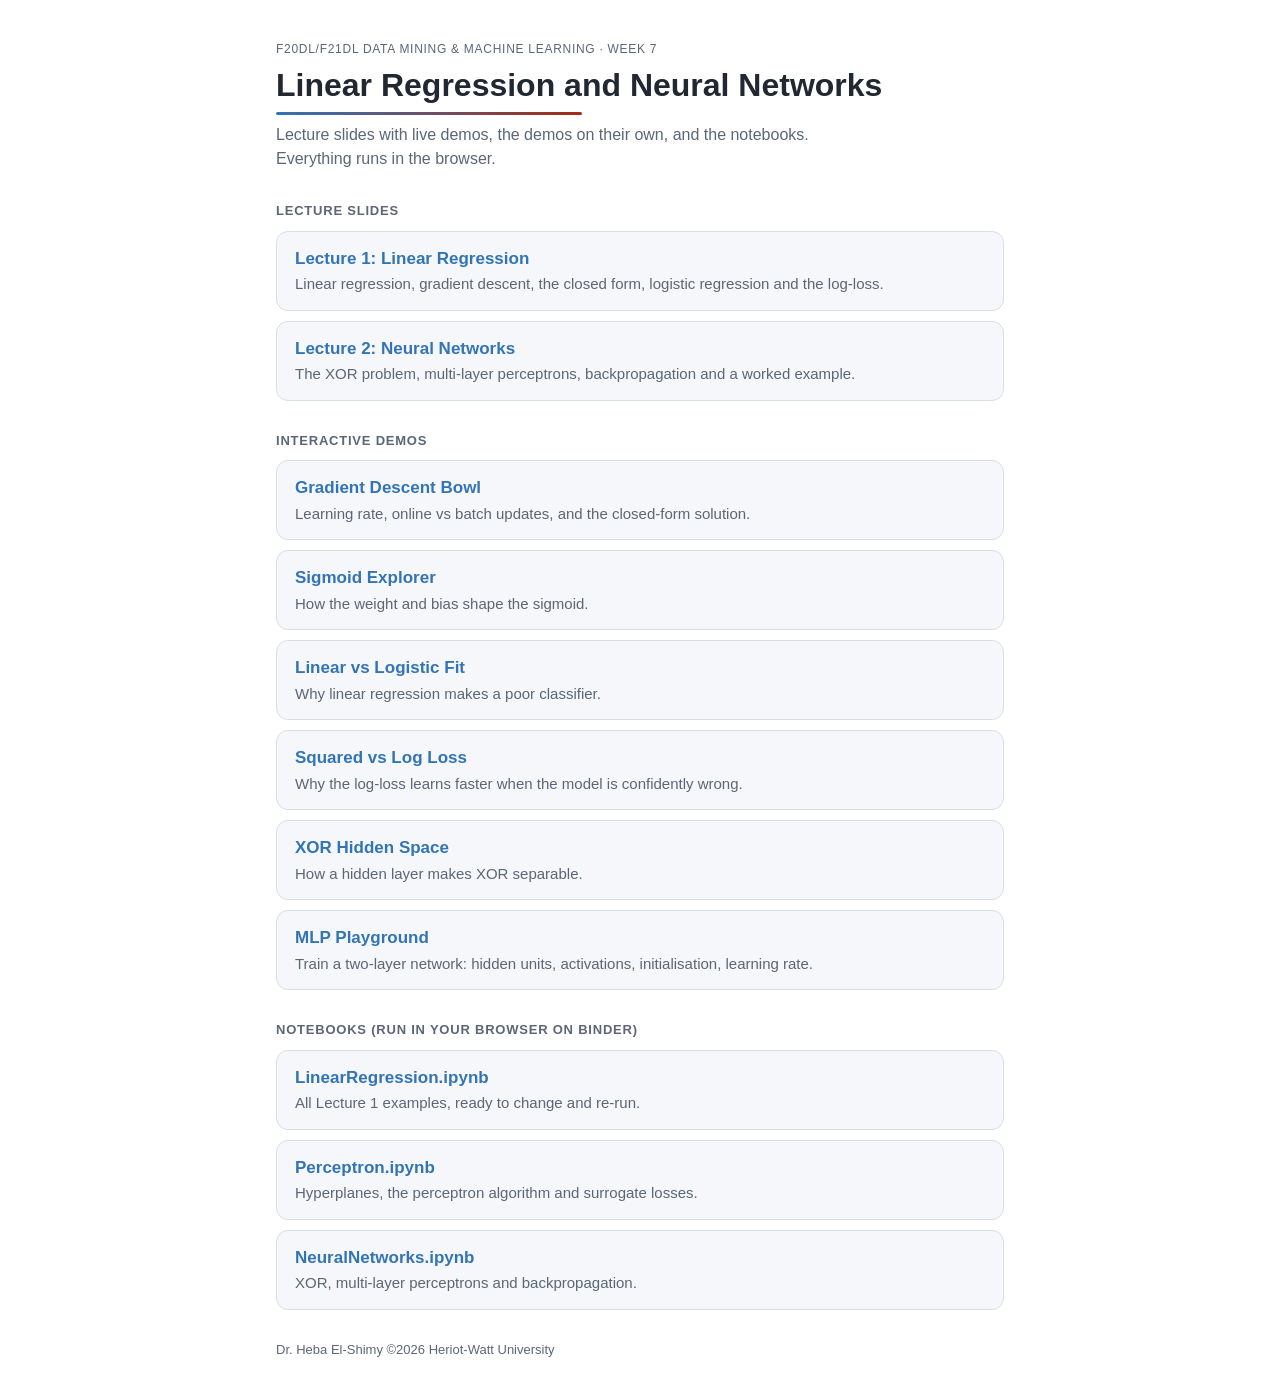
<file: index.html>
<!doctype html>
<html lang="en">
<head>
<meta charset="utf-8">
<meta name="viewport" content="width=device-width, initial-scale=1, viewport-fit=cover">
<title>Week 7 Materials</title>
<style>
  /* One narrow column: lectures first, then demos, then notebooks. Same palette as the slides. */
  :root {
    --bg: #ffffff; --panel: #f5f7fa; --fg: #222831; --muted: #5b6676; --line: #d9dee6;
    --blue: #3274B5; --red: #A62B17;
    --font-ui: -apple-system, BlinkMacSystemFont, "Segoe UI", Roboto, "Helvetica Neue", Arial, sans-serif;
  }
  @media (prefers-color-scheme: dark) { :root:not([data-theme="light"]) {
    --bg: #12161c; --panel: #1a2029; --fg: #e6eaf0; --muted: #9aa5b4; --line: #2c3440; --blue: #6fa8e0; --red: #e07a62; color-scheme: dark } }
  :root[data-theme="dark"] {
    --bg: #12161c; --panel: #1a2029; --fg: #e6eaf0; --muted: #9aa5b4; --line: #2c3440; --blue: #6fa8e0; --red: #e07a62; color-scheme: dark }
  * { box-sizing: border-box; }
  body { margin: 0; background: var(--bg); color: var(--fg); font-family: var(--font-ui); font-size: 16px; line-height: 1.5; }
  .wrap {
    max-width: 760px; margin: 0 auto; display: grid; gap: 30px;
    padding-block: 40px 32px;
    padding-left: max(16px, env(safe-area-inset-left, 0px));
    padding-right: max(16px, env(safe-area-inset-right, 0px));
  }
  header { display: grid; gap: 8px; }
  .eyebrow { font-size: 12px; letter-spacing: .06em; text-transform: uppercase; color: var(--muted); }
  h1 { margin: 0; font-size: 32px; line-height: 1.2; text-wrap: balance; }
  .rule { height: 3px; width: 42%; border-radius: 2px; background: linear-gradient(to right, var(--blue), var(--red)); }
  header p { margin: 0; color: var(--muted); max-width: 62ch; }
  h2 { margin: 0 0 10px; font-size: 13px; letter-spacing: .06em; text-transform: uppercase; color: var(--muted); }
  ul { list-style: none; margin: 0; padding: 0; display: grid; gap: 10px; }
  a.item {
    display: grid; gap: 2px; padding: 14px 18px; border: 1px solid var(--line); border-radius: 12px; background: var(--panel);
    color: inherit; text-decoration: none;
  }
  a.item:hover { border-color: var(--blue); }
  a.item:focus-visible { outline: 2px solid var(--blue); outline-offset: 2px; }
  .name { font-weight: 650; color: var(--blue); font-size: 17px; }
  .what { color: var(--muted); font-size: 15px; }
  footer { font-size: 13px; color: var(--muted); }
</style>
</head>
<body>
<div class="wrap">
  <header>
    <span class="eyebrow">F20DL/F21DL Data Mining &amp; Machine Learning · Week 7</span>
    <h1>Linear Regression and Neural Networks</h1>
    <div class="rule" aria-hidden="true"></div>
    <p>Lecture slides with live demos, the demos on their own, and the notebooks. Everything runs in the browser.</p>
  </header>

  <section>
    <h2>Lecture slides</h2>
    <ul>
      <li><a class="item" href="slides/linear-regression.html"><span class="name">Lecture 1: Linear Regression</span><span class="what">Linear regression, gradient descent, the closed form, logistic regression and the log-loss.</span></a></li>
      <li><a class="item" href="slides/neural-networks.html"><span class="name">Lecture 2: Neural Networks</span><span class="what">The XOR problem, multi-layer perceptrons, backpropagation and a worked example.</span></a></li>
    </ul>
  </section>

  <section>
    <h2>Interactive demos</h2>
    <ul>
      <li><a class="item" href="demos/gd-loss-bowl.html"><span class="name">Gradient Descent Bowl</span><span class="what">Learning rate, online vs batch updates, and the closed-form solution.</span></a></li>
      <li><a class="item" href="demos/sigmoid-explorer.html"><span class="name">Sigmoid Explorer</span><span class="what">How the weight and bias shape the sigmoid.</span></a></li>
      <li><a class="item" href="demos/linear-vs-logistic.html"><span class="name">Linear vs Logistic Fit</span><span class="what">Why linear regression makes a poor classifier.</span></a></li>
      <li><a class="item" href="demos/sigmoid-losses.html"><span class="name">Squared vs Log Loss</span><span class="what">Why the log-loss learns faster when the model is confidently wrong.</span></a></li>
      <li><a class="item" href="demos/xor-hidden-layer.html"><span class="name">XOR Hidden Space</span><span class="what">How a hidden layer makes XOR separable.</span></a></li>
      <li><a class="item" href="demos/mlp-playground.html"><span class="name">MLP Playground</span><span class="what">Train a two-layer network: hidden units, activations, initialisation, learning rate.</span></a></li>
    </ul>
  </section>

  <section>
    <h2>Notebooks (run in your browser on Binder)</h2>
    <ul>
      <li><a class="item" href="https://mybinder.org/v2/gh/HebaNAS/D2xDL-Week7/HEAD?urlpath=%2Fdoc%2Ftree%2FLinearRegression.ipynb"><span class="name">LinearRegression.ipynb</span><span class="what">All Lecture 1 examples, ready to change and re-run.</span></a></li>
      <li><a class="item" href="https://mybinder.org/v2/gh/HebaNAS/D2xDL-Week7/HEAD?urlpath=%2Fdoc%2Ftree%2FPerceptron.ipynb"><span class="name">Perceptron.ipynb</span><span class="what">Hyperplanes, the perceptron algorithm and surrogate losses.</span></a></li>
      <li><a class="item" href="https://mybinder.org/v2/gh/HebaNAS/D2xDL-Week7/HEAD?urlpath=%2Fdoc%2Ftree%2FNeuralNetworks.ipynb"><span class="name">NeuralNetworks.ipynb</span><span class="what">XOR, multi-layer perceptrons and backpropagation.</span></a></li>
    </ul>
  </section>

  <footer>Dr. Heba El-Shimy ©2026 Heriot-Watt University</footer>
</div>
</body>
</html>
</file>
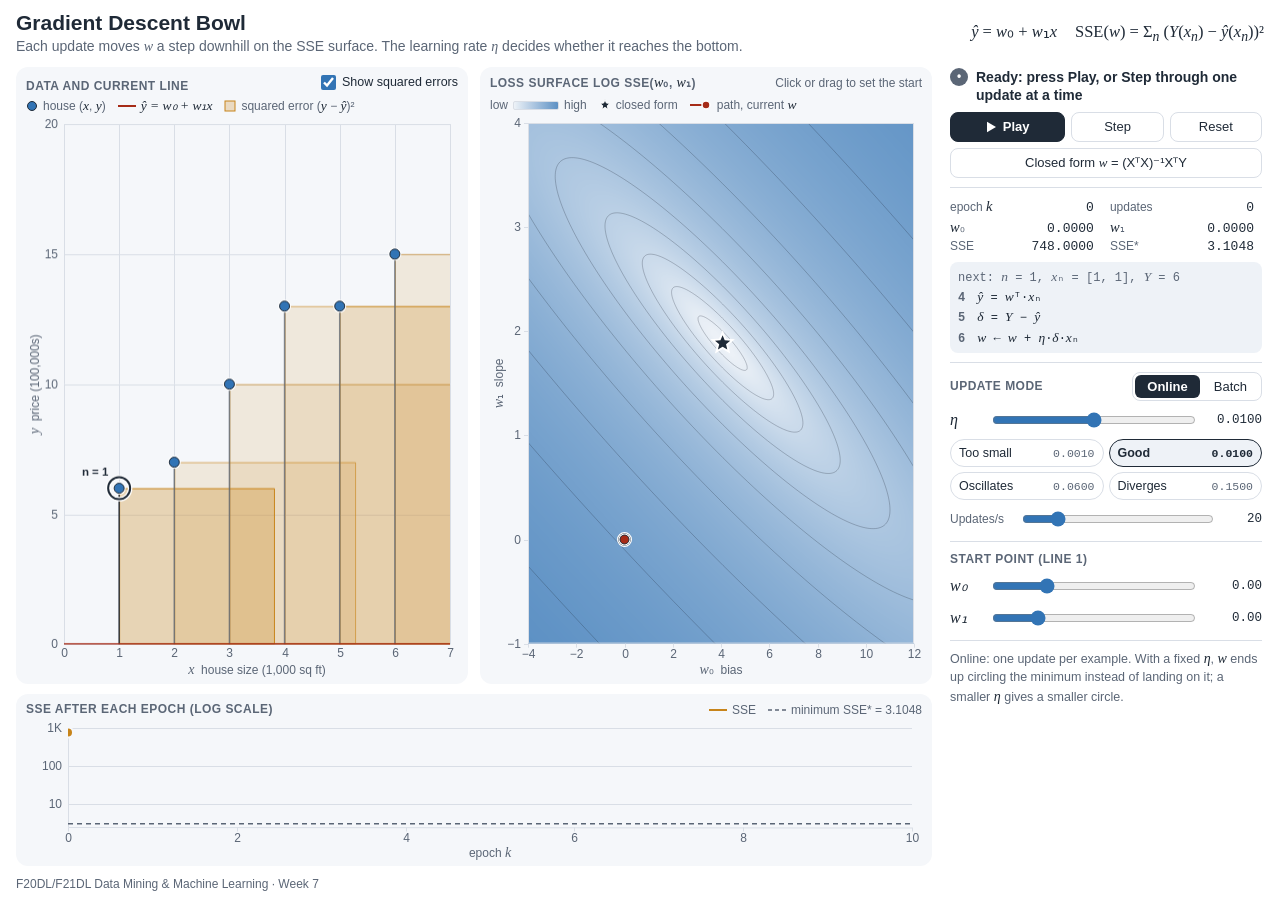
<file: demos/gd-loss-bowl.html>
<!doctype html>
<html lang="en">
<head>
<meta charset="utf-8">
<meta name="viewport" content="width=device-width, initial-scale=1, viewport-fit=cover">
<title>Gradient Descent Bowl</title>
<script>
  // Theme before first paint: ?theme=light|dark wins. Otherwise, inside a notebook or slide
  // (an iframe), use light to match the white page; opened on its own, follow the system theme.
  (function () {
    try {
      var t = new URLSearchParams(location.search).get('theme');
      if (t !== 'light' && t !== 'dark') {
        var framed = true;
        try { framed = window.self !== window.top; } catch (e) { /* cross-origin: treat as framed */ }
        t = framed ? 'light' : null;
      }
      if (t) document.documentElement.dataset.theme = t;
    } catch (e) { /* ignore */ }
  })();
</script>
<script>if (location.hash === '#deck') document.documentElement.classList.add('in-deck');</script>
<style>
:root {
  --bg: #ffffff; --panel: #f5f7fa; --fg: #1f2a37; --muted: #5b6676; --line: #d9dee6;
  --pos: #3274b5;   /* positive class (+1) and positive weights: HWU blue used on the slides */
  --neg: #a62b17;   /* negative class (-1) and negative weights: the slides' red */
  --unit1: #1b8a7a; --unit2: #c7841a;  /* hidden unit 1 / 2 lines (XOR demo) */
  --ink-btn: #1f2a37; --ink-btn-fg: #ffffff; --focus: #3274b5;
  --note-bg: #eef2f7;
  --font-ui: -apple-system, BlinkMacSystemFont, "Segoe UI", Roboto, "Helvetica Neue", Arial, sans-serif;
  --font-num: ui-monospace, "SF Mono", Menlo, Consolas, "Liberation Mono", monospace;
  --font-math: "Cambria Math", "STIX Two Math", "Times New Roman", Times, serif;
}
@media (prefers-color-scheme: dark) { :root:not([data-theme="light"]) {
  --bg: #12161c; --panel: #1a2029; --fg: #e6eaf0; --muted: #9aa5b4; --line: #2c3440;
  --pos: #6fa8e0; --neg: #e07a62; --unit1: #3fc1ae; --unit2: #e3a845;
  --ink-btn: #e6eaf0; --ink-btn-fg: #12161c; --focus: #6fa8e0; --note-bg: #1f2631; color-scheme: dark } }
:root[data-theme="dark"] {
  --bg: #12161c; --panel: #1a2029; --fg: #e6eaf0; --muted: #9aa5b4; --line: #2c3440;
  --pos: #6fa8e0; --neg: #e07a62; --unit1: #3fc1ae; --unit2: #e3a845;
  --ink-btn: #e6eaf0; --ink-btn-fg: #12161c; --focus: #6fa8e0; --note-bg: #1f2631; color-scheme: dark }

*, *::before, *::after { box-sizing: border-box; }
[hidden] { display: none !important; }
html, body { margin: 0; }
body { background: var(--bg); color: var(--fg); font-family: var(--font-ui); font-size: 14px; line-height: 1.35;
  -webkit-text-size-adjust: 100%; }
:focus-visible { outline: 2px solid var(--focus); outline-offset: 2px; }
.m { font-family: var(--font-math); font-style: italic; }

.app {
  display: grid; grid-template-rows: auto minmax(0, 1fr) auto; gap: 10px;
  height: 100vh; height: 100dvh;
  padding-block: 10px 8px;
  padding-left: max(16px, env(safe-area-inset-left, 0px));
  padding-right: max(16px, env(safe-area-inset-right, 0px));
}

/* Header */
.hdr { display: flex; align-items: center; justify-content: space-between; gap: 6px 20px; flex-wrap: wrap; }
h1 { font-size: 21px; font-weight: 650; margin: 0; line-height: 1.2; }
.sub { margin: 2px 0 0; color: var(--muted); font-size: 14px; }
.formula { display: flex; flex-wrap: wrap; gap: 2px 18px; font-family: var(--font-math); font-size: 16.5px; line-height: 1.3; }
.formula span { white-space: nowrap; }

/* Main grid */
.main { display: grid; grid-template-columns: minmax(0, 1fr) 316px; gap: 16px; min-height: 0; }
.plots { display: grid; grid-template-rows: minmax(0, 1fr) 172px; gap: 10px; min-height: 0; min-width: 0; }
.plot-pair { display: grid; grid-template-columns: minmax(0, 1fr) minmax(0, 1fr); gap: 12px; min-height: 0; }
.card { display: flex; flex-direction: column; gap: 3px; margin: 0; background: var(--panel); border-radius: 12px;
  padding: 7px 10px 6px; min-height: 0; min-width: 0; }
.card-head { display: flex; align-items: baseline; justify-content: space-between; gap: 2px 10px; flex-wrap: wrap; }
.lbl { font-size: 12px; text-transform: uppercase; letter-spacing: .04em; color: var(--muted); font-weight: 600; }
.lbl .m { text-transform: none; letter-spacing: 0; font-size: 14px; font-weight: 400; color: var(--fg); }
.hint { font-size: 12px; color: var(--muted); }
.legend { display: flex; flex-wrap: wrap; gap: 2px 12px; font-size: 12px; color: var(--muted); align-items: center; min-height: 17px; }
.legend > span { display: inline-flex; align-items: center; gap: 5px; white-space: nowrap; }
.legend svg { display: block; overflow: visible; flex: none; }
.legend .m { font-size: 13.5px; color: var(--fg); }
.grad { width: 46px; height: 9px; border-radius: 2px; border: 1px solid var(--line); }
.cv-wrap { position: relative; flex: 1 1 auto; min-height: 0; }
.cv-wrap canvas { position: absolute; inset: 0; width: 100%; height: 100%; display: block; }
#cvSurf { cursor: crosshair; touch-action: pan-y; }
.tip { position: absolute; z-index: 2; pointer-events: none; background: var(--bg); color: var(--fg); border: 1px solid var(--line);
  border-radius: 6px; padding: 3px 7px; font-family: var(--font-num); font-variant-numeric: tabular-nums; font-size: 12px;
  white-space: nowrap; box-shadow: 0 2px 8px rgba(0,0,0,.12); }

/* Controls */
.controls { display: flex; flex-direction: column; gap: 9px; min-height: 0; overflow-y: auto; overflow-x: hidden; padding: 1px 2px 2px; }
.sec { display: flex; flex-direction: column; gap: 6px; }
.sec + .sec { border-top: 1px solid var(--line); padding-top: 9px; }
.status { display: flex; align-items: flex-start; gap: 8px; font-size: 14px; line-height: 1.3; min-height: 38px; font-weight: 550; }
.status .badge { flex: none; width: 18px; height: 18px; border-radius: 50%; display: inline-flex; align-items: center; justify-content: center;
  font-size: 12px; font-weight: 700; color: var(--bg); background: var(--pos); margin-top: 0; font-family: var(--font-ui); }
.status[data-kind="bad"] .badge { background: var(--neg); }
.status[data-kind="done"] .badge, .status[data-kind="cf"] .badge { background: var(--unit1); }
.status[data-kind="hover"] .badge { background: var(--unit1); }
.status[data-kind="osc"] .badge, .status[data-kind="bounce"] .badge { background: var(--unit2); }
.status[data-kind="idle"] .badge { background: var(--muted); }
.btn-grid { display: grid; grid-template-columns: 1.25fr 1fr 1fr; gap: 6px; }
.btn-grid .wide { grid-column: 1 / -1; }
button { font: inherit; font-size: 13px; height: 30px; padding: 0 10px; border-radius: 8px; cursor: pointer;
  border: 1px solid var(--line); background: transparent; color: var(--fg); white-space: nowrap; }
button:hover { border-color: var(--muted); }
button.primary { background: var(--ink-btn); color: var(--ink-btn-fg); border-color: var(--ink-btn); font-weight: 600;
  display: inline-flex; align-items: center; justify-content: center; gap: 6px; }
button.primary svg { fill: currentColor; }
.readouts { display: grid; grid-template-columns: auto 1fr auto 1fr; column-gap: 8px; row-gap: 1px; align-items: baseline; font-size: 13px; }
.readouts .k { color: var(--muted); font-size: 12px; }
.readouts .k .m { color: var(--fg); font-size: 14.5px; }
.readouts .v { font-family: var(--font-num); font-variant-numeric: tabular-nums; text-align: right; padding-right: 8px; white-space: nowrap; }
.algo { background: var(--note-bg); border-radius: 8px; padding: 5px 8px; font-family: var(--font-num); font-variant-numeric: tabular-nums;
  font-size: 12px; line-height: 1.5; min-height: 84px; }
.algo div { white-space: nowrap; overflow: hidden; text-overflow: ellipsis; }
.algo .hd { color: var(--muted); }
.algo .ln { color: var(--muted); font-weight: 700; display: inline-block; width: 1.6em; }
.algo .sym { font-family: var(--font-math); font-style: italic; font-size: 13.5px; }
.row { display: flex; align-items: center; justify-content: space-between; gap: 8px; min-height: 28px; }
.seg { display: inline-flex; border: 1px solid var(--line); border-radius: 8px; padding: 2px; gap: 2px; }
.seg input { position: absolute; opacity: 0; width: 1px; height: 1px; margin: 0; pointer-events: none; }
.seg label { font-size: 13px; padding: 3px 12px; border-radius: 6px; cursor: pointer; user-select: none; }
.seg input:checked + label { background: var(--ink-btn); color: var(--ink-btn-fg); font-weight: 600; }
.seg input:focus-visible + label { outline: 2px solid var(--focus); outline-offset: 1px; }
.check { display: inline-flex; align-items: center; gap: 6px; font-size: 12.5px; cursor: pointer; color: var(--fg); text-transform: none; letter-spacing: 0; }
.check input { accent-color: var(--pos); width: 15px; height: 15px; margin: 0; }
.srow { display: grid; grid-template-columns: 34px minmax(0, 1fr) 58px; align-items: center; column-gap: 8px; height: 26px; }
.srow > label { font-family: var(--font-math); font-style: italic; font-size: 16px; line-height: 1; }
.srow > label.word { font-family: var(--font-ui); font-style: normal; font-size: 12px; color: var(--muted); }
.srow.wide { grid-template-columns: 64px minmax(0, 1fr) 40px; }
.srow output { font-family: var(--font-num); font-variant-numeric: tabular-nums; font-size: 12.5px; text-align: right; }
input[type=range] { width: 100%; margin: 0; accent-color: var(--pos); height: 18px; cursor: pointer; }
.chips { display: grid; grid-template-columns: 1fr 1fr; gap: 5px; }
.chip { height: 28px; padding: 0 8px; font-size: 12.5px; display: flex; align-items: center; justify-content: space-between; gap: 6px; border-radius: 14px; }
.chip .cv { font-family: var(--font-num); font-variant-numeric: tabular-nums; font-size: 11.5px; color: var(--muted); }
.chip[aria-pressed="true"] { border-color: var(--fg); background: var(--note-bg); font-weight: 600; }
.chip[aria-pressed="true"] .cv { color: var(--fg); }
.small-note { font-size: 12.5px; color: var(--muted); margin: 0; line-height: 1.4; border-top: 1px solid var(--line); padding-top: 8px; }
.small-note .m { color: var(--fg); font-size: 14px; }
.small-note .nw { white-space: nowrap; }
.small-note sub { line-height: 0; }

footer { font-size: 12px; color: var(--muted); }
html.in-deck footer { display: none; } /* the slides already carry a footer */

/* Short screens (e.g. inside a 724px-tall slide): drop the explanatory note so the controls fit */
@media (min-width: 900px) and (max-height: 745px) {
  #modeNote { display: none; }
  .controls { gap: 7px; }
  .sec + .sec { padding-top: 7px; }
}

/* Phone / narrow */
@media (max-width: 899px) {
  .app { display: flex; flex-direction: column; height: auto; min-height: 100vh; gap: 14px; padding-block: 12px 14px; }
  .main { display: flex; flex-direction: column; gap: 16px; }
  .plots { display: flex; flex-direction: column; gap: 14px; }
  .plot-pair { grid-template-columns: minmax(0, 1fr); gap: 14px; }
  #cardData .cv-wrap { flex: none; aspect-ratio: 5 / 4; width: 100%; }
  #cardSurf .cv-wrap { flex: none; aspect-ratio: 1 / 1; width: 100%; }
  #cardLoss .cv-wrap { flex: none; aspect-ratio: 2 / 1; width: 100%; }
  .controls { overflow: visible; }
}
</style>
</head>
<body>
<div class="app">
  <header class="hdr">
    <div>
      <h1>Gradient Descent Bowl</h1>
      <p class="sub">Each update moves <span class="m">w</span> a step downhill on the SSE surface. The learning rate <span class="m">η</span> decides whether it reaches the bottom.</p>
    </div>
    <div class="formula" aria-label="Model and loss">
      <span><span class="m">ŷ</span> = <span class="m">w</span>₀ + <span class="m">w</span>₁<span class="m">x</span></span>
      <span>SSE(<span class="m">w</span>) = Σ<sub class="m">n</sub> (<span class="m">Y</span>(<span class="m">x</span><sub class="m">n</sub>) − <span class="m">ŷ</span>(<span class="m">x</span><sub class="m">n</sub>))²</span>
    </div>
  </header>

  <main class="main">
    <section class="plots" aria-label="Plots">
      <div class="plot-pair">
        <figure class="card" id="cardData">
          <figcaption class="card-head">
            <span class="lbl">Data and current line</span>
            <label class="check" for="showSq"><input type="checkbox" id="showSq" checked> Show squared errors</label>
          </figcaption>
          <div class="legend" aria-hidden="true">
            <span><svg width="12" height="12" viewBox="0 0 12 12"><circle cx="6" cy="6" r="4.5" style="fill:var(--pos);stroke:var(--fg)" stroke-width="1"/></svg><span>house (<span class="m">x</span>, <span class="m">y</span>)</span></span>
            <span><svg width="18" height="6" viewBox="0 0 18 6"><line x1="0" y1="3" x2="18" y2="3" style="stroke:var(--neg)" stroke-width="2"/></svg><span class="m">ŷ = w₀ + w₁x</span></span>
            <span id="legSq"><svg width="12" height="12" viewBox="0 0 12 12"><rect x="1" y="1" width="10" height="10" style="fill:var(--unit2);fill-opacity:.25;stroke:var(--unit2)" stroke-width="1"/></svg><span>squared error (<span class="m">y</span> − <span class="m">ŷ</span>)²</span></span>
          </div>
          <div class="cv-wrap"><canvas id="cvData" role="img" aria-label="House price data with the current regression line and its residuals"></canvas><div class="tip" id="tipData" hidden></div></div>
        </figure>
        <figure class="card" id="cardSurf">
          <figcaption class="card-head">
            <span class="lbl">Loss surface log SSE(<span class="m">w</span>₀, <span class="m">w</span>₁)</span>
            <span class="hint">Click or drag to set the start</span>
          </figcaption>
          <div class="legend" aria-hidden="true">
            <span><span>low</span><span class="grad" id="gradSw"></span><span>high</span></span>
            <span><svg width="12" height="12" viewBox="-6 -6 12 12"><path id="starIcon" style="fill:var(--fg);stroke:var(--bg)" stroke-width="1"/></svg><span>closed form</span></span>
            <span><svg width="22" height="10" viewBox="0 0 22 10"><line x1="0" y1="5" x2="16" y2="5" style="stroke:var(--neg)" stroke-width="2"/><circle cx="16" cy="5" r="4" style="fill:var(--neg);stroke:var(--bg)" stroke-width="1.5"/></svg><span>path, current <span class="m">w</span></span></span>
          </div>
          <div class="cv-wrap"><canvas id="cvSurf" role="img" aria-label="Contour map of log SSE over w0 and w1 with the gradient descent path"></canvas><div class="tip" id="tipSurf" hidden></div></div>
        </figure>
      </div>
      <figure class="card" id="cardLoss">
        <figcaption class="card-head">
          <span class="lbl">SSE after each epoch (log scale)</span>
          <span class="legend" aria-hidden="true">
            <span><svg width="18" height="6" viewBox="0 0 18 6"><line x1="0" y1="3" x2="18" y2="3" style="stroke:var(--unit2)" stroke-width="2"/></svg><span>SSE</span></span>
            <span><svg width="18" height="6" viewBox="0 0 18 6"><line x1="0" y1="3" x2="18" y2="3" style="stroke:var(--muted)" stroke-width="1.5" stroke-dasharray="4 3"/></svg><span>minimum SSE* = <span id="sseStarLeg">3.1048</span></span></span>
          </span>
        </figcaption>
        <div class="cv-wrap"><canvas id="cvLoss" role="img" aria-label="SSE after each epoch on a log scale"></canvas><div class="tip" id="tipLoss" hidden></div></div>
      </figure>
    </section>

    <aside class="controls" aria-label="Controls">
      <div class="sec">
        <div class="status" id="status" data-kind="idle" aria-live="polite"><span class="badge" id="statusBadge" aria-hidden="true">•</span><span id="statusTxt">Ready</span></div>
        <div class="btn-grid">
          <button type="button" class="primary" id="btnPlay" aria-pressed="false"></button>
          <button type="button" id="btnStep">Step</button>
          <button type="button" id="btnReset">Reset</button>
          <button type="button" class="wide" id="btnClosed">Closed form <span class="m">w</span> = (XᵀX)⁻¹XᵀY</button>
        </div>
      </div>

      <div class="sec">
        <div class="readouts" aria-label="Current values">
          <span class="k">epoch <span class="m">k</span></span><span class="v" id="rEpoch">0</span>
          <span class="k">updates</span><span class="v" id="rUpd">0</span>
          <span class="k"><span class="m">w</span>₀</span><span class="v" id="rW0">0.0000</span>
          <span class="k"><span class="m">w</span>₁</span><span class="v" id="rW1">0.0000</span>
          <span class="k">SSE</span><span class="v" id="rSse">0</span>
          <span class="k">SSE*</span><span class="v" id="rSseStar">0</span>
        </div>
        <div class="algo" id="algo" aria-label="Current step of the algorithm"></div>
      </div>

      <div class="sec">
        <div class="row">
          <span class="lbl" id="modeLbl">Update mode</span>
          <div class="seg" role="radiogroup" aria-labelledby="modeLbl">
            <input type="radio" name="mode" id="modeOnline" value="online" checked><label for="modeOnline">Online</label>
            <input type="radio" name="mode" id="modeBatch" value="batch"><label for="modeBatch">Batch</label>
          </div>
        </div>
        <div class="srow">
          <label for="eta">η</label>
          <input type="range" id="eta" min="0" max="1000" step="1" value="500" aria-describedby="etaVal">
          <output id="etaVal" for="eta">0.0100</output>
        </div>
        <div class="chips" role="group" aria-label="Learning-rate presets">
          <button type="button" class="chip" id="presetTooSmall" data-preset="tooSmall" aria-pressed="false"><span>Too small</span><span class="cv"></span></button>
          <button type="button" class="chip" id="presetGood" data-preset="good" aria-pressed="false"><span>Good</span><span class="cv"></span></button>
          <button type="button" class="chip" id="presetOsc" data-preset="oscillates" aria-pressed="false"><span>Oscillates</span><span class="cv"></span></button>
          <button type="button" class="chip" id="presetDiv" data-preset="diverges" aria-pressed="false"><span>Diverges</span><span class="cv"></span></button>
        </div>
        <div class="srow wide">
          <label for="speed" class="word">Updates/s</label>
          <input type="range" id="speed" min="1" max="120" step="1" value="20" aria-describedby="speedVal">
          <output id="speedVal" for="speed">20</output>
        </div>
      </div>

      <div class="sec">
        <span class="lbl">Start point (line 1)</span>
        <div class="srow">
          <label for="w0Start"><span>w</span>₀</label>
          <input type="range" id="w0Start" min="-4" max="12" step="0.01" value="0" aria-describedby="w0StartVal">
          <output id="w0StartVal" for="w0Start">0.00</output>
        </div>
        <div class="srow">
          <label for="w1Start"><span>w</span>₁</label>
          <input type="range" id="w1Start" min="-1" max="4" step="0.01" value="0" aria-describedby="w1StartVal">
          <output id="w1StartVal" for="w1Start">0.00</output>
        </div>
      </div>

      <p class="small-note" id="modeNote"></p>
    </aside>
  </main>

  <footer>F20DL/F21DL Data Mining &amp; Machine Learning · Week 7</footer>
</div>

<script>
(() => {
'use strict';

/* ================= Model (pure functions) ================= */
// Lecture notebook data: x = house size (1,000 sq ft), y = price (100,000s). x_n = [1, x] so w0 is the bias.
const XS = [1, 2, 3, 4, 5, 6];
const YS = [6, 7, 10, 13, 13, 15];
const N = XS.length;
const W0R = [-4, 12], W1R = [-1, 4];          // loss-surface window
const ETA_MIN = 0.0005, ETA_MAX = 0.2;        // log slider range (0.2 so online mode can show divergence)
const DIVERGE_SSE = 1e6;
const PATH_MAX = 400;

function sse(w0, w1) {
  let s = 0;
  for (let i = 0; i < N; i++) { const r = YS[i] - (w0 + w1 * XS[i]); s += r * r; }
  return s;
}
// XᵀX and XᵀY with rows x_n = [1, x_n]
const XtX = [[N, 0], [0, 0]], XtY = [0, 0];
for (let i = 0; i < N; i++) { XtX[0][1] += XS[i]; XtX[1][1] += XS[i] * XS[i]; XtY[0] += YS[i]; XtY[1] += XS[i] * YS[i]; }
XtX[1][0] = XtX[0][1];
function closedForm() {
  const a = XtX[0][0], b = XtX[0][1], c = XtX[1][0], d = XtX[1][1];
  const det = a * d - b * c;
  return [(d * XtY[0] - b * XtY[1]) / det, (-c * XtY[0] + a * XtY[1]) / det];
}
const WSTAR = closedForm();
const SSE_STAR = sse(WSTAR[0], WSTAR[1]);
// Eigen-directions of XᵀX: steep (λmax) and shallow (λmin) directions of the bowl.
const TR = XtX[0][0] + XtX[1][1], DET = XtX[0][0] * XtX[1][1] - XtX[0][1] * XtX[1][0];
const DISC = Math.sqrt(TR * TR / 4 - DET);
const LMAX = TR / 2 + DISC, LMIN = TR / 2 - DISC;
const vS = (() => { const v = [XtX[0][1], LMAX - XtX[0][0]]; const n = Math.hypot(v[0], v[1]); return [v[0] / n, v[1] / n]; })();
const vF = [-vS[1], vS[0]];
const XMAX = Math.max(...XS);

// Slide lines 4-6 for one example: ŷ = wᵀx_n, δ = Y − ŷ, w ← w + η δ x_n
function onlineUpdate(w, i, eta) {
  const x = XS[i], yhat = w[0] + w[1] * x, d = YS[i] - yhat;
  return { yhat, d, w: [w[0] + eta * d, w[1] + eta * d * x] };
}
// Batch: w ← w + η Σ_n δ_n x_n
function batchUpdate(w, eta) {
  let g0 = 0, g1 = 0;
  for (let i = 0; i < N; i++) { const d = YS[i] - (w[0] + w[1] * XS[i]); g0 += d; g1 += d * XS[i]; }
  return { g: [g0, g1], w: [w[0] + eta * g0, w[1] + eta * g1] };
}
const isBad = s => !Number.isFinite(s) || s > DIVERGE_SSE;
function runEpochs(mode, eta, nEpochs, start = [0, 0]) {
  let w = [+start[0], +start[1]], diverged = false, k = 0;
  outer: for (k = 0; k < nEpochs; k++) {
    if (mode === 'batch') {
      w = batchUpdate(w, eta).w;
      if (isBad(sse(w[0], w[1]))) { diverged = true; k++; break; }
    } else {
      for (let i = 0; i < N; i++) {
        w = onlineUpdate(w, i, eta).w;
        if (isBad(sse(w[0], w[1]))) { diverged = true; k++; break outer; }
      }
    }
  }
  return { w, sse: sse(w[0], w[1]), diverged, epochs: k };
}
// Online GD with fixed η is a linear map per epoch: w → M w + b. Find where it settles (a small loop of 6 points).
function onlineCycle(eta) {
  let M = [[1, 0], [0, 1]], b = [0, 0];
  for (let i = 0; i < N; i++) {
    const x = XS[i];
    const P = [[1 - eta, -eta * x], [-eta * x, 1 - eta * x * x]];
    M = [[P[0][0] * M[0][0] + P[0][1] * M[1][0], P[0][0] * M[0][1] + P[0][1] * M[1][1]],
         [P[1][0] * M[0][0] + P[1][1] * M[1][0], P[1][0] * M[0][1] + P[1][1] * M[1][1]]];
    b = [P[0][0] * b[0] + P[0][1] * b[1] + eta * YS[i], P[1][0] * b[0] + P[1][1] * b[1] + eta * YS[i] * x];
  }
  const tr = M[0][0] + M[1][1], det = M[0][0] * M[1][1] - M[0][1] * M[1][0];
  const disc = tr * tr / 4 - det;
  const rho = disc >= 0 ? Math.max(Math.abs(tr / 2 + Math.sqrt(disc)), Math.abs(tr / 2 - Math.sqrt(disc))) : Math.sqrt(det);
  if (!(rho < 1)) return { rho, stable: false };
  const A = [[1 - M[0][0], -M[0][1]], [-M[1][0], 1 - M[1][1]]];
  const dA = A[0][0] * A[1][1] - A[0][1] * A[1][0];
  const wfp = [(A[1][1] * b[0] - A[0][1] * b[1]) / dA, (-A[1][0] * b[0] + A[0][0] * b[1]) / dA];
  const pts = []; let w = wfp, R = 0, maxS = 0, minS = Infinity;
  for (let i = 0; i < N; i++) {
    w = onlineUpdate(w, i, eta).w; pts.push(w);
    R = Math.max(R, Math.hypot(w[0] - wfp[0], w[1] - wfp[1]));
    const s = sse(w[0], w[1]); maxS = Math.max(maxS, s); minS = Math.min(minS, s);
  }
  return { rho, stable: true, wfp, pts, R, maxS, minS };
}

// Learning-rate presets, verified by simulation (see the self-tests in the report):
//   batch is stable for η < 2/λmax ≈ 0.0209 and zig-zags across the valley for η > 1/λmax ≈ 0.0104;
//   online (one example at a time) only blows up for η above ≈ 0.133 on this data, but for η > 2/(1 + 6²) ≈ 0.054
//   each update on x = 6 overshoots by more than it corrects, so w keeps bouncing far from the minimum.
const PRESETS = {
  online: { tooSmall: 0.001, good: 0.01, oscillates: 0.06, diverges: 0.15 },
  batch:  { tooSmall: 0.001, good: 0.01, oscillates: 0.02, diverges: 0.022 }
};

/* ================= State ================= */
const S = {
  mode: 'online', eta: 0.01, speed: 20, start: [0, 0], showSq: true,
  w: [0, 0], updates: 0, n: 0, epochs: 0,
  path: [], trail: [], loss: [],
  playing: false, diverged: false, converged: false,
  last: null, cfAt: -1, jump: null, anim: null,
  cyc: onlineCycle(0.01), hover: { data: null, surf: null, loss: null }
};
const curSse = () => sse(S.w[0], S.w[1]);
// Batch GD counts as converged once w equals the closed form to the 4 decimals shown in the readouts.
const atMin = () => Math.abs(S.w[0] - WSTAR[0]) < 5e-5 && Math.abs(S.w[1] - WSTAR[1]) < 5e-5;

function resetRun() {
  S.anim = null;
  S.w = [S.start[0], S.start[1]];
  S.updates = 0; S.n = 0; S.epochs = 0;
  S.path = [S.w.slice()]; S.trail = [S.w.slice()];
  S.loss = [[0, curSse()]];
  S.diverged = false; S.converged = false; S.last = null; S.cfAt = -1; S.jump = null;
  markDirty();
}
function pushCapped(arr, p, cap) { arr.push(p); if (arr.length > cap) arr.splice(0, arr.length - cap); }
function decimate(arr, cap) {
  if (arr.length <= cap) return;
  const out = [arr[0]];
  for (let i = 1; i < arr.length - 1; i += 2) out.push(arr[i]);
  out.push(arr[arr.length - 1]);
  arr.length = 0; Array.prototype.push.apply(arr, out);
}
function endEpoch() {
  S.epochs++;
  S.loss.push([S.epochs, curSse()]); decimate(S.loss, 6000);
  S.trail.push(S.w.slice()); decimate(S.trail, 4000);
}
function doStep() {
  if (S.diverged) return false;
  if (S.mode === 'online') {
    const i = S.n, wOld = S.w;
    const u = onlineUpdate(wOld, i, S.eta);
    S.w = u.w; S.last = { mode: 'online', i, yhat: u.yhat, d: u.d, w: u.w };
    S.n = (i + 1) % N; S.updates++;
    if (S.n === 0) endEpoch();
  } else {
    const u = batchUpdate(S.w, S.eta);
    S.w = u.w; S.last = { mode: 'batch', g: u.g, w: u.w };
    S.updates++; endEpoch();
  }
  pushCapped(S.path, S.w.slice(), PATH_MAX);
  const s = curSse();
  if (isBad(s)) { S.diverged = true; setPlaying(false); }
  markDirty();
  return true;
}

/* ================= Status line ================= */
function classify() {
  if (S.anim) return ['cf', 'Solving w = (XᵀX)⁻¹XᵀY directly…'];
  if (S.cfAt >= 0 && S.updates === S.cfAt) return ['cf', 'Closed form: one matrix solve lands exactly on the minimum'];
  if (S.diverged) return ['bad', 'Diverging: η is too large for this data. Paused once SSE passed 10⁶'];
  if (S.updates === 0) return ['idle', 'Ready: press Play, or Step through one update at a time'];
  const s = curSse(), eta = S.eta;
  if (S.mode === 'batch') {
    const rs = 1 - eta * LMAX;
    if (Math.abs(rs) >= 1) return ['bad', 'Diverging: η is too large for this data'];
    if (atMin()) return ['done', 'Converged: w matches the closed-form solution to 4 decimals'];
    const e = [S.w[0] - WSTAR[0], S.w[1] - WSTAR[1]];
    const cs = e[0] * vS[0] + e[1] * vS[1], cf = e[0] * vF[0] + e[1] * vF[1];
    if (rs < 0 && Math.abs(cs) > 0.03) return ['osc', 'Oscillating across the valley: each step overshoots the steep direction'];
    if (eta <= 0.002) return ['slow', 'Converging very slowly: η is small, so every step is tiny'];
    if (LMAX * cs * cs > LMIN * cf * cf) return ['go', 'Converging: w heads down the steep side of the bowl'];
    return ['valley', 'Converging slowly along the flat valley floor'];
  }
  const cyc = S.cyc;
  if (!cyc.stable) return ['bad', 'Diverging: η is too large for this data'];
  const p = cyc.pts[(S.n + N - 1) % N];
  const e = [S.w[0] - p[0], S.w[1] - p[1]];
  if (Math.hypot(e[0], e[1]) < Math.max(2 * cyc.R, 1e-4)) {
    return cyc.maxS <= 2 * SSE_STAR
      ? ['hover', 'Hovering near the minimum: each example pulls w slightly differently']
      : ['bounce', 'Stuck bouncing in the valley: η is too large, so w never settles on the minimum'];
  }
  if (eta > 2 / (1 + XMAX * XMAX)) return ['osc', 'Oscillating: each update overshoots its own example, so w zig-zags'];
  if (eta <= 0.002) return ['slow', 'Converging very slowly: η is small, so every step is tiny'];
  const cs = e[0] * vS[0] + e[1] * vS[1], cf = e[0] * vF[0] + e[1] * vF[1];
  if (LMAX * cs * cs > LMIN * cf * cf) return ['go', 'Converging: w heads down the steep side of the bowl'];
  return ['valley', 'Converging slowly along the flat valley floor'];
}
const BADGE = { bad: '!', done: '✓', cf: '✓', hover: '≈', osc: '~', bounce: '~', idle: '•', slow: '•', go: '•', valley: '•' };

/* ================= Formatting ================= */
const minus = s => s.replace(/-/g, '−');
function f4(v) {
  if (!Number.isFinite(v)) return v > 0 ? '∞' : (v < 0 ? '−∞' : 'NaN');
  const a = Math.abs(v);
  if (a >= 1e5) return minus(v.toExponential(2).replace('e+', 'e'));
  return minus(v.toFixed(4));
}
function fS(v) {
  if (!Number.isFinite(v)) return '∞';
  if (v >= 1e5) return v.toExponential(2).replace('e+', 'e');
  return v.toFixed(4);
}
const f2 = v => minus(v.toFixed(2));
function tickNum(v) { return minus(String(Math.round(v * 1000) / 1000)); }
function compact(v) {
  if (v >= 1e6) return (v / 1e6) + 'M';
  if (v >= 1e3) return (v / 1e3) + 'K';
  return String(+v.toPrecision(3));
}

/* ================= Theme ================= */
let C = {};
function parseColor(str) {
  str = (str || '').trim();
  if (str[0] === '#') {
    let h = str.slice(1);
    if (h.length === 3) h = h.split('').map(c => c + c).join('');
    const n = parseInt(h.slice(0, 6), 16);
    return [(n >> 16) & 255, (n >> 8) & 255, n & 255];
  }
  const m = str.match(/[\d.]+/g);
  return m ? m.slice(0, 3).map(Number) : [128, 128, 128];
}
const rgba = (c, a) => `rgba(${c[0]},${c[1]},${c[2]},${a})`;
function readTheme() {
  const cs = getComputedStyle(document.documentElement);
  const g = n => cs.getPropertyValue(n);
  C = {
    bg: parseColor(g('--bg')), panel: parseColor(g('--panel')), fg: parseColor(g('--fg')), muted: parseColor(g('--muted')),
    line: parseColor(g('--line')), pos: parseColor(g('--pos')), neg: parseColor(g('--neg')), unit1: parseColor(g('--unit1')),
    unit2: parseColor(g('--unit2')),
    fontUi: g('--font-ui').trim() || 'sans-serif', fontNum: g('--font-num').trim() || 'monospace', fontMath: g('--font-math').trim() || 'serif'
  };
  C.dark = (C.bg[0] + C.bg[1] + C.bg[2]) < 300;
  const lo = heatColor(0), hi = heatColor(1);
  document.getElementById('gradSw').style.background = `linear-gradient(90deg, rgb(${lo}), rgb(${heatColor(0.5)}), rgb(${hi}))`;
}
// One-hue sequential ramp: panel → blue. Low SSE stays close to the panel, high SSE is the strongest blue.
function heatColor(t) {
  const a = C.dark ? 0.04 + 0.62 * t : 0.04 + 0.74 * t;
  return [0, 1, 2].map(k => Math.round(C.panel[k] + (C.pos[k] - C.panel[k]) * a));
}

/* ================= Canvas helpers ================= */
function makePlot(id, margins) {
  const cv = document.getElementById(id);
  return { cv, ctx: cv.getContext('2d'), m: margins, w: 1, h: 1, dpr: 1, pr: { x: 0, y: 0, w: 1, h: 1 }, base: null };
}
const plots = {
  data: makePlot('cvData', { l: 38, r: 8, t: 6, b: 34 }),
  surf: makePlot('cvSurf', { l: 38, r: 8, t: 6, b: 34 }),
  loss: makePlot('cvLoss', { l: 42, r: 10, t: 6, b: 32 })
};
function sizePlot(P) {
  const r = P.cv.getBoundingClientRect();
  const dpr = Math.min(window.devicePixelRatio || 1, 3);
  P.w = Math.max(1, r.width); P.h = Math.max(1, r.height); P.dpr = dpr;
  const W = Math.max(1, Math.round(P.w * dpr)), H = Math.max(1, Math.round(P.h * dpr));
  if (P.cv.width !== W) P.cv.width = W;
  if (P.cv.height !== H) P.cv.height = H;
  P.pr = { x: P.m.l, y: P.m.t, w: Math.max(10, P.w - P.m.l - P.m.r), h: Math.max(10, P.h - P.m.t - P.m.b) };
}
const CL = 1e4;
const clampPx = v => (Number.isFinite(v) ? Math.max(-CL, Math.min(CL, v)) : (v > 0 ? CL : -CL));
function font(px, kind = 'ui', style = '') { return `${style} ${px}px ${kind === 'num' ? C.fontNum : kind === 'math' ? C.fontMath : C.fontUi}`.trim(); }
// Draw a label made of plain and maths (italic serif) pieces.
function richText(ctx, parts, x, y, align = 'center') {
  let total = 0;
  const widths = parts.map(p => { ctx.font = p.math ? font(14, 'math', 'italic') : font(12); const w = ctx.measureText(p.t).width; total += w; return w; });
  let cx = align === 'center' ? x - total / 2 : align === 'right' ? x - total : x;
  ctx.textAlign = 'left';
  parts.forEach((p, i) => { ctx.font = p.math ? font(14, 'math', 'italic') : font(12); ctx.fillText(p.t, cx, y); cx += widths[i]; });
}
function starPath(ctx, x, y, R) {
  const r = R * 0.45;
  ctx.beginPath();
  for (let k = 0; k < 10; k++) {
    const a = -Math.PI / 2 + k * Math.PI / 5, rr = k % 2 ? r : R;
    const px = x + rr * Math.cos(a), py = y + rr * Math.sin(a);
    k ? ctx.lineTo(px, py) : ctx.moveTo(px, py);
  }
  ctx.closePath();
}
(function legendStar() {
  const pts = [];
  for (let k = 0; k < 10; k++) { const a = -Math.PI / 2 + k * Math.PI / 5, rr = k % 2 ? 2.4 : 5.4; pts.push(`${(rr * Math.cos(a)).toFixed(2)},${(rr * Math.sin(a)).toFixed(2)}`); }
  document.getElementById('starIcon').setAttribute('d', 'M' + pts.join('L') + 'Z');
})();

/* ---------- (A) data plot ---------- */
const DX = [0, 7], DY = [0, 20];
function drawData() {
  const P = plots.data, ctx = P.ctx, pr = P.pr;
  ctx.setTransform(P.dpr, 0, 0, P.dpr, 0, 0);
  ctx.clearRect(0, 0, P.w, P.h);
  const X = x => pr.x + (x - DX[0]) / (DX[1] - DX[0]) * pr.w;
  const Y = y => pr.y + (DY[1] - y) / (DY[1] - DY[0]) * pr.h;
  // grid
  ctx.lineWidth = 1; ctx.strokeStyle = rgba(C.line, 1);
  ctx.fillStyle = rgba(C.muted, 1); ctx.font = font(12); ctx.textBaseline = 'middle';
  for (let x = 0; x <= 7; x++) {
    const px = Math.round(X(x)) + 0.5;
    ctx.beginPath(); ctx.moveTo(px, pr.y); ctx.lineTo(px, pr.y + pr.h); ctx.stroke();
    ctx.textAlign = 'center'; ctx.fillText(String(x), px, pr.y + pr.h + 9);
  }
  for (let y = 0; y <= 20; y += 5) {
    const py = Math.round(Y(y)) + 0.5;
    ctx.beginPath(); ctx.moveTo(pr.x, py); ctx.lineTo(pr.x + pr.w, py); ctx.stroke();
    ctx.textAlign = 'right'; ctx.fillText(String(y), pr.x - 6, py);
  }
  ctx.textBaseline = 'alphabetic'; ctx.fillStyle = rgba(C.muted, 1);
  richText(ctx, [{ t: 'x', math: true }, { t: '  house size (1,000 sq ft)' }], pr.x + pr.w / 2, P.h - 4);
  ctx.save(); ctx.translate(11, pr.y + pr.h / 2); ctx.rotate(-Math.PI / 2);
  richText(ctx, [{ t: 'y', math: true }, { t: '  price (100,000s)' }], 0, 2); ctx.restore();

  const w = S.w;
  const act = S.mode === 'online' ? (S.last && S.last.mode === 'online' ? S.last.i : S.n) : -1;
  ctx.save();
  ctx.beginPath(); ctx.rect(pr.x, pr.y, pr.w, pr.h); ctx.clip();
  // squared errors: a square on each residual, side = residual's on-screen length
  if (S.showSq) {
    for (let i = 0; i < N; i++) {
      const px = X(XS[i]), py = Y(YS[i]), ph = clampPx(Y(w[0] + w[1] * XS[i]));
      const side = Math.min(Math.abs(ph - py), 4 * CL);
      const top = Math.min(py, ph);
      ctx.fillStyle = rgba(C.unit2, i === act ? 0.3 : 0.13);
      ctx.fillRect(px, top, side, side);
      ctx.strokeStyle = rgba(C.unit2, i === act ? 0.95 : 0.6); ctx.lineWidth = 1;
      ctx.strokeRect(px + 0.5, top + 0.5, Math.max(0, side - 1), Math.max(0, side - 1));
    }
  }
  // residuals
  ctx.lineWidth = 1.5;
  for (let i = 0; i < N; i++) {
    const px = X(XS[i]), py = Y(YS[i]), ph = clampPx(Y(w[0] + w[1] * XS[i]));
    ctx.strokeStyle = rgba(i === act ? C.fg : C.muted, i === act ? 0.9 : 0.75);
    ctx.beginPath(); ctx.moveTo(px, py); ctx.lineTo(px, ph); ctx.stroke();
  }
  // current line, clipped in data space so huge weights stay drawable
  const seg = clipLine(w[0], w[1], DX, [DY[0] - 5, DY[1] + 5]);
  if (seg) {
    ctx.strokeStyle = rgba(C.neg, 1); ctx.lineWidth = 2.25; ctx.lineCap = 'round';
    ctx.beginPath(); ctx.moveTo(X(seg[0]), Y(seg[1])); ctx.lineTo(X(seg[2]), Y(seg[3])); ctx.stroke();
  }
  ctx.restore();
  // points
  for (let i = 0; i < N; i++) {
    const px = X(XS[i]), py = Y(YS[i]);
    ctx.beginPath(); ctx.arc(px, py, 6.5, 0, 2 * Math.PI); ctx.fillStyle = rgba(C.bg, 1); ctx.fill();
    ctx.beginPath(); ctx.arc(px, py, 5, 0, 2 * Math.PI); ctx.fillStyle = rgba(C.pos, 1); ctx.fill();
    ctx.strokeStyle = rgba(C.fg, 1); ctx.lineWidth = 1; ctx.stroke();
  }
  if (act >= 0) {
    const px = X(XS[act]), py = Y(YS[act]);
    ctx.beginPath(); ctx.arc(px, py, 11, 0, 2 * Math.PI); ctx.strokeStyle = rgba(C.bg, 1); ctx.lineWidth = 4.5; ctx.stroke();
    ctx.beginPath(); ctx.arc(px, py, 11, 0, 2 * Math.PI); ctx.strokeStyle = rgba(C.fg, 1); ctx.lineWidth = 2; ctx.stroke();
    ctx.font = font(11.5, 'ui', '600'); ctx.textAlign = 'center';
    const lx = px - 22 < pr.x ? px + 24 : px - 24, ly = py - 13 < pr.y + 10 ? py + 26 : py - 13;
    ctx.lineWidth = 4; ctx.lineJoin = 'round'; ctx.strokeStyle = rgba(C.panel, 0.95); ctx.strokeText('n = ' + (act + 1), lx, ly);
    ctx.fillStyle = rgba(C.fg, 1); ctx.fillText('n = ' + (act + 1), lx, ly);
  }
  // hover
  const h = S.hover.data, tip = document.getElementById('tipData');
  if (h != null) {
    const i = h, yh = w[0] + w[1] * XS[i], d = YS[i] - yh;
    tip.innerHTML = `x = ${XS[i]}, y = ${YS[i]}<br>ŷ = ${f4(yh)}<br>δ = ${f4(d)}, δ² = ${fS(d * d)}`;
    placeTip(tip, X(XS[i]), Y(YS[i]), P);
  } else tip.hidden = true;
}
// Clip y = a + b x to the box xr × yr; returns [x1, y1, x2, y2] or null.
function clipLine(a, b, xr, yr) {
  if (!Number.isFinite(a) || !Number.isFinite(b)) return null;
  let x1 = xr[0], x2 = xr[1];
  if (Math.abs(b) > 1e-12) {
    const xa = (yr[0] - a) / b, xb = (yr[1] - a) / b;
    x1 = Math.max(x1, Math.min(xa, xb)); x2 = Math.min(x2, Math.max(xa, xb));
    if (x1 > x2) return null;
  } else if (a < yr[0] || a > yr[1]) return null;
  return [x1, a + b * x1, x2, a + b * x2];
}
function placeTip(tip, x, y, P) {
  tip.hidden = false;
  const tw = tip.offsetWidth, th = tip.offsetHeight;
  let left = x + 12, top = y - th - 10;
  if (left + tw > P.w - 2) left = x - tw - 12;
  if (top < 2) top = y + 12;
  tip.style.left = Math.max(2, left) + 'px'; tip.style.top = Math.max(2, Math.min(P.h - th - 2, top)) + 'px';
}

/* ---------- (B) loss surface ---------- */
const sX = (P, w0) => P.pr.x + (w0 - W0R[0]) / (W0R[1] - W0R[0]) * P.pr.w;
const sY = (P, w1) => P.pr.y + (W1R[1] - w1) / (W1R[1] - W1R[0]) * P.pr.h;
const SSE_MAX = Math.max(sse(W0R[0], W1R[0]), sse(W0R[0], W1R[1]), sse(W0R[1], W1R[0]), sse(W0R[1], W1R[1]));
function buildSurface() {
  const P = plots.surf, pr = P.pr, dpr = P.dpr;
  const off = P.base || (P.base = document.createElement('canvas'));
  off.width = P.cv.width; off.height = P.cv.height;
  const ctx = off.getContext('2d');
  const x0 = Math.round(pr.x * dpr), y0 = Math.round(pr.y * dpr);
  const W = Math.max(1, Math.round(pr.w * dpr)), H = Math.max(1, Math.round(pr.h * dpr));
  const img = ctx.createImageData(W, H), d = img.data;
  const lo = Math.log(SSE_STAR), hi = Math.log(SSE_MAX);
  const lut = []; for (let k = 0; k <= 255; k++) lut.push(heatColor(k / 255));
  for (let j = 0; j < H; j++) {
    const w1 = W1R[1] - (j + 0.5) / H * (W1R[1] - W1R[0]);
    for (let i = 0; i < W; i++) {
      const w0 = W0R[0] + (i + 0.5) / W * (W0R[1] - W0R[0]);
      let t = (Math.log(sse(w0, w1)) - lo) / (hi - lo); t = t < 0 ? 0 : t > 1 ? 1 : t;
      const c = lut[Math.round(t * 255)], o = (j * W + i) * 4;
      d[o] = c[0]; d[o + 1] = c[1]; d[o + 2] = c[2]; d[o + 3] = 255;
    }
  }
  ctx.putImageData(img, x0, y0);
  ctx.setTransform(dpr, 0, 0, dpr, 0, 0);
  // contours: SSE(w) = SSE* + (w − w*)ᵀ XᵀX (w − w*) is an exact ellipse for each level; 10 log-spaced levels
  ctx.save(); ctx.beginPath(); ctx.rect(pr.x, pr.y, pr.w, pr.h); ctx.clip();
  ctx.lineWidth = 1; ctx.strokeStyle = rgba(C.fg, C.dark ? 0.28 : 0.26);
  for (let k = 0; k < 10; k++) {
    const L = Math.exp(lo + (hi - lo) * (k + 0.5) / 10), r = Math.sqrt(L - SSE_STAR);
    ctx.beginPath();
    for (let a = 0; a <= 240; a++) {
      const th = a / 240 * 2 * Math.PI, cf = r * Math.cos(th) / Math.sqrt(LMIN), cs = r * Math.sin(th) / Math.sqrt(LMAX);
      const w0 = WSTAR[0] + cf * vF[0] + cs * vS[0], w1 = WSTAR[1] + cf * vF[1] + cs * vS[1];
      const px = clampPx(sX(P, w0)), py = clampPx(sY(P, w1));
      a ? ctx.lineTo(px, py) : ctx.moveTo(px, py);
    }
    ctx.stroke();
  }
  ctx.restore();
  // axes
  ctx.fillStyle = rgba(C.muted, 1); ctx.font = font(12); ctx.textBaseline = 'middle';
  ctx.strokeStyle = rgba(C.line, 1);
  for (let v = -4; v <= 12; v += 2) {
    const px = Math.round(sX(P, v)) + 0.5;
    ctx.beginPath(); ctx.moveTo(px, pr.y + pr.h); ctx.lineTo(px, pr.y + pr.h + 4); ctx.stroke();
    ctx.textAlign = 'center'; ctx.fillText(tickNum(v), px, pr.y + pr.h + 11);
  }
  for (let v = -1; v <= 4; v++) {
    const py = Math.round(sY(P, v)) + 0.5;
    ctx.beginPath(); ctx.moveTo(pr.x - 4, py); ctx.lineTo(pr.x, py); ctx.stroke();
    ctx.textAlign = 'right'; ctx.fillText(tickNum(v), pr.x - 7, py);
  }
  ctx.textBaseline = 'alphabetic';
  richText(ctx, [{ t: 'w', math: true }, { t: '₀  bias' }], pr.x + pr.w / 2, P.h - 4);
  ctx.save(); ctx.translate(11, pr.y + pr.h / 2); ctx.rotate(-Math.PI / 2);
  richText(ctx, [{ t: 'w', math: true }, { t: '₁  slope' }], 0, 2); ctx.restore();
  ctx.strokeStyle = rgba(C.line, 1); ctx.strokeRect(pr.x + 0.5, pr.y + 0.5, pr.w - 1, pr.h - 1);
  // closed-form minimum
  const sx = sX(P, WSTAR[0]), sy = sY(P, WSTAR[1]);
  starPath(ctx, sx, sy, 9); ctx.fillStyle = rgba(C.bg, 1); ctx.fill(); ctx.lineWidth = 3; ctx.strokeStyle = rgba(C.bg, 1); ctx.stroke();
  starPath(ctx, sx, sy, 8); ctx.fillStyle = rgba(C.fg, 1); ctx.fill();
}
function strokePoly(ctx, P, pts) {
  ctx.beginPath(); let pen = false;
  for (const p of pts) {
    if (!p) { pen = false; continue; }
    const px = clampPx(sX(P, p[0])), py = clampPx(sY(P, p[1]));
    pen ? ctx.lineTo(px, py) : ctx.moveTo(px, py); pen = true;
  }
  ctx.stroke();
}
// Older segments fade so the newest steps stand out (and a long zig-zag does not become a solid block).
function strokePolyFade(ctx, P, pts, color, width) {
  const n = pts.length;
  ctx.lineWidth = width;
  for (let i = 1; i < n; i++) {
    const a = pts[i - 1], b = pts[i];
    if (!a || !b) continue;
    const age = n - 1 - i;   // updates since this segment was drawn
    ctx.strokeStyle = rgba(color, Math.max(0.16, 1 - age / 160));
    ctx.beginPath();
    ctx.moveTo(clampPx(sX(P, a[0])), clampPx(sY(P, a[1])));
    ctx.lineTo(clampPx(sX(P, b[0])), clampPx(sY(P, b[1])));
    ctx.stroke();
  }
}
function drawSurf() {
  const P = plots.surf, ctx = P.ctx, pr = P.pr;
  ctx.setTransform(1, 0, 0, 1, 0, 0);
  ctx.clearRect(0, 0, P.cv.width, P.cv.height);
  if (P.base) ctx.drawImage(P.base, 0, 0);
  ctx.setTransform(P.dpr, 0, 0, P.dpr, 0, 0);
  ctx.save(); ctx.beginPath(); ctx.rect(pr.x, pr.y, pr.w, pr.h); ctx.clip();
  ctx.lineJoin = 'round'; ctx.lineCap = 'round';
  // long-run trail (one point per epoch) once the detailed path (last 400 updates) has dropped its oldest points
  if (S.updates >= PATH_MAX && S.trail.length > 1) {
    ctx.strokeStyle = rgba(C.neg, 0.35); ctx.lineWidth = 1.25; strokePoly(ctx, P, S.trail);
  }
  if (S.path.length > 1) strokePolyFade(ctx, P, S.path, C.neg, 1.75);
  if (S.jump) {
    ctx.setLineDash([5, 4]); ctx.strokeStyle = rgba(C.fg, 0.85); ctx.lineWidth = 1.5;
    strokePoly(ctx, P, [S.jump.from, S.jump.to]); ctx.setLineDash([]);
  }
  ctx.restore();
  // start marker
  const st = S.start, spx = sX(P, st[0]), spy = sY(P, st[1]);
  ctx.beginPath(); ctx.arc(spx, spy, 5.5, 0, 2 * Math.PI); ctx.strokeStyle = rgba(C.bg, 1); ctx.lineWidth = 4; ctx.stroke();
  ctx.beginPath(); ctx.arc(spx, spy, 5.5, 0, 2 * Math.PI); ctx.strokeStyle = rgba(C.fg, 1); ctx.lineWidth = 1.5; ctx.stroke();
  // current w (clamped to the edge if it has left the window)
  const w = S.w;
  if (Number.isFinite(w[0]) && Number.isFinite(w[1])) {
    let px = sX(P, w[0]), py = sY(P, w[1]);
    const out = px < pr.x || px > pr.x + pr.w || py < pr.y || py > pr.y + pr.h;
    px = Math.max(pr.x + 6, Math.min(pr.x + pr.w - 6, px)); py = Math.max(pr.y + 6, Math.min(pr.y + pr.h - 6, py));
    ctx.beginPath(); ctx.arc(px, py, 6, 0, 2 * Math.PI); ctx.fillStyle = rgba(C.bg, 1); ctx.fill();
    ctx.beginPath(); ctx.arc(px, py, 4.5, 0, 2 * Math.PI);
    if (out) { ctx.strokeStyle = rgba(C.neg, 1); ctx.lineWidth = 2; ctx.stroke(); }
    else { ctx.fillStyle = rgba(C.neg, 1); ctx.fill(); ctx.strokeStyle = rgba(C.fg, 1); ctx.lineWidth = 1; ctx.stroke(); }
  }
  const h = S.hover.surf, tip = document.getElementById('tipSurf');
  if (h) {
    ctx.strokeStyle = rgba(C.fg, 0.35); ctx.lineWidth = 1;
    ctx.beginPath(); ctx.moveTo(h.px + 0.5, pr.y); ctx.lineTo(h.px + 0.5, pr.y + pr.h); ctx.moveTo(pr.x, h.py + 0.5); ctx.lineTo(pr.x + pr.w, h.py + 0.5); ctx.stroke();
    tip.innerHTML = `w₀ = ${f2(h.w0)}, w₁ = ${f2(h.w1)}<br>SSE = ${fS(sse(h.w0, h.w1))}`;
    placeTip(tip, h.px, h.py, P);
  } else tip.hidden = true;
}

/* ---------- (C) loss vs epoch ---------- */
function niceStep(raw) {
  const p = Math.pow(10, Math.floor(Math.log10(raw))), f = raw / p;
  return (f <= 1 ? 1 : f <= 2 ? 2 : f <= 5 ? 5 : 10) * p;
}
function drawLoss() {
  const P = plots.loss, ctx = P.ctx, pr = P.pr;
  ctx.setTransform(P.dpr, 0, 0, P.dpr, 0, 0);
  ctx.clearRect(0, 0, P.w, P.h);
  const L = S.loss.filter(p => Number.isFinite(p[1]) && p[1] > 0);
  const kMax = Math.max(10, L.length ? L[L.length - 1][0] : 0);
  let sMax = SSE_STAR * 10, sMin = SSE_STAR;
  for (const p of L) { if (p[1] > sMax) sMax = p[1]; if (p[1] < sMin) sMin = p[1]; }
  const yLo = Math.log10(sMin * 0.8), yHi = Math.log10(sMax * 1.4);
  const X = k => pr.x + k / kMax * pr.w;
  const Y = s => pr.y + (yHi - Math.log10(s)) / (yHi - yLo) * pr.h;
  ctx.lineWidth = 1; ctx.strokeStyle = rgba(C.line, 1); ctx.fillStyle = rgba(C.muted, 1); ctx.font = font(12); ctx.textBaseline = 'middle';
  const dec = yHi - yLo;
  for (let e = Math.floor(yLo); e <= Math.ceil(yHi); e++) {
    for (const m of [1, 2, 5]) {
      const v = m * Math.pow(10, e), lv = Math.log10(v);
      if (lv < yLo || lv > yHi) continue;
      if (m !== 1 && dec > 2.6) continue;
      const py = Math.round(Y(v)) + 0.5;
      ctx.beginPath(); ctx.moveTo(pr.x, py); ctx.lineTo(pr.x + pr.w, py); ctx.stroke();
      ctx.textAlign = 'right'; ctx.fillText(compact(v), pr.x - 6, py);
    }
  }
  const st = niceStep(kMax / 7);
  for (let k = 0; k <= kMax + 1e-9; k += st) {
    const px = Math.round(X(k)) + 0.5;
    ctx.beginPath(); ctx.moveTo(px, pr.y + pr.h); ctx.lineTo(px, pr.y + pr.h + 4); ctx.stroke();
    ctx.textAlign = 'center'; ctx.fillText(compact(k), px, pr.y + pr.h + 11);
  }
  ctx.textBaseline = 'alphabetic';
  richText(ctx, [{ t: 'epoch ' }, { t: 'k', math: true }], pr.x + pr.w / 2, P.h - 3);
  ctx.strokeStyle = rgba(C.line, 1); ctx.beginPath(); ctx.moveTo(pr.x + 0.5, pr.y); ctx.lineTo(pr.x + 0.5, pr.y + pr.h); ctx.lineTo(pr.x + pr.w, pr.y + pr.h + 0.5); ctx.stroke();
  // SSE* reference
  const ys = Y(SSE_STAR);
  ctx.setLineDash([5, 4]); ctx.strokeStyle = rgba(C.muted, 1); ctx.lineWidth = 1.5;
  ctx.beginPath(); ctx.moveTo(pr.x, ys); ctx.lineTo(pr.x + pr.w, ys); ctx.stroke(); ctx.setLineDash([]);
  // curve
  ctx.save(); ctx.beginPath(); ctx.rect(pr.x, pr.y - 2, pr.w + 2, pr.h + 4); ctx.clip();
  if (L.length > 1) {
    ctx.strokeStyle = rgba(C.unit2, 1); ctx.lineWidth = 2; ctx.lineJoin = 'round'; ctx.lineCap = 'round';
    ctx.beginPath(); L.forEach((p, i) => { const px = X(p[0]), py = Y(p[1]); i ? ctx.lineTo(px, py) : ctx.moveTo(px, py); }); ctx.stroke();
  }
  if (L.length) {
    const p = L[L.length - 1], px = X(p[0]), py = Y(p[1]);
    ctx.beginPath(); ctx.arc(px, py, 6, 0, 2 * Math.PI); ctx.fillStyle = rgba(C.panel, 1); ctx.fill();
    ctx.beginPath(); ctx.arc(px, py, 4, 0, 2 * Math.PI); ctx.fillStyle = rgba(C.unit2, 1); ctx.fill();
  }
  ctx.restore();
  const h = S.hover.loss, tip = document.getElementById('tipLoss');
  if (h != null && L.length) {
    const kq = (h - pr.x) / pr.w * kMax;
    let best = L[0];
    for (const p of L) if (Math.abs(p[0] - kq) < Math.abs(best[0] - kq)) best = p;
    const px = X(best[0]), py = Y(best[1]);
    ctx.strokeStyle = rgba(C.fg, 0.35); ctx.lineWidth = 1;
    ctx.beginPath(); ctx.moveTo(px + 0.5, pr.y); ctx.lineTo(px + 0.5, pr.y + pr.h); ctx.stroke();
    ctx.beginPath(); ctx.arc(px, py, 4.5, 0, 2 * Math.PI); ctx.fillStyle = rgba(C.fg, 1); ctx.fill();
    tip.textContent = `epoch ${best[0]}: SSE = ${fS(best[1])}`;
    placeTip(tip, px, py, P);
  } else tip.hidden = true;
}

/* ================= Controls & readouts ================= */
const $ = id => document.getElementById(id);
const els = {
  play: $('btnPlay'), step: $('btnStep'), reset: $('btnReset'), closed: $('btnClosed'),
  eta: $('eta'), etaVal: $('etaVal'), speed: $('speed'), speedVal: $('speedVal'),
  w0: $('w0Start'), w0Val: $('w0StartVal'), w1: $('w1Start'), w1Val: $('w1StartVal'),
  showSq: $('showSq'), legSq: $('legSq'), algo: $('algo'),
  rEpoch: $('rEpoch'), rUpd: $('rUpd'), rW0: $('rW0'), rW1: $('rW1'), rSse: $('rSse'), rSseStar: $('rSseStar'),
  status: $('status'), statusTxt: $('statusTxt'), badge: $('statusBadge'),
  chips: Array.from(document.querySelectorAll('.chip'))
};
const ICON_PLAY = '<svg width="11" height="12" viewBox="0 0 11 12" aria-hidden="true"><path d="M1 0.8 L10 6 L1 11.2 Z"/></svg>';
const ICON_PAUSE = '<svg width="11" height="12" viewBox="0 0 11 12" aria-hidden="true"><rect x="1" y="1" width="3.2" height="10"/><rect x="6.8" y="1" width="3.2" height="10"/></svg>';
function setPlaying(on) {
  S.playing = on;
  els.play.innerHTML = on ? ICON_PAUSE + 'Pause' : ICON_PLAY + 'Play';
  els.play.setAttribute('aria-pressed', on ? 'true' : 'false');
  lastT = null; acc = 0;
}
const LOG_MIN = Math.log10(ETA_MIN), LOG_MAX = Math.log10(ETA_MAX);
const sliderToEta = v => Math.max(ETA_MIN, Math.round(Math.pow(10, LOG_MIN + v / 1000 * (LOG_MAX - LOG_MIN)) * 1e4) / 1e4);
const etaToSlider = e => Math.round((Math.log10(e) - LOG_MIN) / (LOG_MAX - LOG_MIN) * 1000);
function setEta(e, fromSlider) {
  S.eta = e; S.cyc = onlineCycle(e);
  if (!fromSlider) els.eta.value = etaToSlider(e);
  els.etaVal.textContent = e.toFixed(4);
  syncChips(); markDirty();
}
function syncChips() {
  const pr = PRESETS[S.mode];
  for (const c of els.chips) {
    const v = pr[c.dataset.preset];
    c.querySelector('.cv').textContent = v.toFixed(4);
    c.setAttribute('aria-pressed', Math.abs(v - S.eta) < 1e-9 ? 'true' : 'false');
  }
}
function setStart(w0, w1, fromSlider) {
  w0 = Math.max(W0R[0], Math.min(W0R[1], Math.round(w0 * 100) / 100));
  w1 = Math.max(W1R[0], Math.min(W1R[1], Math.round(w1 * 100) / 100));
  S.start = [w0, w1];
  if (!fromSlider) { els.w0.value = w0; els.w1.value = w1; }
  els.w0Val.textContent = f2(w0); els.w1Val.textContent = f2(w1);
  resetRun();
}
function setMode(m) {
  S.mode = m;
  $(m === 'online' ? 'modeOnline' : 'modeBatch').checked = true;
  els.step.textContent = m === 'online' ? 'Step' : 'Step epoch';
  els.step.title = m === 'online' ? 'Process one example (lines 4 to 6)' : 'One batch update over all six examples';
  $('modeNote').innerHTML = m === 'online'
    ? 'Online: one update per example. With a fixed <span class="m">η</span>, <span class="m">w</span> ends up circling the minimum instead of landing on it; a smaller <span class="m">η</span> gives a smaller circle.'
    : `Batch: zig-zags across the valley once <span class="m">η</span> &gt; <span class="nw">1/λ<sub>max</sub> = ${(1 / LMAX).toFixed(4)}</span> and blows up once <span class="m">η</span> &gt; <span class="nw">2/λ<sub>max</sub> = ${(2 / LMAX).toFixed(4)}</span> (λ<sub>max</sub> ≈ ${LMAX.toFixed(1)}, the largest eigenvalue of XᵀX).`;
  syncChips(); resetRun();
}

const sym = t => `<span class="sym">${t}</span>`;
function algoHTML() {
  if (S.anim || (S.cfAt >= 0 && S.updates === S.cfAt)) {
    return `<div class="hd">Closed form (no iterations)</div>
      <div>XᵀX = [[${XtX[0][0]}, ${XtX[0][1]}], [${XtX[1][0]}, ${XtX[1][1]}]]</div>
      <div>XᵀY = [${XtY[0]}, ${XtY[1]}]</div>
      <div>${sym('w')} = (XᵀX)⁻¹XᵀY = [${f4(WSTAR[0])}, ${f4(WSTAR[1])}]</div>`;
  }
  const L = S.last;
  if (S.mode === 'online') {
    if (!L || L.mode !== 'online') {
      const i = S.n;
      return `<div class="hd">next: ${sym('n')} = ${i + 1}, ${sym('x')}ₙ = [1, ${XS[i]}], ${sym('Y')} = ${YS[i]}</div>
        <div><span class="ln">4</span>${sym('ŷ')} = ${sym('w')}ᵀ·${sym('x')}ₙ</div>
        <div><span class="ln">5</span>${sym('δ')} = ${sym('Y')} − ${sym('ŷ')}</div>
        <div><span class="ln">6</span>${sym('w')} ← ${sym('w')} + ${sym('η')}·${sym('δ')}·${sym('x')}ₙ</div>`;
    }
    const i = L.i;
    return `<div class="hd">${sym('n')} = ${i + 1}, ${sym('x')}ₙ = [1, ${XS[i]}], ${sym('Y')}(${sym('x')}ₙ) = ${YS[i]}</div>
      <div><span class="ln">4</span>${sym('ŷ')} = ${sym('w')}ᵀ·${sym('x')}ₙ = ${f4(L.yhat)}</div>
      <div><span class="ln">5</span>${sym('δ')} = ${YS[i]} − ${f4(L.yhat)} = ${f4(L.d)}</div>
      <div><span class="ln">6</span>${sym('w')} ← ${sym('w')} + ${sym('η')}·${sym('δ')}·${sym('x')}ₙ = [${f4(L.w[0])}, ${f4(L.w[1])}]</div>`;
  }
  const g = L && L.mode === 'batch' ? L.g : null;
  return `<div class="hd">batch: all six examples, then one update</div>
    <div><span class="ln">4</span>${sym('ŷ')}ₙ = ${sym('w')}ᵀ·${sym('x')}ₙ for every ${sym('n')}</div>
    <div><span class="ln">5</span>Σ ${sym('δ')}ₙ${sym('x')}ₙ = ${g ? `[${f4(g[0])}, ${f4(g[1])}]` : '…'}</div>
    <div><span class="ln">6</span>${sym('w')} ← ${sym('w')} + ${sym('η')}·Σ${sym('δ')}ₙ${sym('x')}ₙ${g ? ` = [${f4(L.w[0])}, ${f4(L.w[1])}]` : ''}</div>`;
}
let lastAlgo = '', lastStatus = '';
function updateReadouts() {
  const k = S.mode === 'online' ? Math.ceil(S.updates / N) : S.updates;
  els.rEpoch.textContent = String(k);
  els.rUpd.textContent = String(S.updates);
  els.rW0.textContent = f4(S.w[0]); els.rW1.textContent = f4(S.w[1]);
  els.rSse.textContent = fS(curSse());
  const a = algoHTML(); if (a !== lastAlgo) { els.algo.innerHTML = a; lastAlgo = a; }
  const [kind, txt] = classify();
  if (txt !== lastStatus) {
    els.statusTxt.textContent = txt; els.status.dataset.kind = kind; els.badge.textContent = BADGE[kind] || '•';
    lastStatus = txt;
  }
  if (kind === 'done' && S.playing) { S.converged = true; setPlaying(false); }
}

/* ================= Loop ================= */
let dirty = true, lastT = null, acc = 0;
function markDirty() { dirty = true; }
const reduceMotion = window.matchMedia ? window.matchMedia('(prefers-reduced-motion: reduce)') : { matches: false };
function tick(t) {
  if (S.anim) {
    const a = S.anim, u = reduceMotion.matches ? 1 : Math.min(1, (t - a.t0) / 600);
    const e = u < 0.5 ? 2 * u * u : 1 - Math.pow(-2 * u + 2, 2) / 2;
    S.w = [a.from[0] + (WSTAR[0] - a.from[0]) * e, a.from[1] + (WSTAR[1] - a.from[1]) * e];
    if (u >= 1) {
      S.w = WSTAR.slice(); S.jump = { from: a.from, to: WSTAR.slice() };
      S.path.push(null); S.path.push(WSTAR.slice()); S.trail.push(null); S.trail.push(WSTAR.slice());
      S.cfAt = S.updates; S.anim = null;
    }
    dirty = true;
  } else if (S.playing) {
    if (lastT == null) lastT = t;
    const dt = Math.min(250, t - lastT); lastT = t;
    acc += dt * S.speed / 1000;
    let n = Math.floor(acc); acc -= n;
    if (n > 12) n = 12;
    for (let i = 0; i < n && S.playing; i++) {
      doStep();
      if (S.mode === 'batch' && atMin()) { S.converged = true; setPlaying(false); }
    }
  }
  if (dirty) { render(); dirty = false; }
  requestAnimationFrame(tick);
}
function render() {
  if (!plots.surf.base) buildSurface();
  drawData(); drawSurf(); drawLoss(); updateReadouts();
}

/* ================= Events ================= */
els.play.addEventListener('click', () => {
  if (S.anim) return;
  if (!S.playing && (S.diverged || S.converged)) resetRun();
  setPlaying(!S.playing); markDirty();
});
els.step.addEventListener('click', () => {
  if (S.anim) return;
  setPlaying(false);
  if (S.diverged || S.converged) resetRun();
  doStep();
  if (S.mode === 'batch' && atMin()) S.converged = true;
});
els.reset.addEventListener('click', () => { setPlaying(false); resetRun(); });
els.closed.addEventListener('click', () => {
  setPlaying(false);
  const from = Number.isFinite(S.w[0]) && Number.isFinite(S.w[1]) && !S.diverged ? S.w.slice() : S.start.slice();
  if (S.diverged) resetRun();
  S.anim = { from, t0: performance.now() }; markDirty();
});
els.eta.addEventListener('input', () => setEta(sliderToEta(+els.eta.value), true));
els.speed.addEventListener('input', () => { S.speed = +els.speed.value; els.speedVal.textContent = String(S.speed); });
els.w0.addEventListener('input', () => setStart(+els.w0.value, S.start[1], true));
els.w1.addEventListener('input', () => setStart(S.start[0], +els.w1.value, true));
els.showSq.addEventListener('change', () => { S.showSq = els.showSq.checked; els.legSq.style.visibility = S.showSq ? '' : 'hidden'; markDirty(); });
document.querySelectorAll('input[name="mode"]').forEach(r => r.addEventListener('change', () => { if (r.checked) setMode(r.value); }));
for (const c of els.chips) c.addEventListener('click', () => {
  const was = S.playing;
  setEta(PRESETS[S.mode][c.dataset.preset]);
  resetRun(); if (was) setPlaying(true);
});

// (B): click or drag to set the start point
function surfW(ev) {
  const P = plots.surf, r = P.cv.getBoundingClientRect();
  const x = ev.clientX - r.left, y = ev.clientY - r.top, pr = P.pr;
  const w0 = W0R[0] + (x - pr.x) / pr.w * (W0R[1] - W0R[0]);
  const w1 = W1R[1] - (y - pr.y) / pr.h * (W1R[1] - W1R[0]);
  const inside = x >= pr.x && x <= pr.x + pr.w && y >= pr.y && y <= pr.y + pr.h;
  return { x, y, w0, w1, inside };
}
let dragging = false;
const cvS = plots.surf.cv;
cvS.addEventListener('pointerdown', ev => {
  const p = surfW(ev); if (!p.inside) return;
  dragging = true; try { cvS.setPointerCapture(ev.pointerId); } catch (e) { /* ignore */ }
  setPlaying(false); setStart(p.w0, p.w1, false);
});
cvS.addEventListener('pointermove', ev => {
  const p = surfW(ev);
  if (dragging) setStart(p.w0, p.w1, false);
  S.hover.surf = p.inside && ev.pointerType !== 'touch' ? { px: p.x, py: p.y, w0: p.w0, w1: p.w1 } : null;
  markDirty();
});
const endDrag = () => { dragging = false; };
cvS.addEventListener('pointerup', endDrag);
cvS.addEventListener('pointercancel', endDrag);
cvS.addEventListener('pointerleave', () => { S.hover.surf = null; markDirty(); });

plots.data.cv.addEventListener('pointermove', ev => {
  const P = plots.data, r = P.cv.getBoundingClientRect(), x = ev.clientX - r.left, y = ev.clientY - r.top, pr = P.pr;
  let best = null, bd = 16;
  for (let i = 0; i < N; i++) {
    const px = pr.x + XS[i] / 7 * pr.w, py = pr.y + (20 - YS[i]) / 20 * pr.h, d = Math.hypot(px - x, py - y);
    if (d < bd) { bd = d; best = i; }
  }
  if (best !== S.hover.data) { S.hover.data = best; markDirty(); }
});
plots.data.cv.addEventListener('pointerleave', () => { S.hover.data = null; markDirty(); });
plots.loss.cv.addEventListener('pointermove', ev => {
  const P = plots.loss, r = P.cv.getBoundingClientRect(), x = ev.clientX - r.left;
  S.hover.loss = x >= P.pr.x && x <= P.pr.x + P.pr.w ? x : null; markDirty();
});
plots.loss.cv.addEventListener('pointerleave', () => { S.hover.loss = null; markDirty(); });

// Resize & theme
const ro = new ResizeObserver(() => {
  for (const k in plots) sizePlot(plots[k]);
  plots.surf.base = null; markDirty();
});
for (const k in plots) ro.observe(plots[k].cv.parentElement);
function onTheme() { readTheme(); plots.surf.base = null; markDirty(); }
if (window.matchMedia) {
  const mq = window.matchMedia('(prefers-color-scheme: dark)');
  if (mq.addEventListener) mq.addEventListener('change', onTheme); else if (mq.addListener) mq.addListener(onTheme);
}
new MutationObserver(onTheme).observe(document.documentElement, { attributes: true, attributeFilter: ['data-theme'] });

/* ================= Init ================= */
readTheme();
els.rSseStar.textContent = SSE_STAR.toFixed(4);
$('sseStarLeg').textContent = SSE_STAR.toFixed(4);
setPlaying(false);
setEta(0.01);
setMode('online');
for (const k in plots) sizePlot(plots[k]);
requestAnimationFrame(tick);

/* ================= Test hooks ================= */
window.__demo = {
  closedForm: () => WSTAR.slice(),
  sse: (w0, w1) => sse(w0, w1),
  runEpochs: (mode, eta, nEpochs, start = [0, 0]) => runEpochs(mode, eta, nEpochs, start),
  presets: JSON.parse(JSON.stringify(PRESETS)),
  onlineCycle: eta => onlineCycle(eta),
  eig: { lmax: LMAX, lmin: LMIN, vSteep: vS.slice(), vShallow: vF.slice() },
  state: () => ({ mode: S.mode, eta: S.eta, w: S.w.slice(), updates: S.updates, epochs: S.epochs, playing: S.playing,
    diverged: S.diverged, status: els.statusTxt.textContent, sse: curSse() }),
  status: () => classify()
};
})();
</script>
<script>
  // Inside a slide deck: send presenter-remote keys (PageDown/PageUp) and arrow keys to the deck,
  // except while a slider, menu or text box has focus (arrows adjust those).
  (function () {
    if (window.parent === window) return;
    window.addEventListener('keydown', function (e) {
      if (e.altKey || e.ctrlKey || e.metaKey) return;
      var t = e.target, tag = t && t.tagName ? t.tagName.toUpperCase() : '';
      var inControl = tag === 'INPUT' || tag === 'SELECT' || tag === 'TEXTAREA' || (t && t.isContentEditable);
      var dir = null;
      if (e.key === 'PageDown') dir = 'next';
      else if (e.key === 'PageUp') dir = 'prev';
      else if (!inControl && (e.key === 'ArrowRight' || e.key === 'ArrowDown')) dir = 'next';
      else if (!inControl && (e.key === 'ArrowLeft' || e.key === 'ArrowUp')) dir = 'prev';
      if (!dir) return;
      e.preventDefault();
      try { window.parent.postMessage({ type: 'deck-nav', dir: dir }, '*'); } catch (err) { /* ignore */ }
    }, true);
  })();
</script>
</body>
</html>
</file>
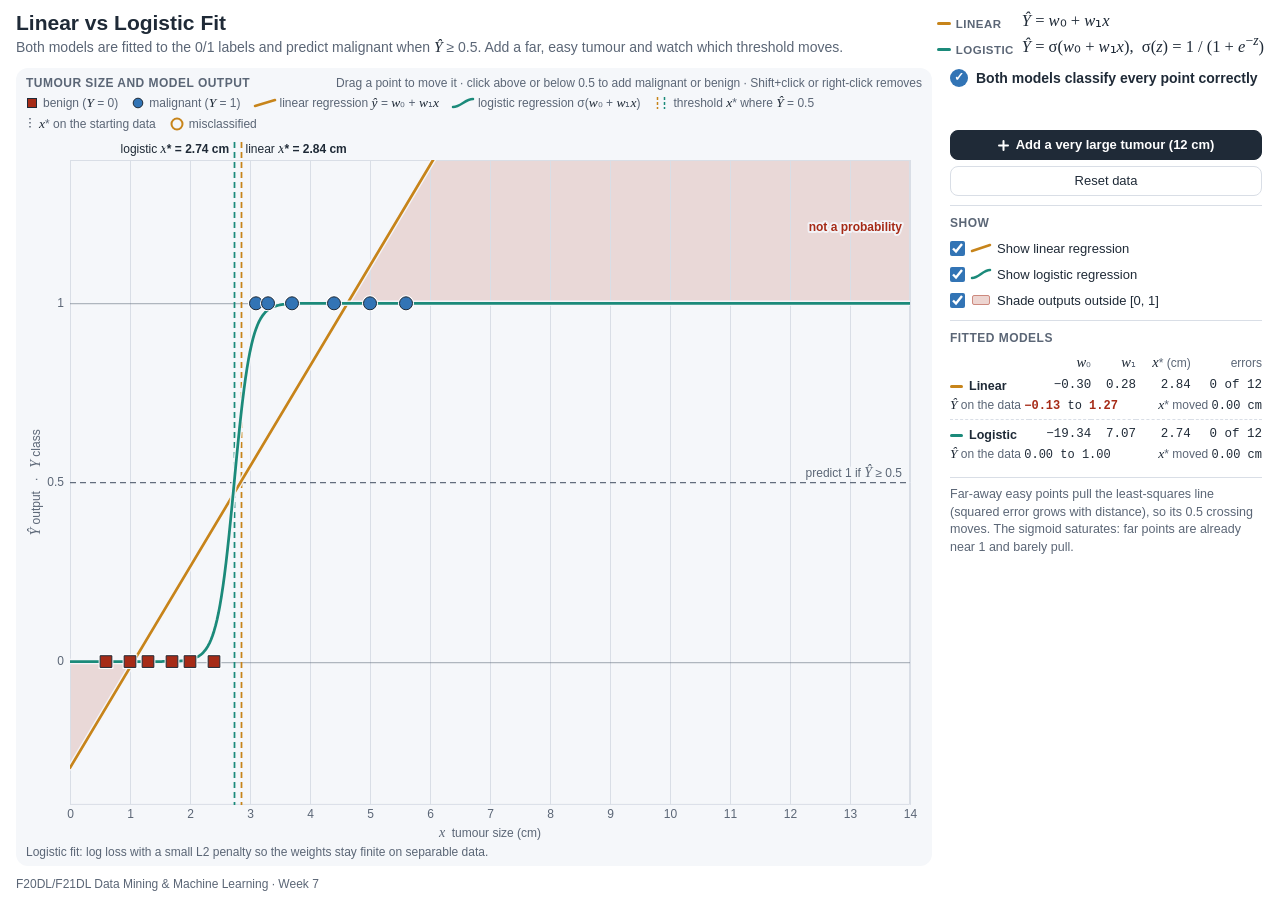
<file: demos/linear-vs-logistic.html>
<!doctype html>
<html lang="en">
<head>
<meta charset="utf-8">
<meta name="viewport" content="width=device-width, initial-scale=1, viewport-fit=cover">
<title>Linear vs Logistic Fit</title>
<script>
  // Theme before first paint: ?theme=light|dark wins. Otherwise, inside a notebook or slide
  // (an iframe), use light to match the white page; opened on its own, follow the system theme.
  (function () {
    try {
      var t = new URLSearchParams(location.search).get('theme');
      if (t !== 'light' && t !== 'dark') {
        var framed = true;
        try { framed = window.self !== window.top; } catch (e) { /* cross-origin: treat as framed */ }
        t = framed ? 'light' : null;
      }
      if (t) document.documentElement.dataset.theme = t;
    } catch (e) { /* ignore */ }
  })();
</script>
<script>if (location.hash === '#deck') document.documentElement.classList.add('in-deck');</script>
<style>
:root {
  --bg: #ffffff; --panel: #f5f7fa; --fg: #1f2a37; --muted: #5b6676; --line: #d9dee6;
  --pos: #3274b5;   /* class 1 (malignant): HWU blue used on the slides */
  --neg: #a62b17;   /* class 0 (benign) and "not a probability" shading: the slides' red */
  --unit1: #1b8a7a; --unit2: #c7841a;  /* logistic regression (teal) / linear regression (amber) */
  --ink-btn: #1f2a37; --ink-btn-fg: #ffffff; --focus: #3274b5;
  --note-bg: #eef2f7;
  --font-ui: -apple-system, BlinkMacSystemFont, "Segoe UI", Roboto, "Helvetica Neue", Arial, sans-serif;
  --font-num: ui-monospace, "SF Mono", Menlo, Consolas, "Liberation Mono", monospace;
  --font-math: "Cambria Math", "STIX Two Math", "Times New Roman", Times, serif;
}
@media (prefers-color-scheme: dark) { :root:not([data-theme="light"]) {
  --bg: #12161c; --panel: #1a2029; --fg: #e6eaf0; --muted: #9aa5b4; --line: #2c3440;
  --pos: #6fa8e0; --neg: #e07a62; --unit1: #3fc1ae; --unit2: #e3a845;
  --ink-btn: #e6eaf0; --ink-btn-fg: #12161c; --focus: #6fa8e0; --note-bg: #1f2631; color-scheme: dark } }
:root[data-theme="dark"] {
  --bg: #12161c; --panel: #1a2029; --fg: #e6eaf0; --muted: #9aa5b4; --line: #2c3440;
  --pos: #6fa8e0; --neg: #e07a62; --unit1: #3fc1ae; --unit2: #e3a845;
  --ink-btn: #e6eaf0; --ink-btn-fg: #12161c; --focus: #6fa8e0; --note-bg: #1f2631; color-scheme: dark }

*, *::before, *::after { box-sizing: border-box; }
[hidden] { display: none !important; }
.sr { position: absolute; width: 1px; height: 1px; overflow: hidden; clip: rect(0 0 0 0); white-space: nowrap; }
html, body { margin: 0; }
body { background: var(--bg); color: var(--fg); font-family: var(--font-ui); font-size: 14px; line-height: 1.35;
  -webkit-text-size-adjust: 100%; }
:focus-visible { outline: 2px solid var(--focus); outline-offset: 2px; }
.m { font-family: var(--font-math); font-style: italic; }

.app {
  display: grid; grid-template-rows: auto minmax(0, 1fr) auto; gap: 10px;
  height: 100vh; height: 100dvh;
  padding-block: 10px 8px;
  padding-left: max(16px, env(safe-area-inset-left, 0px));
  padding-right: max(16px, env(safe-area-inset-right, 0px));
}

/* Header */
.hdr { display: flex; align-items: center; justify-content: space-between; gap: 6px 20px; flex-wrap: wrap; }
h1 { font-size: 21px; font-weight: 650; margin: 0; line-height: 1.2; }
.sub { margin: 2px 0 0; color: var(--muted); font-size: 14px; }
.sub .m { color: var(--fg); font-size: 15.5px; }
.formula { display: grid; grid-template-columns: auto auto; column-gap: 8px; row-gap: 0; font-family: var(--font-math); font-size: 16.5px; line-height: 1.3; align-items: baseline; }
.formula > span { white-space: nowrap; }
.fk { font-family: var(--font-ui); font-style: normal; font-size: 11.5px; text-transform: uppercase; letter-spacing: .04em; color: var(--muted);
  display: inline-flex; align-items: center; gap: 5px; font-weight: 600; }
.fk::before { content: ""; width: 14px; height: 3px; border-radius: 2px; background: var(--unit2); transform: translateY(-1px); }
.fk.log::before { background: var(--unit1); }

/* Main grid */
.main { display: grid; grid-template-columns: minmax(0, 1fr) 316px; gap: 16px; min-height: 0; }
.plots { display: grid; grid-template-rows: minmax(0, 1fr); min-height: 0; min-width: 0; }
.card { display: flex; flex-direction: column; gap: 3px; margin: 0; background: var(--panel); border-radius: 12px;
  padding: 7px 10px 6px; min-height: 0; min-width: 0; }
.card-head { display: flex; align-items: baseline; justify-content: space-between; gap: 2px 10px; flex-wrap: wrap; }
.lbl { font-size: 12px; text-transform: uppercase; letter-spacing: .04em; color: var(--muted); font-weight: 600; }
.lbl .m { text-transform: none; letter-spacing: 0; font-size: 14px; font-weight: 400; color: var(--fg); }
.hint { font-size: 12px; color: var(--muted); }
.legend { display: flex; flex-wrap: wrap; gap: 2px 14px; font-size: 12px; color: var(--muted); align-items: center; min-height: 17px; }
.legend > span { display: inline-flex; align-items: center; gap: 5px; white-space: nowrap; }
.legend svg { display: block; overflow: visible; flex: none; }
.legend .m { font-size: 13.5px; color: var(--fg); }
.cv-wrap { position: relative; flex: 1 1 auto; min-height: 0; }
.cv-wrap canvas { position: absolute; inset: 0; width: 100%; height: 100%; display: block; }
#cvPlot { cursor: crosshair; touch-action: pan-y; -webkit-user-select: none; user-select: none; -webkit-touch-callout: none; }
#cvPlot.grab { cursor: grab; }
#cvPlot.grabbing { cursor: grabbing; }
.tip { position: absolute; z-index: 2; pointer-events: none; background: var(--bg); color: var(--fg); border: 1px solid var(--line);
  border-radius: 6px; padding: 3px 7px; font-family: var(--font-num); font-variant-numeric: tabular-nums; font-size: 12px;
  white-space: nowrap; box-shadow: 0 2px 8px rgba(0,0,0,.12); line-height: 1.45; }
.tip .wrong { color: var(--neg); font-weight: 700; }
.foot-note { margin: 0; font-size: 12px; color: var(--muted); }

/* Controls */
.controls { display: flex; flex-direction: column; gap: 9px; min-height: 0; overflow-y: auto; overflow-x: hidden; padding: 1px 2px 2px; }
.sec { display: flex; flex-direction: column; gap: 6px; }
.sec + .sec { border-top: 1px solid var(--line); padding-top: 9px; }
.status { display: flex; align-items: flex-start; gap: 8px; font-size: 14px; line-height: 1.3; min-height: 55px; font-weight: 550; }
.status .badge { flex: none; width: 18px; height: 18px; border-radius: 50%; display: inline-flex; align-items: center; justify-content: center;
  font-size: 12px; font-weight: 700; color: var(--bg); background: var(--pos); margin-top: 0; font-family: var(--font-ui); }
.status[data-kind="bad"] .badge { background: var(--neg); }
.status[data-kind="idle"] .badge { background: var(--muted); }
.btn-col { display: grid; grid-template-columns: minmax(0, 1fr); gap: 6px; }
button { font: inherit; font-size: 13px; height: 30px; padding: 0 10px; border-radius: 8px; cursor: pointer;
  border: 1px solid var(--line); background: transparent; color: var(--fg); white-space: nowrap; }
button:hover { border-color: var(--muted); }
button.primary { background: var(--ink-btn); color: var(--ink-btn-fg); border-color: var(--ink-btn); font-weight: 600;
  display: inline-flex; align-items: center; justify-content: center; gap: 7px; }
button.primary svg { stroke: currentColor; }
button:disabled { opacity: .45; cursor: default; }
button:disabled:hover { border-color: var(--ink-btn); }
.checks { display: flex; flex-direction: column; gap: 4px; }
.check { display: inline-flex; align-items: center; gap: 7px; font-size: 13px; cursor: pointer; color: var(--fg); min-height: 22px; width: fit-content; }
.check input { accent-color: var(--pos); width: 15px; height: 15px; margin: 0; flex: none; }
.check svg { display: block; flex: none; overflow: visible; }

/* Readouts table */
.rt { border-collapse: collapse; width: 100%; font-size: 13px; }
.rt th, .rt td { padding: 1px 0 1px 8px; text-align: right; white-space: nowrap; }
.rt th:first-child, .rt td:first-child { padding-left: 0; text-align: left; }
.rt thead th { font-weight: 400; font-size: 12px; color: var(--muted); padding-bottom: 2px; }
.rt thead th .m { color: var(--fg); font-size: 14.5px; }
.rt tbody th { font-weight: 600; font-size: 12.5px; }
.rt tbody th span { display: inline-flex; align-items: center; gap: 6px; }
.rt .sw { width: 13px; height: 3px; border-radius: 2px; background: var(--unit2); display: inline-block; }
.rt .sw.log { background: var(--unit1); }
.rt td.v { font-family: var(--font-num); font-variant-numeric: tabular-nums; font-size: 12.5px; }
.rt td.v.bad { color: var(--neg); font-weight: 700; }
.rt tr.sub td { padding: 0 0 5px; text-align: left; }
.rt tr.sub + tr th, .rt tr.sub + tr td { border-top: 1px dashed var(--line); padding-top: 5px; }
.subline { display: flex; justify-content: space-between; gap: 8px; font-size: 12px; color: var(--muted); }
.subline .m { color: var(--fg); font-size: 13.5px; }
.subline .n { font-family: var(--font-num); font-variant-numeric: tabular-nums; color: var(--fg); font-size: 12px; }
.subline .n.out { color: var(--neg); font-weight: 700; }

.small-note { font-size: 12.5px; color: var(--muted); margin: 0; line-height: 1.4; border-top: 1px solid var(--line); padding-top: 8px; }
.small-note .m { color: var(--fg); font-size: 14px; }

footer { font-size: 12px; color: var(--muted); }
html.in-deck footer { display: none; } /* the slides already carry a footer */

/* Phone / narrow */
@media (max-width: 899px) {
  .app { display: flex; flex-direction: column; height: auto; min-height: 100vh; gap: 14px; padding-block: 12px 14px; }
  .main { display: flex; flex-direction: column; gap: 16px; }
  .plots { display: flex; flex-direction: column; gap: 14px; }
  #cardPlot .cv-wrap { flex: none; aspect-ratio: 1 / 1; width: 100%; }
  .controls { overflow: visible; }
  .status { min-height: 0; }
}
</style>
</head>
<body>
<div class="app">
  <header class="hdr">
    <div>
      <h1>Linear vs Logistic Fit</h1>
      <p class="sub">Both models are fitted to the 0/1 labels and predict malignant when <span class="m">Ŷ</span> ≥ 0.5. Add a far, easy tumour and watch which threshold moves.</p>
    </div>
    <div class="formula" aria-label="The two models">
      <span class="fk">linear</span><span><span class="m">Ŷ</span> = <span class="m">w</span>₀ + <span class="m">w</span>₁<span class="m">x</span></span>
      <span class="fk log">logistic</span><span><span class="m">Ŷ</span> = σ(<span class="m">w</span>₀ + <span class="m">w</span>₁<span class="m">x</span>),&nbsp; σ(<span class="m">z</span>) = 1 / (1 + <span class="m">e</span><sup>−<span class="m">z</span></sup>)</span>
    </div>
  </header>

  <main class="main">
    <section class="plots" aria-label="Plot">
      <figure class="card" id="cardPlot">
        <figcaption class="card-head">
          <span class="lbl">Tumour size and model output</span>
          <span class="hint" id="editHint">Drag a point to move it · click above or below 0.5 to add malignant or benign · Shift+click or right-click removes</span>
        </figcaption>
        <div class="legend" aria-hidden="true">
          <span><svg width="12" height="12" viewBox="0 0 12 12"><rect x="1.5" y="1.5" width="9" height="9" style="fill:var(--neg);stroke:var(--fg)" stroke-width="1"/></svg><span>benign (<span class="m">Y</span> = 0)</span></span>
          <span><svg width="12" height="12" viewBox="0 0 12 12"><circle cx="6" cy="6" r="4.8" style="fill:var(--pos);stroke:var(--fg)" stroke-width="1"/></svg><span>malignant (<span class="m">Y</span> = 1)</span></span>
          <span id="legLin"><svg width="20" height="8" viewBox="0 0 20 8"><line x1="0" y1="7" x2="20" y2="1" style="stroke:var(--unit2)" stroke-width="2.5" stroke-linecap="round"/></svg><span>linear regression <span class="m">ŷ</span> = <span class="m">w</span>₀ + <span class="m">w</span>₁<span class="m">x</span></span></span>
          <span id="legLog"><svg width="20" height="10" viewBox="0 0 20 10"><path d="M0 9 C 8 9, 12 1, 20 1" style="fill:none;stroke:var(--unit1)" stroke-width="2.5" stroke-linecap="round"/></svg><span>logistic regression σ(<span class="m">w</span>₀ + <span class="m">w</span>₁<span class="m">x</span>)</span></span>
          <span><svg width="14" height="12" viewBox="0 0 14 12"><line x1="3.5" y1="0" x2="3.5" y2="12" style="stroke:var(--unit2)" stroke-width="1.5" stroke-dasharray="3 2"/><line x1="10.5" y1="0" x2="10.5" y2="12" style="stroke:var(--unit1)" stroke-width="1.5" stroke-dasharray="3 2"/></svg><span>threshold <span class="m">x</span>* where <span class="m">Ŷ</span> = 0.5</span></span>
          <span><svg width="8" height="12" viewBox="0 0 8 12"><line x1="4" y1="0" x2="4" y2="12" style="stroke:var(--muted)" stroke-width="1.5" stroke-dasharray="1.5 2.5"/></svg><span><span class="m">x</span>* on the starting data</span></span>
          <span><svg width="14" height="14" viewBox="0 0 14 14"><circle cx="7" cy="7" r="5.5" style="fill:none;stroke:var(--unit2)" stroke-width="2"/></svg><span>misclassified</span></span>
        </div>
        <div class="cv-wrap"><canvas id="cvPlot" role="img" aria-label="Tumour size against class, with the linear regression line, the logistic regression S-curve, and each model's 0.5 threshold"></canvas><div class="tip" id="tip" hidden></div></div>
        <p class="foot-note">Logistic fit: log loss with a small L2 penalty so the weights stay finite on separable data.</p>
      </figure>
    </section>

    <aside class="controls" aria-label="Controls">
      <div class="sec">
        <div class="status" id="status" data-kind="ok" aria-live="polite"><span class="badge" id="statusBadge" aria-hidden="true">✓</span><span id="statusTxt">Both models classify every point correctly</span></div>
        <div class="btn-col">
          <button type="button" class="primary" id="btnFar"><svg width="11" height="11" viewBox="0 0 11 11" aria-hidden="true"><path d="M5.5 1 V10 M1 5.5 H10" stroke-width="2" stroke-linecap="round"/></svg><span id="btnFarTxt">Add a very large tumour (12 cm)</span></button>
          <button type="button" id="btnReset">Reset data</button>
        </div>
      </div>

      <div class="sec">
        <span class="lbl">Show</span>
        <div class="checks">
          <label class="check" for="showLin"><input type="checkbox" id="showLin" checked><svg width="18" height="8" viewBox="0 0 18 8" aria-hidden="true"><line x1="0" y1="7" x2="18" y2="1" style="stroke:var(--unit2)" stroke-width="2.5" stroke-linecap="round"/></svg>Show linear regression</label>
          <label class="check" for="showLog"><input type="checkbox" id="showLog" checked><svg width="18" height="10" viewBox="0 0 18 10" aria-hidden="true"><path d="M0 9 C 7 9, 11 1, 18 1" style="fill:none;stroke:var(--unit1)" stroke-width="2.5" stroke-linecap="round"/></svg>Show logistic regression</label>
          <label class="check" for="shadeOut"><input type="checkbox" id="shadeOut" checked><svg width="18" height="10" viewBox="0 0 18 10" aria-hidden="true"><rect x="0.5" y="0.5" width="17" height="9" rx="1.5" style="fill:var(--neg);fill-opacity:.2;stroke:var(--neg);stroke-opacity:.5"/></svg>Shade outputs outside [0, 1]</label>
        </div>
      </div>

      <div class="sec">
        <span class="lbl">Fitted models</span>
        <table class="rt" aria-label="Fitted weights, thresholds and errors">
          <thead>
            <tr><th scope="col"><span class="sr">model</span></th><th scope="col"><span class="m">w</span>₀</th><th scope="col"><span class="m">w</span>₁</th><th scope="col"><span class="m">x</span>* (cm)</th><th scope="col">errors</th></tr>
          </thead>
          <tbody>
            <tr>
              <th scope="row"><span><i class="sw" aria-hidden="true"></i>Linear</span></th>
              <td class="v" id="rLinW0">0.00</td><td class="v" id="rLinW1">0.00</td><td class="v" id="rLinT">0.00</td><td class="v" id="rLinE">0 of 0</td>
            </tr>
            <tr class="sub"><td colspan="5"><div class="subline"><span><span class="m">Ŷ</span> on the data <span class="n" id="rLinRange">0 to 1</span></span><span><span class="m">x</span>* moved <span class="n" id="rLinMoved">0.00</span></span></div></td></tr>
            <tr>
              <th scope="row"><span><i class="sw log" aria-hidden="true"></i>Logistic</span></th>
              <td class="v" id="rLogW0">0.00</td><td class="v" id="rLogW1">0.00</td><td class="v" id="rLogT">0.00</td><td class="v" id="rLogE">0 of 0</td>
            </tr>
            <tr class="sub"><td colspan="5"><div class="subline"><span><span class="m">Ŷ</span> on the data <span class="n" id="rLogRange">0 to 1</span></span><span><span class="m">x</span>* moved <span class="n" id="rLogMoved">0.00</span></span></div></td></tr>
          </tbody>
        </table>
      </div>

      <p class="small-note">Far-away easy points pull the least-squares line (squared error grows with distance), so its 0.5 crossing moves. The sigmoid saturates: far points are already near 1 and barely pull.</p>
    </aside>
  </main>

  <footer>F20DL/F21DL Data Mining &amp; Machine Learning · Week 7</footer>
</div>

<script>
(() => {
'use strict';

/* ================= Data and models (pure functions) ================= */
// x = tumour size in cm; Y = 1 malignant, Y = 0 benign.
// Two malignant points sit at 3.3 and 3.7 cm (not 3.5 and 3.9) so that each "very large tumour"
// costs linear regression one more malignant point: 0 errors, then 1 (at 12 cm), then 2 (at 13.5 cm).
const DEFAULT_BENIGN = [0.6, 1.0, 1.3, 1.7, 2.0, 2.4];
const DEFAULT_MALIGNANT = [3.1, 3.3, 3.7, 4.4, 5.0, 5.6];
const FAR = [12, 13.5];               // "Add a very large tumour": first press 12 cm, second press 13.5 cm
const XMAX = 14, YLO = -0.4, YHI = 1.4;
const LAMBDA = 0.01;                  // L2 penalty (λ/2)·w₁² on the slope only
const MIN_PER_CLASS = 2, MAX_POINTS = 40, SNAP = 0.05;

// Closed-form least squares on the 0/1 labels: ŷ = w₀ + w₁x.
function fitLinear(xs, ys) {
  const n = xs.length;
  let mx = 0, my = 0;
  for (let i = 0; i < n; i++) { mx += xs[i]; my += ys[i]; }
  mx /= n; my /= n;
  let sxx = 0, sxy = 0;
  for (let i = 0; i < n; i++) { const dx = xs[i] - mx; sxx += dx * dx; sxy += dx * (ys[i] - my); }
  const w1 = sxx > 1e-12 ? sxy / sxx : 0;
  const w0 = my - w1 * mx;
  const threshold = Math.abs(w1) > 1e-12 ? (0.5 - w0) / w1 : null;
  return { kind: 'linear', w0, w1, threshold };
}

const sigma = z => (z >= 0 ? 1 / (1 + Math.exp(-z)) : Math.exp(z) / (1 + Math.exp(z)));
const softplus = z => Math.max(z, 0) + Math.log1p(Math.exp(-Math.abs(z)));
// Penalised log loss: Σₙ l^(log)(Yₙ, σ(w₀ + w₁xₙ)) + (λ/2)·w₁², with l^(log) = −[Y log Ŷ + (1 − Y) log(1 − Ŷ)].
function logObjective(w0, w1, xs, ys, lam) {
  let f = 0;
  for (let i = 0; i < xs.length; i++) { const z = w0 + w1 * xs[i]; f += softplus(z) - ys[i] * z; }
  return f + 0.5 * lam * w1 * w1;
}
// Newton's method (IRLS) with backtracking, run to convergence. Two parameters, so each step is a 2 × 2 solve.
function fitLogistic(xs, ys, opts) {
  const lam = opts && opts.lambda != null ? opts.lambda : LAMBDA;
  const n = xs.length;
  let pbar = 0; for (let i = 0; i < n; i++) pbar += ys[i]; pbar = Math.min(0.99, Math.max(0.01, pbar / n));
  let w0 = Math.log(pbar / (1 - pbar)), w1 = 0, iters = 0;
  if (opts && opts.start && Number.isFinite(opts.start[0]) && Number.isFinite(opts.start[1])) { w0 = opts.start[0]; w1 = opts.start[1]; }
  let f = logObjective(w0, w1, xs, ys, lam);
  for (iters = 0; iters < 100; iters++) {
    let g0 = 0, g1 = lam * w1, h00 = 0, h01 = 0, h11 = lam;
    for (let i = 0; i < n; i++) {
      const x = xs[i], p = sigma(w0 + w1 * x), r = p - ys[i], s = p * (1 - p);
      g0 += r; g1 += r * x; h00 += s; h01 += s * x; h11 += s * x * x;
    }
    h00 += 1e-12;
    const det = h00 * h11 - h01 * h01;
    if (!(Math.abs(det) > 1e-300)) break;
    const d0 = (h11 * g0 - h01 * g1) / det, d1 = (-h01 * g0 + h00 * g1) / det;
    let t = 1, nw0 = w0 - d0, nw1 = w1 - d1, nf = logObjective(nw0, nw1, xs, ys, lam);
    while (!(nf <= f + 1e-12) && t > 1e-6) { t *= 0.5; nw0 = w0 - t * d0; nw1 = w1 - t * d1; nf = logObjective(nw0, nw1, xs, ys, lam); }
    const step = Math.max(Math.abs(t * d0), Math.abs(t * d1));
    w0 = nw0; w1 = nw1; f = nf;
    if (step < 1e-10) { iters++; break; }
  }
  const threshold = Math.abs(w1) > 1e-12 ? -w0 / w1 : null;
  return { kind: 'logistic', w0, w1, threshold, iters, loss: f };
}

function output(model, x) { const z = model.w0 + model.w1 * x; return model.kind === 'logistic' ? sigma(z) : z; }
// Both models predict class 1 when Ŷ ≥ 0.5 (for logistic regression that is w₀ + w₁x ≥ 0).
function predictClass(model, x) {
  const z = model.w0 + model.w1 * x;
  return (model.kind === 'logistic' ? z >= 0 : z >= 0.5) ? 1 : 0;
}
function errorsDetail(model, xs, ys) {
  let fn = 0, fp = 0; const wrong = [];
  for (let i = 0; i < xs.length; i++) {
    const c = predictClass(model, xs[i]), bad = c !== ys[i];
    wrong.push(bad);
    if (bad) { if (ys[i] === 1) fn++; else fp++; }
  }
  return { total: fn + fp, fn, fp, wrong };
}
function errors(model, xs, ys) {
  if (typeof model === 'string') model = model === 'logistic' ? fitLogistic(xs, ys) : fitLinear(xs, ys);
  return errorsDetail(model, xs, ys).total;
}
function outRange(model, xs) {
  let lo = Infinity, hi = -Infinity;
  for (const x of xs) { const v = output(model, x); if (v < lo) lo = v; if (v > hi) hi = v; }
  return [lo, hi];
}
function separable(xs, ys) {
  let max0 = -Infinity, min0 = Infinity, max1 = -Infinity, min1 = Infinity;
  for (let i = 0; i < xs.length; i++) {
    if (ys[i] === 1) { max1 = Math.max(max1, xs[i]); min1 = Math.min(min1, xs[i]); }
    else { max0 = Math.max(max0, xs[i]); min0 = Math.min(min0, xs[i]); }
  }
  return max0 < min1 || max1 < min0;
}

const DEF_XS = DEFAULT_BENIGN.concat(DEFAULT_MALIGNANT);
const DEF_YS = DEFAULT_BENIGN.map(() => 0).concat(DEFAULT_MALIGNANT.map(() => 1));
const START = { lin: fitLinear(DEF_XS, DEF_YS), log: fitLogistic(DEF_XS, DEF_YS) };

/* ================= State ================= */
let nextId = 1;
const S = {
  pts: [],
  showLin: true, showLog: true, shade: true,
  fit: { lin: null, log: null },
  disp: null, tween: null,
  hover: null, drag: null, pending: null, flash: null
};
const xsOf = () => S.pts.map(p => p.x);
const ysOf = () => S.pts.map(p => p.y);

const reduceMotion = window.matchMedia ? window.matchMedia('(prefers-reduced-motion: reduce)') : { matches: false };
function refit(animate) {
  const xs = xsOf(), ys = ysOf();
  const lin = fitLinear(xs, ys);
  const log = fitLogistic(xs, ys);
  S.fit = { lin, log };
  const target = { lin: { kind: 'linear', w0: lin.w0, w1: lin.w1 }, log: { kind: 'logistic', w0: log.w0, w1: log.w1 } };
  if (animate && S.disp && !reduceMotion.matches) {
    S.tween = { t0: performance.now(), from: { lin: Object.assign({}, S.disp.lin), log: Object.assign({}, S.disp.log) }, to: target };
  } else {
    S.tween = null; S.disp = target;
  }
  updatePanel(); markDirty();
}
function setData(xs, ys) {
  S.pts = xs.map((x, i) => ({ id: nextId++, x, y: ys[i] }));
}
function resetData(animate) {
  setData(DEF_XS, DEF_YS);
  S.hover = null; S.drag = null; S.pending = null; S.flash = null;
  refit(animate); syncFarBtn();
}
function flash(text) { S.flash = { text, until: performance.now() + 2600 }; updatePanel(); }
function addPoint(x, y, animate) {
  if (S.pts.length >= MAX_POINTS) { flash(`That is ${MAX_POINTS} points already; remove some or reset the data`); return false; }
  x = Math.max(0, Math.min(XMAX, +x)); y = +y === 1 ? 1 : 0;
  S.pts.push({ id: nextId++, x, y });
  refit(animate); syncFarBtn();
  return true;
}
function removePoint(id) {
  const pt = S.pts.find(p => p.id === id);
  if (!pt) return false;
  if (S.pts.filter(p => p.y === pt.y).length <= MIN_PER_CLASS) {
    flash(`Keep at least ${MIN_PER_CLASS} ${pt.y === 1 ? 'malignant' : 'benign'} points`);
    return false;
  }
  S.pts = S.pts.filter(p => p !== pt);
  if (S.hover && S.hover.id === id) S.hover = null;
  refit(true); syncFarBtn();
  return true;
}
const nextFar = () => FAR.find(f => !S.pts.some(p => p.y === 1 && Math.abs(p.x - f) < 1e-9));

/* ================= Formatting ================= */
const minus = s => s.replace(/-/g, '−');
const f2 = v => (Number.isFinite(v) ? minus((Math.abs(v) < 0.005 ? 0 : v).toFixed(2)) : '–');
const signed = v => (Math.abs(v) < 0.005 ? '0.00' : (v > 0 ? '+' : '−') + Math.abs(v).toFixed(2));
const cm = v => String(+v.toFixed(2));
function describe(E) {
  const parts = [];
  if (E.fn) parts.push(`${E.fn} malignant tumour${E.fn > 1 ? 's' : ''}`);
  if (E.fp) parts.push(`${E.fp} benign tumour${E.fp > 1 ? 's' : ''}`);
  return parts.join(' and ');
}

/* ================= Status line ================= */
function statusInfo() {
  if (S.flash && performance.now() < S.flash.until) return ['idle', S.flash.text];
  const xs = xsOf(), ys = ysOf();
  const L = errorsDetail(S.fit.lin, xs, ys), G = errorsDetail(S.fit.log, xs, ys);
  if (!L.total && !G.total) return ['ok', 'Both models classify every point correctly'];
  if (L.total && !G.total) return ['bad', `Linear regression now misclassifies ${describe(L)}; logistic regression still gets ${L.total === 1 ? 'it' : 'them'} right`];
  if (!L.total && G.total) return ['bad', `Logistic regression misclassifies ${describe(G)}; linear regression gets every point right`];
  if (!separable(xs, ys)) return ['bad', `The classes overlap, so no single threshold gets every point right: linear misclassifies ${L.total}, logistic ${G.total}`];
  return ['bad', `Both models misclassify points: linear ${L.total}, logistic ${G.total}`];
}
const BADGE = { ok: '✓', bad: '!', idle: '•' };

/* ================= Theme ================= */
let C = {};
function parseColor(str) {
  str = (str || '').trim();
  if (str[0] === '#') {
    let h = str.slice(1);
    if (h.length === 3) h = h.split('').map(c => c + c).join('');
    const n = parseInt(h.slice(0, 6), 16);
    return [(n >> 16) & 255, (n >> 8) & 255, n & 255];
  }
  const m = str.match(/[\d.]+/g);
  return m ? m.slice(0, 3).map(Number) : [128, 128, 128];
}
const rgba = (c, a) => `rgba(${c[0]},${c[1]},${c[2]},${a})`;
function readTheme() {
  const cs = getComputedStyle(document.documentElement);
  const g = n => cs.getPropertyValue(n);
  C = {
    bg: parseColor(g('--bg')), panel: parseColor(g('--panel')), fg: parseColor(g('--fg')), muted: parseColor(g('--muted')),
    line: parseColor(g('--line')), pos: parseColor(g('--pos')), neg: parseColor(g('--neg')),
    lin: parseColor(g('--unit2')), log: parseColor(g('--unit1')),
    fontUi: g('--font-ui').trim() || 'sans-serif', fontNum: g('--font-num').trim() || 'monospace', fontMath: g('--font-math').trim() || 'serif'
  };
  C.dark = (C.bg[0] + C.bg[1] + C.bg[2]) < 300;
}

/* ================= Canvas ================= */
const cv = document.getElementById('cvPlot');
const P = { cv, ctx: cv.getContext('2d'), m: { l: 44, r: 12, t: 24, b: 36 }, w: 1, h: 1, dpr: 1, pr: { x: 0, y: 0, w: 1, h: 1 } };
function sizePlot() {
  const r = cv.getBoundingClientRect();
  const dpr = Math.min(window.devicePixelRatio || 1, 3);
  P.w = Math.max(1, r.width); P.h = Math.max(1, r.height); P.dpr = dpr;
  const W = Math.max(1, Math.round(P.w * dpr)), H = Math.max(1, Math.round(P.h * dpr));
  if (cv.width !== W) cv.width = W;
  if (cv.height !== H) cv.height = H;
  P.m.t = P.w < 600 ? 40 : 24;   // narrow plots: room for the two threshold labels on separate rows
  P.pr = { x: P.m.l, y: P.m.t, w: Math.max(10, P.w - P.m.l - P.m.r), h: Math.max(10, P.h - P.m.t - P.m.b) };
}
const X = x => P.pr.x + x / XMAX * P.pr.w;
const Y = y => P.pr.y + (YHI - y) / (YHI - YLO) * P.pr.h;
const invX = px => (px - P.pr.x) / P.pr.w * XMAX;
const invY = py => YHI - (py - P.pr.y) / P.pr.h * (YHI - YLO);
const ptR = () => Math.max(4, Math.min(6.5, P.pr.w / XMAX * 0.16));
function font(px, kind = 'ui', style = '') { return `${style} ${px}px ${kind === 'num' ? C.fontNum : kind === 'math' ? C.fontMath : C.fontUi}`.trim(); }
// Draw a label made of plain and maths (italic serif) pieces; returns its width.
function richWidth(ctx, parts, size = 12) {
  let total = 0;
  for (const p of parts) { ctx.font = p.math ? font(size + 2, 'math', 'italic') : font(size, 'ui', p.bold ? '600' : ''); total += ctx.measureText(p.t).width; }
  return total;
}
function richText(ctx, parts, x, y, align = 'center', size = 12, halo = null) {
  const total = richWidth(ctx, parts, size);
  let cx = align === 'center' ? x - total / 2 : align === 'right' ? x - total : x;
  ctx.textAlign = 'left';
  for (const p of parts) {
    ctx.font = p.math ? font(size + 2, 'math', 'italic') : font(size, 'ui', p.bold ? '600' : '');
    if (halo) { ctx.lineWidth = 4; ctx.lineJoin = 'round'; ctx.strokeStyle = halo; ctx.strokeText(p.t, cx, y); }
    ctx.fillText(p.t, cx, y);
    cx += ctx.measureText(p.t).width;
  }
  return total;
}
// Clip y = a + b x to the box xr × yr; returns [x1, y1, x2, y2] or null.
function clipLine(a, b, xr, yr) {
  if (!Number.isFinite(a) || !Number.isFinite(b)) return null;
  let x1 = xr[0], x2 = xr[1];
  if (Math.abs(b) > 1e-12) {
    const xa = (yr[0] - a) / b, xb = (yr[1] - a) / b;
    x1 = Math.max(x1, Math.min(xa, xb)); x2 = Math.min(x2, Math.max(xa, xb));
    if (x1 > x2) return null;
  } else if (a < yr[0] || a > yr[1]) return null;
  return [x1, a + b * x1, x2, a + b * x2];
}
const clamp = (v, lo, hi) => Math.max(lo, Math.min(hi, v));

// Polygons between the linear output and the [0, 1] band, exact (breakpoints where ŷ hits 0, 1 and the plot edges).
function shadePolys(m) {
  const f = x => m.w0 + m.w1 * x;
  const xs = [0, XMAX];
  if (Math.abs(m.w1) > 1e-12) for (const v of [YLO, 0, 1, YHI]) { const x = (v - m.w0) / m.w1; if (x > 0 && x < XMAX) xs.push(x); }
  xs.sort((a, b) => a - b);
  const up = xs.map(x => [x, clamp(f(x), 1, YHI)]), lo = xs.map(x => [x, clamp(f(x), YLO, 0)]);
  return { up, lo };
}

function draw() {
  const ctx = P.ctx, pr = P.pr, d = S.disp;
  ctx.setTransform(P.dpr, 0, 0, P.dpr, 0, 0);
  ctx.clearRect(0, 0, P.w, P.h);
  const R = ptR();
  const lin = d.lin, log = d.log;

  // (1) shading where the linear output leaves [0, 1]
  let shadeLabel = null;
  if (S.showLin && S.shade) {
    const sp = shadePolys(lin);
    ctx.save(); ctx.beginPath(); ctx.rect(pr.x, pr.y, pr.w, pr.h); ctx.clip();
    ctx.fillStyle = rgba(C.neg, C.dark ? 0.2 : 0.15);
    for (const [poly, base] of [[sp.up, 1], [sp.lo, 0]]) {
      ctx.beginPath();
      poly.forEach((p, i) => (i ? ctx.lineTo(X(p[0]), Y(p[1])) : ctx.moveTo(X(p[0]), Y(p[1]))));
      for (let i = poly.length - 1; i >= 0; i--) ctx.lineTo(X(poly[i][0]), Y(base));
      ctx.closePath(); ctx.fill();
    }
    ctx.restore();
    // place the one label in the deepest part of the shading (always at a plot edge, since ŷ is a straight line)
    let best = null;
    for (const xe of [0, XMAX]) {
      const v = lin.w0 + lin.w1 * xe;
      const hu = clamp(v, 1, YHI) - 1, hl = -clamp(v, YLO, 0);
      if (hu > 0 && (!best || hu > best.h)) best = { xe, h: hu, up: true, v };
      if (hl > 0 && (!best || hl > best.h)) best = { xe, h: hl, up: false, v };
    }
    if (best && Y(0) - Y(best.h) > 3) shadeLabel = best;
  }

  // (2) grid and axes
  const pxcm = pr.w / XMAX, step = pxcm < 34 ? 2 : 1;
  ctx.lineWidth = 1; ctx.font = font(12); ctx.textBaseline = 'middle';
  for (let x = 0; x <= XMAX; x++) {
    const px = Math.round(X(x)) + 0.5;
    ctx.strokeStyle = rgba(C.line, x % step === 0 ? 1 : 0.55);
    ctx.beginPath(); ctx.moveTo(px, pr.y); ctx.lineTo(px, pr.y + pr.h); ctx.stroke();
    if (x % step === 0) { ctx.fillStyle = rgba(C.muted, 1); ctx.textAlign = 'center'; ctx.fillText(String(x), px, pr.y + pr.h + 10); }
  }
  ctx.strokeStyle = rgba(C.line, 1); ctx.strokeRect(pr.x + 0.5, pr.y + 0.5, pr.w - 1, pr.h - 1);
  for (const v of [0, 1]) {
    const py = Math.round(Y(v)) + 0.5;
    ctx.strokeStyle = rgba(C.muted, C.dark ? 0.55 : 0.45); ctx.lineWidth = 1.25;
    ctx.beginPath(); ctx.moveTo(pr.x, py); ctx.lineTo(pr.x + pr.w, py); ctx.stroke();
  }
  const y5 = Math.round(Y(0.5)) + 0.5;
  ctx.setLineDash([6, 4]); ctx.strokeStyle = rgba(C.muted, 0.95); ctx.lineWidth = 1.25;
  ctx.beginPath(); ctx.moveTo(pr.x, y5); ctx.lineTo(pr.x + pr.w, y5); ctx.stroke(); ctx.setLineDash([]);
  ctx.fillStyle = rgba(C.muted, 1); ctx.textAlign = 'right'; ctx.font = font(12);
  for (const v of [0, 0.5, 1]) ctx.fillText(String(v), pr.x - 6, Y(v));
  ctx.textBaseline = 'alphabetic';
  richText(ctx, [{ t: 'x', math: true }, { t: '  tumour size (cm)' }], pr.x + pr.w / 2, P.h - 4);
  ctx.save(); ctx.translate(12, pr.y + pr.h / 2); ctx.rotate(-Math.PI / 2);
  richText(ctx, [{ t: 'Ŷ', math: true }, { t: ' output   ·   ' }, { t: 'Y', math: true }, { t: ' class' }], 0, 2);
  ctx.restore();
  ctx.fillStyle = rgba(C.muted, 1);
  richText(ctx, [{ t: 'predict 1 if ' }, { t: 'Ŷ', math: true }, { t: ' ≥ 0.5' }], pr.x + pr.w - 8, y5 - 6, 'right', 12, rgba(C.panel, 0.9));

  // (3) thresholds: where each model was on the starting data (dotted), and now (dashed)
  const models = [];
  if (S.showLin) models.push({ key: 'lin', name: 'linear', col: C.lin, t: thresholdOf(lin), t0: START.lin.threshold });
  if (S.showLog) models.push({ key: 'log', name: 'logistic', col: C.log, t: thresholdOf(log), t0: START.log.threshold });
  const labels = layoutThresholdLabels(ctx, models);
  for (const mo of models) {
    if (mo.t0 != null && (mo.t == null || Math.abs(mo.t - mo.t0) > 0.01)) {
      const px = Math.round(X(mo.t0)) + 0.5;
      ctx.setLineDash([1.5, 3]); ctx.strokeStyle = rgba(mo.col, 0.95); ctx.lineWidth = 1.75;
      ctx.beginPath(); ctx.moveTo(px, pr.y); ctx.lineTo(px, pr.y + pr.h); ctx.stroke(); ctx.setLineDash([]);
    }
    if (mo.t != null && mo.t >= 0 && mo.t <= XMAX) {
      const px = Math.round(X(mo.t)) + 0.5, lab = labels.find(it => it.m === mo);
      const top = lab ? Math.min(pr.y, lab.y - 11) : pr.y;
      ctx.setLineDash([6, 4]); ctx.strokeStyle = rgba(mo.col, 1); ctx.lineWidth = 1.75;
      ctx.beginPath(); ctx.moveTo(px, top); ctx.lineTo(px, pr.y + pr.h); ctx.stroke(); ctx.setLineDash([]);
    }
  }
  for (const it of labels) { ctx.fillStyle = rgba(C.fg, 1); richText(ctx, it.parts, it.x0, it.y, 'left', 12, rgba(C.panel, 0.9)); }

  // (4) the two fits
  ctx.save(); ctx.beginPath(); ctx.rect(pr.x, pr.y, pr.w, pr.h); ctx.clip();
  ctx.lineCap = 'round'; ctx.lineJoin = 'round';
  if (S.showLin) {
    const seg = clipLine(lin.w0, lin.w1, [0, XMAX], [YLO - 0.2, YHI + 0.2]);
    if (seg) {
      ctx.strokeStyle = rgba(C.panel, 0.9); ctx.lineWidth = 5.5;
      ctx.beginPath(); ctx.moveTo(X(seg[0]), Y(seg[1])); ctx.lineTo(X(seg[2]), Y(seg[3])); ctx.stroke();
      ctx.strokeStyle = rgba(C.lin, 1); ctx.lineWidth = 2.75;
      ctx.beginPath(); ctx.moveTo(X(seg[0]), Y(seg[1])); ctx.lineTo(X(seg[2]), Y(seg[3])); ctx.stroke();
    }
  }
  if (S.showLog) {
    const n = Math.max(80, Math.ceil(pr.w / 1.5));
    ctx.beginPath();
    for (let i = 0; i <= n; i++) {
      const x = i / n * XMAX, px = X(x), py = Y(sigma(log.w0 + log.w1 * x));
      i ? ctx.lineTo(px, py) : ctx.moveTo(px, py);
    }
    ctx.strokeStyle = rgba(C.panel, 0.9); ctx.lineWidth = 5.5; ctx.stroke();
    ctx.strokeStyle = rgba(C.log, 1); ctx.lineWidth = 2.75; ctx.stroke();
  }
  ctx.restore();

  // (5) points, with a ring in each model's colour when that model gets the point wrong
  const hoverId = S.drag ? S.drag.id : (S.hover && S.hover.kind === 'pt' ? S.hover.id : null);
  for (const p of S.pts) {
    const px = X(p.x), py = Y(p.y);
    const wl = S.showLin && predictClass(lin, p.x) !== p.y, wg = S.showLog && predictClass(log, p.x) !== p.y;
    const rings = [];
    if (wl) rings.push(C.lin);
    if (wg) rings.push(C.log);
    rings.forEach((col, k) => {
      const rr = R + 5 + k * 4.5;
      ctx.beginPath(); ctx.arc(px, py, rr, 0, 2 * Math.PI); ctx.strokeStyle = rgba(C.panel, 1); ctx.lineWidth = 4.5; ctx.stroke();
    });
    rings.forEach((col, k) => {
      const rr = R + 5 + k * 4.5;
      ctx.beginPath(); ctx.arc(px, py, rr, 0, 2 * Math.PI); ctx.strokeStyle = rgba(col, 1); ctx.lineWidth = 2.25; ctx.stroke();
    });
  }
  for (const p of S.pts) drawPoint(ctx, X(p.x), Y(p.y), p.y, R, p.id === hoverId, 1);

  // (6) the one "not a probability" label
  if (shadeLabel) {
    // Centre the text in the gap between the points on the 0/1 line and the fitted line, measured where the
    // wedge is thinnest under the text (its inner end), so it stays inside the shading and clear of the points.
    const b = shadeLabel, right = b.xe === XMAX, parts = [{ t: 'not a probability', bold: true }];
    const tw = richWidth(ctx, parts, 12), ax = right ? pr.x + pr.w - 8 : pr.x + 8;
    const xin = invX(right ? ax - tw : ax + tw), vin = lin.w0 + lin.w1 * clamp(xin, 0, XMAX), clear = R + 6;
    let ty;
    if (b.up) {
      const top = Y(clamp(vin, 1, YHI)) + 3, bot = Y(1) - clear;
      ty = bot - top >= 14 ? (top + bot) / 2 + 4.5 : bot;
      ty = clamp(ty, pr.y + 14, Y(1) - 4);
    } else {
      const top = Y(0) + clear, bot = Y(clamp(vin, YLO, 0)) - 3;
      ty = bot - top >= 14 ? (top + bot) / 2 + 4.5 : top + 11;
      ty = clamp(ty, Y(0) + 14, pr.y + pr.h - 5);
    }
    ctx.fillStyle = rgba(C.neg, 1);
    richText(ctx, parts, ax, ty, right ? 'right' : 'left', 12, rgba(C.panel, 0.85));
  }

  // (7) hover: preview of a new point, or the point's values
  const tip = document.getElementById('tip');
  if (S.hover && S.hover.kind === 'add' && !S.drag) {
    const h = S.hover;
    drawPoint(ctx, X(h.x), Y(h.cls), h.cls, R, false, 0.45);
    tip.innerHTML = `click to add a ${h.cls ? 'malignant' : 'benign'} tumour at ${cm(h.x)} cm`;
    placeTip(tip, X(h.x), Y(h.cls));
  } else if (hoverId != null) {
    const p = S.pts.find(q => q.id === hoverId);
    if (p) {
      const rows = [`${p.y ? 'malignant' : 'benign'} (Y = ${p.y}), x = ${p.x.toFixed(2)} cm`];
      const mk = (name, sym, m) => {
        const v = output(m, p.x), c = predictClass(m, p.x), bad = c !== p.y;
        return `${name} ${sym} = ${f2(v)} → ${c}${bad ? ' <span class="wrong">wrong</span>' : ''}`;
      };
      if (S.showLin) rows.push(mk('linear  ', 'ŷ', lin));
      if (S.showLog) rows.push(mk('logistic', 'Ŷ', log));
      tip.innerHTML = rows.join('<br>');
      placeTip(tip, X(p.x), Y(p.y));
    } else tip.hidden = true;
  } else tip.hidden = true;
}
function thresholdOf(m) { return Math.abs(m.w1) > 1e-12 ? (m.kind === 'logistic' ? -m.w0 / m.w1 : (0.5 - m.w0) / m.w1) : null; }
function drawPoint(ctx, px, py, cls, R, hot, alpha) {
  ctx.save(); ctx.globalAlpha = alpha;
  const col = cls ? C.pos : C.neg, rr = hot ? R + 1.5 : R;
  if (cls) {
    ctx.beginPath(); ctx.arc(px, py, rr + 1.5, 0, 2 * Math.PI); ctx.fillStyle = rgba(C.bg, 1); ctx.fill();
    ctx.beginPath(); ctx.arc(px, py, rr, 0, 2 * Math.PI); ctx.fillStyle = rgba(col, 1); ctx.fill();
  } else {
    const s = rr * 0.9;
    ctx.fillStyle = rgba(C.bg, 1); ctx.fillRect(px - s - 1.5, py - s - 1.5, 2 * s + 3, 2 * s + 3);
    ctx.beginPath(); ctx.rect(px - s, py - s, 2 * s, 2 * s); ctx.fillStyle = rgba(col, 1); ctx.fill();
  }
  ctx.strokeStyle = rgba(C.fg, 1); ctx.lineWidth = hot ? 2 : 1; ctx.stroke();
  ctx.restore();
}
// "linear x* = 3.21 cm" beside each dashed line, in the strip above the plot; the left-most threshold's label sits to its left.
// When the two labels would overlap they go on two rows (above the plot on narrow screens, which get a taller strip).
function layoutThresholdLabels(ctx, models) {
  const pr = P.pr, y = pr.y - 7;
  const items = models.filter(m => m.t != null).map(m => {
    const parts = [{ t: m.name + ' ' }, { t: 'x', math: true }, { t: '* = ' + f2(m.t) + ' cm', bold: true }];
    if (m.t < 0) parts.unshift({ t: '← ' });
    if (m.t > XMAX) parts.push({ t: ' →' });
    return { m, parts, w: richWidth(ctx, parts, 12), px: X(clamp(m.t, 0, XMAX)), y };
  }).sort((a, b) => a.px - b.px);
  const place = (it, side) => {
    let x0 = side === 'right' ? it.px + 5 : it.px - 5 - it.w;
    if (x0 + it.w > P.w - 2) x0 = it.px - 5 - it.w;
    if (x0 < 2) x0 = it.px + 5;
    it.x0 = clamp(x0, 2, P.w - it.w - 2);
  };
  items.forEach((it, i) => place(it, items.length === 2 && i === 0 ? 'left' : 'right'));
  if (items.length === 2 && items[0].x0 + items[0].w + 6 > items[1].x0) {
    items.forEach(it => place(it, 'right'));
    if (P.m.t >= 40) { items[0].y = pr.y - 22; items[1].y = pr.y - 6; }
    else { items[1].y = pr.y + 14; }
  }
  return items;
}
function placeTip(tip, x, y) {
  tip.hidden = false;
  const tw = tip.offsetWidth, th = tip.offsetHeight;
  let left = x + 14, top = y - th - 12;
  if (left + tw > P.w - 2) left = x - tw - 14;
  if (top < 2) top = y + 14;
  tip.style.left = Math.max(2, left) + 'px'; tip.style.top = Math.max(2, Math.min(P.h - th - 2, top)) + 'px';
}

/* ================= Controls & readouts ================= */
const $ = id => document.getElementById(id);
const els = {
  far: $('btnFar'), farTxt: $('btnFarTxt'), reset: $('btnReset'),
  showLin: $('showLin'), showLog: $('showLog'), shade: $('shadeOut'),
  status: $('status'), statusTxt: $('statusTxt'), badge: $('statusBadge')
};
function syncFarBtn() {
  const f = nextFar();
  els.far.disabled = f == null;
  els.farTxt.textContent = f != null ? `Add a very large tumour (${cm(f)} cm)` : 'Very large tumours added';
  els.far.title = f != null ? `Adds a malignant tumour at ${cm(f)} cm` : 'Both far tumours are in the data. Reset the data to start again.';
}
function rangeHTML(lo, hi) {
  const n = v => `<span class="n${v < -0.005 || v > 1.005 ? ' out' : ''}">${f2(v)}</span>`;
  return `${n(lo)} to ${n(hi)}`;
}
let lastStatus = '';
function updatePanel() {
  if (!S.fit.lin) return;
  const xs = xsOf(), ys = ysOf(), N = xs.length;
  for (const [key, m, st] of [['Lin', S.fit.lin, START.lin], ['Log', S.fit.log, START.log]]) {
    const E = errorsDetail(m, xs, ys), rg = outRange(m, xs);
    $(`r${key}W0`).textContent = f2(m.w0);
    $(`r${key}W1`).textContent = f2(m.w1);
    $(`r${key}T`).textContent = m.threshold == null ? 'none' : f2(m.threshold);
    const e = $(`r${key}E`); e.textContent = `${E.total} of ${N}`; e.classList.toggle('bad', E.total > 0);
    $(`r${key}Range`).innerHTML = rangeHTML(rg[0], rg[1]);
    $(`r${key}Moved`).textContent = m.threshold == null || st.threshold == null ? '–' : signed(m.threshold - st.threshold) + ' cm';
  }
  const [kind, txt] = statusInfo();
  if (txt !== lastStatus) {
    els.statusTxt.textContent = txt; els.status.dataset.kind = kind; els.badge.textContent = BADGE[kind] || '•';
    lastStatus = txt;
  }
}

/* ================= Loop ================= */
let dirty = true;
function markDirty() { dirty = true; }
function tick(t) {
  if (S.tween) {
    const tw = S.tween, u = Math.min(1, (t - tw.t0) / 550);
    const e = u < 0.5 ? 2 * u * u : 1 - Math.pow(-2 * u + 2, 2) / 2;
    const lerp = (a, b) => ({ kind: a.kind, w0: a.w0 + (b.w0 - a.w0) * e, w1: a.w1 + (b.w1 - a.w1) * e });
    S.disp = { lin: lerp(tw.from.lin, tw.to.lin), log: lerp(tw.from.log, tw.to.log) };
    if (u >= 1) { S.disp = tw.to; S.tween = null; }
    dirty = true;
  }
  if (S.flash && t > S.flash.until) { S.flash = null; updatePanel(); }
  if (dirty) { draw(); dirty = false; }
  requestAnimationFrame(tick);
}

/* ================= Events ================= */
els.far.addEventListener('click', () => { const f = nextFar(); if (f != null) addPoint(f, 1, true); });
els.reset.addEventListener('click', () => resetData(true));
els.showLin.addEventListener('change', () => { S.showLin = els.showLin.checked; $('legLin').style.opacity = S.showLin ? '' : '.4'; markDirty(); });
els.showLog.addEventListener('change', () => { S.showLog = els.showLog.checked; $('legLog').style.opacity = S.showLog ? '' : '.4'; markDirty(); });
els.shade.addEventListener('change', () => { S.shade = els.shade.checked; markDirty(); });

// Plot: drag a point left/right, click empty space to add, Shift+click / right-click / long-press to remove.
function evPos(ev) {
  const r = cv.getBoundingClientRect(), pr = P.pr;
  const px = ev.clientX - r.left, py = ev.clientY - r.top;
  return { px, py, x: invX(px), y: invY(py),
    inside: px >= pr.x - 2 && px <= pr.x + pr.w + 2 && py >= pr.y - 2 && py <= pr.y + pr.h + 2 };
}
function hitPoint(px, py) {
  const lim = Math.max(12, ptR() + 6);
  let best = null, bd = lim;
  for (const p of S.pts) { const d = Math.hypot(X(p.x) - px, Y(p.y) - py); if (d <= bd) { bd = d; best = p; } }
  return best;
}
const snapX = x => clamp(Math.round(x / SNAP) * SNAP, 0, XMAX);
function setCursor(c) { cv.classList.toggle('grab', c === 'grab'); cv.classList.toggle('grabbing', c === 'grabbing'); }
function endDrag() {
  if (S.drag && S.drag.lp) clearTimeout(S.drag.lp);
  S.drag = null; setCursor(''); markDirty();
}
cv.addEventListener('pointerdown', ev => {
  if (ev.button !== 0) return;
  const p = evPos(ev), hit = hitPoint(p.px, p.py);
  if (hit) {
    ev.preventDefault();
    if (ev.shiftKey) { removePoint(hit.id); return; }
    S.drag = { id: hit.id, pointerId: ev.pointerId, moved: false, sx: p.px, sy: p.py };
    try { cv.setPointerCapture(ev.pointerId); } catch (e) { /* ignore */ }
    if (ev.pointerType === 'touch') {
      const id = hit.id;
      S.drag.lp = setTimeout(() => { if (S.drag && S.drag.id === id && !S.drag.moved) { endDrag(); removePoint(id); } }, 650);
    }
    S.hover = { kind: 'pt', id: hit.id }; setCursor('grabbing'); markDirty();
    return;
  }
  if (p.inside && !ev.shiftKey) S.pending = { pointerId: ev.pointerId, px: p.px, py: p.py, x: p.x, y: p.y };
});
cv.addEventListener('pointermove', ev => {
  const p = evPos(ev);
  if (S.drag && ev.pointerId === S.drag.pointerId) {
    if (!S.drag.moved && Math.hypot(p.px - S.drag.sx, p.py - S.drag.sy) < 3) return;
    if (!S.drag.moved) { S.drag.moved = true; if (S.drag.lp) clearTimeout(S.drag.lp); }
    const pt = S.pts.find(q => q.id === S.drag.id), nx = snapX(p.x);
    if (pt && nx !== pt.x) { pt.x = nx; refit(false); syncFarBtn(); }
    markDirty();
    return;
  }
  if (S.pending && ev.pointerId === S.pending.pointerId && Math.hypot(p.px - S.pending.px, p.py - S.pending.py) > 6) S.pending = null;
  if (ev.pointerType === 'touch') return;
  const hit = hitPoint(p.px, p.py);
  let h = null;
  if (hit) h = { kind: 'pt', id: hit.id };
  else if (p.inside) h = { kind: 'add', x: snapX(p.x), cls: p.y >= 0.5 ? 1 : 0 };
  setCursor(hit ? 'grab' : '');
  const same = (a, b) => (a === b) || (a && b && a.kind === b.kind && a.id === b.id && a.x === b.x && a.cls === b.cls);
  if (!same(h, S.hover)) { S.hover = h; markDirty(); }
});
cv.addEventListener('pointerup', ev => {
  if (S.drag && ev.pointerId === S.drag.pointerId) { endDrag(); return; }
  if (S.pending && ev.pointerId === S.pending.pointerId) {
    const q = S.pending; S.pending = null;
    const p = evPos(ev);
    if (Math.hypot(p.px - q.px, p.py - q.py) <= 6 && !hitPoint(q.px, q.py)) {
      addPoint(snapX(q.x), q.y >= 0.5 ? 1 : 0, true);
      if (ev.pointerType !== 'touch') { const hit = hitPoint(p.px, p.py); S.hover = hit ? { kind: 'pt', id: hit.id } : null; setCursor(hit ? 'grab' : ''); }
    }
  }
});
cv.addEventListener('pointercancel', () => { S.pending = null; if (S.drag) endDrag(); });
cv.addEventListener('pointerleave', () => { if (!S.drag) { S.hover = null; setCursor(''); markDirty(); } });
cv.addEventListener('contextmenu', ev => {
  const p = evPos(ev), hit = hitPoint(p.px, p.py);
  if (!hit) return;
  ev.preventDefault();
  if (S.drag) endDrag();
  removePoint(hit.id);
});

// Resize & theme
const ro = new ResizeObserver(() => { sizePlot(); markDirty(); });
ro.observe(cv.parentElement);
function onTheme() { readTheme(); markDirty(); }
if (window.matchMedia) {
  const mq = window.matchMedia('(prefers-color-scheme: dark)');
  if (mq.addEventListener) mq.addEventListener('change', onTheme); else if (mq.addListener) mq.addListener(onTheme);
}
new MutationObserver(onTheme).observe(document.documentElement, { attributes: true, attributeFilter: ['data-theme'] });
if (window.matchMedia && !window.matchMedia('(hover: hover)').matches) {
  $('editHint').textContent = 'Drag a point to move it · tap above or below 0.5 to add malignant or benign · long-press removes';
}

/* ================= Init ================= */
readTheme();
resetData(false);
sizePlot();
requestAnimationFrame(tick);

/* ================= Test hooks ================= */
const pick = m => ({ w0: m.w0, w1: m.w1, threshold: m.threshold });
window.__demo = {
  fitLinear: (xs, ys) => pick(fitLinear(xs, ys)),
  fitLogistic: (xs, ys) => { const m = fitLogistic(xs, ys); return Object.assign(pick(m), { iters: m.iters }); },
  // model: 'linear' | 'logistic' (fitted to xs, ys), or { kind, w0, w1 }
  errors: (model, xs, ys) => {
    if (model && typeof model === 'object' && !model.kind) model = Object.assign({ kind: 'linear' }, model);
    return errors(model, xs, ys);
  },
  data: () => ({ xs: xsOf(), ys: ysOf() }),
  addPoint: (x, y) => addPoint(x, y, false),
  reset: () => resetData(false),
  start: { linear: pick(START.lin), logistic: pick(START.log) },
  state: () => {
    const xs = xsOf(), ys = ysOf();
    const one = m => { const E = errorsDetail(m, xs, ys); return Object.assign(pick(m), { errors: E.total, fn: E.fn, fp: E.fp, range: outRange(m, xs) }); };
    return { n: xs.length, linear: one(S.fit.lin), logistic: one(S.fit.log), status: els.statusTxt.textContent,
      farNext: nextFar() == null ? null : nextFar(), tweening: !!S.tween };
  }
};
})();
</script>
<script>
  // Inside a slide deck: send presenter-remote keys (PageDown/PageUp) and arrow keys to the deck,
  // except while a slider, menu or text box has focus (arrows adjust those).
  (function () {
    if (window.parent === window) return;
    window.addEventListener('keydown', function (e) {
      if (e.altKey || e.ctrlKey || e.metaKey) return;
      var t = e.target, tag = t && t.tagName ? t.tagName.toUpperCase() : '';
      var inControl = tag === 'INPUT' || tag === 'SELECT' || tag === 'TEXTAREA' || (t && t.isContentEditable);
      var dir = null;
      if (e.key === 'PageDown') dir = 'next';
      else if (e.key === 'PageUp') dir = 'prev';
      else if (!inControl && (e.key === 'ArrowRight' || e.key === 'ArrowDown')) dir = 'next';
      else if (!inControl && (e.key === 'ArrowLeft' || e.key === 'ArrowUp')) dir = 'prev';
      if (!dir) return;
      e.preventDefault();
      try { window.parent.postMessage({ type: 'deck-nav', dir: dir }, '*'); } catch (err) { /* ignore */ }
    }, true);
  })();
</script>
</body>
</html>
</file>
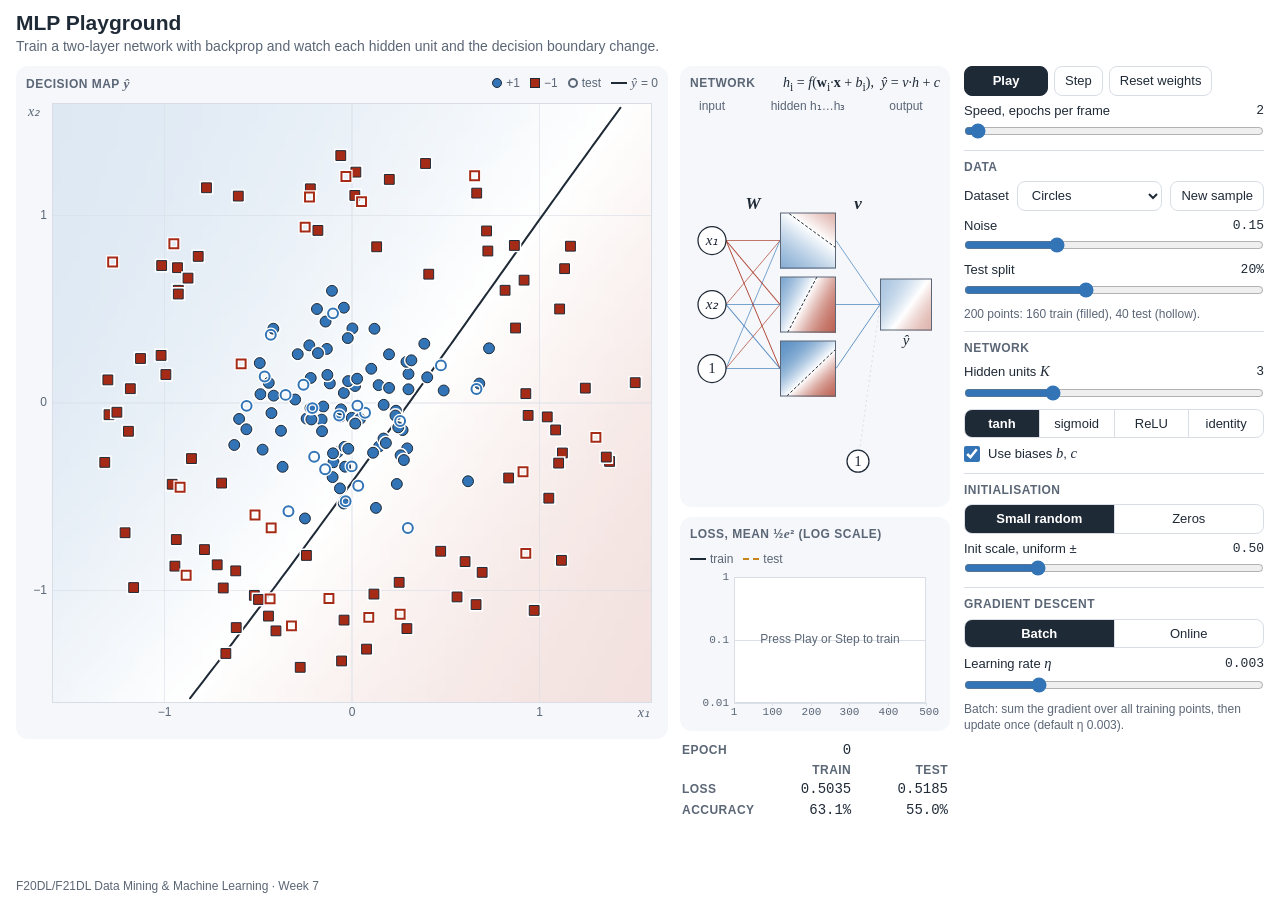
<file: demos/mlp-playground.html>
<!doctype html>
<html lang="en">
<head>
<meta charset="utf-8">
<meta name="viewport" content="width=device-width, initial-scale=1, viewport-fit=cover">
<title>MLP Playground</title>
<script>if (location.hash === '#deck') document.documentElement.classList.add('in-deck');</script>
<style>
:root {
  --bg: #ffffff; --panel: #f5f7fa; --fg: #1f2a37; --muted: #5b6676; --line: #d9dee6;
  --pos: #3274b5;   /* positive class (+1) and positive weights */
  --neg: #a62b17;   /* negative class (-1) and negative weights */
  --unit1: #1b8a7a; --unit2: #c7841a;
  --ink-btn: #1f2a37; --ink-btn-fg: #ffffff; --focus: #3274b5;
  --warn: #a62b17; --shade: 0.34;
  --font-ui: -apple-system, BlinkMacSystemFont, "Segoe UI", Roboto, "Helvetica Neue", Arial, sans-serif;
  --font-num: ui-monospace, "SF Mono", Menlo, Consolas, "Liberation Mono", monospace;
  --font-math: "Cambria Math", "STIX Two Math", "Times New Roman", Times, serif;
}
@media (prefers-color-scheme: dark) { :root:not([data-theme="light"]) {
  --bg: #12161c; --panel: #1a2029; --fg: #e6eaf0; --muted: #9aa5b4; --line: #2c3440;
  --pos: #6fa8e0; --neg: #e07a62; --unit1: #3fc1ae; --unit2: #e3a845;
  --ink-btn: #e6eaf0; --ink-btn-fg: #12161c; --focus: #6fa8e0; --warn: #e07a62; --shade: 0.28; color-scheme: dark } }
:root[data-theme="dark"] {
  --bg: #12161c; --panel: #1a2029; --fg: #e6eaf0; --muted: #9aa5b4; --line: #2c3440;
  --pos: #6fa8e0; --neg: #e07a62; --unit1: #3fc1ae; --unit2: #e3a845;
  --ink-btn: #e6eaf0; --ink-btn-fg: #12161c; --focus: #6fa8e0; --warn: #e07a62; --shade: 0.28; color-scheme: dark }

* { box-sizing: border-box; }
html, body { margin: 0; }
body { background: var(--bg); color: var(--fg); font-family: var(--font-ui); font-size: 14px; line-height: 1.35; }
.m { font-family: var(--font-math); font-style: italic; font-size: 1.12em; }
.num { font-family: var(--font-num); font-variant-numeric: tabular-nums; }

.wrap {
  display: flex; flex-direction: column; gap: 10px;
  padding-block: 10px 6px;
  padding-left: max(16px, env(safe-area-inset-left, 0px));
  padding-right: max(16px, env(safe-area-inset-right, 0px));
}
header h1 { font-size: 21px; font-weight: 650; margin: 0; line-height: 1.2; }
header p { margin: 2px 0 0; color: var(--muted); font-size: 14px; }
footer { font-size: 12px; color: var(--muted); }
html.in-deck footer { display: none; } /* the slides already carry a footer */

.app { display: grid; grid-template-columns: minmax(0, 1fr); gap: 14px; }
.viz { display: grid; grid-template-columns: minmax(0, 1fr); gap: 12px; min-width: 0; }
.panel { background: var(--panel); border-radius: 12px; padding: 8px 10px 10px; min-width: 0; }
.ph { display: flex; align-items: baseline; justify-content: space-between; gap: 8px; min-height: 18px; margin-bottom: 4px; flex-wrap: wrap; }
.lab { font-size: 12px; text-transform: uppercase; letter-spacing: .04em; color: var(--muted); font-weight: 600; }
.legend { font-size: 12px; color: var(--muted); display: flex; gap: 10px; align-items: center; flex-wrap: wrap; }
.legend span { display: inline-flex; align-items: center; gap: 4px; }
.sw { display: inline-block; width: 10px; height: 10px; border: 1px solid var(--fg); }
.sw.pos { background: var(--pos); border-radius: 50%; }
.sw.neg { background: var(--neg); }
.sw.hollow { background: transparent; border: 2px solid var(--muted); border-radius: 50%; }
.ln { display: inline-block; width: 16px; height: 0; border-top: 2px solid var(--fg); }
.ln.test { border-top: 2px dashed var(--unit2); }
canvas { display: block; }
#map { touch-action: manipulation; }
.side { display: flex; flex-direction: column; gap: 10px; min-width: 0; min-height: 0; }
.net-panel { display: flex; flex-direction: column; }
.net-box { position: relative; height: 270px; }
.net-box canvas { position: absolute; inset: 0; width: 100%; height: 100%; }
.formula { font-family: var(--font-math); font-size: 14px; color: var(--fg); white-space: nowrap; }
.loss-box { position: relative; height: 150px; }
.loss-box canvas { position: absolute; inset: 0; width: 100%; height: 100%; }

.readouts { display: grid; grid-template-columns: auto 1fr 1fr; gap: 2px 14px; align-items: baseline; padding: 0 2px; }
.readouts .lab { font-weight: 600; }
.readouts .v { font-family: var(--font-num); font-variant-numeric: tabular-nums; font-size: 14px; text-align: right; }
.readouts .h { text-align: right; }
.hint { margin: 0; min-height: 2.7em; font-size: 14px; color: var(--fg); border-left: 3px solid var(--line); padding: 2px 0 2px 10px; }
.hint.on { border-left-color: var(--unit2); }
.hint:empty { border-left-color: transparent; }
.hint.bad { border-left-color: var(--warn); color: var(--warn); font-weight: 600; }

/* controls */
.controls { display: flex; flex-direction: column; gap: 9px; min-width: 0; }
.group { display: flex; flex-direction: column; gap: 6px; padding-top: 8px; border-top: 1px solid var(--line); }
.group:first-child { border-top: 0; padding-top: 0; }
.row { display: flex; align-items: center; justify-content: space-between; gap: 8px; }
.row label, .row .rl { font-size: 13px; color: var(--fg); }
.row output { font-family: var(--font-num); font-variant-numeric: tabular-nums; font-size: 13px; text-align: right; min-width: 4.5em; }
.slider { display: flex; flex-direction: column; gap: 1px; }
input[type=range] { width: 100%; margin: 0; accent-color: var(--pos); height: 20px; }
.btns { display: flex; gap: 6px; }
button, select {
  font: inherit; font-size: 13px; color: var(--fg); background: transparent; border: 1px solid var(--line);
  border-radius: 8px; padding: 5px 10px; min-height: 30px; cursor: pointer;
}
select { background: var(--bg); padding-right: 6px; flex: 1 1 auto; min-width: 0; }
button.primary { background: var(--ink-btn); color: var(--ink-btn-fg); border-color: var(--ink-btn); font-weight: 600; min-width: 84px; }
button:hover:not(:disabled) { border-color: var(--muted); }
button:disabled, input:disabled, select:disabled { opacity: .45; cursor: default; }
:focus-visible { outline: 2px solid var(--focus); outline-offset: 2px; }
.seg { display: flex; border: 1px solid var(--line); border-radius: 8px; overflow: hidden; }
.seg input { position: absolute; opacity: 0; width: 1px; height: 1px; margin: 0; pointer-events: none; }
.seg label { flex: 1 1 0; text-align: center; font-size: 13px; padding: 5px 4px; cursor: pointer; border-left: 1px solid var(--line); user-select: none; white-space: nowrap; }
.seg label:first-of-type { border-left: 0; }
.seg input:checked + label { background: var(--ink-btn); color: var(--ink-btn-fg); font-weight: 600; }
.seg input:focus-visible + label { outline: 2px solid var(--focus); outline-offset: -2px; }
.seg input:disabled + label { opacity: .45; cursor: default; }
.chk { display: flex; align-items: center; gap: 8px; font-size: 13px; }
.chk input { accent-color: var(--pos); width: 16px; height: 16px; margin: 0; }
.note { margin: 0; font-size: 12px; color: var(--muted); }
.sub { font-size: 12px; color: var(--muted); }

/* desktop: everything in one 1280 x 760 screen */
@media (min-width: 900px) {
  .wrap { height: 100vh; min-height: 680px; }
  .app { flex: 1 1 auto; min-height: 0; grid-template-columns: minmax(0, 1fr) 300px; }
  .viz { grid-template-columns: auto minmax(260px, 1fr); min-height: 0; }
  .map-panel { align-self: start; }
  .side { min-height: 0; }
  .net-panel { flex: 1 1 auto; min-height: 0; }
  .net-box { flex: 1 1 auto; height: auto; min-height: 150px; }
}
/* short screens, such as a slide (1366 x 724): tighten the controls so the last note fits */
@media (min-width: 900px) and (max-height: 745px) {
  .controls { gap: 5px; }
}
</style>
</head>
<body>
<div class="wrap">
  <header>
    <h1>MLP Playground</h1>
    <p>Train a two-layer network with backprop and watch each hidden unit and the decision boundary change.</p>
  </header>

  <main class="app">
    <section class="viz" aria-label="Plots">
      <div class="panel map-panel" id="mapPanel">
        <div class="ph">
          <span class="lab">Decision map <span class="m" style="text-transform:none">ŷ</span></span>
          <span class="legend">
            <span><i class="sw pos"></i>+1</span>
            <span><i class="sw neg"></i>−1</span>
            <span><i class="sw hollow"></i>test</span>
            <span><span class="ln"></span><span class="m">ŷ</span> = 0</span>
          </span>
        </div>
        <canvas id="map" role="img" aria-label="Decision map: shading shows the network output over the input square, the line is the decision boundary, filled points are training data and hollow points are test data."></canvas>
      </div>

      <div class="side">
        <div class="panel net-panel">
          <div class="ph">
            <span class="lab">Network</span>
            <span class="formula" id="formula"><i>h</i><sub>i</sub> = <i>f</i>(<b>w</b><sub>i</sub>·<b>x</b> + <i>b</i><sub>i</sub>), &nbsp;<i>ŷ</i> = <i>v</i>·<i>h</i> + <i>c</i></span>
          </div>
          <div class="net-box"><canvas id="net" role="img" aria-label="Network diagram: inputs, hidden units shown as small maps of their activation, and the output. Edge thickness shows weight size, blue positive, red negative."></canvas></div>
        </div>
        <div class="panel">
          <div class="ph">
            <span class="lab">Loss, mean ½<span class="m" style="text-transform:none">e</span>² (log scale)</span>
            <span class="legend"><span><span class="ln"></span>train</span><span id="testLegend"><span class="ln test"></span>test</span></span>
          </div>
          <div class="loss-box"><canvas id="loss" role="img" aria-label="Training and test loss per epoch on a log scale, last 500 epochs."></canvas></div>
        </div>
        <div class="readouts" aria-live="off">
          <span class="lab">Epoch</span><span class="v" id="roEpoch">0</span><span></span>
          <span></span><span class="lab h">Train</span><span class="lab h">Test</span>
          <span class="lab">Loss</span><span class="v" id="roTrainLoss">–</span><span class="v" id="roTestLoss">–</span>
          <span class="lab">Accuracy</span><span class="v" id="roTrainAcc">–</span><span class="v" id="roTestAcc">–</span>
        </div>
        <p class="hint" id="hint" role="status" aria-live="polite"></p>
      </div>
    </section>

    <aside class="controls" aria-label="Controls">
      <div class="group">
        <div class="btns">
          <button type="button" class="primary" id="playBtn" aria-pressed="false">Play</button>
          <button type="button" id="stepBtn" title="Train for one epoch">Step</button>
          <button type="button" id="resetBtn" title="Draw new random starting weights">Reset weights</button>
        </div>
        <div class="slider">
          <div class="row"><label for="speed">Speed, epochs per frame</label><output id="speedVal" for="speed">2</output></div>
          <input type="range" id="speed" min="1" max="50" step="1" value="2">
        </div>
      </div>

      <div class="group">
        <span class="lab">Data</span>
        <div class="row">
          <label for="dataset">Dataset</label>
          <select id="dataset">
            <option value="xorCorners">XOR corners</option>
            <option value="xorClusters">XOR clusters</option>
            <option value="circles" selected>Circles</option>
            <option value="moons">Moons</option>
            <option value="spiral">Spiral</option>
            <option value="linear">Linear</option>
          </select>
          <button type="button" id="newSample">New sample</button>
        </div>
        <div class="slider">
          <div class="row"><label for="noise">Noise</label><output id="noiseVal" for="noise">0.15</output></div>
          <input type="range" id="noise" min="0" max="0.5" step="0.01" value="0.15">
        </div>
        <div class="slider">
          <div class="row"><label for="testSplit">Test split</label><output id="testSplitVal" for="testSplit">20%</output></div>
          <input type="range" id="testSplit" min="0" max="50" step="5" value="20">
        </div>
        <p class="note" id="dataNote"></p>
      </div>

      <div class="group">
        <span class="lab">Network</span>
        <div class="slider">
          <div class="row"><label for="hidden">Hidden units <span class="m">K</span></label><output id="hiddenVal" for="hidden">3</output></div>
          <input type="range" id="hidden" min="1" max="8" step="1" value="3">
        </div>
        <div class="seg" role="radiogroup" aria-label="Activation function f">
          <input type="radio" name="act" id="act-tanh" value="tanh" checked><label for="act-tanh">tanh</label>
          <input type="radio" name="act" id="act-sigmoid" value="sigmoid"><label for="act-sigmoid">sigmoid</label>
          <input type="radio" name="act" id="act-relu" value="relu"><label for="act-relu">ReLU</label>
          <input type="radio" name="act" id="act-identity" value="identity"><label for="act-identity">identity</label>
        </div>
        <label class="chk" for="useBias"><input type="checkbox" id="useBias" checked><span>Use biases <span class="m">b</span>, <span class="m">c</span></span></label>
      </div>

      <div class="group">
        <span class="lab">Initialisation</span>
        <div class="seg" role="radiogroup" aria-label="Initialisation">
          <input type="radio" name="init" id="init-random" value="random" checked><label for="init-random">Small random</label>
          <input type="radio" name="init" id="init-zeros" value="zeros"><label for="init-zeros">Zeros</label>
        </div>
        <div class="slider">
          <div class="row"><label for="initScale">Init scale, uniform ±</label><output id="initScaleVal" for="initScale">0.50</output></div>
          <input type="range" id="initScale" min="0.05" max="2" step="0.05" value="0.5">
        </div>
      </div>

      <div class="group">
        <span class="lab">Gradient descent</span>
        <div class="seg" role="radiogroup" aria-label="Update mode">
          <input type="radio" name="mode" id="mode-batch" value="batch" checked><label for="mode-batch">Batch</label>
          <input type="radio" name="mode" id="mode-online" value="online"><label for="mode-online">Online</label>
        </div>
        <div class="slider">
          <div class="row"><label for="eta">Learning rate <span class="m">η</span></label><output id="etaVal" for="eta">0.003</output></div>
          <input type="range" id="eta" min="-3.30103" max="0" step="0.01" value="-2.52288">
        </div>
        <p class="note" id="etaNote"></p>
      </div>
    </aside>
  </main>

  <footer>F20DL/F21DL Data Mining &amp; Machine Learning · Week 7</footer>
</div>

<script>
"use strict";
// ======================= CORE (pure maths, no DOM) =======================
const Core = (() => {
  const LIM = 1.6;      // the plotted input square is [-LIM, LIM]^2
  const KEEP = 1.55;    // samples outside this are redrawn

  function mulberry32(a) {
    a = a >>> 0;
    return function () {
      a = (a + 0x6D2B79F5) >>> 0;
      let t = a;
      t = Math.imul(t ^ (t >>> 15), t | 1);
      t ^= t + Math.imul(t ^ (t >>> 7), t | 61);
      return ((t ^ (t >>> 14)) >>> 0) / 4294967296;
    };
  }
  function gauss(rng) { let u = 0; while (u === 0) u = rng(); return Math.sqrt(-2 * Math.log(u)) * Math.cos(2 * Math.PI * rng()); }

  const DATASETS = {
    xorCorners: { label: "XOR corners", n: 4 }, xorClusters: { label: "XOR clusters", n: 200 },
    circles: { label: "Circles", n: 200 }, moons: { label: "Moons", n: 200 },
    spiral: { label: "Spiral", n: 300 }, linear: { label: "Linear", n: 200 }
  };
  function canonName(name) {
    if (DATASETS[name]) return name;
    const key = String(name).toLowerCase().replace(/[^a-z]/g, "");
    for (const k in DATASETS) if (k.toLowerCase() === key) return k;
    throw new Error("Unknown dataset " + name);
  }

  // One clean sample and its label (before Gaussian jitter).
  function rawSample(name, rng, idx) {
    switch (name) {
      case "xorClusters": {
        const q = idx % 4, cx = q & 1 ? 1 : -1, cy = q & 2 ? 1 : -1;
        return { x: [cx + 0.2 * gauss(rng), cy + 0.2 * gauss(rng)], y: cx * cy > 0 ? -1 : 1 };
      }
      case "circles": {
        const inner = idx % 2 === 0, t = 2 * Math.PI * rng();
        const r = inner ? 0.5 * Math.sqrt(rng()) : 1.0 + 0.35 * rng();
        return { x: [r * Math.cos(t), r * Math.sin(t)], y: inner ? 1 : -1 };
      }
      case "moons": {
        const first = idx % 2 === 0, t = Math.PI * rng();
        const px = first ? Math.cos(t) : 1 - Math.cos(t), py = first ? Math.sin(t) : 0.5 - Math.sin(t);
        return { x: [(px - 0.5) * 1.05, (py - 0.25) * 1.05], y: first ? 1 : -1 };
      }
      case "spiral": {
        const arm = idx % 2, t = rng(), r = 0.12 + 1.3 * t, th = 1.75 * Math.PI * t + arm * Math.PI;
        return { x: [r * Math.cos(th), r * Math.sin(th)], y: arm === 0 ? 1 : -1 };
      }
      case "linear": {
        for (;;) {   // line 0.8 x1 - 0.6 x2 + 0.15 = 0, empty margin 0.12 either side
          const x = [(2 * rng() - 1) * 1.5, (2 * rng() - 1) * 1.5], s = 0.8 * x[0] - 0.6 * x[1] + 0.15;
          if (Math.abs(s) >= 0.12) return { x, y: s > 0 ? 1 : -1 };
        }
      }
    }
    throw new Error("bad dataset " + name);
  }

  // noise = std of the Gaussian jitter added to each point (half of it for the spiral, whose arms are closer).
  function makeDataset(name, n, noise, seed) {
    name = canonName(name);
    if (name === "xorCorners") return { X: [[1, 1], [-1, -1], [1, -1], [-1, 1]], Y: [-1, -1, 1, 1], name };
    if (n == null) n = DATASETS[name].n;
    if (noise == null) noise = 0.15;
    if (seed == null) seed = 1;
    const rng = mulberry32((seed >>> 0) * 2654435761 + 12345);
    const jit = name === "spiral" ? 0.5 * noise : noise;
    const X = [], Y = [];
    for (let i = 0; i < n; i++) {
      let p, tries = 0;
      do {
        const s = rawSample(name, rng, i);
        p = { x: [s.x[0] + jit * gauss(rng), s.x[1] + jit * gauss(rng)], y: s.y };
      } while ((Math.abs(p.x[0]) > KEEP || Math.abs(p.x[1]) > KEEP) && ++tries < 50);
      p.x[0] = Math.max(-KEEP, Math.min(KEEP, p.x[0])); p.x[1] = Math.max(-KEEP, Math.min(KEEP, p.x[1]));
      X.push(p.x); Y.push(p.y);
    }
    return { X, Y, name };
  }

  // Seeded shuffle; the first round(testFrac * n) points become the test set. XOR corners has no test set.
  function split(data, testFrac, seed) {
    if (data.name === "xorCorners" || !(testFrac > 0)) return { Xtr: data.X.slice(), Ytr: data.Y.slice(), Xte: [], Yte: [] };
    const n = data.X.length, rng = mulberry32((seed >>> 0) * 7919 + 99), idx = Array.from({ length: n }, (_, i) => i);
    for (let i = n - 1; i > 0; i--) { const j = Math.floor(rng() * (i + 1)); const t = idx[i]; idx[i] = idx[j]; idx[j] = t; }
    const nTe = Math.round(testFrac * n), out = { Xtr: [], Ytr: [], Xte: [], Yte: [] };
    idx.forEach((k, r) => { if (r < nTe) { out.Xte.push(data.X[k]); out.Yte.push(data.Y[k]); } else { out.Xtr.push(data.X[k]); out.Ytr.push(data.Y[k]); } });
    return out;
  }

  // f and f'. d(a, h) receives both the pre-activation a and h = f(a).
  const ACT = {
    tanh: { f: (a) => Math.tanh(a), d: (a, h) => 1 - h * h },
    sigmoid: { f: (a) => 1 / (1 + Math.exp(-a)), d: (a, h) => h * (1 - h) },
    relu: { f: (a) => (a > 0 ? a : 0), d: (a) => (a > 0 ? 1 : 0) },
    identity: { f: (a) => a, d: () => 1 }
  };

  // Parameters: W is D x K (W[d][i] = weight from input d into hidden unit i), b (K), v (K), c (scalar).
  function init(opts) {
    const o = Object.assign({ K: 3, init: "random", scale: 0.5, seed: 1, useBias: true }, opts || {});
    const K = o.K, rng = mulberry32((o.seed >>> 0) * 40503 + 7);
    const r = () => (o.init === "zeros" ? 0 : o.scale * (2 * rng() - 1));
    const W = [[], []], b = [], v = [];
    for (let i = 0; i < K; i++) { W[0].push(r()); W[1].push(r()); }
    for (let i = 0; i < K; i++) b.push(o.useBias ? r() : 0);
    for (let i = 0; i < K; i++) v.push(r());
    return { K, W, b, v, c: 0 };
  }
  function clone(p) { return { K: p.K, W: [p.W[0].slice(), p.W[1].slice()], b: p.b.slice(), v: p.v.slice(), c: p.c }; }

  function forward(p, x, act) {
    const A = ACT[act || "tanh"], a = [], h = [];
    let yhat = p.c;
    for (let i = 0; i < p.K; i++) { a[i] = p.W[0][i] * x[0] + p.W[1][i] * x[1] + p.b[i]; h[i] = A.f(a[i]); yhat += p.v[i] * h[i]; }
    return { a, h, yhat };
  }
  function predict(p, x0, x1, A) {
    let y = p.c;
    for (let i = 0; i < p.K; i++) y += p.v[i] * A.f(p.W[0][i] * x0 + p.W[1][i] * x1 + p.b[i]);
    return y;
  }

  // L = 1/2 sum_n e_n^2 with e = y - yhat. Gradients as on the slides, plus the biases:
  // dL/dv = -sum e h, dL/dc = -sum e, dL/dw_i = -sum e v_i f'(a_i) x, dL/db_i = -sum e v_i f'(a_i).
  function lossAndGrad(p, X, Y, act, useBias) {
    if (useBias == null) useBias = true;
    const A = ACT[act || "tanh"], K = p.K;
    const gW = [new Array(K).fill(0), new Array(K).fill(0)], gb = new Array(K).fill(0), gv = new Array(K).fill(0);
    const a = new Array(K), h = new Array(K);
    let gc = 0, loss = 0;
    for (let n = 0; n < X.length; n++) {
      const x = X[n];
      let yhat = p.c;
      for (let i = 0; i < K; i++) { a[i] = p.W[0][i] * x[0] + p.W[1][i] * x[1] + p.b[i]; h[i] = A.f(a[i]); yhat += p.v[i] * h[i]; }
      const e = Y[n] - yhat;
      loss += 0.5 * e * e;
      gc -= e;
      for (let i = 0; i < K; i++) {
        gv[i] -= e * h[i];
        const d = -e * p.v[i] * A.d(a[i], h[i]);
        gW[0][i] += d * x[0]; gW[1][i] += d * x[1]; gb[i] += d;
      }
    }
    if (!useBias) { gb.fill(0); gc = 0; }
    return { loss, grads: { W: gW, b: gb, v: gv, c: gc } };
  }

  // One epoch. Batch = Algorithm 25: sum the gradient over the whole training set, then one update.
  // Online: shuffle, then update after every example (same maths with a single example, no allocation).
  function epoch(p, Xtr, Ytr, cfg, rng) {
    const K = p.K, eta = cfg.eta, ub = cfg.useBias;
    if (cfg.mode === "online") {
      const A = ACT[cfg.act], n = Xtr.length, order = new Int32Array(n);
      for (let i = 0; i < n; i++) order[i] = i;
      for (let i = n - 1; i > 0; i--) { const j = Math.floor(rng() * (i + 1)); const t = order[i]; order[i] = order[j]; order[j] = t; }
      const a = new Float64Array(K), h = new Float64Array(K), W0 = p.W[0], W1 = p.W[1], b = p.b, v = p.v;
      for (let s = 0; s < n; s++) {
        const k = order[s], x0 = Xtr[k][0], x1 = Xtr[k][1];
        let yhat = p.c;
        for (let i = 0; i < K; i++) { a[i] = W0[i] * x0 + W1[i] * x1 + b[i]; h[i] = A.f(a[i]); yhat += v[i] * h[i]; }
        const e = Ytr[k] - yhat;
        for (let i = 0; i < K; i++) {
          const d = -e * v[i] * A.d(a[i], h[i]);   // uses v before its update
          W0[i] -= eta * d * x0; W1[i] -= eta * d * x1;
          if (ub) b[i] -= eta * d;
          v[i] -= eta * (-e * h[i]);
        }
        if (ub) p.c -= eta * (-e);
      }
    } else {
      const g = lossAndGrad(p, Xtr, Ytr, cfg.act, ub).grads;
      for (let i = 0; i < K; i++) {
        p.W[0][i] -= eta * g.W[0][i]; p.W[1][i] -= eta * g.W[1][i]; p.v[i] -= eta * g.v[i];
        if (ub) p.b[i] -= eta * g.b[i];
      }
      if (ub) p.c -= eta * g.c;
    }
  }

  function evaluate(p, X, Y, act) {
    if (!X.length) return { loss: NaN, acc: NaN };
    const A = ACT[act];
    let L = 0, ok = 0;
    for (let n = 0; n < X.length; n++) {
      const yh = predict(p, X[n][0], X[n][1], A), e = Y[n] - yh;
      L += 0.5 * e * e;
      if ((yh >= 0 ? 1 : -1) === Y[n]) ok++;
    }
    return { loss: L / X.length, acc: ok / X.length };
  }

  // Default eta. Batch sums the gradient over ~160 points, so it needs a much smaller eta than online.
  function defaultEta(mode, name) {
    if (canonName(name) === "xorCorners") return 0.05;
    return mode === "online" ? 0.02 : 0.003;
  }
  const DEFAULTS = { K: 3, act: "tanh", useBias: true, init: "random", scale: 0.5, mode: "batch", noise: 0.15, testFrac: 0.2, dataSeed: 1, initSeed: 1 };
  const isBad = (L) => !isFinite(L) || L > 1e6;

  function train(datasetName, opts, epochs) {
    const name = canonName(datasetName), o = Object.assign({}, DEFAULTS, opts || {});
    if (o.eta == null) o.eta = defaultEta(o.mode, name);
    if (epochs == null) epochs = 500;
    const data = makeDataset(name, o.n, o.noise, o.dataSeed), s = split(data, o.testFrac, o.dataSeed);
    const p = init({ K: o.K, init: o.init, scale: o.scale, seed: o.initSeed, useBias: o.useBias });
    const rng = mulberry32((o.initSeed >>> 0) * 31 + 5);
    let ep = 0, diverged = false, firstEpoch95 = null;
    while (ep < epochs) {
      epoch(p, s.Xtr, s.Ytr, o, rng); ep++;
      const tr = evaluate(p, s.Xtr, s.Ytr, o.act);
      if (isBad(tr.loss)) { diverged = true; break; }
      if (firstEpoch95 == null && tr.acc > 0.95) firstEpoch95 = ep;
    }
    const tr = evaluate(p, s.Xtr, s.Ytr, o.act), te = evaluate(p, s.Xte, s.Yte, o.act);
    return { trainAcc: tr.acc, testAcc: te.acc, trainLoss: tr.loss, testLoss: te.loss, epochs: ep, diverged, firstEpoch95, eta: o.eta, params: clone(p) };
  }

  // Central differences on a small random problem; returns the max relative error over all parameters.
  function gradCheck(act) {
    act = act || "tanh";
    const rng = mulberry32(2024), K = 4, X = [], Y = [];
    for (let n = 0; n < 12; n++) { X.push([3 * rng() - 1.5, 3 * rng() - 1.5]); Y.push(rng() < 0.5 ? -1 : 1); }
    let p;
    for (let t = 0; t < 500; t++) {   // for ReLU, pick weights that keep every a_i away from the kink at 0
      p = init({ K, init: "random", scale: 1, seed: 100 + t, useBias: true }); p.c = 0.3;
      let minAbs = Infinity;
      for (const x of X) for (const a of forward(p, x, act).a) minAbs = Math.min(minAbs, Math.abs(a));
      if (act !== "relu" || minAbs > 0.05) break;
    }
    const g = lossAndGrad(p, X, Y, act, true).grads, L = (q) => lossAndGrad(q, X, Y, act, true).loss, h = 1e-5;
    let worst = 0;
    const check = (get, set, an) => {
      const q1 = clone(p), q2 = clone(p);
      set(q1, get(p) + h); set(q2, get(p) - h);
      const num = (L(q1) - L(q2)) / (2 * h);
      worst = Math.max(worst, Math.abs(an - num) / Math.max(1e-8, Math.abs(an) + Math.abs(num)));
    };
    for (let i = 0; i < K; i++) {
      for (let d = 0; d < 2; d++) check((q) => q.W[d][i], (q, val) => { q.W[d][i] = val; }, g.W[d][i]);
      check((q) => q.b[i], (q, val) => { q.b[i] = val; }, g.b[i]);
      check((q) => q.v[i], (q, val) => { q.v[i] = val; }, g.v[i]);
    }
    check((q) => q.c, (q, val) => { q.c = val; }, g.c);
    return worst;
  }

  return { LIM, DATASETS, canonName, mulberry32, makeDataset, split, ACT, init, clone, forward, predict, lossAndGrad, epoch, evaluate, train, gradCheck, defaultEta, DEFAULTS, isBad };
})();

// ======================= APP (DOM + drawing) =======================
(() => {
  const $ = (id) => document.getElementById(id);
  // ?theme=light|dark wins. Otherwise, inside a notebook or slide (an iframe), use light to match
  // the white page; opened on its own, follow the system theme.
  let qp = new URLSearchParams(location.search).get("theme");
  if (qp !== "light" && qp !== "dark") {
    let framed = true;
    try { framed = window.self !== window.top; } catch (e) { /* cross-origin: treat as framed */ }
    qp = framed ? "light" : null;
  }
  if (qp) document.documentElement.dataset.theme = qp;

  const G = 64;                 // decision map grid resolution
  const LIM = Core.LIM;
  const HIST_KEEP = 500;        // epochs shown in the loss chart

  const S = {
    dataset: "circles", noise: 0.15, testFrac: 0.2, dataSeed: 1,
    K: 3, act: "tanh", useBias: true, init: "random", scale: 0.5, initSeed: 1,
    mode: "batch", eta: Core.defaultEta("batch", "circles"), speed: 2,
    playing: false, diverged: false,
    data: null, sp: null, p: null, rng: null, epoch: 0,
    hist: { tr: [], te: [], start: 1 },       // losses for epochs start .. start+len-1
    cur: { trL: NaN, teL: NaN, trA: NaN, teA: NaN },
    gridY: new Float64Array(G * G), gridH: [], hint: ""
  };

  // ---------- colours ----------
  let C = {};
  function hexToRgb(s) {
    s = s.trim();
    if (/^#[0-9a-f]{3}$/i.test(s)) s = "#" + s[1] + s[1] + s[2] + s[2] + s[3] + s[3];
    const m = /^#([0-9a-f]{2})([0-9a-f]{2})([0-9a-f]{2})$/i.exec(s);
    return m ? [parseInt(m[1], 16), parseInt(m[2], 16), parseInt(m[3], 16)] : [128, 128, 128];
  }
  function readColours() {
    const cs = getComputedStyle(document.documentElement);
    for (const k of ["bg", "panel", "fg", "muted", "line", "pos", "neg", "unit2"]) C[k] = cs.getPropertyValue("--" + k).trim();
    C.shade = parseFloat(cs.getPropertyValue("--shade")) || 0.3;
    C.posRgb = hexToRgb(C.pos); C.negRgb = hexToRgb(C.neg);
    C.fontNum = cs.getPropertyValue("--font-num").trim();
    C.fontUi = cs.getPropertyValue("--font-ui").trim();
    C.fontMath = cs.getPropertyValue("--font-math").trim();
  }

  // ---------- canvases ----------
  function fitCanvas(cv, w, h) {
    const dpr = Math.max(1, window.devicePixelRatio || 1);
    cv.style.width = w + "px"; cv.style.height = h + "px";
    const W = Math.round(w * dpr), H = Math.round(h * dpr);
    if (cv.width !== W || cv.height !== H) { cv.width = W; cv.height = H; }
    const ctx = cv.getContext("2d");
    ctx.setTransform(dpr, 0, 0, dpr, 0, 0);
    return ctx;
  }
  const mapCv = $("map"), netCv = $("net"), lossCv = $("loss");
  const offMap = document.createElement("canvas"); offMap.width = G; offMap.height = G;
  const offCtx = offMap.getContext("2d");
  const offImg = offCtx.createImageData(G, G);
  let mapSide = 400, netW = 300, netH = 260, lossW = 300, lossH = 150;

  function layout() {
    const desktop = window.matchMedia("(min-width: 900px)").matches;
    const panel = $("mapPanel");
    if (desktop) {
      const viz = panel.parentElement;
      const vr = viz.getBoundingClientRect();
      const head = panel.querySelector(".ph").getBoundingClientRect().height + 4;
      const padV = 18, padH = 20;
      const byH = vr.height - head - padV;
      const byW = vr.width - 12 - 270 - padH;
      mapSide = Math.max(220, Math.floor(Math.min(byH, byW)));
    } else {
      mapSide = Math.max(200, Math.floor(panel.parentElement.getBoundingClientRect().width - 20));
    }
    fitCanvas(mapCv, mapSide, mapSide);
    const nb = netCv.parentElement.getBoundingClientRect();
    netW = Math.max(200, Math.floor(nb.width)); netH = Math.max(140, Math.floor(nb.height));
    const lb = lossCv.parentElement.getBoundingClientRect();
    lossW = Math.max(200, Math.floor(lb.width)); lossH = Math.max(100, Math.floor(lb.height));
    drawAll();
  }

  // ---------- model state ----------
  function rebuildData() {
    S.data = Core.makeDataset(S.dataset, null, S.noise, S.dataSeed);
    S.sp = Core.split(S.data, S.testFrac, S.dataSeed);
  }
  function resetWeights() {
    S.p = Core.init({ K: S.K, init: S.init, scale: S.scale, seed: S.initSeed, useBias: S.useBias });
    S.rng = Core.mulberry32((S.initSeed >>> 0) * 31 + 5);
    S.epoch = 0; S.diverged = false;
    S.hist = { tr: [], te: [], start: 1 };
    measure();
    computeGrid();
    drawAll();
  }
  function measure() {
    const tr = Core.evaluate(S.p, S.sp.Xtr, S.sp.Ytr, S.act), te = Core.evaluate(S.p, S.sp.Xte, S.sp.Yte, S.act);
    S.cur = { trL: tr.loss, teL: te.loss, trA: tr.acc, teA: te.acc };
  }
  function cfg() { return { mode: S.mode, eta: S.eta, act: S.act, useBias: S.useBias }; }

  function runEpochs(n) {
    const c = cfg();
    for (let k = 0; k < n; k++) {
      const backup = Core.clone(S.p);
      Core.epoch(S.p, S.sp.Xtr, S.sp.Ytr, c, S.rng);
      const tr = Core.evaluate(S.p, S.sp.Xtr, S.sp.Ytr, S.act);
      if (Core.isBad(tr.loss)) {      // keep the last finite weights on screen and stop
        S.p = backup; S.diverged = true; setPlaying(false);
        break;
      }
      const te = Core.evaluate(S.p, S.sp.Xte, S.sp.Yte, S.act);
      S.epoch++;
      S.cur = { trL: tr.loss, teL: te.loss, trA: tr.acc, teA: te.acc };
      S.hist.tr.push(tr.loss); S.hist.te.push(te.loss);
      if (S.hist.tr.length > 4000) { const cut = S.hist.tr.length - 1000; S.hist.tr.splice(0, cut); S.hist.te.splice(0, cut); S.hist.start += cut; }
    }
  }

  function computeGrid() {
    const p = S.p, K = p.K, A = Core.ACT[S.act], step = (2 * LIM) / G;
    if (S.gridH.length !== K) S.gridH = Array.from({ length: K }, () => new Float64Array(G * G));
    for (let gy = 0; gy < G; gy++) {
      const x1 = LIM - (gy + 0.5) * step;
      for (let gx = 0; gx < G; gx++) {
        const x0 = -LIM + (gx + 0.5) * step, idx = gy * G + gx;
        let y = p.c;
        for (let i = 0; i < K; i++) {
          const h = A.f(p.W[0][i] * x0 + p.W[1][i] * x1 + p.b[i]);
          S.gridH[i][idx] = h; y += p.v[i] * h;
        }
        S.gridY[idx] = y;
      }
    }
  }

  // ---------- hint ----------
  const HINTS = {
    diverged: "Training diverged: lower η.",
    frozen: "Starting from all zeros, the hidden layer never moves.",
    same: "All hidden units get the same gradient when they start equal, so they stay identical.",
    identity: "With identity activation the network is a linear model, however many hidden units you add.",
    overfit: "Test loss is rising while training loss falls: the network is overfitting."
  };
  function unitsIdentical(p) {
    if (p.K < 2) return false;
    for (let i = 1; i < p.K; i++) {
      if (p.W[0][i] !== p.W[0][0] || p.W[1][i] !== p.W[1][0] || p.b[i] !== p.b[0] || p.v[i] !== p.v[0]) return false;
    }
    return true;
  }
  function hiddenFrozenAtZero(p) {
    for (let i = 0; i < p.K; i++) if (p.W[0][i] !== 0 || p.W[1][i] !== 0 || p.b[i] !== 0 || p.v[i] !== 0) return false;
    return true;
  }
  function overfitting() {
    if (S.K < 5 || !S.sp.Xte.length) return false;
    const tr = S.hist.tr, te = S.hist.te, n = tr.length, w = 20, lag = 150;
    if (n < lag + w) return false;
    const mean = (a, i0, i1) => { let s = 0; for (let i = i0; i < i1; i++) s += a[i]; return s / (i1 - i0); };
    const teNow = mean(te, n - w, n), teThen = mean(te, n - lag - w, n - lag);
    const trNow = mean(tr, n - w, n), trThen = mean(tr, n - lag - w, n - lag);
    return teNow > teThen * 1.02 && trNow < trThen * 0.99;
  }
  function updateHint() {
    let key = "";
    if (S.diverged) key = "diverged";
    else if (S.epoch > 0 && hiddenFrozenAtZero(S.p)) key = "frozen";
    else if (S.epoch > 0 && unitsIdentical(S.p)) key = "same";
    else if (S.act === "identity") key = "identity";
    else if (overfitting()) key = "overfit";
    if (key !== S.hint) {
      S.hint = key;
      const el = $("hint");
      el.textContent = key ? HINTS[key] : "";
      el.className = "hint" + (key === "diverged" ? " bad" : key ? " on" : "");
    }
  }

  // ---------- drawing: decision map ----------
  function shadeInto(img, vals, alphaMax) {
    const d = img.data, pr = C.posRgb, nr = C.negRgb;
    for (let k = 0; k < G * G; k++) {
      const v = vals[k], c = v >= 0 ? pr : nr, m = Math.min(Math.abs(v), 1);
      d[4 * k] = c[0]; d[4 * k + 1] = c[1]; d[4 * k + 2] = c[2];
      d[4 * k + 3] = isFinite(m) ? Math.round(255 * alphaMax * m) : 0;
    }
  }
  // Marching squares on cell-centre samples: segments of the zero level set, in grid coordinates.
  function zeroContour(vals) {
    const segs = [];
    const P = (ax, ay, bx, by, va, vb) => { const t = va / (va - vb); return [ax + t * (bx - ax), ay + t * (by - ay)]; };
    for (let gy = 0; gy < G - 1; gy++) for (let gx = 0; gx < G - 1; gx++) {
      const a = vals[gy * G + gx], b = vals[gy * G + gx + 1], c = vals[(gy + 1) * G + gx + 1], d = vals[(gy + 1) * G + gx];
      const code = (a > 0 ? 8 : 0) | (b > 0 ? 4 : 0) | (c > 0 ? 2 : 0) | (d > 0 ? 1 : 0);
      if (code === 0 || code === 15) continue;
      const top = () => P(gx, gy, gx + 1, gy, a, b), right = () => P(gx + 1, gy, gx + 1, gy + 1, b, c);
      const bottom = () => P(gx, gy + 1, gx + 1, gy + 1, d, c), left = () => P(gx, gy, gx, gy + 1, a, d);
      switch (code) {
        case 1: case 14: segs.push([left(), bottom()]); break;
        case 2: case 13: segs.push([bottom(), right()]); break;
        case 3: case 12: segs.push([left(), right()]); break;
        case 4: case 11: segs.push([top(), right()]); break;
        case 6: case 9: segs.push([top(), bottom()]); break;
        case 7: case 8: segs.push([left(), top()]); break;
        case 5: case 10: {
          const mid = (a + b + c + d) / 4;
          if ((mid > 0) === (code === 5)) { segs.push([left(), top()]); segs.push([bottom(), right()]); }
          else { segs.push([left(), bottom()]); segs.push([top(), right()]); }
        }
      }
    }
    return segs;
  }
  function pointPath(ctx, x, y, r, pos) {
    ctx.beginPath();
    if (pos) ctx.arc(x, y, r, 0, 2 * Math.PI);
    else { const s = r * 0.9; ctx.rect(x - s, y - s, 2 * s, 2 * s); }
  }
  function drawMap() {
    const ctx = fitCanvas(mapCv, mapSide, mapSide);
    const mL = 26, mB = 24, mT = 6, mR = 6;
    const pw = mapSide - mL - mR, ph = mapSide - mT - mB, side = Math.min(pw, ph);
    const ox = mL + (pw - side) / 2, oy = mT;
    const sx = (x) => ox + ((x + LIM) / (2 * LIM)) * side, sy = (y) => oy + ((LIM - y) / (2 * LIM)) * side;
    ctx.clearRect(0, 0, mapSide, mapSide);
    ctx.fillStyle = C.bg; ctx.fillRect(ox, oy, side, side);
    shadeInto(offImg, S.gridY, C.shade);
    offCtx.putImageData(offImg, 0, 0);
    ctx.imageSmoothingEnabled = true; ctx.imageSmoothingQuality = "high";
    ctx.drawImage(offMap, ox, oy, side, side);
    // grid and ticks
    ctx.strokeStyle = C.line; ctx.lineWidth = 1;
    ctx.fillStyle = C.muted; ctx.font = "12px " + C.fontUi; ctx.textAlign = "center"; ctx.textBaseline = "top";
    for (const t of [-1, 0, 1]) {
      ctx.globalAlpha = t === 0 ? 0.9 : 0.6;
      ctx.beginPath(); ctx.moveTo(sx(t), oy); ctx.lineTo(sx(t), oy + side); ctx.moveTo(ox, sy(t)); ctx.lineTo(ox + side, sy(t)); ctx.stroke();
      ctx.globalAlpha = 1;
      ctx.fillText(String(t).replace("-", "−"), sx(t), oy + side + 4);
    }
    ctx.textAlign = "right"; ctx.textBaseline = "middle";
    for (const t of [-1, 0, 1]) ctx.fillText(String(t).replace("-", "−"), ox - 5, sy(t));
    ctx.font = "italic 14px " + C.fontMath; ctx.textAlign = "right"; ctx.textBaseline = "top";
    ctx.fillText("x₁", ox + side - 2, oy + side + 3);
    ctx.save(); ctx.translate(ox - 18, oy + 2); ctx.textAlign = "left"; ctx.textBaseline = "top"; ctx.fillText("x₂", -6, 0); ctx.restore();
    ctx.strokeStyle = C.line; ctx.strokeRect(ox + 0.5, oy + 0.5, side - 1, side - 1);
    // boundary yhat = 0
    const segs = zeroContour(S.gridY), cell = side / G;
    ctx.save(); ctx.beginPath(); ctx.rect(ox, oy, side, side); ctx.clip();
    ctx.strokeStyle = C.fg; ctx.lineWidth = 2; ctx.lineCap = "round"; ctx.beginPath();
    for (const [p, q] of segs) { ctx.moveTo(ox + (p[0] + 0.5) * cell, oy + (p[1] + 0.5) * cell); ctx.lineTo(ox + (q[0] + 0.5) * cell, oy + (q[1] + 0.5) * cell); }
    ctx.stroke(); ctx.restore();
    // points: training filled, test hollow
    const r = S.dataset === "xorCorners" ? Math.max(7, side / 50) : Math.max(3.5, Math.min(5.5, side / 110));
    const sp = S.sp;
    for (let n = 0; n < sp.Xtr.length; n++) {
      const x = sx(sp.Xtr[n][0]), y = sy(sp.Xtr[n][1]), pos = sp.Ytr[n] > 0;
      pointPath(ctx, x, y, r, pos);
      ctx.lineWidth = 4; ctx.strokeStyle = C.bg; ctx.stroke();
      ctx.fillStyle = pos ? C.pos : C.neg; ctx.fill();
      ctx.lineWidth = 1; ctx.strokeStyle = C.fg; ctx.stroke();
    }
    for (let n = 0; n < sp.Xte.length; n++) {
      const x = sx(sp.Xte[n][0]), y = sy(sp.Xte[n][1]), pos = sp.Yte[n] > 0;
      pointPath(ctx, x, y, r - 0.5, pos);
      ctx.lineWidth = 4.5; ctx.strokeStyle = C.bg; ctx.stroke();
      ctx.lineWidth = 2; ctx.strokeStyle = pos ? C.pos : C.neg; ctx.stroke();
    }
  }

  // ---------- drawing: network ----------
  const thumbCv = document.createElement("canvas"); thumbCv.width = G; thumbCv.height = G;
  const thumbCtx = thumbCv.getContext("2d"), thumbImg = thumbCtx.createImageData(G, G);
  function drawThumb(ctx, vals, x, y, s, line) {
    ctx.fillStyle = C.bg; ctx.fillRect(x, y, s, s);
    shadeInto(thumbImg, vals, 0.85);
    thumbCtx.putImageData(thumbImg, 0, 0);
    ctx.imageSmoothingEnabled = true; ctx.imageSmoothingQuality = "high";
    ctx.drawImage(thumbCv, x, y, s, s);
    if (line) {   // where a_i = w_i . x + b_i = 0 inside the square
      const [w0, w1, b] = line, pts = [];
      const toPx = (u, w) => [x + ((u + LIM) / (2 * LIM)) * s, y + ((LIM - w) / (2 * LIM)) * s];
      if (Math.abs(w1) > 1e-9) for (const u of [-LIM, LIM]) { const w = -(w0 * u + b) / w1; if (Math.abs(w) <= LIM) pts.push(toPx(u, w)); }
      if (Math.abs(w0) > 1e-9) for (const w of [-LIM, LIM]) { const u = -(w1 * w + b) / w0; if (Math.abs(u) <= LIM) pts.push(toPx(u, w)); }
      if (pts.length >= 2) {
        ctx.save(); ctx.beginPath(); ctx.rect(x, y, s, s); ctx.clip();
        ctx.setLineDash([3, 2]); ctx.strokeStyle = C.fg; ctx.lineWidth = 1;
        ctx.beginPath(); ctx.moveTo(pts[0][0], pts[0][1]); ctx.lineTo(pts[1][0], pts[1][1]); ctx.stroke();
        ctx.restore();
      }
    }
    ctx.strokeStyle = C.muted; ctx.lineWidth = 1; ctx.strokeRect(x + 0.5, y + 0.5, s - 1, s - 1);
  }
  function edge(ctx, x0, y0, x1, y1, w) {
    const aw = Math.abs(w);
    ctx.beginPath(); ctx.moveTo(x0, y0); ctx.lineTo(x1, y1);
    if (!isFinite(aw) || aw < 0.02) { ctx.strokeStyle = C.line; ctx.lineWidth = 1; ctx.setLineDash([2, 3]); ctx.stroke(); ctx.setLineDash([]); return; }
    ctx.strokeStyle = w > 0 ? C.pos : C.neg;
    ctx.lineWidth = Math.min(9, Math.max(0.75, 2.2 * aw));
    ctx.globalAlpha = 0.85; ctx.stroke(); ctx.globalAlpha = 1;
  }
  function node(ctx, x, y, r, label, italic) {
    ctx.beginPath(); ctx.arc(x, y, r, 0, 2 * Math.PI);
    ctx.fillStyle = C.bg; ctx.fill(); ctx.strokeStyle = C.fg; ctx.lineWidth = 1.25; ctx.stroke();
    ctx.fillStyle = C.fg; ctx.textAlign = "center"; ctx.textBaseline = "middle";
    ctx.font = (italic ? "italic " : "") + "15px " + C.fontMath;
    ctx.fillText(label, x, y + 1);
  }
  function drawNet() {
    const ctx = fitCanvas(netCv, netW, netH), p = S.p, K = p.K, W = netW, H = netH;
    ctx.clearRect(0, 0, W, H);
    const top = 18, bot = 6, avail = H - top - bot;
    const gap = K > 5 ? 5 : 8;
    const s = Math.max(16, Math.min(56, Math.floor((avail - (K - 1) * gap) / K)));
    const colH = K * s + (K - 1) * gap, y0 = top + (avail - colH) / 2;
    const xIn = 22, xH = Math.round(W * 0.47 - s / 2), xOutC = W - 34, so = Math.min(52, Math.max(36, s));
    const rIn = 14;
    // input nodes
    const inputs = [{ y: 0, lab: "x₁", it: true }, { y: 0, lab: "x₂", it: true }];
    if (S.useBias) inputs.push({ y: 0, lab: "1", it: false });
    const inGap = Math.min(64, (avail - 2 * rIn) / Math.max(1, inputs.length - 1));
    const inTop = top + avail / 2 - ((inputs.length - 1) * inGap) / 2;
    inputs.forEach((n, j) => { n.y = inTop + j * inGap; });
    // output position
    const yOut = top + avail / 2, xOut = xOutC - so / 2;
    // edges first (under nodes)
    for (let i = 0; i < K; i++) {
      const hy = y0 + i * (s + gap) + s / 2;
      edge(ctx, xIn + rIn, inputs[0].y, xH, hy, p.W[0][i]);
      edge(ctx, xIn + rIn, inputs[1].y, xH, hy, p.W[1][i]);
      if (S.useBias) edge(ctx, xIn + rIn, inputs[2].y, xH, hy, p.b[i]);
      edge(ctx, xH + s, hy, xOut, yOut, p.v[i]);
    }
    let cNode = null;
    if (S.useBias) {
      cNode = { x: Math.round((xH + s + xOut) / 2), y: Math.min(H - bot - 12, Math.max(y0 + colH + 4, yOut + 0.42 * avail)) };
      if (cNode.y > H - 14) cNode.y = H - 14;
      edge(ctx, cNode.x, cNode.y, xOut, yOut, p.c);
    }
    // nodes
    inputs.forEach((n) => node(ctx, xIn, n.y, rIn, n.lab, n.it));
    if (cNode) node(ctx, cNode.x, cNode.y, 11, "1", false);
    for (let i = 0; i < K; i++) {
      const hy = y0 + i * (s + gap);
      drawThumb(ctx, S.gridH[i], xH, hy, s, [p.W[0][i], p.W[1][i], p.b[i]]);
    }
    drawThumb(ctx, S.gridY, xOut, yOut - so / 2, so, null);
    // labels
    ctx.fillStyle = C.muted; ctx.font = "12px " + C.fontUi; ctx.textBaseline = "top"; ctx.textAlign = "center";
    ctx.fillText("input", xIn, 1);
    const sub = "₀₁₂₃₄₅₆₇₈₉";
    ctx.fillText("hidden " + (K === 1 ? "h₁" : K === 2 ? "h₁, h₂" : "h₁…h" + sub[K]), xH + s / 2, 1);
    ctx.fillText("output", xOut + so / 2, 1);
    ctx.font = "italic 15px " + C.fontMath; ctx.fillStyle = C.fg; ctx.textBaseline = "middle";
    ctx.fillText("ŷ", xOut + so / 2, yOut + so / 2 + 11);
    // layer labels W and v, placed on a clear spot above the edge bundles
    ctx.font = "italic bold 17px " + C.fontMath; ctx.fillStyle = C.fg;
    const lx1 = (xIn + rIn + xH) / 2, lx2 = (xH + s + xOut) / 2;
    const labelY = Math.max(top + 8, Math.min(y0, inputs[0].y) - 8);
    ctx.fillText("W", lx1, labelY);
    ctx.fillText("v", lx2, labelY);
  }

  // ---------- drawing: loss chart ----------
  function fmtTick(e) {
    if (e >= 0) return String(Math.pow(10, e));
    if (e >= -3) return Math.pow(10, e).toFixed(-e);
    return "1e" + e;
  }
  function drawLoss() {
    const ctx = fitCanvas(lossCv, lossW, lossH), W = lossW, H = lossH;
    ctx.clearRect(0, 0, W, H);
    const mL = 44, mR = 14, mT = 6, mB = 18, pw = W - mL - mR, ph = H - mT - mB;
    const tr = S.hist.tr, te = S.hist.te, n = tr.length;
    const lastEp = S.hist.start + n - 1;
    const x0 = Math.max(1, lastEp - HIST_KEEP + 1), x1 = Math.max(x0 + HIST_KEEP - 1, lastEp);
    const i0 = Math.max(0, x0 - S.hist.start);
    let lo = Infinity, hi = -Infinity;
    for (let i = i0; i < n; i++) for (const v of [tr[i], te[i]]) if (v > 0 && isFinite(v)) { lo = Math.min(lo, v); hi = Math.max(hi, v); }
    if (!isFinite(lo)) { lo = 0.01; hi = 1; }
    let eLo = Math.floor(Math.log10(lo)), eHi = Math.ceil(Math.log10(hi));
    if (eHi - eLo < 1) eHi = eLo + 1;
    const ly = (v) => mT + ph - ((Math.log10(v) - eLo) / (eHi - eLo)) * ph;
    const lx = (ep) => mL + ((ep - x0) / Math.max(1, x1 - x0)) * pw;
    ctx.fillStyle = C.bg; ctx.fillRect(mL, mT, pw, ph);
    ctx.strokeStyle = C.line; ctx.lineWidth = 1;
    ctx.font = "11px " + C.fontNum; ctx.fillStyle = C.muted; ctx.textAlign = "right"; ctx.textBaseline = "middle";
    const stepE = Math.max(1, Math.ceil((eHi - eLo) / 5));
    for (let e = eLo; e <= eHi; e++) {
      const y = Math.round(ly(Math.pow(10, e))) + 0.5;
      ctx.globalAlpha = 0.9; ctx.beginPath(); ctx.moveTo(mL, y); ctx.lineTo(mL + pw, y); ctx.stroke(); ctx.globalAlpha = 1;
      if ((e - eLo) % stepE === 0) ctx.fillText(fmtTick(e), mL - 5, y);
    }
    // x ticks
    ctx.textAlign = "center"; ctx.textBaseline = "top";
    const span = x1 - x0 + 1, tickStep = span <= 500 ? 100 : 200;
    for (let t = Math.ceil(x0 / tickStep) * tickStep; t <= x1; t += tickStep) {
      const x = Math.round(lx(t)) + 0.5;
      ctx.beginPath(); ctx.moveTo(x, mT + ph); ctx.lineTo(x, mT + ph + 3); ctx.stroke();
      ctx.textAlign = x > mL + pw - 12 ? "right" : "center";
      ctx.fillText(String(t), x > mL + pw - 12 ? mL + pw + mR - 1 : x, mT + ph + 4);
    }
    ctx.textAlign = "center";
    if (x0 === 1) ctx.fillText("1", mL, mT + ph + 4);
    ctx.strokeRect(mL + 0.5, mT + 0.5, pw - 1, ph - 1);
    // curves
    ctx.save(); ctx.beginPath(); ctx.rect(mL, mT, pw, ph); ctx.clip();
    const curve = (arr, colour, dash) => {
      ctx.beginPath(); let started = false;
      for (let i = i0; i < n; i++) {
        const v = arr[i]; if (!(v > 0 && isFinite(v))) { started = false; continue; }
        const x = lx(S.hist.start + i), y = ly(v);
        if (!started) { ctx.moveTo(x, y); started = true; } else ctx.lineTo(x, y);
      }
      ctx.setLineDash(dash); ctx.strokeStyle = colour; ctx.lineWidth = 2; ctx.lineJoin = "round"; ctx.stroke(); ctx.setLineDash([]);
    };
    if (S.sp.Xte.length) curve(te, C.unit2, [6, 4]);
    curve(tr, C.fg, []);
    ctx.restore();
    if (!n) {
      ctx.fillStyle = C.muted; ctx.font = "12px " + C.fontUi; ctx.textAlign = "center"; ctx.textBaseline = "middle";
      ctx.fillText("Press Play or Step to train", mL + pw / 2, mT + ph / 2);
    }
  }

  // ---------- readouts ----------
  const fmtL = (v) => (isFinite(v) ? (v >= 100 || (v > 0 && v < 1e-3) ? v.toExponential(2).replace("-", "−") : v.toFixed(4)) : "–");
  const fmtA = (v) => (isFinite(v) ? (100 * v).toFixed(1) + "%" : "–");
  function drawReadouts() {
    $("roEpoch").textContent = String(S.epoch);
    $("roTrainLoss").textContent = fmtL(S.cur.trL);
    $("roTestLoss").textContent = fmtL(S.cur.teL);
    $("roTrainAcc").textContent = fmtA(S.cur.trA);
    $("roTestAcc").textContent = fmtA(S.cur.teA);
  }

  function drawAll() {
    if (!S.p) return;
    drawMap(); drawNet(); drawLoss(); drawReadouts(); updateHint();
  }

  // ---------- animation ----------
  let raf = 0;
  function frame() {
    raf = 0;
    if (!S.playing) return;
    runEpochs(S.speed);
    computeGrid(); drawAll();
    if (S.playing) raf = requestAnimationFrame(frame);
  }
  function setPlaying(on) {
    S.playing = on;
    const b = $("playBtn");
    b.textContent = on ? "Pause" : "Play";
    b.setAttribute("aria-pressed", on ? "true" : "false");
    if (on && !raf) raf = requestAnimationFrame(frame);
    if (!on && raf) { cancelAnimationFrame(raf); raf = 0; }
  }

  // ---------- controls ----------
  const fmtEta = (e) => String(Number(e.toPrecision(2)));
  const niceEta = (v) => { const e = Math.pow(10, v); return Number(e.toPrecision(2)); };
  function syncEta() {
    $("eta").value = String(Math.log10(S.eta));
    $("etaVal").textContent = fmtEta(S.eta);
    const d = Core.defaultEta(S.mode, S.dataset);
    $("etaNote").textContent = S.mode === "batch"
      ? "Batch: sum the gradient over all training points, then update once (default η " + fmtEta(d) + ")."
      : "Online: update after every training point, in a new random order each epoch (default η " + fmtEta(d) + ").";
  }
  function syncData() {
    const corners = S.dataset === "xorCorners";
    $("noise").disabled = corners; $("testSplit").disabled = corners; $("newSample").disabled = corners;
    $("noiseVal").textContent = corners ? "–" : S.noise.toFixed(2);
    $("testSplitVal").textContent = corners ? "–" : Math.round(S.testFrac * 100) + "%";
    const n = S.data.X.length, nTe = S.sp.Xte.length;
    $("testLegend").style.visibility = nTe ? "visible" : "hidden";
    $("dataNote").textContent = corners
      ? "Just the 4 XOR points, all used for training (no test split)."
      : n + " points: " + (n - nTe) + " train (filled), " + nTe + " test (hollow).";
  }
  function setEtaDefaultIfChanged(oldMode, oldSet) {
    const before = Core.defaultEta(oldMode, oldSet), after = Core.defaultEta(S.mode, S.dataset);
    if (before !== after) S.eta = after;
    syncEta();
  }
  function syncFormula() {
    $("formula").innerHTML = S.useBias
      ? "<i>h</i><sub>i</sub> = <i>f</i>(<b>w</b><sub>i</sub>·<b>x</b> + <i>b</i><sub>i</sub>), &nbsp;<i>ŷ</i> = <i>v</i>·<i>h</i> + <i>c</i>"
      : "<i>h</i><sub>i</sub> = <i>f</i>(<b>w</b><sub>i</sub>·<b>x</b>), &nbsp;<i>ŷ</i> = <i>v</i>·<i>h</i>";
  }
  function fullReset() { setPlaying(false); rebuildData(); syncData(); resetWeights(); }

  $("playBtn").addEventListener("click", () => {
    if (S.diverged) { S.diverged = false; updateHint(); }
    setPlaying(!S.playing);
  });
  $("stepBtn").addEventListener("click", () => { setPlaying(false); S.diverged = false; runEpochs(1); computeGrid(); drawAll(); });
  $("resetBtn").addEventListener("click", () => { setPlaying(false); S.initSeed++; resetWeights(); });
  $("speed").addEventListener("input", (e) => { S.speed = +e.target.value; $("speedVal").textContent = String(S.speed); });
  $("dataset").addEventListener("change", (e) => {
    const old = S.dataset; S.dataset = e.target.value;
    setEtaDefaultIfChanged(S.mode, old); fullReset();
  });
  $("newSample").addEventListener("click", () => { S.dataSeed++; fullReset(); });
  $("noise").addEventListener("input", (e) => { S.noise = +e.target.value; fullReset(); });
  $("testSplit").addEventListener("input", (e) => { S.testFrac = +e.target.value / 100; fullReset(); });
  $("hidden").addEventListener("input", (e) => { S.K = +e.target.value; $("hiddenVal").textContent = String(S.K); setPlaying(false); resetWeights(); });
  document.querySelectorAll('input[name="act"]').forEach((r) => r.addEventListener("change", (e) => { S.act = e.target.value; setPlaying(false); resetWeights(); }));
  $("useBias").addEventListener("change", (e) => { S.useBias = e.target.checked; syncFormula(); setPlaying(false); resetWeights(); });
  document.querySelectorAll('input[name="init"]').forEach((r) => r.addEventListener("change", (e) => {
    S.init = e.target.value; $("initScale").disabled = S.init === "zeros"; setPlaying(false); resetWeights();
  }));
  $("initScale").addEventListener("input", (e) => { S.scale = +e.target.value; $("initScaleVal").textContent = S.scale.toFixed(2); setPlaying(false); resetWeights(); });
  document.querySelectorAll('input[name="mode"]').forEach((r) => r.addEventListener("change", (e) => {
    const old = S.mode; S.mode = e.target.value; setEtaDefaultIfChanged(old, S.dataset); S.diverged = false; updateHint();
  }));
  $("eta").addEventListener("input", (e) => { S.eta = niceEta(+e.target.value); $("etaVal").textContent = fmtEta(S.eta); S.diverged = false; updateHint(); });

  // ---------- theme + resize ----------
  readColours();
  const mq = window.matchMedia("(prefers-color-scheme: dark)");
  const onScheme = () => { readColours(); drawAll(); };
  if (mq.addEventListener) mq.addEventListener("change", onScheme); else if (mq.addListener) mq.addListener(onScheme);
  let pendingLayout = 0;
  const ro = new ResizeObserver(() => { if (!pendingLayout) pendingLayout = requestAnimationFrame(() => { pendingLayout = 0; layout(); }); });
  ro.observe(document.querySelector(".viz"));
  ro.observe(netCv.parentElement);

  // ---------- start ----------
  rebuildData(); syncData(); syncEta(); syncFormula();
  S.p = Core.init({ K: S.K, init: S.init, scale: S.scale, seed: S.initSeed, useBias: S.useBias });
  S.rng = Core.mulberry32((S.initSeed >>> 0) * 31 + 5);
  measure(); computeGrid();
  layout();

  // ---------- test hooks ----------
  window.__demo = {
    makeDataset: Core.makeDataset, init: Core.init, forward: Core.forward, lossAndGrad: Core.lossAndGrad,
    gradCheck: Core.gradCheck, train: Core.train, evaluate: Core.evaluate, split: Core.split, defaultEta: Core.defaultEta,
    epoch: Core.epoch, core: Core,
    state: () => ({
      dataset: S.dataset, K: S.K, act: S.act, useBias: S.useBias, init: S.init, scale: S.scale, mode: S.mode, eta: S.eta,
      speed: S.speed, epoch: S.epoch, playing: S.playing, diverged: S.diverged, hint: S.hint, hintText: $("hint").textContent,
      trainLoss: S.cur.trL, testLoss: S.cur.teL, trainAcc: S.cur.trA, testAcc: S.cur.teA,
      nTrain: S.sp.Xtr.length, nTest: S.sp.Xte.length, params: Core.clone(S.p), dataSeed: S.dataSeed, initSeed: S.initSeed
    }),
    step: (n) => { runEpochs(n == null ? 1 : n); computeGrid(); drawAll(); return S.epoch; },
    play: () => setPlaying(true), pause: () => setPlaying(false)
  };
})();
</script>
<script>
  // Inside a slide deck: send presenter-remote keys (PageDown/PageUp) and arrow keys to the deck,
  // except while a slider, menu or text box has focus (arrows adjust those).
  (function () {
    if (window.parent === window) return;
    window.addEventListener('keydown', function (e) {
      if (e.altKey || e.ctrlKey || e.metaKey) return;
      var t = e.target, tag = t && t.tagName ? t.tagName.toUpperCase() : '';
      var inControl = tag === 'INPUT' || tag === 'SELECT' || tag === 'TEXTAREA' || (t && t.isContentEditable);
      var dir = null;
      if (e.key === 'PageDown') dir = 'next';
      else if (e.key === 'PageUp') dir = 'prev';
      else if (!inControl && (e.key === 'ArrowRight' || e.key === 'ArrowDown')) dir = 'next';
      else if (!inControl && (e.key === 'ArrowLeft' || e.key === 'ArrowUp')) dir = 'prev';
      if (!dir) return;
      e.preventDefault();
      try { window.parent.postMessage({ type: 'deck-nav', dir: dir }, '*'); } catch (err) { /* ignore */ }
    }, true);
  })();
</script>
</body>
</html>
</file>
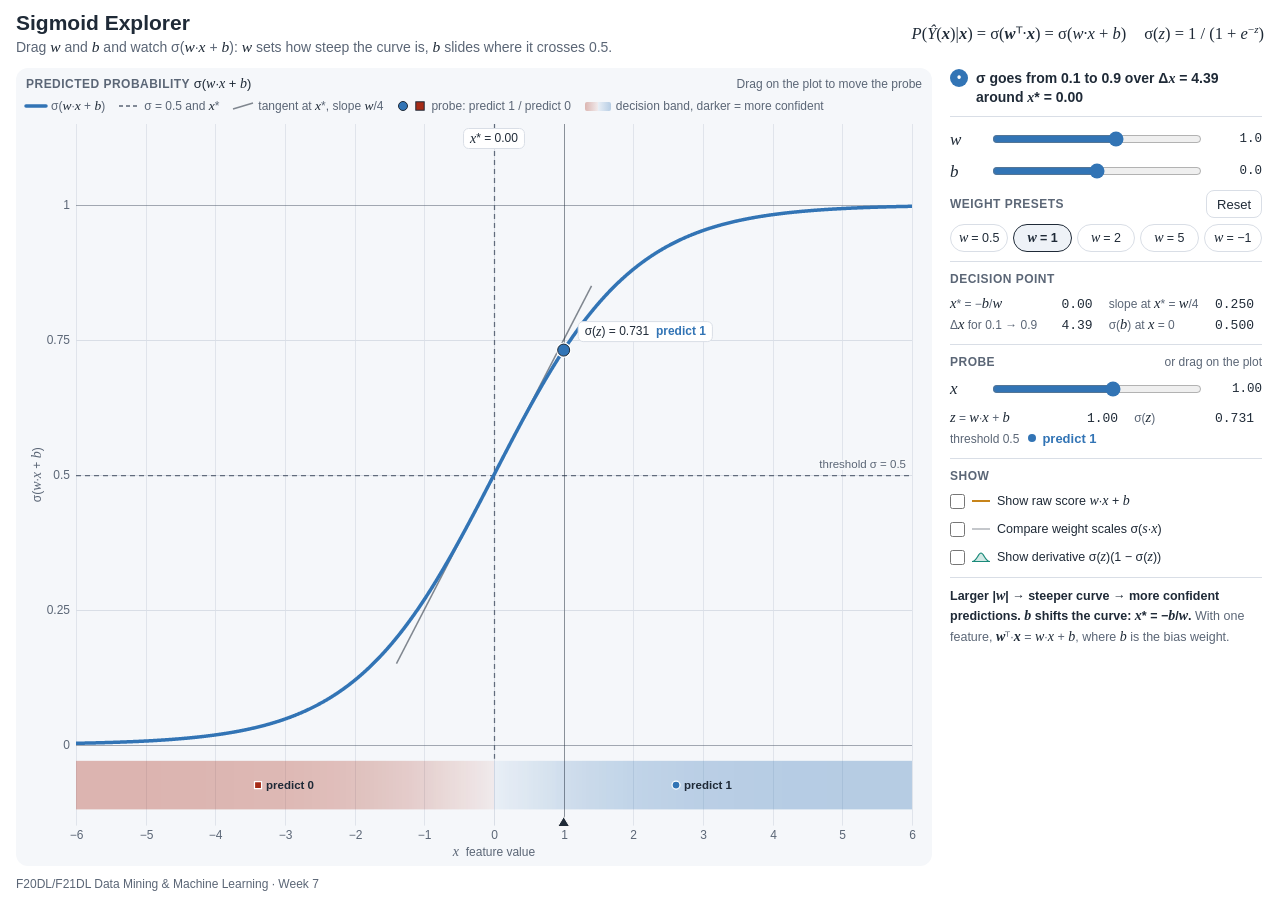
<file: demos/sigmoid-explorer.html>
<!doctype html>
<html lang="en">
<head>
<meta charset="utf-8">
<meta name="viewport" content="width=device-width, initial-scale=1, viewport-fit=cover">
<title>Sigmoid Explorer</title>
<script>
  // Theme before first paint: ?theme=light|dark wins. Otherwise, inside a notebook or slide
  // (an iframe), use light to match the white page; opened on its own, follow the system theme.
  (function () {
    try {
      var t = new URLSearchParams(location.search).get('theme');
      if (t !== 'light' && t !== 'dark') {
        var framed = true;
        try { framed = window.self !== window.top; } catch (e) { /* cross-origin: treat as framed */ }
        t = framed ? 'light' : null;
      }
      if (t) document.documentElement.dataset.theme = t;
    } catch (e) { /* ignore */ }
  })();
</script>
<script>if (location.hash === '#deck') document.documentElement.classList.add('in-deck');</script>
<style>
:root {
  --bg: #ffffff; --panel: #f5f7fa; --fg: #1f2a37; --muted: #5b6676; --line: #d9dee6;
  --pos: #3274b5;   /* positive class (+1) and positive weights: HWU blue used on the slides */
  --neg: #a62b17;   /* negative class (-1) and negative weights: the slides' red */
  --unit1: #1b8a7a; --unit2: #c7841a;  /* hidden unit 1 / 2 lines (XOR demo) */
  --ink-btn: #1f2a37; --ink-btn-fg: #ffffff; --focus: #3274b5;
  --note-bg: #eef2f7;
  --font-ui: -apple-system, BlinkMacSystemFont, "Segoe UI", Roboto, "Helvetica Neue", Arial, sans-serif;
  --font-num: ui-monospace, "SF Mono", Menlo, Consolas, "Liberation Mono", monospace;
  --font-math: "Cambria Math", "STIX Two Math", "Times New Roman", Times, serif;
}
@media (prefers-color-scheme: dark) { :root:not([data-theme="light"]) {
  --bg: #12161c; --panel: #1a2029; --fg: #e6eaf0; --muted: #9aa5b4; --line: #2c3440;
  --pos: #6fa8e0; --neg: #e07a62; --unit1: #3fc1ae; --unit2: #e3a845;
  --ink-btn: #e6eaf0; --ink-btn-fg: #12161c; --focus: #6fa8e0; --note-bg: #1f2631; color-scheme: dark } }
:root[data-theme="dark"] {
  --bg: #12161c; --panel: #1a2029; --fg: #e6eaf0; --muted: #9aa5b4; --line: #2c3440;
  --pos: #6fa8e0; --neg: #e07a62; --unit1: #3fc1ae; --unit2: #e3a845;
  --ink-btn: #e6eaf0; --ink-btn-fg: #12161c; --focus: #6fa8e0; --note-bg: #1f2631; color-scheme: dark }

*, *::before, *::after { box-sizing: border-box; }
[hidden] { display: none !important; }
html, body { margin: 0; }
body { background: var(--bg); color: var(--fg); font-family: var(--font-ui); font-size: 14px; line-height: 1.35;
  -webkit-text-size-adjust: 100%; }
:focus-visible { outline: 2px solid var(--focus); outline-offset: 2px; }
.m { font-family: var(--font-math); font-style: italic; }
.mv { font-family: var(--font-math); font-style: italic; font-weight: 700; }
sup { font-size: .68em; line-height: 0; }

.app {
  display: grid; grid-template-rows: auto minmax(0, 1fr) auto; gap: 10px;
  height: 100vh; height: 100dvh;
  padding-block: 10px 8px;
  padding-left: max(16px, env(safe-area-inset-left, 0px));
  padding-right: max(16px, env(safe-area-inset-right, 0px));
}

/* Header */
.hdr { display: flex; align-items: center; justify-content: space-between; gap: 6px 20px; flex-wrap: wrap; }
h1 { font-size: 21px; font-weight: 650; margin: 0; line-height: 1.2; }
.sub { margin: 2px 0 0; color: var(--muted); font-size: 14px; }
.sub .m { color: var(--fg); font-size: 15.5px; }
.formula { display: flex; flex-wrap: wrap; gap: 2px 18px; font-family: var(--font-math); font-size: 16.5px; line-height: 1.3; }
.formula > span { white-space: nowrap; }

/* Main grid */
.main { display: grid; grid-template-columns: minmax(0, 1fr) 316px; gap: 16px; min-height: 0; }
.plots { display: flex; flex-direction: column; min-height: 0; min-width: 0; }
.card { display: flex; flex-direction: column; gap: 3px; margin: 0; background: var(--panel); border-radius: 12px;
  padding: 7px 10px 6px; min-height: 0; min-width: 0; flex: 1 1 auto; }
.card-head { display: flex; align-items: baseline; justify-content: space-between; gap: 2px 10px; flex-wrap: wrap; }
.lbl { font-size: 12px; text-transform: uppercase; letter-spacing: .04em; color: var(--muted); font-weight: 600; }
.lbl .m { text-transform: none; letter-spacing: 0; font-size: 14px; font-weight: 400; color: var(--fg); }
.lbl .nt { text-transform: none; letter-spacing: 0; font-size: 13px; color: var(--fg); font-weight: 500; }
.hint { font-size: 12px; color: var(--muted); }
.legend { display: flex; flex-wrap: wrap; gap: 2px 14px; font-size: 12px; color: var(--muted); align-items: center; min-height: 17px; }
.legend > span { display: inline-flex; align-items: center; gap: 5px; white-space: nowrap; }
.legend svg, .check svg { display: block; overflow: visible; flex: none; }
.legend .m { font-size: 13.5px; color: var(--fg); }
.cv-wrap { position: relative; flex: 1 1 auto; min-height: 0; }
.cv-wrap canvas { position: absolute; inset: 0; width: 100%; height: 100%; display: block; }
#cv { cursor: ew-resize; touch-action: pan-y; }

/* Controls */
.controls { display: flex; flex-direction: column; gap: 9px; min-height: 0; overflow-y: auto; overflow-x: hidden; padding: 1px 2px 2px; }
.sec { display: flex; flex-direction: column; gap: 6px; }
.sec + .sec { border-top: 1px solid var(--line); padding-top: 9px; }
.status { display: flex; align-items: flex-start; gap: 8px; font-size: 14px; line-height: 1.3; min-height: 38px; font-weight: 550; }
.status .badge { flex: none; width: 18px; height: 18px; border-radius: 50%; display: inline-flex; align-items: center; justify-content: center;
  font-size: 12px; font-weight: 700; color: var(--bg); background: var(--pos); margin-top: 0; font-family: var(--font-ui); }
.status[data-kind="flat"] .badge, .status[data-kind="off"] .badge { background: var(--unit2); }
.status[data-kind="flip"] .badge { background: var(--neg); }
.status[data-kind="steep"] .badge { background: var(--unit1); }
.status[data-kind="gentle"] .badge { background: var(--muted); }
button { font: inherit; font-size: 13px; height: 30px; padding: 0 10px; border-radius: 8px; cursor: pointer;
  border: 1px solid var(--line); background: transparent; color: var(--fg); white-space: nowrap; }
button:hover { border-color: var(--muted); }
.readouts { display: grid; grid-template-columns: auto 1fr auto 1fr; column-gap: 8px; row-gap: 2px; align-items: baseline; font-size: 13px; }
.readouts .k { color: var(--muted); font-size: 12px; white-space: nowrap; }
.readouts .k .m { color: var(--fg); font-size: 14.5px; }
.readouts .v { font-family: var(--font-num); font-variant-numeric: tabular-nums; text-align: right; padding-right: 8px; white-space: nowrap; }
.row { display: flex; align-items: center; justify-content: space-between; gap: 8px; min-height: 28px; }
.row button { height: 28px; }
.check { display: inline-flex; align-items: center; gap: 7px; font-size: 12.5px; cursor: pointer; color: var(--fg); text-transform: none; letter-spacing: 0; min-height: 22px; }
.check input { accent-color: var(--pos); width: 15px; height: 15px; margin: 0; flex: none; }
.check .m { font-size: 14px; }
.sliders { display: flex; flex-direction: column; gap: 6px; }
.srow { display: grid; grid-template-columns: 34px minmax(0, 1fr) 52px; align-items: center; column-gap: 8px; height: 26px; }
.srow > label { font-family: var(--font-math); font-style: italic; font-size: 17px; line-height: 1; }
.srow output { font-family: var(--font-num); font-variant-numeric: tabular-nums; font-size: 12.5px; text-align: right; }
input[type=range] { width: 100%; margin: 0; accent-color: var(--pos); height: 18px; cursor: pointer; }
.chips { display: grid; grid-template-columns: repeat(5, minmax(0, 1fr)); gap: 5px; }
.chip { height: 28px; padding: 0 4px; font-size: 12.5px; display: flex; align-items: center; justify-content: center; gap: 3px; border-radius: 14px; }
.chip .m { font-size: 14px; }
.chip[aria-pressed="true"] { border-color: var(--fg); background: var(--note-bg); font-weight: 600; }
.pred { display: inline-flex; align-items: center; gap: 5px; font-weight: 650; white-space: nowrap; font-family: var(--font-ui); }
.pred[data-cls="1"] { color: var(--pos); }
.pred[data-cls="0"] { color: var(--neg); }
.pred svg { display: block; flex: none; }
.small-note { font-size: 12.5px; color: var(--muted); margin: 0; line-height: 1.45; border-top: 1px solid var(--line); padding-top: 8px; }
.small-note .m, .small-note .mv { color: var(--fg); font-size: 14px; }
.small-note strong { color: var(--fg); font-weight: 600; }
.small-note .nw { white-space: nowrap; }

/* One-line readout: shown only in the compact (slide figure) layout */
.line-readout { display: none; align-items: baseline; gap: 4px 14px; font-size: 13px; white-space: nowrap; overflow: hidden; color: var(--muted); }
.line-readout .m { color: var(--fg); font-size: 14.5px; }
.line-readout .num { font-family: var(--font-num); font-variant-numeric: tabular-nums; color: var(--fg); }

footer { font-size: 12px; color: var(--muted); }
html.in-deck footer { display: none; } /* the slides already carry a footer */

/* Phone / narrow: single column, page scrolls vertically */
@media (max-width: 899.98px) {
  .app { display: flex; flex-direction: column; height: auto; min-height: 100vh; gap: 14px; padding-block: 12px 14px; }
  .main { display: flex; flex-direction: column; gap: 16px; }
  .cv-wrap { flex: none; aspect-ratio: 5 / 4; width: 100%; }
  .controls { overflow: visible; }
}

/* Compact: a figure on half a slide (e.g. 620 x 470). Plot, the w and b sliders and one readout line; no scrolling. */
@media (min-width: 500px) and (max-width: 759.98px) and (max-height: 559.98px) {
  .app { display: grid; grid-template-rows: auto minmax(0, 1fr); height: 100vh; height: 100dvh; min-height: 0;
    gap: 6px; padding-block: 8px 6px; }
  .sub, footer, .card-head, .legend, .sec-status, .preset-row, .chips, .sec-curve, .sec-probe, .sec-show, .small-note { display: none; }
  h1 { font-size: 18px; }
  .formula { font-size: 15px; gap: 2px 14px; }
  .formula .f-model { display: none; }
  .main { display: grid; grid-template-columns: minmax(0, 1fr); grid-template-rows: minmax(0, 1fr) auto; gap: 6px; }
  .card { padding: 4px 6px 2px; }
  .cv-wrap { flex: 1 1 auto; aspect-ratio: auto; }
  .controls { overflow: visible; gap: 4px; padding: 0 2px; }
  .controls .sec-sliders { gap: 3px; border-top: 0; padding-top: 0; }
  .sliders { display: grid; grid-template-columns: minmax(0, 1fr) minmax(0, 1fr); column-gap: 22px; }
  .srow { grid-template-columns: 18px minmax(0, 1fr) 40px; height: 24px; }
  .line-readout { display: flex; }
}
</style>
</head>
<body>
<div class="app">
  <header class="hdr">
    <div>
      <h1>Sigmoid Explorer</h1>
      <p class="sub">Drag <span class="m">w</span> and <span class="m">b</span> and watch σ(<span class="m">w</span>·<span class="m">x</span> + <span class="m">b</span>): <span class="m">w</span> sets how steep the curve is, <span class="m">b</span> slides where it crosses 0.5.</p>
    </div>
    <div class="formula" aria-label="Model">
      <span class="f-model"><span class="m">P</span>(<span class="m">Ŷ</span>(<span class="mv">x</span>)|<span class="mv">x</span>) = σ(<span class="mv">w</span>ᵀ·<span class="mv">x</span>) = σ(<span class="m">w</span>·<span class="m">x</span> + <span class="m">b</span>)</span>
      <span>σ(<span class="m">z</span>) = 1 / (1 + <span class="m">e</span><sup>−<span class="m">z</span></sup>)</span>
    </div>
  </header>

  <main class="main">
    <section class="plots" aria-label="Plot">
      <figure class="card" id="cardPlot">
        <figcaption class="card-head">
          <span class="lbl">Predicted probability <span class="nt">σ(<span class="m">w</span>·<span class="m">x</span> + <span class="m">b</span>)</span></span>
          <span class="hint">Drag on the plot to move the probe</span>
        </figcaption>
        <div class="legend" aria-hidden="true">
          <span><svg width="20" height="6" viewBox="0 0 20 6"><line x1="0" y1="3" x2="20" y2="3" style="stroke:var(--pos)" stroke-width="3.5" stroke-linecap="round"/></svg><span>σ(<span class="m">w</span>·<span class="m">x</span> + <span class="m">b</span>)</span></span>
          <span><svg width="20" height="6" viewBox="0 0 20 6"><line x1="0" y1="3" x2="20" y2="3" style="stroke:var(--muted)" stroke-width="1.5" stroke-dasharray="4 3"/></svg><span>σ = 0.5 and <span class="m">x</span>*</span></span>
          <span><svg width="20" height="8" viewBox="0 0 20 8"><line x1="0" y1="7" x2="20" y2="1" style="stroke:var(--fg);stroke-opacity:.55" stroke-width="1.5"/></svg><span>tangent at <span class="m">x</span>*, slope <span class="m">w</span>/4</span></span>
          <span><svg width="12" height="12" viewBox="0 0 12 12"><circle cx="6" cy="6" r="4.5" style="fill:var(--pos);stroke:var(--fg)" stroke-width="1"/></svg><svg width="12" height="12" viewBox="0 0 12 12"><rect x="1.8" y="1.8" width="8.4" height="8.4" style="fill:var(--neg);stroke:var(--fg)" stroke-width="1"/></svg><span>probe: predict 1 / predict 0</span></span>
          <span><svg width="26" height="9" viewBox="0 0 26 9"><defs><linearGradient id="bandG" x1="0" x2="1"><stop offset="0" style="stop-color:var(--neg);stop-opacity:.32"/><stop offset=".5" style="stop-color:var(--neg);stop-opacity:.06"/><stop offset=".5" style="stop-color:var(--pos);stop-opacity:.06"/><stop offset="1" style="stop-color:var(--pos);stop-opacity:.32"/></linearGradient></defs><rect x="0" y="0" width="26" height="9" rx="2" fill="url(#bandG)"/></svg><span>decision band, darker = more confident</span></span>
        </div>
        <div class="cv-wrap"><canvas id="cv" role="img" aria-label="Sigmoid curve of w times x plus b over x from minus 6 to 6, with the 0.5 threshold, the decision point x star and a draggable probe"></canvas></div>
      </figure>
    </section>

    <aside class="controls" aria-label="Controls">
      <div class="sec sec-status">
        <div class="status" id="status" data-kind="normal" aria-live="polite"><span class="badge" id="statusBadge" aria-hidden="true">•</span><span id="statusTxt">Ready</span></div>
      </div>

      <div class="sec sec-sliders">
        <div class="sliders">
          <div class="srow">
            <label for="w">w</label>
            <input type="range" id="w" min="-5" max="5" step="0.1" value="1" aria-describedby="wVal">
            <output id="wVal" for="w">1.0</output>
          </div>
          <div class="srow">
            <label for="b">b</label>
            <input type="range" id="b" min="-8" max="8" step="0.1" value="0" aria-describedby="bVal">
            <output id="bVal" for="b">0.0</output>
          </div>
        </div>
        <div class="row preset-row">
          <span class="lbl" id="presetLbl">Weight presets</span>
          <button type="button" id="btnReset">Reset</button>
        </div>
        <div class="chips" role="group" aria-labelledby="presetLbl">
          <button type="button" class="chip" id="presetW05" data-w="0.5" aria-pressed="false"><span class="m">w</span> = 0.5</button>
          <button type="button" class="chip" id="presetW1" data-w="1" aria-pressed="false"><span class="m">w</span> = 1</button>
          <button type="button" class="chip" id="presetW2" data-w="2" aria-pressed="false"><span class="m">w</span> = 2</button>
          <button type="button" class="chip" id="presetW5" data-w="5" aria-pressed="false"><span class="m">w</span> = 5</button>
          <button type="button" class="chip" id="presetWm1" data-w="-1" aria-pressed="false" title="A negative weight flips the curve"><span class="m">w</span> = −1</button>
        </div>
        <div class="line-readout" id="lineReadout"></div>
      </div>

      <div class="sec sec-curve">
        <span class="lbl">Decision point</span>
        <div class="readouts" aria-label="Decision point">
          <span class="k"><span class="m">x</span>* = −<span class="m">b</span>/<span class="m">w</span></span><span class="v" id="rXs">0.00</span>
          <span class="k">slope at <span class="m">x</span>* = <span class="m">w</span>/4</span><span class="v" id="rSlope">0.25</span>
          <span class="k">Δ<span class="m">x</span> for 0.1 → 0.9</span><span class="v" id="rWidth">4.39</span>
          <span class="k">σ(<span class="m">b</span>) at <span class="m">x</span> = 0</span><span class="v" id="rSb">0.500</span>
        </div>
      </div>

      <div class="sec sec-probe">
        <div class="row" style="min-height:0"><span class="lbl">Probe</span><span class="hint">or drag on the plot</span></div>
        <div class="srow">
          <label for="probeX">x</label>
          <input type="range" id="probeX" min="-6" max="6" step="0.1" value="1" aria-describedby="probeXVal">
          <output id="probeXVal" for="probeX">1.00</output>
        </div>
        <div class="readouts" aria-label="Probe values" aria-live="off">
          <span class="k"><span class="m">z</span> = <span class="m">w</span>·<span class="m">x</span> + <span class="m">b</span></span><span class="v" id="rZ">1.00</span>
          <span class="k">σ(<span class="m">z</span>)</span><span class="v" id="rSig">0.731</span>
          <span class="k">threshold 0.5</span><span class="v" style="grid-column: span 3; text-align: left"><span class="pred" id="rPred" data-cls="1"></span></span>
        </div>
      </div>

      <div class="sec sec-show">
        <span class="lbl">Show</span>
        <label class="check" for="showRaw"><input type="checkbox" id="showRaw"><svg width="18" height="6" viewBox="0 0 18 6" aria-hidden="true"><line x1="0" y1="3" x2="18" y2="3" style="stroke:var(--unit2)" stroke-width="2"/></svg><span>Show raw score <span class="m">w</span>·<span class="m">x</span> + <span class="m">b</span></span></label>
        <label class="check" for="showGhosts"><input type="checkbox" id="showGhosts"><svg width="18" height="6" viewBox="0 0 18 6" aria-hidden="true"><line x1="0" y1="3" x2="18" y2="3" style="stroke:var(--fg);stroke-opacity:.35" stroke-width="1.5"/></svg><span>Compare weight scales σ(<span class="m">s</span>·<span class="m">x</span>)</span></label>
        <label class="check" for="showDeriv"><input type="checkbox" id="showDeriv"><svg width="18" height="10" viewBox="0 0 18 10" aria-hidden="true"><path d="M0 9.5 C5 9.5 6 1 9 1 C12 1 13 9.5 18 9.5 Z" style="fill:var(--unit1);fill-opacity:.2;stroke:var(--unit1)" stroke-width="1.2"/></svg><span>Show derivative σ(<span class="m">z</span>)(1 − σ(<span class="m">z</span>))</span></label>
      </div>

      <p class="small-note"><strong>Larger |<span class="m">w</span>| → steeper curve → more confident predictions. <span class="m">b</span> shifts the curve: <span class="nw"><span class="m">x</span>* = −<span class="m">b</span>/<span class="m">w</span></span>.</strong> With one feature, <span class="nw"><span class="mv">w</span>ᵀ·<span class="mv">x</span> = <span class="m">w</span>·<span class="m">x</span> + <span class="m">b</span></span>, where <span class="m">b</span> is the bias weight.</p>
    </aside>
  </main>

  <footer>F20DL/F21DL Data Mining &amp; Machine Learning · Week 7</footer>
</div>

<script>
(() => {
'use strict';

/* ================= Model (pure functions) ================= */
const XR = [-6, 6], YR = [-0.15, 1.15];          // plot window
const W_RANGE = [-5, 5], B_RANGE = [-8, 8];
const DEFAULTS = { w: 1, b: 0, px: 1 };
const SCALES = [0.5, 1, 2, 5];                    // the notebook's weight scales
const LN9x2 = 2 * Math.log(9);                    // σ goes 0.1 → 0.9 while z moves by 2 ln 9 ≈ 4.394

// Numerically stable σ(z) = 1 / (1 + e^(−z))
function sigmoid(z) {
  if (z >= 0) return 1 / (1 + Math.exp(-z));
  const e = Math.exp(z);
  return e / (1 + e);
}
const dsig = z => { const s = sigmoid(z); return s * (1 - s); };   // σ'(z) = σ(z)(1 − σ(z))
// Decision point x* = −b/w, where w·x + b = 0 and σ = 0.5. None when w = 0.
function threshold(w, b) { return w === 0 ? null : -b / w + 0; }
// Slope of σ(w·x + b) with respect to x: w·σ(z)(1 − σ(z)). At x* this is w·σ(0)(1 − σ(0)) = w/4.
const slopeAt = (w, b, x) => w * dsig(w * x + b);
const width90 = w => (w === 0 ? Infinity : LN9x2 / Math.abs(w));

/* ================= State ================= */
const S = { w: DEFAULTS.w, b: DEFAULTS.b, px: DEFAULTS.px, raw: false, ghosts: false, deriv: false, tween: null, dragging: false };
const clamp = (v, r) => Math.max(r[0], Math.min(r[1], v));
const r1 = v => Math.round(v * 10) / 10 + 0;      // + 0 turns −0 into 0
const r2 = v => Math.round(v * 100) / 100 + 0;

/* ================= Formatting ================= */
const minus = s => s.replace(/-/g, '−');
function fix(v, d) {
  if (!Number.isFinite(v)) return v > 0 ? '∞' : '−∞';
  let s = v.toFixed(d);
  if (/^-0(\.0+)?$/.test(s)) s = s.slice(1);
  return minus(s);
}

/* ================= Theme ================= */
let C = {};
function parseColor(str) {
  str = (str || '').trim();
  if (str[0] === '#') {
    let h = str.slice(1);
    if (h.length === 3) h = h.split('').map(c => c + c).join('');
    const n = parseInt(h.slice(0, 6), 16);
    return [(n >> 16) & 255, (n >> 8) & 255, n & 255];
  }
  const m = str.match(/[\d.]+/g);
  return m ? m.slice(0, 3).map(Number) : [128, 128, 128];
}
const rgba = (c, a) => `rgba(${c[0]},${c[1]},${c[2]},${a})`;
function readTheme() {
  const cs = getComputedStyle(document.documentElement);
  const g = n => cs.getPropertyValue(n);
  C = {
    bg: parseColor(g('--bg')), panel: parseColor(g('--panel')), fg: parseColor(g('--fg')), muted: parseColor(g('--muted')),
    line: parseColor(g('--line')), pos: parseColor(g('--pos')), neg: parseColor(g('--neg')), unit1: parseColor(g('--unit1')),
    unit2: parseColor(g('--unit2')),
    fontUi: g('--font-ui').trim() || 'sans-serif', fontNum: g('--font-num').trim() || 'monospace', fontMath: g('--font-math').trim() || 'serif'
  };
  C.dark = (C.bg[0] + C.bg[1] + C.bg[2]) < 300;
}

/* ================= Canvas ================= */
const cv = document.getElementById('cv');
const P = { cv, ctx: cv.getContext('2d'), w: 1, h: 1, dpr: 1, pr: { x: 0, y: 0, w: 1, h: 1 } };
function sizePlot() {
  const r = cv.getBoundingClientRect();
  const dpr = Math.min(window.devicePixelRatio || 1, 3);
  P.w = Math.max(1, r.width); P.h = Math.max(1, r.height); P.dpr = dpr;
  const W = Math.max(1, Math.round(P.w * dpr)), H = Math.max(1, Math.round(P.h * dpr));
  if (cv.width !== W) cv.width = W;
  if (cv.height !== H) cv.height = H;
  const m = { l: 50, r: 10, t: 6, b: 34 };
  P.pr = { x: m.l, y: m.t, w: Math.max(10, P.w - m.l - m.r), h: Math.max(10, P.h - m.t - m.b) };
}
const X = x => P.pr.x + (x - XR[0]) / (XR[1] - XR[0]) * P.pr.w;
const Y = y => P.pr.y + (YR[1] - y) / (YR[1] - YR[0]) * P.pr.h;
const xOf = px => XR[0] + (px - P.pr.x) / P.pr.w * (XR[1] - XR[0]);
function font(px, kind = 'ui', style = '') { return `${style} ${px}px ${kind === 'num' ? C.fontNum : kind === 'math' ? C.fontMath : C.fontUi}`.trim(); }

// Rich label made of plain and maths (italic serif) pieces: [{t, math, color, bold}]
function partFont(p, size) { return p.math ? font(size + 2, 'math', 'italic') : font(size, 'ui', p.bold ? '650' : ''); }
function richWidth(ctx, parts, size = 12) {
  let w = 0; for (const p of parts) { ctx.font = partFont(p, size); w += ctx.measureText(p.t).width; } return w;
}
function richText(ctx, parts, x, y, align = 'left', opt = {}) {
  const size = opt.size || 12, total = richWidth(ctx, parts, size);
  let cx = align === 'center' ? x - total / 2 : align === 'right' ? x - total : x;
  ctx.textAlign = 'left';
  for (const p of parts) {
    ctx.font = partFont(p, size);
    if (opt.halo) { ctx.lineWidth = 4; ctx.lineJoin = 'round'; ctx.strokeStyle = rgba(C.panel, 0.92); ctx.strokeText(p.t, cx, y); }
    ctx.fillStyle = p.color || opt.color || rgba(C.fg, 1);
    ctx.fillText(p.t, cx, y);
    cx += ctx.measureText(p.t).width;
  }
  return total;
}
function roundRectPath(ctx, x, y, w, h, r) {
  ctx.beginPath();
  ctx.moveTo(x + r, y); ctx.lineTo(x + w - r, y); ctx.arcTo(x + w, y, x + w, y + r, r);
  ctx.lineTo(x + w, y + h - r); ctx.arcTo(x + w, y + h, x + w - r, y + h, r);
  ctx.lineTo(x + r, y + h); ctx.arcTo(x, y + h, x, y + h - r, r);
  ctx.lineTo(x, y + r); ctx.arcTo(x, y, x + r, y, r); ctx.closePath();
}
// A small boxed label (pill) with rich text, kept inside the plot area.
function pill(ctx, parts, cx, top, align = 'center', size = 12) {
  const pr = P.pr, tw = richWidth(ctx, parts, size), w = tw + 14, h = size + 9;
  let x = align === 'center' ? cx - w / 2 : align === 'right' ? cx - w : cx;
  x = Math.max(pr.x + 2, Math.min(pr.x + pr.w - w - 2, x));
  roundRectPath(ctx, x + 0.5, top + 0.5, w - 1, h - 1, 5);
  ctx.fillStyle = rgba(C.bg, 1); ctx.fill(); ctx.strokeStyle = rgba(C.line, 1); ctx.lineWidth = 1; ctx.stroke();
  ctx.textBaseline = 'middle';
  richText(ctx, parts, x + 7, top + h / 2 + 0.5, 'left', { size });
  ctx.textBaseline = 'alphabetic';
  return { x, y: top, w, h };
}
function classGlyph(ctx, cls, x, y, r) {
  ctx.beginPath();
  if (cls === 1) ctx.arc(x, y, r, 0, 2 * Math.PI); else ctx.rect(x - r * 0.88, y - r * 0.88, r * 1.76, r * 1.76);
}
// Clip y = a + m·x to the plot window; returns [x1, y1, x2, y2] or null.
function clipLine(a, m) {
  let x1 = XR[0], x2 = XR[1];
  if (Math.abs(m) > 1e-12) {
    const xa = (YR[0] - a) / m, xb = (YR[1] - a) / m;
    x1 = Math.max(x1, Math.min(xa, xb)); x2 = Math.min(x2, Math.max(xa, xb));
    if (x1 > x2) return null;
  } else if (a < YR[0] || a > YR[1]) return null;
  return [x1, a + m * x1, x2, a + m * x2];
}
function strokeFn(ctx, f, step = 1) {
  const pr = P.pr;
  ctx.beginPath();
  for (let px = pr.x, i = 0; px <= pr.x + pr.w + 0.01; px += step, i++) {
    const py = Y(f(xOf(px)));
    i ? ctx.lineTo(px, py) : ctx.moveTo(px, py);
  }
}

function draw() {
  const ctx = P.ctx, pr = P.pr, w = S.w, b = S.b;
  ctx.setTransform(P.dpr, 0, 0, P.dpr, 0, 0);
  ctx.clearRect(0, 0, P.w, P.h);
  const small = pr.w < 600 || pr.h < 330;
  const xs = threshold(w, b);
  const xsIn = xs != null && xs >= XR[0] && xs <= XR[1];

  // ---- grid & axes
  ctx.lineWidth = 1; ctx.font = font(12); ctx.fillStyle = rgba(C.muted, 1); ctx.textBaseline = 'middle';
  const unitPx = pr.w / (XR[1] - XR[0]);
  const lblEvery = unitPx >= 34 ? 1 : 2;
  for (let x = XR[0]; x <= XR[1]; x++) {
    const px = Math.round(X(x)) + 0.5;
    ctx.strokeStyle = rgba(C.line, x === 0 ? 1 : 0.75);
    ctx.beginPath(); ctx.moveTo(px, pr.y); ctx.lineTo(px, pr.y + pr.h); ctx.stroke();
    if (x % lblEvery === 0) { ctx.textAlign = 'center'; ctx.fillText(minus(String(x)), px, pr.y + pr.h + 10); }
  }
  const yTicks = pr.h >= 250 ? [0, 0.25, 0.5, 0.75, 1] : [0, 0.5, 1];
  for (const y of [0, 0.25, 0.5, 0.75, 1]) {
    const py = Math.round(Y(y)) + 0.5;
    ctx.strokeStyle = y === 0 || y === 1 ? rgba(C.muted, 0.55) : rgba(C.line, 1);
    ctx.beginPath(); ctx.moveTo(pr.x, py); ctx.lineTo(pr.x + pr.w, py); ctx.stroke();
    if (yTicks.includes(y)) { ctx.textAlign = 'right'; ctx.fillText(String(y), pr.x - 6, py); }
  }
  ctx.textBaseline = 'alphabetic';
  richText(ctx, [{ t: 'x', math: true }, { t: '  feature value' }], pr.x + pr.w / 2, P.h - 4, 'center', { color: rgba(C.muted, 1) });
  ctx.save(); ctx.translate(13, pr.y + pr.h / 2); ctx.rotate(-Math.PI / 2);
  richText(ctx, [{ t: 'σ(' }, { t: 'w', math: true }, { t: '·' }, { t: 'x', math: true }, { t: ' + ' }, { t: 'b', math: true }, { t: ')' }], 0, 2, 'center', { color: rgba(C.muted, 1) });
  ctx.restore();

  ctx.save();
  ctx.beginPath(); ctx.rect(pr.x, pr.y, pr.w, pr.h); ctx.clip();

  // ---- decision band just below σ = 0: class colour, alpha grows with confidence |2σ − 1|
  const bandTop = Y(-0.03), bandBot = Y(-0.12), bandH = bandBot - bandTop;
  for (let px = Math.floor(pr.x); px < pr.x + pr.w; px++) {
    const s = sigmoid(w * xOf(px + 0.5) + b), cls = s >= 0.5;
    ctx.fillStyle = rgba(cls ? C.pos : C.neg, (C.dark ? 0.08 : 0.06) + 0.26 * Math.abs(2 * s - 1));
    ctx.fillRect(px, bandTop, 1.02, bandH);
  }
  // band labels in the middle of each region
  const regions = [];
  if (w === 0) regions.push([XR[0], XR[1], sigmoid(b) >= 0.5 ? 1 : 0]);
  else {
    const cut = clamp(xs, XR), leftCls = w > 0 ? 0 : 1;
    if (cut > XR[0]) regions.push([XR[0], cut, leftCls]);
    if (cut < XR[1]) regions.push([cut, XR[1], 1 - leftCls]);
  }
  ctx.textBaseline = 'middle';
  for (const [a, c, cls] of regions) {
    const pxw = X(c) - X(a), mid = (X(a) + X(c)) / 2, txt = 'predict ' + cls;
    ctx.font = font(11.5, 'ui', '650');
    const tw = ctx.measureText(txt).width + 14;
    if (pxw < tw + 10) continue;
    const ty = bandTop + bandH / 2;
    const col = cls ? C.pos : C.neg;
    classGlyph(ctx, cls, mid - tw / 2 + 4, ty, 4); ctx.fillStyle = rgba(col, 1); ctx.fill();
    ctx.strokeStyle = rgba(C.bg, 1); ctx.lineWidth = 1.2; ctx.stroke();
    ctx.textAlign = 'left'; ctx.fillStyle = rgba(C.fg, 1); ctx.fillText(txt, mid - tw / 2 + 12, ty + 0.5);
  }
  ctx.textBaseline = 'alphabetic';

  // ---- derivative bump σ(z)(1 − σ(z)) under the curve
  if (S.deriv) {
    strokeFn(ctx, x => dsig(w * x + b));
    ctx.strokeStyle = rgba(C.unit1, 0.9); ctx.lineWidth = 1.5; ctx.stroke();
    ctx.lineTo(pr.x + pr.w, Y(0)); ctx.lineTo(pr.x, Y(0)); ctx.closePath();
    ctx.fillStyle = rgba(C.unit1, C.dark ? 0.2 : 0.16); ctx.fill();
  }

  // ---- ghost curves σ(s·x) for the notebook's weight scales
  if (S.ghosts) {
    ctx.lineWidth = 1.5; ctx.strokeStyle = rgba(C.fg, C.dark ? 0.34 : 0.3);
    for (const s of SCALES) { strokeFn(ctx, x => sigmoid(s * x)); ctx.stroke(); }
  }

  // ---- raw score line w·x + b (not squashed)
  let rawSeg = null;
  if (S.raw) {
    rawSeg = clipLine(b, w);
    if (rawSeg) {
      ctx.strokeStyle = rgba(C.unit2, 1); ctx.lineWidth = 2; ctx.lineCap = 'round';
      ctx.beginPath(); ctx.moveTo(X(rawSeg[0]), Y(rawSeg[1])); ctx.lineTo(X(rawSeg[2]), Y(rawSeg[3])); ctx.stroke();
      ctx.lineCap = 'butt';
    }
  }

  // ---- σ = 0.5 threshold and x* = −b/w
  ctx.setLineDash([5, 4]); ctx.strokeStyle = rgba(C.muted, 0.95); ctx.lineWidth = 1.25;
  const y5 = Math.round(Y(0.5)) + 0.5;
  ctx.beginPath(); ctx.moveTo(pr.x, y5); ctx.lineTo(pr.x + pr.w, y5); ctx.stroke();
  if (xsIn) {
    const pxs = Math.round(X(xs)) + 0.5;
    ctx.beginPath(); ctx.moveTo(pxs, pr.y); ctx.lineTo(pxs, bandTop - 2); ctx.stroke();
  }
  ctx.setLineDash([]);

  // ---- tangent at x*: slope w/4
  if (xsIn && Math.abs(w) >= 0.05) {
    const dx = 1.4 / Math.abs(w);
    ctx.strokeStyle = rgba(C.fg, C.dark ? 0.6 : 0.55); ctx.lineWidth = 1.5;
    ctx.beginPath(); ctx.moveTo(X(xs - dx), Y(0.5 - w / 4 * dx)); ctx.lineTo(X(xs + dx), Y(0.5 + w / 4 * dx)); ctx.stroke();
  }

  // ---- probe hairline
  const pxp = X(S.px), zp = w * S.px + b, sp = sigmoid(zp), clsP = sp >= 0.5 ? 1 : 0;
  ctx.strokeStyle = rgba(C.fg, S.dragging ? 0.7 : 0.45); ctx.lineWidth = 1;
  ctx.beginPath(); ctx.moveTo(Math.round(pxp) + 0.5, pr.y); ctx.lineTo(Math.round(pxp) + 0.5, pr.y + pr.h); ctx.stroke();

  // ---- main curve σ(w·x + b)
  strokeFn(ctx, x => sigmoid(w * x + b), 0.5);
  ctx.strokeStyle = rgba(C.pos, 1); ctx.lineWidth = 3.5; ctx.lineJoin = 'round'; ctx.lineCap = 'round'; ctx.stroke();
  ctx.lineCap = 'butt';

  // ---- markers on the extra curves at the probe
  if (S.deriv) {
    ctx.beginPath(); ctx.arc(pxp, Y(dsig(zp)), 4, 0, 2 * Math.PI); ctx.fillStyle = rgba(C.unit1, 1); ctx.fill();
    ctx.strokeStyle = rgba(C.bg, 1); ctx.lineWidth = 1.5; ctx.stroke();
  }
  if (S.raw && zp >= YR[0] && zp <= YR[1]) {
    ctx.beginPath(); ctx.arc(pxp, Y(zp), 4, 0, 2 * Math.PI); ctx.fillStyle = rgba(C.unit2, 1); ctx.fill();
    ctx.strokeStyle = rgba(C.bg, 1); ctx.lineWidth = 1.5; ctx.stroke();
  }
  ctx.restore();

  // ---- labels that sit on top of the curves. Each one records its box so the probe tag can avoid it.
  const occ = [];
  const label = (parts, x, y, align, opt) => {
    ctx.textBaseline = 'middle';
    const tw = richText(ctx, parts, x, y, align, opt), sz = opt.size || 12;
    const lx = align === 'center' ? x - tw / 2 : align === 'right' ? x - tw : x;
    occ.push({ x: lx - 2, y: y - sz / 2 - 3, w: tw + 4, h: sz + 6 });
    ctx.textBaseline = 'alphabetic';
  };
  // ghost labels where each σ(s·x) reaches 0.95 (x = ln 19 / s), as in the notebook legend
  if (S.ghosts) {
    for (const s of SCALES) {
      const x95 = Math.log(19) / s, left = X(x95) + 7 > pr.x + pr.w - 40;
      label([{ t: 's', math: true }, { t: ' = ' + s }], left ? X(x95) - 6 : X(x95) + 6, Y(0.95) + (left ? -2 : 7), left ? 'right' : 'left',
        { size: 11, halo: true, color: rgba(C.muted, 1) });
    }
  }
  // derivative peak
  if (S.deriv && xsIn && !small) {
    const right = X(xs) + 110 < pr.x + pr.w;
    label([{ t: 'peak 0.25 at ' }, { t: 'x', math: true }, { t: '*' }], right ? X(xs) + 8 : X(xs) - 8, Y(0.25) - 9, right ? 'left' : 'right',
      { size: 11.5, halo: true, color: rgba(C.unit1, 1) });
  }
  // raw score note: where the line leaves the plot it keeps going
  if (S.raw) {
    const parts = (d, tail) => [{ t: d + ' ' }, { t: 'w', math: true }, { t: '·' }, { t: 'x', math: true }, { t: ' + ' }, { t: 'b', math: true }, { t: tail || ' is not bounded to [0, 1]' }];
    const opt = { size: small ? 11 : 12, halo: true, color: rgba(C.unit2, 1) };
    if (rawSeg) {
      const ends = [[rawSeg[0], rawSeg[1]], [rawSeg[2], rawSeg[3]]];
      const ex = ends.find(e => e[1] >= YR[1] - 1e-9) || ends.find(e => e[1] <= YR[0] + 1e-9);
      if (ex) {
        const up = ex[1] >= YR[1] - 1e-9, tw = richWidth(ctx, parts('↑'), opt.size);
        const ty = up ? pr.y + 36 : bandTop - 26;
        let tx = X(ex[0]) + 8, al = 'left';
        if (tx + tw > pr.x + pr.w - 4) { tx = X(ex[0]) - 8; al = 'right'; }
        if (al === 'right' && tx - tw < pr.x + 4) { tx = pr.x + 4; al = 'left'; }
        label(parts(up ? '↑' : '↓'), tx, ty, al, opt);
      } else {
        label(parts('→'), pr.x + pr.w - 6, Y(rawSeg[3]) - 12, 'right', opt);
      }
    } else {
      const above = b > YR[1];
      label(parts(above ? '↑' : '↓', (above ? ' is above the plot' : ' is below the plot') + ': not bounded to [0, 1]'),
        pr.x + pr.w - 6, above ? pr.y + 36 : bandTop - 26, 'right', opt);
    }
  }
  // threshold label
  if (!small) label([{ t: 'threshold σ = 0.5' }], pr.x + pr.w - 6, y5 - 11, 'right', { size: 11.5, halo: true, color: rgba(C.muted, 1) });
  // x* pill (or the flat message, or an off-plot pointer)
  const pillTop = pr.y + 4;
  let pb;
  if (w === 0) {
    pb = pill(ctx, [{ t: 'flat: σ = σ(' }, { t: 'b', math: true }, { t: ') everywhere' }], pr.x + pr.w / 2, pillTop);
  } else if (xsIn) {
    pb = pill(ctx, [{ t: 'x', math: true }, { t: '* = ' + fix(xs, 2) }], X(xs), pillTop);
  } else {
    const leftSide = xs < XR[0];
    pb = pill(ctx, [{ t: leftSide ? '← ' : '' }, { t: 'x', math: true }, { t: '* = ' + fix(xs, 2) + ' (off the plot)' + (leftSide ? '' : ' →') }],
      leftSide ? pr.x + 2 : pr.x + pr.w - 2, pillTop, leftSide ? 'left' : 'right');
  }
  occ.push(pb);

  // ---- probe: dot on the curve, handle on the x axis, value tag
  const py = Y(sp), col = clsP ? C.pos : C.neg;
  classGlyph(ctx, clsP, pxp, py, 7.6); ctx.fillStyle = rgba(C.bg, 1); ctx.fill();
  classGlyph(ctx, clsP, pxp, py, 6); ctx.fillStyle = rgba(col, 1); ctx.fill();
  ctx.strokeStyle = rgba(C.fg, 1); ctx.lineWidth = 1; ctx.stroke();
  // handle: a small triangle sitting on the x axis
  const hy = pr.y + pr.h;
  ctx.beginPath(); ctx.moveTo(pxp, hy - 9); ctx.lineTo(pxp - 6, hy + 1); ctx.lineTo(pxp + 6, hy + 1); ctx.closePath();
  ctx.fillStyle = rgba(C.fg, 1); ctx.fill(); ctx.strokeStyle = rgba(C.bg, 1); ctx.lineWidth = 1; ctx.stroke();
  // tag: try the four corners around the dot and take the one that covers the fewest other labels
  const tagParts = [{ t: 'σ(' }, { t: 'z', math: true }, { t: ') = ' + fix(sp, 3) + '  ' }, { t: 'predict ' + clsP, color: rgba(col, 1), bold: true }];
  const tagW = richWidth(ctx, tagParts, 12) + 14, tagH = 21;
  const dot = { x: pxp - 9, y: py - 9, w: 18, h: 18 };
  const overlap = (a, c) => Math.max(0, Math.min(a.x + a.w, c.x + c.w) - Math.max(a.x, c.x)) * Math.max(0, Math.min(a.y + a.h, c.y + c.h) - Math.max(a.y, c.y));
  let best = null;
  [[14, -tagH - 8], [-14 - tagW, -tagH - 8], [14, 10], [-14 - tagW, 10]].forEach(([dx, dy], k) => {
    const r = {
      x: Math.max(pr.x + 2, Math.min(pr.x + pr.w - tagW - 2, pxp + dx)),
      y: Math.max(pr.y + 2, Math.min(bandTop - 2 - tagH, py + dy)), w: tagW, h: tagH
    };
    let score = k * 0.5 + 40 * overlap(r, dot);
    for (const o of occ) score += overlap(r, o);
    if (!best || score < best.score) best = { r, score };
  });
  pill(ctx, tagParts, best.r.x, best.r.y, 'left', 12);
}

/* ================= Status & readouts ================= */
const $ = id => document.getElementById(id);
const els = {
  w: $('w'), wVal: $('wVal'), b: $('b'), bVal: $('bVal'), probe: $('probeX'), probeVal: $('probeXVal'),
  raw: $('showRaw'), ghosts: $('showGhosts'), deriv: $('showDeriv'), reset: $('btnReset'),
  rXs: $('rXs'), rSlope: $('rSlope'), rWidth: $('rWidth'), rSb: $('rSb'), rZ: $('rZ'), rSig: $('rSig'), rPred: $('rPred'),
  line: $('lineReadout'), status: $('status'), statusTxt: $('statusTxt'), badge: $('statusBadge'),
  chips: Array.from(document.querySelectorAll('.chip'))
};
function classify(w, b) {
  const xs = threshold(w, b), dw = fix(width90(w), 2);
  if (w === 0) return ['flat', '!', `Flat: w\u00a0=\u00a00, so σ\u00a0=\u00a0σ(b)\u00a0=\u00a0${fix(sigmoid(b), 3)} for every x and x has no effect`];
  if (xs < XR[0] || xs > XR[1]) {
    const cls = sigmoid(w * 0 + b) >= 0.5 ? 1 : 0;
    return ['off', '!', `x*\u00a0=\u00a0${fix(xs, 2)} is off the plot, so every x shown gets predict ${cls}`];
  }
  if (w < 0) return ['flip', '−', `Flipped: w < 0, so σ falls as x grows and larger x gives predict 0`];
  if (Math.abs(w) >= 3) return ['steep', '↑', `Steep: σ goes from 0.1 to 0.9 within Δx\u00a0=\u00a0${dw}, so predictions are confident`];
  if (Math.abs(w) <= 0.6) return ['gentle', '~', `Gentle: σ needs Δx\u00a0=\u00a0${dw} to go from 0.1 to 0.9, so it stays unsure`];
  return ['normal', '•', `σ goes from 0.1 to 0.9 over Δx\u00a0=\u00a0${dw} around x*\u00a0=\u00a0${fix(xs, 2)}`];
}
const GLYPH = {
  1: '<svg width="10" height="10" viewBox="0 0 10 10" aria-hidden="true"><circle cx="5" cy="5" r="4" fill="currentColor"/></svg>',
  0: '<svg width="10" height="10" viewBox="0 0 10 10" aria-hidden="true"><rect x="1.4" y="1.4" width="7.2" height="7.2" fill="currentColor"/></svg>'
};
let lastStatus = '';
function updateReadouts() {
  const w = S.w, b = S.b, xs = threshold(w, b);
  els.wVal.textContent = fix(w, 1); els.bVal.textContent = fix(b, 1); els.probeVal.textContent = fix(S.px, 2);
  els.rXs.textContent = xs == null ? 'none' : fix(xs, 2);
  els.rSlope.textContent = fix(w / 4, 3);
  els.rWidth.textContent = w === 0 ? '∞' : fix(width90(w), 2);
  els.rSb.textContent = fix(sigmoid(b), 3);
  const z = w * S.px + b, s = sigmoid(z), cls = s >= 0.5 ? 1 : 0;
  els.rZ.textContent = fix(z, 2); els.rSig.textContent = fix(s, 3);
  els.rPred.dataset.cls = String(cls); els.rPred.innerHTML = GLYPH[cls] + 'predict ' + cls;
  for (const c of els.chips) c.setAttribute('aria-pressed', Math.abs(+c.dataset.w - w) < 1e-9 ? 'true' : 'false');
  const m = t => `<span class="m">${t}</span>`, n = t => `<span class="num">${t}</span>`;
  els.line.innerHTML =
    `<span>${m('x')}* = ${n(xs == null ? 'none' : fix(xs, 2))}</span>` +
    `<span>slope ${m('w')}/4 = ${n(fix(w / 4, 3))}</span>` +
    `<span>${m('x')} = ${n(fix(S.px, 2))}, ${m('z')} = ${n(fix(z, 2))}, σ(${m('z')}) = ${n(fix(s, 3))}</span>` +
    `<span class="pred" data-cls="${cls}">${GLYPH[cls]}predict ${cls}</span>`;
  const [kind, badge, txt] = classify(r1(w), r1(b));
  if (txt !== lastStatus) {
    els.status.dataset.kind = kind; els.badge.textContent = badge;
    const safe = txt.replace(/&/g, '&amp;').replace(/</g, '&lt;').replace(/>/g, '&gt;');
    els.statusTxt.innerHTML = safe.replace(/\b([wbxz])\b/g, '<span class="m">$1</span>');
    lastStatus = txt;
  }
}

/* ================= Updates ================= */
let raf = 0;
function render() { draw(); updateReadouts(); }
function markDirty() { if (!raf) raf = requestAnimationFrame(() => { raf = 0; render(); }); }
function setWB(w, b, fromSlider) {
  S.w = r1(clamp(+w, W_RANGE)); S.b = r1(clamp(+b, B_RANGE));
  if (!fromSlider) { els.w.value = S.w; els.b.value = S.b; }
  markDirty();
}
function setProbe(x, fromSlider) {
  S.px = r2(clamp(+x, XR));
  if (!fromSlider) els.probe.value = S.px;
  markDirty();
}
const reduceMotion = window.matchMedia ? window.matchMedia('(prefers-reduced-motion: reduce)') : { matches: false };
// Short glide to a preset so students see the curve change shape (instant with reduced motion).
function glideTo(w, b, px) {
  const to = { w, b, px: px == null ? S.px : px };
  if (reduceMotion.matches) { S.tween = null; setWB(to.w, to.b); setProbe(to.px); return; }
  S.tween = { from: { w: S.w, b: S.b, px: S.px }, to, t0: performance.now() };
  requestAnimationFrame(stepGlide);
}
function stepGlide(t) {
  const T = S.tween; if (!T) return;
  const u = Math.min(1, Math.max(0, (t - T.t0) / 380)), e = u < 0.5 ? 2 * u * u : 1 - Math.pow(-2 * u + 2, 2) / 2;
  if (u >= 1) { S.tween = null; setWB(T.to.w, T.to.b); setProbe(T.to.px); return; }
  S.w = T.from.w + (T.to.w - T.from.w) * e; S.b = T.from.b + (T.to.b - T.from.b) * e; S.px = T.from.px + (T.to.px - T.from.px) * e;
  if (Math.abs(S.w) < 1e-9) S.w = 0;
  els.w.value = S.w; els.b.value = S.b; els.probe.value = S.px;
  render();
  requestAnimationFrame(stepGlide);
}
const stopGlide = () => { S.tween = null; };

/* ================= Events ================= */
els.w.addEventListener('input', () => { stopGlide(); setWB(+els.w.value, S.b, true); });
els.b.addEventListener('input', () => { stopGlide(); setWB(S.w, +els.b.value, true); });
els.probe.addEventListener('input', () => { stopGlide(); setProbe(+els.probe.value, true); });
for (const c of els.chips) c.addEventListener('click', () => glideTo(+c.dataset.w, S.b));
els.reset.addEventListener('click', () => glideTo(DEFAULTS.w, DEFAULTS.b, DEFAULTS.px));
els.raw.addEventListener('change', () => { S.raw = els.raw.checked; markDirty(); });
els.ghosts.addEventListener('change', () => { S.ghosts = els.ghosts.checked; markDirty(); });
els.deriv.addEventListener('change', () => { S.deriv = els.deriv.checked; markDirty(); });

// Drag anywhere on the plot to move the probe along x.
function probeFromEvent(ev) {
  const r = cv.getBoundingClientRect();
  return xOf(ev.clientX - r.left);
}
cv.addEventListener('pointerdown', ev => {
  if (ev.button !== undefined && ev.button !== 0) return;
  stopGlide(); S.dragging = true;
  try { cv.setPointerCapture(ev.pointerId); } catch (e) { /* ignore */ }
  setProbe(probeFromEvent(ev));
});
cv.addEventListener('pointermove', ev => { if (S.dragging) setProbe(probeFromEvent(ev)); });
const endDrag = () => { if (S.dragging) { S.dragging = false; markDirty(); } };
cv.addEventListener('pointerup', endDrag);
cv.addEventListener('pointercancel', endDrag);
cv.addEventListener('lostpointercapture', endDrag);

// Resize & theme
const ro = new ResizeObserver(() => { sizePlot(); render(); });
ro.observe(cv.parentElement);
function onTheme() { readTheme(); markDirty(); }
if (window.matchMedia) {
  const mq = window.matchMedia('(prefers-color-scheme: dark)');
  if (mq.addEventListener) mq.addEventListener('change', onTheme); else if (mq.addListener) mq.addListener(onTheme);
}
new MutationObserver(onTheme).observe(document.documentElement, { attributes: true, attributeFilter: ['data-theme'] });

/* ================= Init ================= */
readTheme();
setWB(DEFAULTS.w, DEFAULTS.b);
setProbe(DEFAULTS.px);
sizePlot();
render();

/* ================= Test hooks ================= */
const COMPACT_MQ = '(min-width: 500px) and (max-width: 759.98px) and (max-height: 559.98px)';
function layout() {
  if (window.matchMedia && window.matchMedia(COMPACT_MQ).matches) return 'compact';
  return window.innerWidth < 900 ? 'narrow' : 'full';
}
window.__demo = {
  sigmoid: z => sigmoid(z),
  threshold: (w, b) => threshold(w, b),
  slope: (w, b, x) => slopeAt(w, b, x),
  set: (w, b) => { stopGlide(); setWB(w, b); render(); return window.__demo.state(); },
  setProbe: x => { stopGlide(); setProbe(x); render(); return window.__demo.state(); },
  state: () => {
    const xs = threshold(S.w, S.b), z = S.w * S.px + S.b, s = sigmoid(z);
    return {
      w: S.w, b: S.b, xStar: xs, slopeAtXStar: xs == null ? 0 : slopeAt(S.w, S.b, xs), width90: width90(S.w),
      probe: { x: S.px, z, sigma: s, predict: s >= 0.5 ? 1 : 0 },
      show: { raw: S.raw, ghosts: S.ghosts, deriv: S.deriv },
      status: els.statusTxt.textContent, layout: layout()
    };
  }
};
})();
</script>
<script>
  // Inside a slide deck: send presenter-remote keys (PageDown/PageUp) and arrow keys to the deck,
  // except while a slider, menu or text box has focus (arrows adjust those).
  (function () {
    if (window.parent === window) return;
    window.addEventListener('keydown', function (e) {
      if (e.altKey || e.ctrlKey || e.metaKey) return;
      var t = e.target, tag = t && t.tagName ? t.tagName.toUpperCase() : '';
      var inControl = tag === 'INPUT' || tag === 'SELECT' || tag === 'TEXTAREA' || (t && t.isContentEditable);
      var dir = null;
      if (e.key === 'PageDown') dir = 'next';
      else if (e.key === 'PageUp') dir = 'prev';
      else if (!inControl && (e.key === 'ArrowRight' || e.key === 'ArrowDown')) dir = 'next';
      else if (!inControl && (e.key === 'ArrowLeft' || e.key === 'ArrowUp')) dir = 'prev';
      if (!dir) return;
      e.preventDefault();
      try { window.parent.postMessage({ type: 'deck-nav', dir: dir }, '*'); } catch (err) { /* ignore */ }
    }, true);
  })();
</script>
</body>
</html>
</file>
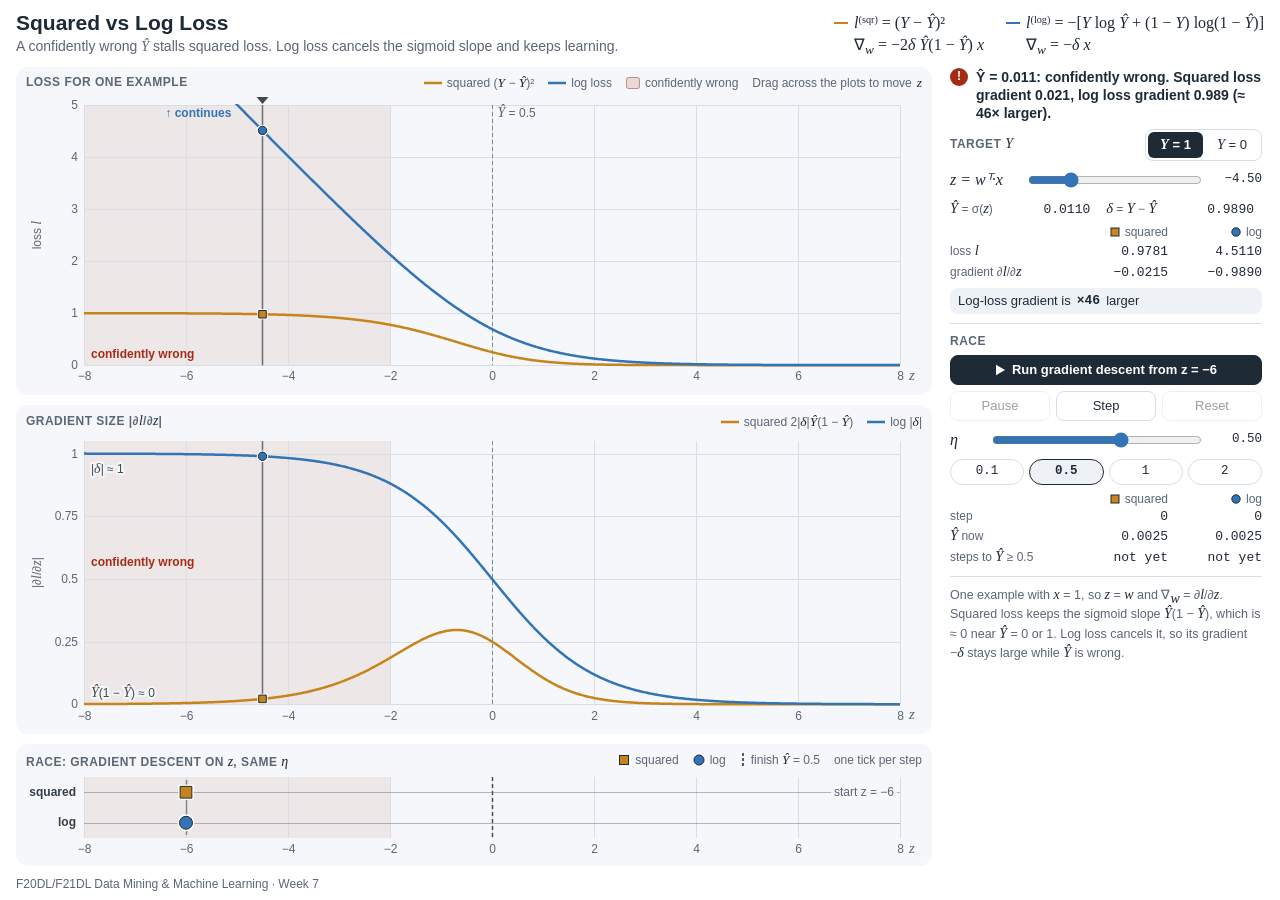
<file: demos/sigmoid-losses.html>
<!doctype html>
<html lang="en">
<head>
<meta charset="utf-8">
<meta name="viewport" content="width=device-width, initial-scale=1, viewport-fit=cover">
<title>Squared vs Log Loss</title>
<script>
  // Theme before first paint: ?theme=light|dark wins. Otherwise, inside a notebook or slide
  // (an iframe), use light to match the white page; opened on its own, follow the system theme.
  (function () {
    try {
      var t = new URLSearchParams(location.search).get('theme');
      if (t !== 'light' && t !== 'dark') {
        var framed = true;
        try { framed = window.self !== window.top; } catch (e) { /* cross-origin: treat as framed */ }
        t = framed ? 'light' : null;
      }
      if (t) document.documentElement.dataset.theme = t;
    } catch (e) { /* ignore */ }
  })();
</script>
<script>if (location.hash === '#deck') document.documentElement.classList.add('in-deck');</script>
<style>
:root {
  --bg: #ffffff; --panel: #f5f7fa; --fg: #1f2a37; --muted: #5b6676; --line: #d9dee6;
  --pos: #3274b5;   /* positive class (+1) and positive weights: HWU blue used on the slides */
  --neg: #a62b17;   /* negative class (-1) and negative weights: the slides' red */
  --unit1: #1b8a7a; --unit2: #c7841a;  /* hidden unit 1 / 2 lines (XOR demo) */
  --ink-btn: #1f2a37; --ink-btn-fg: #ffffff; --focus: #3274b5;
  --note-bg: #eef2f7;
  --font-ui: -apple-system, BlinkMacSystemFont, "Segoe UI", Roboto, "Helvetica Neue", Arial, sans-serif;
  --font-num: ui-monospace, "SF Mono", Menlo, Consolas, "Liberation Mono", monospace;
  --font-math: "Cambria Math", "STIX Two Math", "Times New Roman", Times, serif;
}
@media (prefers-color-scheme: dark) { :root:not([data-theme="light"]) {
  --bg: #12161c; --panel: #1a2029; --fg: #e6eaf0; --muted: #9aa5b4; --line: #2c3440;
  --pos: #6fa8e0; --neg: #e07a62; --unit1: #3fc1ae; --unit2: #e3a845;
  --ink-btn: #e6eaf0; --ink-btn-fg: #12161c; --focus: #6fa8e0; --note-bg: #1f2631; color-scheme: dark } }
:root[data-theme="dark"] {
  --bg: #12161c; --panel: #1a2029; --fg: #e6eaf0; --muted: #9aa5b4; --line: #2c3440;
  --pos: #6fa8e0; --neg: #e07a62; --unit1: #3fc1ae; --unit2: #e3a845;
  --ink-btn: #e6eaf0; --ink-btn-fg: #12161c; --focus: #6fa8e0; --note-bg: #1f2631; color-scheme: dark }

*, *::before, *::after { box-sizing: border-box; }
[hidden] { display: none !important; }
html, body { margin: 0; }
body { background: var(--bg); color: var(--fg); font-family: var(--font-ui); font-size: 14px; line-height: 1.35;
  -webkit-text-size-adjust: 100%; }
:focus-visible { outline: 2px solid var(--focus); outline-offset: 2px; }
.m { font-family: var(--font-math); font-style: italic; }
.sup { font-size: .64em; vertical-align: .5em; line-height: 0; font-style: normal; }
sub { line-height: 0; }

.app {
  display: grid; grid-template-rows: auto minmax(0, 1fr) auto; gap: 10px;
  height: 100vh; height: 100dvh;
  padding-block: 10px 8px;
  padding-left: max(16px, env(safe-area-inset-left, 0px));
  padding-right: max(16px, env(safe-area-inset-right, 0px));
}

/* Header */
.hdr { display: flex; align-items: center; justify-content: space-between; gap: 6px 20px; flex-wrap: wrap; }
h1 { font-size: 21px; font-weight: 650; margin: 0; line-height: 1.2; }
.sub { margin: 2px 0 0; color: var(--muted); font-size: 14px; }
.formula { display: grid; grid-template-columns: auto auto; gap: 1px 22px; font-family: var(--font-math); font-size: 16px; line-height: 1.32; }
.formula > span { white-space: nowrap; }
.formula .ind { padding-left: 20px; }
.sw { display: inline-block; width: 14px; height: 0; border-top: 2.5px solid var(--unit2); vertical-align: middle; margin-right: 6px; position: relative; top: -1px; }
.sw.lg { border-color: var(--pos); }

/* Main grid */
.main { display: grid; grid-template-columns: minmax(0, 1fr) 316px; gap: 16px; min-height: 0; }
.plots { display: grid; grid-template-rows: minmax(0, 1fr) minmax(0, 1fr) 122px; gap: 10px; min-height: 0; min-width: 0; }
.card { display: flex; flex-direction: column; gap: 3px; margin: 0; background: var(--panel); border-radius: 12px;
  padding: 7px 10px 6px; min-height: 0; min-width: 0; }
.card-head { display: flex; align-items: baseline; justify-content: space-between; gap: 2px 14px; flex-wrap: wrap; }
.lbl { font-size: 12px; text-transform: uppercase; letter-spacing: .04em; color: var(--muted); font-weight: 600; }
.lbl .m { text-transform: none; letter-spacing: 0; font-size: 14px; font-weight: 400; color: var(--fg); }
.hint { font-size: 12px; color: var(--muted); }
.legend { display: flex; flex-wrap: wrap; gap: 2px 14px; font-size: 12px; color: var(--muted); align-items: center; min-height: 17px; }
.legend > span { display: inline-flex; align-items: center; gap: 5px; white-space: nowrap; }
.legend svg { display: block; overflow: visible; flex: none; }
.legend .m { font-size: 13.5px; color: var(--fg); }
.cv-wrap { position: relative; flex: 1 1 auto; min-height: 0; }
.cv-wrap canvas { position: absolute; inset: 0; width: 100%; height: 100%; display: block; }
.drag { cursor: ew-resize; touch-action: pan-y; }

/* Controls */
.controls { display: flex; flex-direction: column; gap: 9px; min-height: 0; overflow-y: auto; overflow-x: hidden; padding: 1px 2px 2px; }
.sec { display: flex; flex-direction: column; gap: 6px; }
.sec + .sec { border-top: 1px solid var(--line); padding-top: 9px; }
.status { display: flex; align-items: flex-start; gap: 8px; font-size: 14px; line-height: 1.3; min-height: 55px; font-weight: 550; }
.status .badge { flex: none; width: 18px; height: 18px; border-radius: 50%; display: inline-flex; align-items: center; justify-content: center;
  font-size: 12px; font-weight: 700; color: var(--bg); background: var(--pos); margin-top: 0; font-family: var(--font-ui); }
.status[data-kind="bad"] .badge { background: var(--neg); }
.status[data-kind="done"] .badge { background: var(--unit1); }
.status[data-kind="osc"] .badge { background: var(--unit2); }
.status[data-kind="idle"] .badge { background: var(--muted); }
.btn-grid { display: grid; grid-template-columns: 1fr 1fr 1fr; gap: 6px; }
.btn-grid .wide { grid-column: 1 / -1; }
button { font: inherit; font-size: 13px; height: 30px; padding: 0 10px; border-radius: 8px; cursor: pointer;
  border: 1px solid var(--line); background: transparent; color: var(--fg); white-space: nowrap; }
button:hover:not(:disabled) { border-color: var(--muted); }
button:disabled { opacity: .45; cursor: default; }
button.primary { background: var(--ink-btn); color: var(--ink-btn-fg); border-color: var(--ink-btn); font-weight: 600;
  display: inline-flex; align-items: center; justify-content: center; gap: 6px; }
button.primary svg { fill: currentColor; }
.readouts { display: grid; grid-template-columns: auto 1fr auto 1fr; column-gap: 8px; row-gap: 1px; align-items: baseline; font-size: 13px; }
.readouts .k, .tbl .k { color: var(--muted); font-size: 12px; white-space: nowrap; }
.readouts .k .m, .tbl .k .m { color: var(--fg); font-size: 14.5px; }
.readouts .v { font-family: var(--font-num); font-variant-numeric: tabular-nums; text-align: right; padding-right: 8px; white-space: nowrap; }
.tbl { display: grid; grid-template-columns: minmax(0, 1fr) 86px 86px; column-gap: 8px; row-gap: 1px; align-items: baseline; font-size: 13px; }
.tbl .h { font-size: 12px; color: var(--muted); display: inline-flex; align-items: center; justify-content: flex-end; gap: 5px; white-space: nowrap; }
.tbl .h svg { display: block; flex: none; overflow: visible; }
.tbl .v { font-family: var(--font-num); font-variant-numeric: tabular-nums; text-align: right; white-space: nowrap; }
.ratio { font-size: 13px; background: var(--note-bg); border-radius: 8px; padding: 4px 8px; min-height: 26px; display: flex; align-items: center; gap: 6px; }
.ratio b { font-family: var(--font-num); font-variant-numeric: tabular-nums; font-weight: 700; }
.ratio.off { color: var(--muted); }
.row { display: flex; align-items: center; justify-content: space-between; gap: 8px; min-height: 28px; }
.seg { display: inline-flex; border: 1px solid var(--line); border-radius: 8px; padding: 2px; gap: 2px; }
.seg input { position: absolute; opacity: 0; width: 1px; height: 1px; margin: 0; pointer-events: none; }
.seg label { font-size: 13px; padding: 3px 12px; border-radius: 6px; cursor: pointer; user-select: none; }
.seg label .m { font-size: 14.5px; }
.seg input:checked + label { background: var(--ink-btn); color: var(--ink-btn-fg); font-weight: 600; }
.seg input:focus-visible + label { outline: 2px solid var(--focus); outline-offset: 1px; }
.srow { display: grid; grid-template-columns: 34px minmax(0, 1fr) 52px; align-items: center; column-gap: 8px; height: 26px; }
.srow > label { font-family: var(--font-math); font-style: italic; font-size: 16px; line-height: 1; white-space: nowrap; }
.srow.wide { grid-template-columns: 70px minmax(0, 1fr) 52px; }
.srow output { font-family: var(--font-num); font-variant-numeric: tabular-nums; font-size: 12.5px; text-align: right; }
input[type=range] { width: 100%; margin: 0; accent-color: var(--pos); height: 18px; cursor: pointer; }
.chips { display: grid; grid-template-columns: repeat(4, 1fr); gap: 5px; }
.chip { height: 26px; padding: 0 6px; font-size: 12.5px; display: flex; align-items: center; justify-content: center; gap: 4px; border-radius: 13px;
  font-family: var(--font-num); font-variant-numeric: tabular-nums; }
.chip .m { font-size: 14px; }
.chip[aria-pressed="true"] { border-color: var(--fg); background: var(--note-bg); font-weight: 600; }
.small-note { font-size: 12.5px; color: var(--muted); margin: 0; line-height: 1.4; border-top: 1px solid var(--line); padding-top: 8px; }
.small-note .m { color: var(--fg); font-size: 14px; }
.small-note .nw { white-space: nowrap; }

footer { font-size: 12px; color: var(--muted); }
html.in-deck footer { display: none; } /* the slides already carry a footer */

/* Phone / narrow */
@media (max-width: 899px) {
  .app { display: flex; flex-direction: column; height: auto; min-height: 100vh; gap: 14px; padding-block: 12px 14px; }
  .formula { grid-template-columns: auto; font-size: 15.5px; }
  .main { display: flex; flex-direction: column; gap: 16px; }
  .plots { display: flex; flex-direction: column; gap: 14px; }
  #cardLoss .cv-wrap, #cardGrad .cv-wrap { flex: none; aspect-ratio: 16 / 11; width: 100%; }
  #cardRace .cv-wrap { flex: none; height: 96px; width: 100%; }
  .controls { overflow: visible; }
}
</style>
</head>
<body>
<div class="app">
  <header class="hdr">
    <div>
      <h1>Squared vs Log Loss</h1>
      <p class="sub">A confidently wrong <span class="m">Ŷ</span> stalls squared loss. Log loss cancels the sigmoid slope and keeps learning.</p>
    </div>
    <div class="formula" aria-label="Losses and their gradients">
      <span><span class="sw" aria-hidden="true"></span><span class="m">l</span><span class="sup">(sqr)</span> = (<span class="m">Y</span> − <span class="m">Ŷ</span>)²</span>
      <span><span class="sw lg" aria-hidden="true"></span><span class="m">l</span><span class="sup">(log)</span> = −[<span class="m">Y</span> log <span class="m">Ŷ</span> + (1 − <span class="m">Y</span>) log(1 − <span class="m">Ŷ</span>)]</span>
      <span class="ind">∇<sub class="m">w</sub> = −2<span class="m">δ Ŷ</span>(1 − <span class="m">Ŷ</span>) <span class="m">x</span></span>
      <span class="ind">∇<sub class="m">w</sub> = −<span class="m">δ x</span></span>
    </div>
  </header>

  <main class="main">
    <section class="plots" aria-label="Plots">
      <figure class="card" id="cardLoss">
        <figcaption class="card-head">
          <span class="lbl">Loss for one example</span>
          <span class="legend" aria-hidden="true">
            <span><svg width="18" height="6" viewBox="0 0 18 6"><line x1="0" y1="3" x2="18" y2="3" style="stroke:var(--unit2)" stroke-width="2.5"/></svg><span>squared (<span class="m">Y</span> − <span class="m">Ŷ</span>)²</span></span>
            <span><svg width="18" height="6" viewBox="0 0 18 6"><line x1="0" y1="3" x2="18" y2="3" style="stroke:var(--pos)" stroke-width="2.5"/></svg><span>log loss</span></span>
            <span><svg width="14" height="12" viewBox="0 0 14 12"><rect x="0.5" y="0.5" width="13" height="11" rx="2" style="fill:var(--neg);fill-opacity:.14;stroke:var(--neg);stroke-opacity:.5"/></svg><span>confidently wrong</span></span>
            <span class="hint">Drag across the plots to move <span class="m">z</span></span>
          </span>
        </figcaption>
        <div class="cv-wrap"><canvas id="cvLoss" class="drag" role="img" aria-label="Squared loss and log loss against z, with the z marker"></canvas></div>
      </figure>
      <figure class="card" id="cardGrad">
        <figcaption class="card-head">
          <span class="lbl">Gradient size |∂<span class="m">l</span>/∂<span class="m">z</span>|</span>
          <span class="legend" aria-hidden="true">
            <span><svg width="18" height="6" viewBox="0 0 18 6"><line x1="0" y1="3" x2="18" y2="3" style="stroke:var(--unit2)" stroke-width="2.5"/></svg><span>squared 2|<span class="m">δ</span>|<span class="m">Ŷ</span>(1 − <span class="m">Ŷ</span>)</span></span>
            <span><svg width="18" height="6" viewBox="0 0 18 6"><line x1="0" y1="3" x2="18" y2="3" style="stroke:var(--pos)" stroke-width="2.5"/></svg><span>log |<span class="m">δ</span>|</span></span>
          </span>
        </figcaption>
        <div class="cv-wrap"><canvas id="cvGrad" class="drag" role="img" aria-label="Size of the squared-loss and log-loss gradients against z, with the z marker"></canvas></div>
      </figure>
      <figure class="card" id="cardRace">
        <figcaption class="card-head">
          <span class="lbl">Race: gradient descent on <span class="m">z</span>, same <span class="m">η</span></span>
          <span class="legend" aria-hidden="true">
            <span><svg width="12" height="12" viewBox="0 0 12 12"><rect x="1.5" y="1.5" width="9" height="9" style="fill:var(--unit2);stroke:var(--fg)" stroke-width="1"/></svg><span>squared</span></span>
            <span><svg width="12" height="12" viewBox="0 0 12 12"><circle cx="6" cy="6" r="5" style="fill:var(--pos);stroke:var(--fg)" stroke-width="1"/></svg><span>log</span></span>
            <span><svg width="6" height="14" viewBox="0 0 6 14"><line x1="3" y1="0" x2="3" y2="14" style="stroke:var(--fg)" stroke-width="1.5" stroke-dasharray="3 2"/></svg><span>finish <span class="m">Ŷ</span> = 0.5</span></span>
            <span>one tick per step</span>
          </span>
        </figcaption>
        <div class="cv-wrap"><canvas id="cvRace" role="img" aria-label="Race lanes: gradient descent on z with squared loss and with log loss"></canvas></div>
      </figure>
    </section>

    <aside class="controls" aria-label="Controls">
      <div class="sec">
        <div class="status" id="status" data-kind="idle" aria-live="polite"><span class="badge" id="statusBadge" aria-hidden="true">•</span><span id="statusTxt">Ready</span></div>
        <div class="row">
          <span class="lbl" id="yLbl">Target <span class="m">Y</span></span>
          <div class="seg" role="radiogroup" aria-labelledby="yLbl">
            <input type="radio" name="target" id="target1" value="1" checked><label for="target1"><span class="m">Y</span> = 1</label>
            <input type="radio" name="target" id="target0" value="0"><label for="target0"><span class="m">Y</span> = 0</label>
          </div>
        </div>
        <div class="srow wide">
          <label for="zIn"><span>z</span> = <span>w</span>ᵀ·<span>x</span></label>
          <input type="range" id="zIn" min="-8" max="8" step="0.01" value="-4.5" aria-describedby="zVal">
          <output id="zVal" for="zIn">−4.50</output>
        </div>
        <div class="readouts" aria-label="Values at the z marker">
          <span class="k"><span class="m">Ŷ</span> = σ(<span class="m">z</span>)</span><span class="v" id="rYhat">0</span>
          <span class="k"><span class="m">δ</span> = <span class="m">Y</span> − <span class="m">Ŷ</span></span><span class="v" id="rDelta">0</span>
        </div>
        <div class="tbl" aria-label="Loss and gradient at the z marker">
          <span></span>
          <span class="h"><svg width="10" height="10" viewBox="0 0 10 10" aria-hidden="true"><rect x="1" y="1" width="8" height="8" style="fill:var(--unit2);stroke:var(--fg)" stroke-width="1"/></svg>squared</span>
          <span class="h"><svg width="10" height="10" viewBox="0 0 10 10" aria-hidden="true"><circle cx="5" cy="5" r="4.2" style="fill:var(--pos);stroke:var(--fg)" stroke-width="1"/></svg>log</span>
          <span class="k">loss <span class="m">l</span></span><span class="v" id="rLsq">0</span><span class="v" id="rLlog">0</span>
          <span class="k">gradient ∂<span class="m">l</span>/∂<span class="m">z</span></span><span class="v" id="rGsq">0</span><span class="v" id="rGlog">0</span>
        </div>
        <div class="ratio" id="rRatio" aria-live="off"></div>
      </div>

      <div class="sec">
        <span class="lbl">Race</span>
        <div class="btn-grid">
          <button type="button" class="primary wide" id="btnRun"></button>
          <button type="button" id="btnPause" disabled>Pause</button>
          <button type="button" id="btnStep">Step</button>
          <button type="button" id="btnReset" disabled>Reset</button>
        </div>
        <div class="srow">
          <label for="eta">η</label>
          <input type="range" id="eta" min="0" max="1000" step="1" value="624" aria-describedby="etaVal">
          <output id="etaVal" for="eta">0.50</output>
        </div>
        <div class="chips" role="group" aria-label="Learning-rate presets">
          <button type="button" class="chip" id="eta01" data-eta="0.1" aria-pressed="false">0.1</button>
          <button type="button" class="chip" id="eta05" data-eta="0.5" aria-pressed="false">0.5</button>
          <button type="button" class="chip" id="eta1" data-eta="1" aria-pressed="false">1</button>
          <button type="button" class="chip" id="eta2" data-eta="2" aria-pressed="false">2</button>
        </div>
        <div class="tbl" aria-label="Race progress">
          <span></span>
          <span class="h"><svg width="10" height="10" viewBox="0 0 10 10" aria-hidden="true"><rect x="1" y="1" width="8" height="8" style="fill:var(--unit2);stroke:var(--fg)" stroke-width="1"/></svg>squared</span>
          <span class="h"><svg width="10" height="10" viewBox="0 0 10 10" aria-hidden="true"><circle cx="5" cy="5" r="4.2" style="fill:var(--pos);stroke:var(--fg)" stroke-width="1"/></svg>log</span>
          <span class="k">step</span><span class="v" id="kSq">0</span><span class="v" id="kLog">0</span>
          <span class="k"><span class="m">Ŷ</span> now</span><span class="v" id="ySq">0</span><span class="v" id="yLog">0</span>
          <span class="k" id="goalK">steps to <span class="m">Ŷ</span> ≥ 0.5</span><span class="v" id="dSq">not yet</span><span class="v" id="dLog">not yet</span>
        </div>
      </div>

      <p class="small-note">One example with <span class="m">x</span> = 1, so <span class="m">z</span> = <span class="m">w</span> and ∇<sub class="m">w</sub> = ∂<span class="m">l</span>/∂<span class="m">z</span>. Squared loss keeps the sigmoid slope <span class="nw"><span class="m">Ŷ</span>(1 − <span class="m">Ŷ</span>)</span>, which is ≈ 0 near <span class="nw"><span class="m">Ŷ</span> = 0</span> or 1. Log loss cancels it, so its gradient −<span class="m">δ</span> stays large while <span class="m">Ŷ</span> is wrong.</p>
    </aside>
  </main>

  <footer>F20DL/F21DL Data Mining &amp; Machine Learning · Week 7</footer>
</div>

<script>
(() => {
'use strict';

/* ================= Model (pure functions) ================= */
// One example with x = 1, so z = wᵀ·x = w and ∂l/∂w = ∂l/∂z. Targets Y ∈ {1, 0}.
const ZR = [-8, 8];
const LOSS_MAX = 5, GRAD_MAX = 1.05;
const CONF = 2;              // "confidently wrong": z < −2 when Y = 1, z > 2 when Y = 0
const MAX_STEPS = 2000;
const ETA_MIN = 0.05, ETA_MAX = 2;
const RATE0 = 6, RATE_DOUBLE = 1.5, RATE_MAX = 400;   // race speed: 6 steps/s, doubling every 1.5 s, up to 400 steps/s

function sigma(z) {
  if (z >= 0) return 1 / (1 + Math.exp(-z));
  const e = Math.exp(z); return e / (1 + e);
}
const softplus = a => Math.max(a, 0) + Math.log1p(Math.exp(-Math.abs(a)));
const asY = Y => (+Y ? 1 : 0);
// δ = Y − Ŷ, using 1 − σ(z) = σ(−z) so it stays accurate when Ŷ is close to 1
const delta = (z, Y) => (asY(Y) === 1 ? sigma(-z) : -sigma(z));
// l(sqr) = (Y − Ŷ)², l(log) = −[Y log Ŷ + (1 − Y) log(1 − Ŷ)] (written as softplus to avoid log 0)
function losses(z, Y) {
  Y = asY(Y);
  const d = delta(z, Y);
  return { sq: d * d, log: Y === 1 ? softplus(-z) : softplus(z) };
}
// Signed gradients ∂l/∂z (= ∇w with x = 1): squared −2δŶ(1 − Ŷ), log −δ
function grads(z, Y) {
  Y = asY(Y);
  const p = sigma(z), q = sigma(-z), d = Y === 1 ? q : -p;
  return { sq: -2 * d * p * q, log: -d };
}
const reached = (z, Y) => (asY(Y) === 1 ? z >= 0 : z <= 0);   // Ŷ on the correct side of 0.5
function gdStep(z, Y, eta, kind) { const g = grads(z, Y); return z - eta * (kind === 'sq' ? g.sq : g.log); }
// Plain gradient descent on z for each loss; steps needed to reach the correct side (null if not within maxSteps).
function race(z0, Y, eta, maxSteps = MAX_STEPS) {
  Y = asY(Y);
  const out = {};
  for (const kind of ['sq', 'log']) {
    let z = z0, n = 0;
    while (!reached(z, Y) && n < maxSteps) { z = gdStep(z, Y, eta, kind); n++; }
    out[kind + 'Steps'] = reached(z, Y) ? n : null;
    out[kind + 'Z'] = z;
  }
  return out;
}

/* ================= State ================= */
const S = { Y: 1, z: -4.5, eta: 0.5, race: null, focus: 'z', dragging: null };
const KINDS = ['sq', 'log'];
const NAME = { sq: 'squared', log: 'log' };
const raceStart = Y => (Y === 1 ? -6 : 6);
function newRace() {
  const z0 = raceStart(S.Y);
  const R = { z0, Y: S.Y, eta: S.eta, k: 0, zs: { sq: [z0], log: [z0] }, done: { sq: null, log: null },
    running: false, finished: false, t: 0, acc: 0, lastT: null };
  for (const k of KINDS) if (reached(z0, S.Y)) R.done[k] = 0;
  return R;
}
const curZ = (R, kind) => R.zs[kind][R.zs[kind].length - 1];
function raceStep(R) {
  if (R.finished) return;
  R.k++;
  for (const kind of KINDS) {
    if (R.done[kind] != null) continue;
    const arr = R.zs[kind], z = gdStep(arr[arr.length - 1], R.Y, R.eta, kind);
    arr.push(z);
    if (reached(z, R.Y)) R.done[kind] = arr.length - 1;
  }
  if ((R.done.sq != null && R.done.log != null) || R.k >= MAX_STEPS) { R.finished = true; R.running = false; }
}

/* ================= Formatting ================= */
const minus = s => String(s).replace(/-/g, '−');
function f3(v) {                       // status line: short numbers
  const a = Math.abs(v);
  if (a === 0) return '0';
  if (a >= 0.001) return minus(v.toFixed(3));
  if (a >= 0.0001) return minus(v.toFixed(4));
  return (v < 0 ? '−' : '') + '< 0.0001';
}
function f4(v) {                       // readouts
  if (!Number.isFinite(v)) return '∞';
  const a = Math.abs(v);
  if (a === 0 || a >= 0.001) return minus(v.toFixed(4));
  const [m, e] = v.toExponential(1).split('e');
  return minus(m) + 'e' + minus(e.replace('+', ''));
}
const fRatio = r => (r < 9.95 ? r.toFixed(1) : String(Math.round(r)));
const fEta = e => String(+e.toPrecision(2));          // prose: 0.5, 0.05, 1, 2
const fEtaOut = e => e.toPrecision(2);                // slider output: 0.50, 0.050, 1.0, 2.0
const fz = z => minus((Math.abs(z) < 0.005 ? 0 : z).toFixed(2));
const goalTxt = Y => (Y === 1 ? 'Ŷ ≥ 0.5' : 'Ŷ ≤ 0.5');

/* ================= Status line ================= */
function zStatus() {
  const z = S.z, Y = S.Y, p = sigma(z), g = grads(z, Y), d = Math.abs(delta(z, Y));
  const gs = Math.abs(g.sq), gl = Math.abs(g.log), r = 1 / (2 * p * sigma(-z));
  const both = `squared loss gradient ${f3(gs)}, log loss gradient ${f3(gl)}`;
  const wrongConf = Y === 1 ? z < -CONF : z > CONF;
  if (wrongConf) return ['bad', `Ŷ = ${f3(p)}: confidently wrong. Squared loss gradient ${f3(gs)}, log loss gradient ${f3(gl)} (≈ ${fRatio(r)}× larger).`];
  if (!reached(z, Y) || p === 0.5) return ['osc', `Ŷ = ${f3(p)}: wrong side, but not confident. Squared loss gradient ${f3(gs)}, log loss gradient ${f3(gl)} (${fRatio(r)}× larger).`];
  if (d >= 0.05) return ['done', `Ŷ = ${f3(p)}: right side. Both gradients shrink as Ŷ approaches Y = ${Y}: ${both}.`];
  return ['done', `Ŷ = ${f3(p)}: confidently right. Both gradients are close to 0, so there is little left to learn.`];
}
function raceStatus(R) {
  const n = { sq: R.zs.sq.length - 1, log: R.zs.log.length - 1 };
  const yh = { sq: sigma(curZ(R, 'sq')), log: sigma(curZ(R, 'log')) };
  const goal = goalTxt(R.Y), eta = fEta(R.eta), pre = !R.running && !R.finished ? 'Paused. ' : '';
  const ds = R.done.sq, dl = R.done.log;
  if (R.finished) {
    if (ds != null && dl != null) {
      if (ds === dl) return ['done', `Both losses reached ${goal} in ${dl} steps at η = ${eta}.`];
      const fast = dl <= ds ? 'log' : 'sq', slow = fast === 'log' ? 'sq' : 'log';
      return ['done', `With η = ${eta}, log loss reached ${goal} in ${dl} steps and squared loss needed ${ds}` +
        (fast === 'log' ? ` (≈ ${fRatio(ds / Math.max(1, dl))}× as many).` : '.') + (slow === 'log' ? ' Log loss was slower here.' : '')];
    }
    if (dl != null) return ['bad', `Log loss reached ${goal} in ${dl} steps. Squared loss: not reached in ${MAX_STEPS} steps (Ŷ = ${f3(yh.sq)}).`];
    if (ds != null) return ['bad', `Squared loss reached ${goal} in ${ds} steps. Log loss: not reached in ${MAX_STEPS} steps.`];
    return ['bad', `Neither loss reached ${goal} in ${MAX_STEPS} steps at η = ${eta}.`];
  }
  if (dl != null && ds == null) return ['go', `${pre}Log loss reached ${goal} in ${dl} steps. Squared loss is still at Ŷ = ${f3(yh.sq)} after ${n.sq} steps.`];
  if (ds != null && dl == null) return ['go', `${pre}Squared loss reached ${goal} in ${ds} steps. Log loss is at Ŷ = ${f3(yh.log)} after ${n.log} steps.`];
  return ['go', `${pre}Step ${R.k} (η = ${eta}): log loss has moved Ŷ to ${f3(yh.log)}, squared loss only to ${f3(yh.sq)}.`];
}
function classify() {
  const R = S.race;
  if (S.focus === 'race' && R && R.k > 0) return raceStatus(R);
  return zStatus();
}
const BADGE = { bad: '!', done: '✓', osc: '~', idle: '•', go: '•' };

/* ================= Theme ================= */
let C = {};
function parseColor(str) {
  str = (str || '').trim();
  if (str[0] === '#') {
    let h = str.slice(1);
    if (h.length === 3) h = h.split('').map(c => c + c).join('');
    const n = parseInt(h.slice(0, 6), 16);
    return [(n >> 16) & 255, (n >> 8) & 255, n & 255];
  }
  const m = str.match(/[\d.]+/g);
  return m ? m.slice(0, 3).map(Number) : [128, 128, 128];
}
const rgba = (c, a) => `rgba(${c[0]},${c[1]},${c[2]},${a})`;
function readTheme() {
  const cs = getComputedStyle(document.documentElement);
  const g = n => cs.getPropertyValue(n);
  C = {
    bg: parseColor(g('--bg')), panel: parseColor(g('--panel')), fg: parseColor(g('--fg')), muted: parseColor(g('--muted')),
    line: parseColor(g('--line')), pos: parseColor(g('--pos')), neg: parseColor(g('--neg')), unit1: parseColor(g('--unit1')),
    unit2: parseColor(g('--unit2')),
    fontUi: g('--font-ui').trim() || 'sans-serif', fontNum: g('--font-num').trim() || 'monospace', fontMath: g('--font-math').trim() || 'serif'
  };
  C.dark = (C.bg[0] + C.bg[1] + C.bg[2]) < 300;
  C.kind = { sq: C.unit2, log: C.pos };
}

/* ================= Canvas helpers ================= */
function makePlot(id, margins) {
  const cv = document.getElementById(id);
  return { cv, ctx: cv.getContext('2d'), m: margins, w: 1, h: 1, dpr: 1, pr: { x: 0, y: 0, w: 1, h: 1 } };
}
// Same left/right margins on every plot so the z axis lines up through all three cards.
const plots = {
  loss: makePlot('cvLoss', { l: 58, r: 22, t: 10, b: 24 }),
  grad: makePlot('cvGrad', { l: 58, r: 22, t: 6, b: 24 }),
  race: makePlot('cvRace', { l: 58, r: 22, t: 2, b: 22 })
};
function sizePlot(P) {
  const r = P.cv.getBoundingClientRect();
  const dpr = Math.min(window.devicePixelRatio || 1, 3);
  P.w = Math.max(1, r.width); P.h = Math.max(1, r.height); P.dpr = dpr;
  const W = Math.max(1, Math.round(P.w * dpr)), H = Math.max(1, Math.round(P.h * dpr));
  if (P.cv.width !== W) P.cv.width = W;
  if (P.cv.height !== H) P.cv.height = H;
  P.pr = { x: P.m.l, y: P.m.t, w: Math.max(10, P.w - P.m.l - P.m.r), h: Math.max(10, P.h - P.m.t - P.m.b) };
}
function font(px, kind = 'ui', style = '') { return `${style} ${px}px ${kind === 'num' ? C.fontNum : kind === 'math' ? C.fontMath : C.fontUi}`.trim(); }
// Draw a label made of plain and maths (italic serif) pieces.
function richText(ctx, parts, x, y, align = 'center', size = 12, stroke = false) {
  let total = 0;
  const f = p => (p.math ? font(size + 2, 'math', 'italic') : font(size, 'ui', p.w || ''));
  const widths = parts.map(p => { ctx.font = f(p); const w = ctx.measureText(p.t).width; total += w; return w; });
  let cx = align === 'center' ? x - total / 2 : align === 'right' ? x - total : x;
  ctx.textAlign = 'left';
  parts.forEach((p, i) => { ctx.font = f(p); stroke ? ctx.strokeText(p.t, cx, y) : ctx.fillText(p.t, cx, y); cx += widths[i]; });
  return total;
}
function haloText(ctx, parts, x, y, align) {
  ctx.save();
  ctx.strokeStyle = rgba(C.panel, 0.9); ctx.lineWidth = 4; ctx.lineJoin = 'round';
  richText(ctx, parts, x, y, align, 12, true);
  ctx.restore();
  ctx.fillStyle = rgba(C.fg, 0.85);
  richText(ctx, parts, x, y, align);
}
const xOf = (P, z) => P.pr.x + (z - ZR[0]) / (ZR[1] - ZR[0]) * P.pr.w;
const wrongRange = Y => (Y === 1 ? [ZR[0], -CONF] : [CONF, ZR[1]]);

function shape(ctx, kind, x, y, r) {
  ctx.beginPath();
  if (kind === 'sq') { const s = r * 0.9; ctx.rect(x - s, y - s, 2 * s, 2 * s); }
  else ctx.arc(x, y, r, 0, 2 * Math.PI);
}
function marker(ctx, kind, x, y, r, ring = 1.75) {
  shape(ctx, kind, x, y, r + ring); ctx.fillStyle = rgba(C.bg, 1); ctx.fill();
  shape(ctx, kind, x, y, r); ctx.fillStyle = rgba(C.kind[kind], 1); ctx.fill();
  ctx.strokeStyle = rgba(C.fg, 1); ctx.lineWidth = 1; ctx.stroke();
}
// Off-scale value: an upward triangle on the top edge.
function upTri(ctx, kind, x, y, s) {
  const path = () => { ctx.beginPath(); ctx.moveTo(x, y - s); ctx.lineTo(x + s, y + s * 0.8); ctx.lineTo(x - s, y + s * 0.8); ctx.closePath(); };
  path(); ctx.strokeStyle = rgba(C.bg, 1); ctx.lineWidth = 3.5; ctx.lineJoin = 'round'; ctx.stroke();
  path(); ctx.fillStyle = rgba(C.kind[kind], 1); ctx.fill(); ctx.strokeStyle = rgba(C.fg, 1); ctx.lineWidth = 1; ctx.stroke();
}

function drawRegion(P) {
  const ctx = P.ctx, pr = P.pr, [a, b] = wrongRange(S.Y);
  const x0 = xOf(P, a), x1 = xOf(P, b);
  ctx.fillStyle = rgba(C.neg, C.dark ? 0.13 : 0.075);
  ctx.fillRect(x0, pr.y, x1 - x0, pr.h);
  const xb = Math.round(xOf(P, S.Y === 1 ? -CONF : CONF)) + 0.5;
  ctx.setLineDash([3, 3]); ctx.strokeStyle = rgba(C.neg, C.dark ? 0.55 : 0.45); ctx.lineWidth = 1;
  ctx.beginPath(); ctx.moveTo(xb, pr.y); ctx.lineTo(xb, pr.y + pr.h); ctx.stroke(); ctx.setLineDash([]);
}
function regionLabel(P, y) {
  const ctx = P.ctx, pr = P.pr;
  ctx.font = font(12, 'ui', '600'); ctx.fillStyle = rgba(C.neg, 1); ctx.textBaseline = 'alphabetic';
  if (S.Y === 1) { ctx.textAlign = 'left'; ctx.fillText('confidently wrong', pr.x + 7, y); }
  else { ctx.textAlign = 'right'; ctx.fillText('confidently wrong', pr.x + pr.w - 7, y); }
}
function drawZAxis(P, grid) {
  const ctx = P.ctx, pr = P.pr;
  ctx.lineWidth = 1; ctx.font = font(12); ctx.textBaseline = 'middle'; ctx.fillStyle = rgba(C.muted, 1);
  for (let z = ZR[0]; z <= ZR[1]; z += 2) {
    const px = Math.round(xOf(P, z)) + 0.5;
    ctx.strokeStyle = rgba(C.line, 1);
    if (grid) { ctx.beginPath(); ctx.moveTo(px, pr.y); ctx.lineTo(px, pr.y + pr.h); ctx.stroke(); }
    else { ctx.beginPath(); ctx.moveTo(px, pr.y + pr.h); ctx.lineTo(px, pr.y + pr.h + 4); ctx.stroke(); }
    ctx.textAlign = 'center'; ctx.fillText(minus(z), px, pr.y + pr.h + 12);
  }
  ctx.textBaseline = 'middle';
  ctx.font = font(15, 'math', 'italic'); ctx.textAlign = 'left'; ctx.fillStyle = rgba(C.muted, 1);
  ctx.fillText('z', pr.x + pr.w + 9, pr.y + pr.h + 11);
  ctx.textBaseline = 'alphabetic';
}
// Decision boundary z = 0 (Ŷ = 0.5)
function drawBoundary(P, label) {
  const ctx = P.ctx, pr = P.pr, px = Math.round(xOf(P, 0)) + 0.5;
  ctx.setLineDash([4, 3]); ctx.strokeStyle = rgba(C.muted, 0.7); ctx.lineWidth = 1;
  ctx.beginPath(); ctx.moveTo(px, pr.y); ctx.lineTo(px, pr.y + pr.h); ctx.stroke(); ctx.setLineDash([]);
  if (label) {
    ctx.fillStyle = rgba(C.muted, 1); ctx.textBaseline = 'alphabetic';
    richText(ctx, [{ t: 'Ŷ', math: true }, { t: ' = 0.5' }], S.Y === 1 ? px + 5 : px - 5, pr.y + 12, S.Y === 1 ? 'left' : 'right');
  }
}

/* ---------- curve plots (loss and gradient size) ---------- */
const lossFn = kind => z => losses(z, S.Y)[kind];
const gradFn = kind => z => Math.abs(grads(z, S.Y)[kind]);
function strokeFn(P, f, yMax, col) {
  const ctx = P.ctx, pr = P.pr, n = Math.max(40, Math.ceil(pr.w));
  ctx.beginPath();
  for (let i = 0; i <= n; i++) {
    const z = ZR[0] + i / n * (ZR[1] - ZR[0]);
    const y = Math.max(pr.y - 40, pr.y + (1 - f(z) / yMax) * pr.h);
    const x = pr.x + i / n * pr.w;
    i ? ctx.lineTo(x, y) : ctx.moveTo(x, y);
  }
  ctx.strokeStyle = rgba(col, 1); ctx.lineWidth = 2.5; ctx.lineJoin = 'round'; ctx.stroke();
}
function drawCurves(P, which) {
  const ctx = P.ctx, pr = P.pr, isLoss = which === 'loss';
  const yMax = isLoss ? LOSS_MAX : GRAD_MAX, fn = isLoss ? lossFn : gradFn;
  const Yp = v => pr.y + (1 - v / yMax) * pr.h;
  ctx.setTransform(P.dpr, 0, 0, P.dpr, 0, 0);
  ctx.clearRect(0, 0, P.w, P.h);
  drawRegion(P);
  // y grid
  ctx.lineWidth = 1; ctx.font = font(12); ctx.textBaseline = 'middle'; ctx.fillStyle = rgba(C.muted, 1);
  const yt = isLoss ? [0, 1, 2, 3, 4, 5] : [0, 0.25, 0.5, 0.75, 1];
  for (const v of yt) {
    const py = Math.round(Yp(v)) + 0.5;
    ctx.strokeStyle = rgba(C.line, 1);
    ctx.beginPath(); ctx.moveTo(pr.x, py); ctx.lineTo(pr.x + pr.w, py); ctx.stroke();
    ctx.textAlign = 'right'; ctx.fillText(String(v), pr.x - 6, py);
  }
  drawZAxis(P, true);
  // y title
  ctx.fillStyle = rgba(C.muted, 1);
  ctx.save(); ctx.translate(13, pr.y + pr.h / 2); ctx.rotate(-Math.PI / 2);
  if (isLoss) richText(ctx, [{ t: 'loss ' }, { t: 'l', math: true }], 0, 2);
  else richText(ctx, [{ t: '|∂' }, { t: 'l', math: true }, { t: '/∂' }, { t: 'z', math: true }, { t: '|' }], 0, 2);
  ctx.restore();
  drawBoundary(P, isLoss);
  // region label: below the squared plateau in the loss plot, mid-height in the gradient plot
  regionLabel(P, isLoss ? pr.y + pr.h - 7 : Yp(0.55));

  // curves
  ctx.save(); ctx.beginPath(); ctx.rect(pr.x, pr.y - 1, pr.w, pr.h + 3); ctx.clip();
  strokeFn(P, fn('sq'), yMax, C.unit2);
  strokeFn(P, fn('log'), yMax, C.pos);
  ctx.restore();

  const right = S.Y === 0;   // side of the plot the "confidently wrong" region is on
  const sgn = right ? 1 : -1;
  if (isLoss) {
    // log loss leaves the top of the plot: mark where it continues. Outside the exit point when there is room,
    // otherwise just inside it, where the curve has dropped below the label.
    const zx = sgn * Math.log(Math.exp(LOSS_MAX) - 1), px = xOf(P, zx);
    ctx.font = font(12, 'ui', '600'); ctx.fillStyle = rgba(C.pos, 1); ctx.textBaseline = 'alphabetic';
    const txt = '↑ continues', tw = ctx.measureText(txt).width;
    const room = right ? pr.x + pr.w - 4 - (px + 6) : px - 6 - (pr.x + 4);
    if (room >= tw) {
      ctx.textAlign = right ? 'left' : 'right';
      ctx.fillText(txt, right ? px + 6 : px - 6, pr.y + 12);
    } else {
      const lv = LOSS_MAX * (1 - 17 / pr.h);                       // loss value 17px below the top
      const zi = sgn * Math.log(Math.exp(lv) - 1), pi = xOf(P, zi);
      ctx.textAlign = right ? 'right' : 'left';
      ctx.fillText(txt, right ? pi - 5 : pi + 5, pr.y + 12);
    }
  } else {
    // annotate why the two gradients differ inside the region (with a halo so the z marker cannot hide them)
    ctx.textBaseline = 'alphabetic';
    const ax = right ? pr.x + pr.w - 7 : pr.x + 7, al = right ? 'right' : 'left';
    haloText(ctx, [{ t: '|' }, { t: 'δ', math: true }, { t: '| ≈ 1' }], ax, Yp(0.99) + 17, al);
    haloText(ctx, [{ t: 'Ŷ', math: true }, { t: '(1 − ' }, { t: 'Ŷ', math: true }, { t: ') ≈ 0' }], ax, Yp(0) - 7, al);
  }

  // race dots (the current z of each runner)
  const R = S.race;
  if (R) {
    for (const kind of KINDS) {
      const z = curZ(R, kind), v = fn(kind)(z), px = xOf(P, z);
      if (v <= yMax) marker(ctx, kind, px, Yp(v), 6.5, 2);
      else upTri(ctx, kind, px, pr.y + 7, 6.5);
    }
  }

  // z marker
  const mx = xOf(P, S.z);
  ctx.strokeStyle = rgba(C.fg, 0.65); ctx.lineWidth = 1.5;
  ctx.beginPath(); ctx.moveTo(mx, pr.y); ctx.lineTo(mx, pr.y + pr.h); ctx.stroke();
  if (isLoss) {
    ctx.beginPath(); ctx.moveTo(mx - 6, pr.y - 8); ctx.lineTo(mx + 6, pr.y - 8); ctx.lineTo(mx, pr.y - 1); ctx.closePath();
    ctx.fillStyle = rgba(C.fg, 0.85); ctx.fill();
  }
  for (const kind of KINDS) {
    const v = fn(kind)(S.z);
    if (v <= yMax) marker(ctx, kind, mx, Yp(v), 4.2, 1.5);
    else upTri(ctx, kind, mx, pr.y + 9, 4.5);
  }
}

/* ---------- race lanes ---------- */
function drawRace() {
  const P = plots.race, ctx = P.ctx, pr = P.pr;
  ctx.setTransform(P.dpr, 0, 0, P.dpr, 0, 0);
  ctx.clearRect(0, 0, P.w, P.h);
  drawRegion(P);
  drawZAxis(P, true);
  const R = S.race, z0 = R ? R.z0 : raceStart(S.Y), Y = S.Y;
  const laneH = pr.h / 2;
  // start line at z0, finish line at z = 0
  const sx = Math.round(xOf(P, z0)) + 0.5;
  ctx.strokeStyle = rgba(C.muted, 0.75); ctx.lineWidth = 1.5;
  ctx.beginPath(); ctx.moveTo(sx, pr.y + 3); ctx.lineTo(sx, pr.y + pr.h - 3); ctx.stroke();
  const fx = Math.round(xOf(P, 0)) + 0.5;
  ctx.setLineDash([4, 3]); ctx.strokeStyle = rgba(C.fg, 0.8); ctx.lineWidth = 1.5;
  ctx.beginPath(); ctx.moveTo(fx, pr.y); ctx.lineTo(fx, pr.y + pr.h); ctx.stroke(); ctx.setLineDash([]);
  KINDS.forEach((kind, i) => {
    const cy = pr.y + (i + 0.5) * laneH, col = C.kind[kind];
    // lane line and label
    ctx.strokeStyle = rgba(C.muted, 0.45); ctx.lineWidth = 1;
    ctx.beginPath(); ctx.moveTo(pr.x, Math.round(cy) + 0.5); ctx.lineTo(pr.x + pr.w, Math.round(cy) + 0.5); ctx.stroke();
    ctx.font = font(12, 'ui', '600'); ctx.fillStyle = rgba(C.fg, 0.9); ctx.textAlign = 'right'; ctx.textBaseline = 'middle';
    ctx.fillText(NAME[kind], pr.x - 8, cy);
    // one tick per step
    let z = z0;
    if (R) {
      const zs = R.zs[kind], tk = Math.min(9, laneH * 0.36);
      ctx.strokeStyle = rgba(col, C.dark ? 0.75 : 0.85); ctx.lineWidth = 1.25;
      ctx.beginPath();
      for (let j = 1; j < zs.length; j++) { const px = Math.round(xOf(P, zs[j])) + 0.5; ctx.moveTo(px, cy - tk); ctx.lineTo(px, cy + tk); }
      ctx.stroke();
      z = zs[zs.length - 1];
    }
    marker(ctx, kind, xOf(P, z), cy, 6.5, 2);
    // live counter / result at the far end of the lane
    let txt = '', strong = false;
    if (R && R.k > 0) {
      const n = R.zs[kind].length - 1;
      if (R.done[kind] != null) { txt = `✓ ${goalTxt(Y)} after ${R.done[kind]} step${R.done[kind] === 1 ? '' : 's'}`; strong = true; }
      else if (R.finished) txt = `not reached in ${MAX_STEPS} steps`;
      else txt = `step ${n}`;
    } else if (i === 0) txt = `start z = ${minus(z0)}`;
    if (txt) {
      ctx.font = font(12, 'ui', strong ? '600' : '400'); ctx.fillStyle = rgba(strong ? C.fg : C.muted, 1); ctx.textBaseline = 'middle';
      const tw = ctx.measureText(txt).width;
      const tx = Y === 1 ? pr.x + pr.w - 6 - tw : pr.x + 6;
      ctx.fillStyle = rgba(C.panel, 0.85); ctx.fillRect(tx - 3, cy - 8, tw + 6, 16);
      ctx.fillStyle = rgba(strong ? C.fg : C.muted, 1); ctx.textAlign = 'left'; ctx.fillText(txt, tx, cy);
    }
  });
  ctx.textBaseline = 'alphabetic';
}

/* ================= Controls & readouts ================= */
const $ = id => document.getElementById(id);
const els = {
  run: $('btnRun'), pause: $('btnPause'), step: $('btnStep'), reset: $('btnReset'),
  eta: $('eta'), etaVal: $('etaVal'), z: $('zIn'), zVal: $('zVal'),
  rYhat: $('rYhat'), rDelta: $('rDelta'), rLsq: $('rLsq'), rLlog: $('rLlog'), rGsq: $('rGsq'), rGlog: $('rGlog'), ratio: $('rRatio'),
  kSq: $('kSq'), kLog: $('kLog'), ySq: $('ySq'), yLog: $('yLog'), dSq: $('dSq'), dLog: $('dLog'), goalK: $('goalK'),
  status: $('status'), statusTxt: $('statusTxt'), badge: $('statusBadge'),
  chips: Array.from(document.querySelectorAll('.chip'))
};
const ICON_PLAY = '<svg width="11" height="12" viewBox="0 0 11 12" aria-hidden="true"><path d="M1 0.8 L10 6 L1 11.2 Z"/></svg>';
function updateButtons() {
  const R = S.race;
  els.run.innerHTML = `${ICON_PLAY}Run gradient descent from z = ${S.Y === 1 ? '−6' : '+6'}`;
  els.pause.disabled = !R || R.finished || R.k === 0;
  els.pause.textContent = R && !R.running && !R.finished && R.k > 0 ? 'Resume' : 'Pause';
  els.pause.setAttribute('aria-pressed', R && !R.running && !R.finished && R.k > 0 ? 'true' : 'false');
  els.reset.disabled = !R;
}
const LOG_MIN = Math.log10(ETA_MIN), LOG_MAX = Math.log10(ETA_MAX);
const sliderToEta = v => +Math.pow(10, LOG_MIN + v / 1000 * (LOG_MAX - LOG_MIN)).toPrecision(2);
const etaToSlider = e => Math.round((Math.log10(e) - LOG_MIN) / (LOG_MAX - LOG_MIN) * 1000);
function setEta(e, fromSlider) {
  S.eta = Math.max(ETA_MIN, Math.min(ETA_MAX, e));
  if (!fromSlider) els.eta.value = etaToSlider(S.eta);
  els.etaVal.textContent = fEtaOut(S.eta);
  for (const c of els.chips) c.setAttribute('aria-pressed', Math.abs(+c.dataset.eta - S.eta) < 1e-9 ? 'true' : 'false');
  // a race always uses one η: restart it (and keep it running if it was)
  if (S.race) { const was = S.race.running; S.race = newRace(); if (was) startRace(S.race); }
  updateButtons(); markDirty();
}
function setZ(z, fromSlider) {
  z = Math.max(ZR[0], Math.min(ZR[1], Math.round(z * 100) / 100));
  S.z = z; S.focus = 'z';
  if (!fromSlider) els.z.value = z;
  els.zVal.textContent = fz(z);
  markDirty();
}
function setY(Y) {
  if (Y === S.Y) return;
  S.Y = Y;
  $(Y === 1 ? 'target1' : 'target0').checked = true;
  els.goalK.innerHTML = `steps to <span class="m">Ŷ</span> ${Y === 1 ? '≥' : '≤'} 0.5`;
  S.race = null;
  setZ(-S.z);   // mirror the marker so it stays on the same side of "right" or "wrong"
  updateButtons();
}
function startRace(R) { R.running = true; R.lastT = null; R.acc = R.k === 0 ? 1 : R.acc; S.focus = 'race'; }

let lastStatus = '';
function updateReadouts() {
  const z = S.z, Y = S.Y, p = sigma(z), d = delta(z, Y), L = losses(z, Y), G = grads(z, Y);
  els.rYhat.textContent = f4(p);
  els.rDelta.textContent = f4(d);
  els.rLsq.textContent = f4(L.sq); els.rLlog.textContent = f4(L.log);
  els.rGsq.textContent = f4(G.sq); els.rGlog.textContent = f4(G.log);
  const html = Math.abs(d) >= 0.05
    ? `Log-loss gradient is <b>×${fRatio(1 / (2 * p * sigma(-z)))}</b> larger`
    : 'Both gradients are ≈ 0: <span class="m">Ŷ</span> is already close to <span class="m">Y</span>';
  if (els.ratio.innerHTML !== html) els.ratio.innerHTML = html;
  els.ratio.classList.toggle('off', Math.abs(d) < 0.05);
  const R = S.race;
  for (const kind of KINDS) {
    const K = kind === 'sq' ? 'Sq' : 'Log';
    const zc = R ? curZ(R, kind) : raceStart(S.Y);
    els['k' + K].textContent = String(R ? R.zs[kind].length - 1 : 0);
    els['y' + K].textContent = f4(sigma(zc));
    els['d' + K].textContent = R && R.done[kind] != null ? String(R.done[kind]) : (R && R.finished ? `> ${MAX_STEPS}` : 'not yet');
  }
  const [kind, txt] = classify();
  if (txt !== lastStatus) {
    els.statusTxt.textContent = txt; els.status.dataset.kind = kind; els.badge.textContent = BADGE[kind] || '•';
    lastStatus = txt;
  }
}

/* ================= Loop ================= */
let dirty = true;
function markDirty() { dirty = true; }
function tick(t) {
  const R = S.race;
  if (R && R.running) {
    if (R.lastT == null) R.lastT = t;
    const dt = Math.min(100, t - R.lastT); R.lastT = t;
    R.t += dt / 1000;
    const rate = Math.min(RATE_MAX, RATE0 * Math.pow(2, R.t / RATE_DOUBLE));
    R.acc += rate * dt / 1000;
    let n = Math.floor(R.acc); R.acc -= n;
    if (n > 40) n = 40;
    for (let i = 0; i < n && R.running; i++) raceStep(R);
    if (n > 0) dirty = true;
    if (!R.running) updateButtons();
  }
  if (dirty) { render(); dirty = false; }
  requestAnimationFrame(tick);
}
function render() {
  drawCurves(plots.loss, 'loss');
  drawCurves(plots.grad, 'grad');
  drawRace();
  updateReadouts();
}

/* ================= Events ================= */
els.run.addEventListener('click', () => { S.race = newRace(); startRace(S.race); updateButtons(); markDirty(); });
els.pause.addEventListener('click', () => {
  const R = S.race; if (!R || R.finished) return;
  if (R.running) R.running = false; else startRace(R);
  S.focus = 'race'; updateButtons(); markDirty();
});
els.step.addEventListener('click', () => {
  if (!S.race || S.race.finished) S.race = newRace();
  S.race.running = false; raceStep(S.race); S.focus = 'race';
  updateButtons(); markDirty();
});
els.reset.addEventListener('click', () => { S.race = null; S.focus = 'z'; updateButtons(); markDirty(); });
els.eta.addEventListener('input', () => setEta(sliderToEta(+els.eta.value), true));
for (const c of els.chips) c.addEventListener('click', () => setEta(+c.dataset.eta));
els.z.addEventListener('input', () => setZ(+els.z.value, true));
document.querySelectorAll('input[name="target"]').forEach(r => r.addEventListener('change', () => { if (r.checked) setY(+r.value); }));

// Drag the z marker on either curve plot
function zFromEvent(P, ev) {
  const r = P.cv.getBoundingClientRect();
  return ZR[0] + (ev.clientX - r.left - P.pr.x) / P.pr.w * (ZR[1] - ZR[0]);
}
for (const P of [plots.loss, plots.grad]) {
  P.cv.addEventListener('pointerdown', ev => {
    if (ev.pointerType === 'mouse' && ev.button !== 0) return;
    S.dragging = P;
    try { P.cv.setPointerCapture(ev.pointerId); } catch (e) { /* ignore */ }
    setZ(zFromEvent(P, ev));
  });
  P.cv.addEventListener('pointermove', ev => { if (S.dragging === P) setZ(zFromEvent(P, ev)); });
  const end = () => { if (S.dragging === P) S.dragging = null; };
  P.cv.addEventListener('pointerup', end);
  P.cv.addEventListener('pointercancel', end);
}

// Resize & theme
const ro = new ResizeObserver(() => { for (const k in plots) sizePlot(plots[k]); markDirty(); });
for (const k in plots) ro.observe(plots[k].cv.parentElement);
function onTheme() { readTheme(); markDirty(); }
if (window.matchMedia) {
  const mq = window.matchMedia('(prefers-color-scheme: dark)');
  if (mq.addEventListener) mq.addEventListener('change', onTheme); else if (mq.addListener) mq.addListener(onTheme);
}
new MutationObserver(onTheme).observe(document.documentElement, { attributes: true, attributeFilter: ['data-theme'] });

/* ================= Init ================= */
readTheme();
setEta(0.5);
setZ(-4.5);
updateButtons();
for (const k in plots) sizePlot(plots[k]);
requestAnimationFrame(tick);

/* ================= Test hooks ================= */
window.__demo = {
  sigma: z => sigma(z),
  grads: (z, Y) => grads(z, Y),
  losses: (z, Y) => losses(z, Y),
  race: (z0, Y, eta, maxSteps = MAX_STEPS) => race(z0, Y, eta, maxSteps),
  setZ: z => setZ(z), setY: Y => setY(asY(Y)), setEta: e => setEta(e),
  state: () => {
    const R = S.race;
    return { Y: S.Y, z: S.z, eta: S.eta, status: els.statusTxt.textContent,
      race: R ? { k: R.k, running: R.running, finished: R.finished, sqSteps: R.done.sq, logSteps: R.done.log,
        sqZ: curZ(R, 'sq'), logZ: curZ(R, 'log'), eta: R.eta, z0: R.z0 } : null };
  }
};
})();
</script>
<script>
  // Inside a slide deck: send presenter-remote keys (PageDown/PageUp) and arrow keys to the deck,
  // except while a slider, menu or text box has focus (arrows adjust those).
  (function () {
    if (window.parent === window) return;
    window.addEventListener('keydown', function (e) {
      if (e.altKey || e.ctrlKey || e.metaKey) return;
      var t = e.target, tag = t && t.tagName ? t.tagName.toUpperCase() : '';
      var inControl = tag === 'INPUT' || tag === 'SELECT' || tag === 'TEXTAREA' || (t && t.isContentEditable);
      var dir = null;
      if (e.key === 'PageDown') dir = 'next';
      else if (e.key === 'PageUp') dir = 'prev';
      else if (!inControl && (e.key === 'ArrowRight' || e.key === 'ArrowDown')) dir = 'next';
      else if (!inControl && (e.key === 'ArrowLeft' || e.key === 'ArrowUp')) dir = 'prev';
      if (!dir) return;
      e.preventDefault();
      try { window.parent.postMessage({ type: 'deck-nav', dir: dir }, '*'); } catch (err) { /* ignore */ }
    }, true);
  })();
</script>
</body>
</html>
</file>
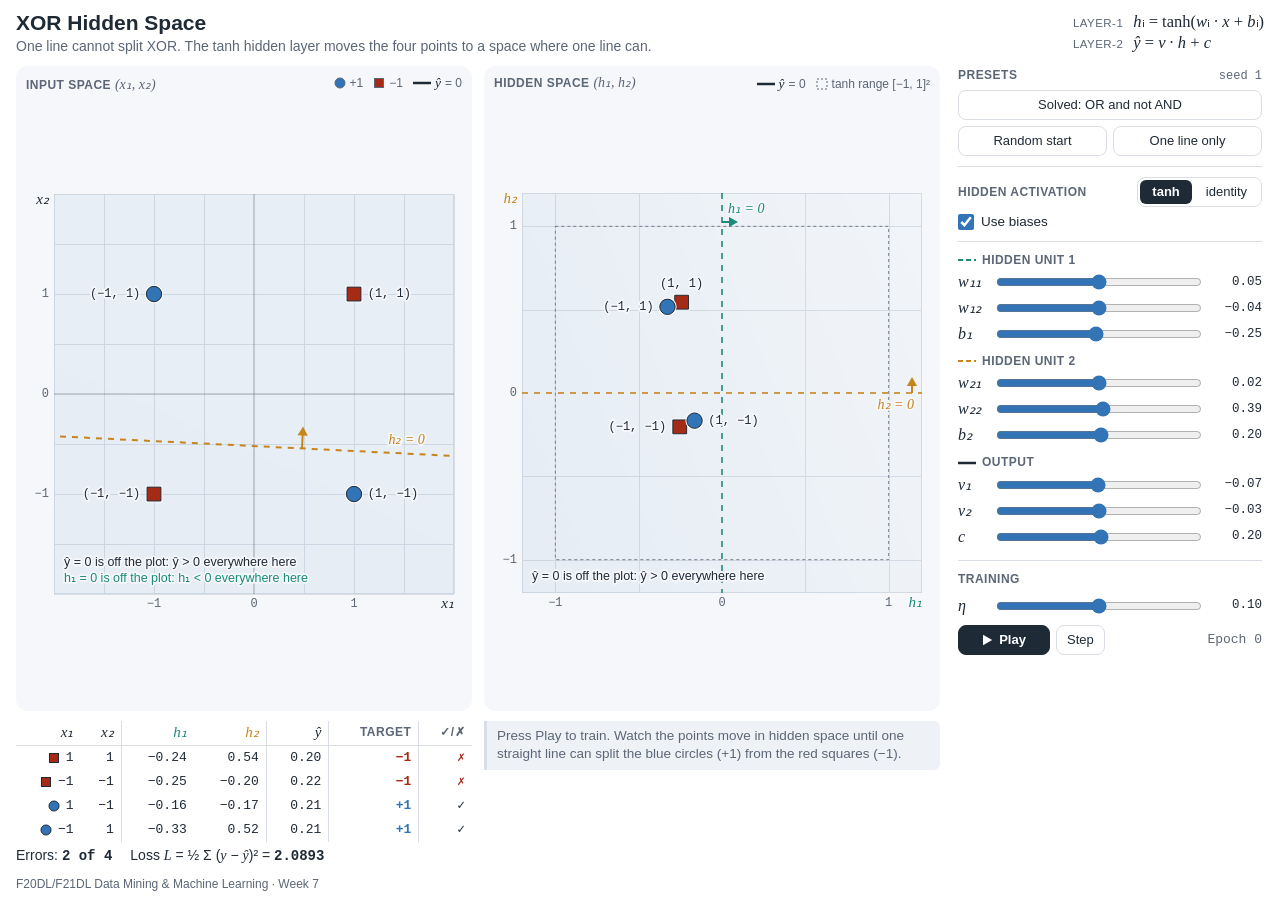
<file: demos/xor-hidden-layer.html>
<!doctype html>
<html lang="en">
<head>
<meta charset="utf-8">
<meta name="viewport" content="width=device-width, initial-scale=1, viewport-fit=cover">
<title>XOR Hidden Space</title>
<script>
  // Theme before first paint: ?theme=light|dark wins. Otherwise, inside a notebook or slide
  // (an iframe), use light to match the white page; opened on its own, follow the system theme.
  (function () {
    try {
      var t = new URLSearchParams(location.search).get('theme');
      if (t !== 'light' && t !== 'dark') {
        var framed = true;
        try { framed = window.self !== window.top; } catch (e) { /* cross-origin: treat as framed */ }
        t = framed ? 'light' : null;
      }
      if (t) document.documentElement.dataset.theme = t;
    } catch (e) { /* ignore */ }
  })();
</script>
<script>if (location.hash === '#deck') document.documentElement.classList.add('in-deck');</script>
<style>
:root {
  --bg: #ffffff; --panel: #f5f7fa; --fg: #1f2a37; --muted: #5b6676; --line: #d9dee6;
  --pos: #3274b5;   /* positive class (+1) and positive weights: HWU blue used on the slides */
  --neg: #a62b17;   /* negative class (-1) and negative weights: the slides' red */
  --unit1: #1b8a7a; --unit2: #c7841a;  /* hidden unit 1 / 2 lines (XOR demo) */
  --ink-btn: #1f2a37; --ink-btn-fg: #ffffff; --focus: #3274b5;
  --note-bg: #eef2f7;
  --font-ui: -apple-system, BlinkMacSystemFont, "Segoe UI", Roboto, "Helvetica Neue", Arial, sans-serif;
  --font-num: ui-monospace, "SF Mono", Menlo, Consolas, "Liberation Mono", monospace;
  --font-math: "Cambria Math", "STIX Two Math", "Times New Roman", Times, serif;
}
@media (prefers-color-scheme: dark) { :root:not([data-theme="light"]) {
  --bg: #12161c; --panel: #1a2029; --fg: #e6eaf0; --muted: #9aa5b4; --line: #2c3440;
  --pos: #6fa8e0; --neg: #e07a62; --unit1: #3fc1ae; --unit2: #e3a845;
  --ink-btn: #e6eaf0; --ink-btn-fg: #12161c; --focus: #6fa8e0; --note-bg: #1f2631; color-scheme: dark } }
:root[data-theme="dark"] {
  --bg: #12161c; --panel: #1a2029; --fg: #e6eaf0; --muted: #9aa5b4; --line: #2c3440;
  --pos: #6fa8e0; --neg: #e07a62; --unit1: #3fc1ae; --unit2: #e3a845;
  --ink-btn: #e6eaf0; --ink-btn-fg: #12161c; --focus: #6fa8e0; --note-bg: #1f2631; color-scheme: dark }

*, *::before, *::after { box-sizing: border-box; }
[hidden] { display: none !important; }
html, body { margin: 0; }
body { background: var(--bg); color: var(--fg); font-family: var(--font-ui); font-size: 14px; line-height: 1.35;
  -webkit-text-size-adjust: 100%; }
:focus-visible { outline: 2px solid var(--focus); outline-offset: 2px; }

.app {
  display: grid; grid-template-rows: auto minmax(0, 1fr) auto; gap: 10px;
  height: 100vh; height: 100dvh;
  padding-block: 10px 8px;
  padding-left: max(16px, env(safe-area-inset-left, 0px));
  padding-right: max(16px, env(safe-area-inset-right, 0px));
}

/* Header */
.hdr { display: flex; align-items: center; justify-content: space-between; gap: 8px 20px; flex-wrap: wrap; }
h1 { font-size: 21px; font-weight: 650; margin: 0; line-height: 1.2; }
.sub { margin: 2px 0 0; color: var(--muted); font-size: 14px; }
.formula { display: grid; grid-template-columns: auto auto; column-gap: 10px; row-gap: 0; align-items: baseline;
  font-family: var(--font-math); font-size: 16.5px; line-height: 1.25; white-space: nowrap; }
.formula .lyr { font-family: var(--font-ui); font-size: 11.5px; text-transform: uppercase; letter-spacing: .04em; color: var(--muted); }
.formula i, .m { font-family: var(--font-math); font-style: italic; }

/* Main grid */
.main { display: grid; grid-template-columns: minmax(0, 1fr) 308px; gap: 16px; min-height: 0; }
.plots { display: grid; grid-template-rows: minmax(0, 1fr) auto; gap: 10px; min-height: 0; min-width: 0; }
.plot-pair { display: grid; grid-template-columns: minmax(0, 1fr) minmax(0, 1fr); gap: 12px; min-height: 0; }
.card { display: flex; flex-direction: column; gap: 4px; margin: 0; background: var(--panel); border-radius: 12px;
  padding: 8px 10px 6px; min-height: 0; min-width: 0; }
.card-head { display: flex; align-items: baseline; justify-content: space-between; gap: 4px 10px; flex-wrap: wrap; }
.lbl { font-size: 12px; text-transform: uppercase; letter-spacing: .04em; color: var(--muted); font-weight: 600; }
.lbl .m { text-transform: none; letter-spacing: 0; font-size: 14px; font-weight: 400; }
.legend { display: flex; flex-wrap: wrap; gap: 2px 10px; font-size: 12px; color: var(--muted); align-items: center; }
.legend span { display: inline-flex; align-items: center; gap: 4px; white-space: nowrap; }
.legend svg { display: block; overflow: visible; }
.legend .m { font-size: 13.5px; color: var(--fg); }
.cv-wrap { position: relative; flex: 1 1 auto; min-height: 0; }
.cv-wrap canvas { position: absolute; inset: 0; width: 100%; height: 100%; display: block; touch-action: pan-y; }

/* Table + status */
.below { display: grid; grid-template-columns: minmax(0, 1fr) minmax(0, 1fr); gap: 12px; align-items: start; }
.tbl-wrap { display: flex; flex-direction: column; gap: 4px; min-width: 0; }
table { border-collapse: collapse; width: 100%; font-family: var(--font-num); font-variant-numeric: tabular-nums; font-size: 13px; }
th { font-family: var(--font-math); font-style: italic; font-weight: 400; font-size: 15px; color: var(--fg);
  text-align: right; padding: 1px 7px 3px; border-bottom: 1px solid var(--line); }
th.word { font-family: var(--font-ui); font-style: normal; font-size: 12px; text-transform: uppercase; letter-spacing: .04em; color: var(--muted); font-weight: 600; }
th.u1 { color: var(--unit1); } th.u2 { color: var(--unit2); }
td { text-align: right; padding: 2px 7px; height: 24px; white-space: nowrap; }
.gs { border-left: 1px solid var(--line); }
.pt { display: inline-flex; align-items: center; gap: 6px; vertical-align: middle; }
.pt svg { flex: none; }
tbody tr { cursor: default; }
tbody tr.hl td { background: var(--note-bg); }
.pos { color: var(--pos); font-weight: 600; } .neg { color: var(--neg); font-weight: 600; }
.ok { color: var(--fg); } .bad { color: var(--neg); font-weight: 700; }
.summary { display: flex; flex-wrap: wrap; gap: 4px 18px; align-items: baseline; font-size: 14px; }
.summary .num { font-family: var(--font-num); font-variant-numeric: tabular-nums; font-weight: 600; }
.status { display: flex; flex-direction: column; gap: 6px; min-width: 0; font-size: 13.5px; }
.note { margin: 0; padding: 6px 10px; background: var(--note-bg); border-left: 3px solid var(--muted); border-radius: 0 6px 6px 0; }
.note.hint { border-left-color: var(--line); color: var(--muted); }
.note[hidden] { display: none; }

/* Controls */
.controls { display: flex; flex-direction: column; gap: 10px; min-height: 0; overflow-y: auto; overflow-x: hidden; padding: 1px 2px 2px; }
.sec { display: flex; flex-direction: column; gap: 6px; }
.sec + .sec { border-top: 1px solid var(--line); padding-top: 10px; }
.sec-head { display: flex; justify-content: space-between; align-items: baseline; gap: 8px; }
.sec-head .aside { font-size: 12px; color: var(--muted); font-family: var(--font-num); }
.btn-row { display: flex; gap: 6px; }
.btn-row > button { flex: 1 1 0; }
button { font: inherit; font-size: 13px; height: 30px; padding: 0 10px; border-radius: 8px; cursor: pointer;
  border: 1px solid var(--line); background: transparent; color: var(--fg); white-space: nowrap; }
button:hover { border-color: var(--muted); }
button.primary { background: var(--ink-btn); color: var(--ink-btn-fg); border-color: var(--ink-btn); font-weight: 600;
  display: inline-flex; align-items: center; justify-content: center; gap: 6px; min-width: 92px; }
button.primary svg { fill: currentColor; }
.row { display: flex; align-items: center; justify-content: space-between; gap: 8px; min-height: 28px; }
.seg { display: inline-flex; border: 1px solid var(--line); border-radius: 8px; padding: 2px; gap: 2px; }
.seg input { position: absolute; opacity: 0; width: 1px; height: 1px; margin: 0; pointer-events: none; }
.seg label { font-size: 13px; padding: 3px 12px; border-radius: 6px; cursor: pointer; user-select: none; }
.seg input:checked + label { background: var(--ink-btn); color: var(--ink-btn-fg); font-weight: 600; }
.seg input:focus-visible + label { outline: 2px solid var(--focus); outline-offset: 1px; }
.check { display: inline-flex; align-items: center; gap: 7px; font-size: 13.5px; cursor: pointer; }
.check input { accent-color: var(--pos); width: 16px; height: 16px; margin: 0; }
.group { display: flex; flex-direction: column; }
.ghead { display: flex; align-items: center; gap: 6px; margin-bottom: 1px; }
.srow { display: grid; grid-template-columns: 30px minmax(0, 1fr) 52px; align-items: center; column-gap: 8px; height: 26px; }
.srow label { font-family: var(--font-math); font-style: italic; font-size: 16px; line-height: 1; }
.srow output, .val { font-family: var(--font-num); font-variant-numeric: tabular-nums; font-size: 12.5px; text-align: right; }
.srow.off { opacity: .45; }
input[type=range] { width: 100%; margin: 0; accent-color: var(--pos); height: 18px; cursor: pointer; }
input[type=range]:disabled { cursor: not-allowed; }
.epoch { font-family: var(--font-num); font-variant-numeric: tabular-nums; font-size: 13px; color: var(--muted); white-space: nowrap; }

footer { font-size: 12px; color: var(--muted); }
html.in-deck footer { display: none; } /* the slides already carry a footer */

/* Phone / narrow */
@media (max-width: 899px) {
  .app { display: flex; flex-direction: column; height: auto; min-height: 100vh; gap: 14px; padding-block: 12px 14px; }
  .main { display: flex; flex-direction: column; gap: 16px; }
  .plots { display: flex; flex-direction: column; gap: 14px; }
  .plot-pair { grid-template-columns: minmax(0, 1fr); gap: 14px; }
  .cv-wrap { flex: none; aspect-ratio: 1 / 1; width: 100%; }
  .below { grid-template-columns: minmax(0, 1fr); }
  .controls { overflow: visible; }
  td, th { padding-left: 4px; padding-right: 4px; }
  table { font-size: 12.5px; }
}
</style>
</head>
<body>
<div class="app">
  <header class="hdr">
    <div>
      <h1>XOR Hidden Space</h1>
      <p class="sub">One line cannot split XOR. The tanh hidden layer moves the four points to a space where one line can.</p>
    </div>
    <div class="formula" id="formula" aria-label="Network equations"></div>
  </header>

  <main class="main">
    <section class="plots" aria-label="Plots">
      <div class="plot-pair">
        <figure class="card">
          <figcaption class="card-head">
            <span class="lbl">Input space <span class="m">(x₁, x₂)</span></span>
            <span class="legend" aria-hidden="true">
              <span><svg width="12" height="12" viewBox="0 0 12 12"><circle cx="6" cy="6" r="5" style="fill:var(--pos)" stroke="currentColor" stroke-width="1"/></svg>+1</span>
              <span><svg width="12" height="12" viewBox="0 0 12 12"><rect x="1.5" y="1.5" width="9" height="9" style="fill:var(--neg)" stroke="currentColor" stroke-width="1"/></svg>−1</span>
              <span><svg width="18" height="6" viewBox="0 0 18 6"><line x1="0" y1="3" x2="18" y2="3" style="stroke:var(--fg)" stroke-width="2.5"/></svg><span class="m">ŷ</span> = 0</span>
            </span>
          </figcaption>
          <div class="cv-wrap"><canvas id="cvIn" role="img" aria-label="Input space plot"></canvas></div>
        </figure>
        <figure class="card">
          <figcaption class="card-head">
            <span class="lbl">Hidden space <span class="m">(h₁, h₂)</span></span>
            <span class="legend" aria-hidden="true">
              <span><svg width="18" height="6" viewBox="0 0 18 6"><line x1="0" y1="3" x2="18" y2="3" style="stroke:var(--fg)" stroke-width="2.5"/></svg><span class="m">ŷ</span> = 0</span>
              <span id="legTanh"><svg width="12" height="12" viewBox="0 0 12 12"><rect x="1" y="1" width="10" height="10" fill="none" style="stroke:var(--muted)" stroke-width="1" stroke-dasharray="2 2"/></svg>tanh range [−1, 1]²</span>
            </span>
          </figcaption>
          <div class="cv-wrap"><canvas id="cvHid" role="img" aria-label="Hidden space plot"></canvas></div>
        </figure>
      </div>

      <div class="below">
        <div class="tbl-wrap">
          <table id="tbl" aria-label="Forward pass for each input">
            <thead>
              <tr>
                <th>x₁</th><th>x₂</th>
                <th class="gs u1">h₁</th><th class="u2">h₂</th>
                <th class="gs">ŷ</th>
                <th class="gs word">target</th>
                <th class="gs word">✓/✗</th>
              </tr>
            </thead>
            <tbody id="tbody"></tbody>
          </table>
          <div class="summary">
            <span>Errors: <span class="num" id="errTxt">0 of 4</span></span>
            <span>Loss <span class="m">L</span> = ½ Σ (<span class="m">y</span> − <span class="m">ŷ</span>)² = <span class="num" id="lossTxt">0</span></span>
          </div>
        </div>
        <div class="status" aria-live="polite">
          <p class="note" id="noteBias" hidden>Without biases, tanh(−<span class="m">a</span>) = −tanh(<span class="m">a</span>), so (1,1) and (−1,−1) land on opposite sides of any output line through the origin. One of them is always wrong.</p>
          <p class="note" id="noteAct" hidden>With a linear hidden layer, hidden space is just a stretched copy of input space, so XOR stays unsolvable.</p>
          <p class="note" id="noteOne" hidden>Unit 2 is switched off, so the output depends on one line only: 3 of 4 correct at best. Training cannot revive it, because every unit-2 gradient contains <span class="m">v₂</span> = 0 or <span class="m">h₂</span> = 0.</p>
          <p class="note hint" id="hint"></p>
        </div>
      </div>
    </section>

    <aside class="controls" aria-label="Controls">
      <div class="sec">
        <div class="sec-head"><span class="lbl" id="presetLbl">Presets</span><span class="aside" id="seedTxt"></span></div>
        <button type="button" id="btnSolved" title="h₁ ≈ OR(x₁, x₂), h₂ ≈ AND(x₁, x₂), ŷ = h₁ − h₂ − 1">Solved: OR and not AND</button>
        <div class="btn-row">
          <button type="button" id="btnRandom">Random start</button>
          <button type="button" id="btnOne">One line only</button>
        </div>
      </div>

      <div class="sec">
        <div class="row">
          <span class="lbl" id="actLbl">Hidden activation</span>
          <div class="seg" role="radiogroup" aria-labelledby="actLbl">
            <input type="radio" name="act" id="actTanh" value="tanh" checked><label for="actTanh">tanh</label>
            <input type="radio" name="act" id="actId" value="identity"><label for="actId">identity</label>
          </div>
        </div>
        <label class="check" for="useBias"><input type="checkbox" id="useBias" checked> Use biases</label>
      </div>

      <div class="sec" id="sliders"></div>

      <div class="sec">
        <span class="lbl">Training</span>
        <div class="srow">
          <label for="eta">η</label>
          <input type="range" id="eta" min="0" max="100" step="1" value="50" aria-describedby="etaVal">
          <output id="etaVal" for="eta">0.100</output>
        </div>
        <div class="row">
          <div class="btn-row">
            <button type="button" class="primary" id="btnPlay" aria-pressed="false"></button>
            <button type="button" id="btnStep">Step</button>
          </div>
          <span class="epoch" id="epochTxt">Epoch 0</span>
        </div>
      </div>
    </aside>
  </main>

  <footer>F20DL/F21DL Data Mining &amp; Machine Learning · Week 7</footer>
</div>

<script>
(() => {
'use strict';

/* ================= Model (pure functions) ================= */
// XOR in the lecture's ±1 encoding (slide table).
const X = [[1, 1], [-1, -1], [1, -1], [-1, 1]];
const Y = [-1, -1, 1, 1];
const KEYS = ['w11', 'w12', 'b1', 'w21', 'w22', 'b2', 'v1', 'v2', 'c'];
const BIAS_KEYS = ['b1', 'b2', 'c'];
// Parameters are clamped to ±PMAX after every gradient step. This is only so the
// ±10 sliders can always show the current value; it is not part of backprop itself.
const PMAX = 10;
const INIT_SCALE = 0.5;   // "small random weights": uniform in [-0.5, 0.5]
const DEFAULT_SEED = 1;   // verified: trains to 0 errors at epoch 134 with eta = 0.1
const DEFAULT_ETA = 0.1;

const clampP = v => Math.max(-PMAX, Math.min(PMAX, v));
const actF = (a, act) => (act === 'identity' ? a : Math.tanh(a));

function forward(p, x, act = 'tanh') {
  const a1 = p.w11 * x[0] + p.w12 * x[1] + p.b1;
  const a2 = p.w21 * x[0] + p.w22 * x[1] + p.b2;
  const h1 = actF(a1, act), h2 = actF(a2, act);
  return { a1, a2, h1, h2, yhat: p.v1 * h1 + p.v2 * h2 + p.c };
}
function loss(p, act = 'tanh') {
  let L = 0;
  for (let n = 0; n < 4; n++) { const e = Y[n] - forward(p, X[n], act).yhat; L += 0.5 * e * e; }
  return L;
}
function errors(p, act = 'tanh') {
  let k = 0;
  for (let n = 0; n < 4; n++) if (Math.sign(forward(p, X[n], act).yhat) !== Y[n]) k++;
  return k;
}
// Backprop exactly as on the slides, extended with biases:
// e = y - ŷ; dL/dv = -Σ e h; dL/dc = -Σ e; dL/dw_i = -Σ e v_i (1 - h_i²) x; dL/db_i = -Σ e v_i (1 - h_i²)
function grad(p, act = 'tanh') {
  const g = {}; for (const k of KEYS) g[k] = 0;
  for (let n = 0; n < 4; n++) {
    const x = X[n], o = forward(p, x, act), e = Y[n] - o.yhat;
    g.v1 -= e * o.h1; g.v2 -= e * o.h2; g.c -= e;
    const d1 = act === 'identity' ? 1 : 1 - o.h1 * o.h1;
    const d2 = act === 'identity' ? 1 : 1 - o.h2 * o.h2;
    const s1 = e * p.v1 * d1, s2 = e * p.v2 * d2;
    g.w11 -= s1 * x[0]; g.w12 -= s1 * x[1]; g.b1 -= s1;
    g.w21 -= s2 * x[0]; g.w22 -= s2 * x[1]; g.b2 -= s2;
  }
  return g;
}
// One epoch of full-batch gradient descent: θ ← θ − η ∂L/∂θ (all gradients computed first).
function gdStep(p, eta, useBias, act) {
  const g = grad(p, act);
  for (const k of KEYS) {
    if (!useBias && BIAS_KEYS.includes(k)) { p[k] = 0; continue; }
    p[k] = clampP(p[k] - eta * g[k]);
  }
  return p;
}
function withBiasRule(p, useBias) {
  const q = { ...p };
  if (!useBias) for (const k of BIAS_KEYS) q[k] = 0;
  return q;
}
function trainFrom(params, eta, epochs, opts = {}) {
  const useBias = opts.useBias !== false, act = opts.act || 'tanh';
  const p = withBiasRule(params, useBias);
  for (let t = 0; t < epochs; t++) gdStep(p, eta, useBias, act);
  return p;
}
function mulberry32(a) {
  return function () {
    a |= 0; a = (a + 0x6D2B79F5) | 0;
    let t = Math.imul(a ^ (a >>> 15), 1 | a);
    t = (t + Math.imul(t ^ (t >>> 7), 61 | t)) ^ t;
    return ((t ^ (t >>> 14)) >>> 0) / 4294967296;
  };
}
function randomParams(seed) {
  const r = mulberry32((seed * 2654435761) >>> 0);
  const p = {};
  for (const k of KEYS) p[k] = (2 * r() - 1) * INIT_SCALE;
  return p;
}
function solvedPreset() {
  // h1 = tanh(5x1 + 5x2 + 5) ≈ OR,  h2 = tanh(5x1 + 5x2 − 5) ≈ AND,  ŷ = h1 − h2 − 1
  return { w11: 5, w12: 5, b1: 5, w21: 5, w22: 5, b2: -5, v1: 1, v2: -1, c: -1 };
}
function oneLinePreset() {
  // A single tanh unit: h1 = tanh(3x1 − 3x2 − 3), ŷ = h1. Unit 2 and v2 are zero. 3 of 4 correct.
  return { w11: 3, w12: -3, b1: -3, w21: 0, w22: 0, b2: 0, v1: 1, v2: 0, c: 0 };
}

/* ================= State ================= */
const qs = new URLSearchParams(location.search);
const seed0 = Math.max(1, parseInt(qs.get('seed') || DEFAULT_SEED, 10) || DEFAULT_SEED);
const S = {
  p: randomParams(seed0), useBias: true, act: 'tanh', eta: DEFAULT_ETA,
  playing: false, epoch: 0, solvedAt: null, seed: seed0, source: 'random', edited: false, hover: -1,
};
const EPOCHS_PER_SEC = 40;
const TRAIL_MS = 900;

/* ================= DOM helpers ================= */
const $ = id => document.getElementById(id);
const MINUS = '−';
function fmt(v, d) {
  const s = Math.abs(v).toFixed(d);
  return (v < 0 && +s !== 0 ? MINUS : '') + s;
}
const reduceMotion = () => window.matchMedia && window.matchMedia('(prefers-reduced-motion: reduce)').matches;

/* ================= Colours (read from CSS tokens) ================= */
const C = {};
const probe = document.createElement('canvas').getContext('2d');
function normColor(str) { probe.fillStyle = '#000000'; probe.fillStyle = (str || '').trim() || '#000000'; return probe.fillStyle; }
function toRGB(s) {
  if (s[0] === '#') return [parseInt(s.slice(1, 3), 16), parseInt(s.slice(3, 5), 16), parseInt(s.slice(5, 7), 16)];
  const m = s.match(/[\d.]+/g) || [0, 0, 0]; return [+m[0], +m[1], +m[2]];
}
function rgba(rgb, a) { return `rgba(${rgb[0]},${rgb[1]},${rgb[2]},${a})`; }
function readColors() {
  const cs = getComputedStyle(document.documentElement);
  for (const k of ['bg', 'panel', 'fg', 'muted', 'line', 'pos', 'neg', 'unit1', 'unit2']) {
    C[k] = normColor(cs.getPropertyValue('--' + k)); C[k + 'RGB'] = toRGB(C[k]);
  }
  C.fontNum = cs.getPropertyValue('--font-num').trim() || 'monospace';
  C.fontMath = cs.getPropertyValue('--font-math').trim() || 'serif';
  C.fontUI = cs.getPropertyValue('--font-ui').trim() || 'sans-serif';
  C.dark = (C.bgRGB[0] + C.bgRGB[1] + C.bgRGB[2]) < 300;
}

/* ================= Sliders (built from config, stable ids) ================= */
const GROUPS = [
  { title: 'Hidden unit 1', tok: '--unit1', dash: true, keys: [['w11', 'w₁₁'], ['w12', 'w₁₂'], ['b1', 'b₁']] },
  { title: 'Hidden unit 2', tok: '--unit2', dash: true, keys: [['w21', 'w₂₁'], ['w22', 'w₂₂'], ['b2', 'b₂']] },
  { title: 'Output', tok: '--fg', dash: false, keys: [['v1', 'v₁'], ['v2', 'v₂'], ['c', 'c']] },
];
const sl = {};
(function buildSliders() {
  const host = $('sliders');
  for (const gr of GROUPS) {
    const g = document.createElement('div'); g.className = 'group';
    const head = document.createElement('div'); head.className = 'ghead';
    head.innerHTML = `<svg width="18" height="6" viewBox="0 0 18 6" aria-hidden="true"><line x1="0" y1="3" x2="18" y2="3" style="stroke:var(${gr.tok})" stroke-width="${gr.dash ? 2 : 2.5}" ${gr.dash ? 'stroke-dasharray="5 3"' : ''}/></svg><span class="lbl">${gr.title}</span>`;
    g.appendChild(head);
    for (const [k, sym] of gr.keys) {
      const row = document.createElement('div'); row.className = 'srow';
      row.innerHTML = `<label for="s-${k}">${sym}</label><input type="range" id="s-${k}" min="-10" max="10" step="0.1" value="0"><output id="v-${k}" for="s-${k}">0.00</output>`;
      g.appendChild(row);
      const inp = row.querySelector('input'), out = row.querySelector('output');
      sl[k] = { inp, out, row };
      inp.addEventListener('input', () => {
        cancelTween(true);
        if (S.playing) setPlaying(false);
        S.p[k] = +inp.value; S.edited = true;
        requestDraw();
      });
    }
    host.appendChild(g);
  }
})();

/* ================= Canvas plumbing ================= */
function makePlot(id) {
  const cv = $(id);
  return { cv, ctx: cv.getContext('2d'), w: 0, h: 0, dpr: 1, g: null, off: document.createElement('canvas'), pts: [], ariaLast: '' };
}
const IN = makePlot('cvIn'), HID = makePlot('cvHid');
const byWrap = new Map([[IN.cv.parentElement, IN], [HID.cv.parentElement, HID]]);
const ro = new ResizeObserver(entries => {
  for (const e of entries) {
    const st = byWrap.get(e.target); if (!st) continue;
    const r = e.contentRect; st.w = r.width; st.h = r.height; st.dpr = window.devicePixelRatio || 1;
    st.cv.width = Math.max(1, Math.round(r.width * st.dpr));
    st.cv.height = Math.max(1, Math.round(r.height * st.dpr));
  }
  draw();
});
for (const w of byWrap.keys()) ro.observe(w);

function geom(w, h, lo, hi) {
  const ml = 28, mr = 8, mt = 6, mb = 22;
  const size = Math.max(40, Math.min(w - ml - mr, h - mt - mb));
  const x0 = ml + Math.max(0, (w - ml - mr - size) / 2);
  const y0 = mt + Math.max(0, (h - mt - mb - size) / 2);
  const k = size / (hi - lo);
  return { x0, y0, size, lo, hi, k,
    sx: v => x0 + (v - lo) * k, sy: v => y0 + (hi - v) * k,
    ix: px => lo + (px - x0) / k, iy: py => hi - (py - y0) / k };
}

const HEAT_N = 120;
const ALPHA_MAX = 0.32;
function heatmap(st, g, fn, alphaMax = ALPHA_MAX) {
  const N = HEAT_N, off = st.off;
  if (off.width !== N) { off.width = N; off.height = N; }
  const octx = off.getContext('2d');
  const img = octx.createImageData(N, N), d = img.data;
  const P = C.posRGB, Q = C.negRGB, span = g.hi - g.lo;
  for (let j = 0; j < N; j++) {
    const yv = g.hi - (j + 0.5) / N * span;
    for (let i = 0; i < N; i++) {
      const xv = g.lo + (i + 0.5) / N * span;
      const v = fn(xv, yv);
      const col = v >= 0 ? P : Q;
      const a = alphaMax * Math.min(Math.abs(v), 1);
      const o = (j * N + i) * 4;
      d[o] = col[0]; d[o + 1] = col[1]; d[o + 2] = col[2]; d[o + 3] = Math.round(a * 255);
    }
  }
  octx.putImageData(img, 0, 0);
  const ctx = st.ctx;
  ctx.save(); ctx.imageSmoothingEnabled = true;
  ctx.drawImage(off, g.x0, g.y0, g.size, g.size);
  ctx.restore();
}

// Marching squares for the ŷ = 0 curve in input space.
function contour(ctx, g, fn, G) {
  const span = g.hi - g.lo, h = span / G;
  const vals = new Float64Array((G + 1) * (G + 1));
  for (let j = 0; j <= G; j++) for (let i = 0; i <= G; i++) vals[j * (G + 1) + i] = fn(g.lo + i * h, g.lo + j * h);
  const V = (i, j) => vals[j * (G + 1) + i];
  let nSeg = 0;
  ctx.beginPath();
  const lerp = (x0, y0, v0, x1, y1, v1) => { const t = v0 / (v0 - v1); return [x0 + (x1 - x0) * t, y0 + (y1 - y0) * t]; };
  for (let j = 0; j < G; j++) {
    for (let i = 0; i < G; i++) {
      const xa = g.lo + i * h, xb = xa + h, ya = g.lo + j * h, yb = ya + h;
      const a = V(i, j), b = V(i + 1, j), c = V(i + 1, j + 1), d = V(i, j + 1); // a: (xa,ya) b: (xb,ya) c: (xb,yb) d: (xa,yb)
      const pa = a > 0, pb = b > 0, pc = c > 0, pd = d > 0;
      if (pa === pb && pb === pc && pc === pd) continue;
      const E = {};
      if (pa !== pb) E.bot = lerp(xa, ya, a, xb, ya, b);
      if (pb !== pc) E.rig = lerp(xb, ya, b, xb, yb, c);
      if (pc !== pd) E.top = lerp(xb, yb, c, xa, yb, d);
      if (pd !== pa) E.lef = lerp(xa, yb, d, xa, ya, a);
      const seg = (P, Q) => { nSeg++; ctx.moveTo(g.sx(P[0]), g.sy(P[1])); ctx.lineTo(g.sx(Q[0]), g.sy(Q[1])); };
      const ks = Object.keys(E);
      if (ks.length === 2) seg(E[ks[0]], E[ks[1]]);
      else if (ks.length === 4) {
        const centre = fn((xa + xb) / 2, (ya + yb) / 2) > 0;
        if (centre === pa) { seg(E.bot, E.rig); seg(E.top, E.lef); } else { seg(E.lef, E.bot); seg(E.rig, E.top); }
      }
    }
  }
  ctx.stroke();
  return nSeg;
}

function clipLine(wa, wb, b, lo, hi) {
  // Points (x, y) in [lo, hi]² with wa x + wb y + b = 0.
  const pts = [], eps = 1e-12;
  if (Math.abs(wb) > eps) for (const x of [lo, hi]) { const y = -(wa * x + b) / wb; if (y >= lo - 1e-9 && y <= hi + 1e-9) pts.push([x, y]); }
  if (Math.abs(wa) > eps) for (const y of [lo, hi]) { const x = -(wb * y + b) / wa; if (x >= lo - 1e-9 && x <= hi + 1e-9) pts.push([x, y]); }
  if (pts.length < 2) return null;
  let best = null, bd = -1;
  for (let i = 0; i < pts.length; i++) for (let j = i + 1; j < pts.length; j++) {
    const dd = (pts[i][0] - pts[j][0]) ** 2 + (pts[i][1] - pts[j][1]) ** 2;
    if (dd > bd) { bd = dd; best = [pts[i], pts[j]]; }
  }
  return bd > 1e-10 ? best : null;
}

function drawGrid(ctx, g, step, ticks, names) {
  const { x0, y0, size } = g;
  ctx.save();
  ctx.lineWidth = 1; ctx.strokeStyle = C.line;
  ctx.beginPath();
  const n0 = Math.ceil(g.lo / step - 1e-9), n1 = Math.floor(g.hi / step + 1e-9);
  for (let n = n0; n <= n1; n++) {
    const v = n * step; if (Math.abs(v) < 1e-9) continue;
    const px = Math.round(g.sx(v)) + 0.5, py = Math.round(g.sy(v)) + 0.5;
    ctx.moveTo(px, y0); ctx.lineTo(px, y0 + size);
    ctx.moveTo(x0, py); ctx.lineTo(x0 + size, py);
  }
  ctx.stroke();
  ctx.strokeRect(Math.round(x0) + 0.5, Math.round(y0) + 0.5, Math.round(size) - 1, Math.round(size) - 1);
  // tick labels
  ctx.fillStyle = C.muted; ctx.font = `12px ${C.fontNum}`;
  ctx.textAlign = 'center'; ctx.textBaseline = 'top';
  for (const t of ticks) ctx.fillText(fmt(t, Number.isInteger(t) ? 0 : 1), g.sx(t), y0 + size + 4);
  ctx.textAlign = 'right'; ctx.textBaseline = 'middle';
  for (const t of ticks) ctx.fillText(fmt(t, Number.isInteger(t) ? 0 : 1), x0 - 5, g.sy(t));
  // axis names at the ends
  ctx.font = `italic 15px ${C.fontMath}`;
  ctx.textAlign = 'right'; ctx.textBaseline = 'top';
  ctx.fillStyle = names[2] || C.fg; ctx.fillText(names[0], x0 + size, y0 + size + 3);
  ctx.textAlign = 'right'; ctx.textBaseline = 'top';
  ctx.fillStyle = names[3] || C.fg; ctx.fillText(names[1], x0 - 5, y0 - 1);
  ctx.restore();
}

function haloText(ctx, text, x, y, color) {
  ctx.lineJoin = 'round'; ctx.lineWidth = 3.5; ctx.strokeStyle = C.panel;
  ctx.strokeText(text, x, y); ctx.fillStyle = color; ctx.fillText(text, x, y);
}

function arrow(ctx, x, y, dx, dy, len, color) {
  const L = Math.hypot(dx, dy); if (L < 1e-12) return;
  const ux = dx / L, uy = dy / L, ex = x + ux * len, ey = y + uy * len, hs = 6;
  ctx.save();
  ctx.strokeStyle = color; ctx.fillStyle = color; ctx.lineWidth = 2; ctx.setLineDash([]);
  ctx.beginPath(); ctx.moveTo(x, y); ctx.lineTo(ex - ux * hs * 0.6, ey - uy * hs * 0.6); ctx.stroke();
  ctx.beginPath(); ctx.moveTo(ex, ey);
  ctx.lineTo(ex - ux * hs * 1.5 - uy * hs * 0.85, ey - uy * hs * 1.5 + ux * hs * 0.85);
  ctx.lineTo(ex - ux * hs * 1.5 + uy * hs * 0.85, ey - uy * hs * 1.5 - ux * hs * 0.85);
  ctx.closePath(); ctx.fill();
  ctx.restore();
}

function markerPath(ctx, x, y, cls, r) {
  ctx.beginPath();
  if (cls > 0) ctx.arc(x, y, r, 0, Math.PI * 2);
  else { const s = r * 0.9; ctx.rect(x - s, y - s, 2 * s, 2 * s); }
}
function drawMarker(ctx, x, y, cls, r, hl) {
  ctx.save(); ctx.setLineDash([]);
  if (hl) { ctx.beginPath(); ctx.arc(x, y, r + 6, 0, Math.PI * 2); ctx.lineWidth = 2; ctx.strokeStyle = C.fg; ctx.stroke(); }
  markerPath(ctx, x, y, cls, r + 1.5); ctx.fillStyle = C.bg; ctx.fill();
  markerPath(ctx, x, y, cls, r); ctx.fillStyle = cls > 0 ? C.pos : C.neg; ctx.fill();
  ctx.lineWidth = 1; ctx.strokeStyle = C.fg; ctx.stroke();
  ctx.restore();
}
const ptLabel = n => `(${fmt(X[n][0], 0)}, ${fmt(X[n][1], 0)})`;

// ---- Label placement: score candidate boxes against obstacles and the plot frame ----
const ovl = (A, B) => Math.max(0, Math.min(A.r, B.r) - Math.max(A.l, B.l)) * Math.max(0, Math.min(A.b, B.b) - Math.max(A.t, B.t));
const frameBox = g => ({ l: g.x0 + 2, t: g.y0 + 2, r: g.x0 + g.size - 2, b: g.y0 + g.size - 2 });
const ptBox = (x, y, r) => ({ l: x - r - 2, t: y - r - 2, r: x + r + 2, b: y + r + 2 });
function pickBox(cands, obst, frame, extra) {
  let best = cands[0], bs = Infinity;
  cands.forEach((b, idx) => {
    let s = ((b.r - b.l) * (b.b - b.t) - ovl(b, frame)) * 50 + idx * 2;
    for (const o of obst) s += ovl(b, o) * (o.wt || 8);
    if (extra) s += extra(b);
    if (s < bs) { bs = s; best = b; }
  });
  return best;
}
const boxAt = (cx, cy, w, h) => ({ l: cx - w / 2, t: cy - h / 2, r: cx + w / 2, b: cy + h / 2 });

// Line labels ("h₁ = 0"): candidates are given as centre points in preference order.
function placeLineLabels(ctx, g, specs, obst) {
  ctx.save(); ctx.font = `italic 14px ${C.fontMath}`; ctx.textAlign = 'center'; ctx.textBaseline = 'middle';
  const fr = frameBox(g), placed = [];
  for (const sp of specs) {
    const w = ctx.measureText(sp.text).width + 6, h = 17;
    const box = pickBox(sp.cands.map(([x, y]) => boxAt(x, y, w, h)), obst.concat(placed), fr);
    placed.push({ ...box, wt: 20 });
    haloText(ctx, sp.text, (box.l + box.r) / 2, (box.t + box.b) / 2, sp.col);
  }
  ctx.restore();
  return placed;
}

// Point labels: try 8 positions around each point, avoid other labels, markers, line labels and the frame.
function drawLabels(ctx, g, items, r, extraObst) {
  ctx.save();
  ctx.font = `12px ${C.fontNum}`; ctx.textAlign = 'left'; ctx.textBaseline = 'middle';
  const lh = 14, pad = 2;
  const cx = g.x0 + g.size / 2, cy = g.y0 + g.size / 2;
  const placed = [];
  const obst = items.flatMap(it => it.members.map(m => ptBox(m.x, m.y, r))).concat(extraObst || []);
  const fr = frameBox(g);
  for (const it of items) {
    const w = Math.max(...it.lines.map(s => ctx.measureText(s).width)) + 2 * pad;
    const h = it.lines.length * lh;
    const sx = it.x >= cx ? 1 : -1, sy = it.y >= cy ? 1 : -1;
    const d = r + 4, dd = r * 0.75 + 3;
    const order = [[sx, sy], [sx, 0], [0, sy], [-sx, sy], [sx, -sy], [-sx, 0], [0, -sy], [-sx, -sy]];
    const cands = order.map(([dx, dy]) => {
      const off = dx !== 0 && dy !== 0 ? dd : d;
      const l = dx > 0 ? it.x + off : dx < 0 ? it.x - off - w : it.x - w / 2;
      const t = dy > 0 ? it.y + off : dy < 0 ? it.y - off - h : it.y - h / 2;
      return { l, t, r: l + w, b: t + h };
    });
    const best = pickBox(cands, obst.concat(placed), fr);
    placed.push({ ...best, wt: 20 });
    it.lines.forEach((line, i) => haloText(ctx, line, best.l + pad, best.t + lh * i + lh / 2, C.fg));
  }
  ctx.restore();
}

// Unit lines share one dash pattern; unit 2 is offset by one dash so that if both lines
// coincide (e.g. identical weights) they alternate colours instead of hiding each other.
const UNIT_DASH = [6, 6];
// When a line misses the plotted square, say so in a corner (free of points) instead of leaving students guessing.
function offPlotText(name, wa, wb, b, sgnAtCentre) {
  if (Math.abs(wa) < 1e-9 && Math.abs(wb) < 1e-9 && Math.abs(b) < 1e-9) return `${name} = 0 everywhere`;
  return `${name} = 0 is off the plot: ${name} ${sgnAtCentre >= 0 ? '>' : '<'} 0 everywhere here`;
}
// lineFns: functions of data (x, y) whose zero sets are drawn; a box that straddles one is penalised.
function crossesPenalty(g, lineFns) {
  if (!lineFns || !lineFns.length) return null;
  return b => {
    let pen = 0;
    for (const f of lineFns) {
      let pos = false, neg = false;
      for (let i = 0; i <= 6; i++) for (let j = 0; j <= 2; j++) {
        const v = f(g.ix(b.l + (b.r - b.l) * i / 6), g.iy(b.t + (b.b - b.t) * j / 2));
        if (v > 0) pos = true; else if (v < 0) neg = true;
      }
      if (pos && neg) pen += 4000;
    }
    return pen;
  };
}
function drawOffNotes(ctx, g, notes, obst, lineFns) {
  if (!notes.length) return [];
  ctx.save(); ctx.font = `12.5px ${C.fontUI}`; ctx.textBaseline = 'middle'; ctx.textAlign = 'left';
  const lh = 16, w = Math.max(...notes.map(n => ctx.measureText(n.text).width)) + 8, h = notes.length * lh + 4;
  const L = g.x0 + 6, R = g.x0 + g.size - 6 - w, T = g.y0 + 6, B = g.y0 + g.size - 6 - h;
  const cands = [[L, B], [L, T], [R, B], [R, T]].map(([l, t]) => ({ l, t, r: l + w, b: t + h }));
  const box = pickBox(cands, obst, frameBox(g), crossesPenalty(g, lineFns));
  notes.forEach((n, i) => haloText(ctx, n.text, box.l + 4, box.t + 2 + lh * i + lh / 2, n.col));
  ctx.restore();
  return [{ ...box, wt: 20 }];
}

function dashedLine(ctx, P, Q, color, width, dash, offset) {
  ctx.save(); ctx.strokeStyle = color; ctx.lineWidth = width; ctx.setLineDash(dash || []); ctx.lineDashOffset = offset || 0;
  ctx.beginPath(); ctx.moveTo(P[0], P[1]); ctx.lineTo(Q[0], Q[1]); ctx.stroke(); ctx.restore();
}

function markerRadius(g) { return Math.max(6, Math.min(8.5, g.size / 52)); }

/* ---------- Input space ---------- */
function drawInput() {
  const st = IN, { ctx, w, h, dpr } = st;
  if (!w || !h) return;
  ctx.setTransform(dpr, 0, 0, dpr, 0, 0); ctx.clearRect(0, 0, w, h);
  const g = geom(w, h, -2, 2); st.g = g;
  const p = S.p, act = S.act;
  const fy = (x1, x2) => {
    const a1 = p.w11 * x1 + p.w12 * x2 + p.b1, a2 = p.w21 * x1 + p.w22 * x2 + p.b2;
    return act === 'identity' ? p.v1 * a1 + p.v2 * a2 + p.c : p.v1 * Math.tanh(a1) + p.v2 * Math.tanh(a2) + p.c;
  };
  drawGrid(ctx, g, 0.5, [-1, 0, 1], ['x₁', 'x₂']);
  heatmap(st, g, fy);
  // zero axes
  ctx.save(); ctx.strokeStyle = rgba(toRGB(C.muted), 0.55); ctx.lineWidth = 1;
  ctx.beginPath(); ctx.moveTo(g.sx(0), g.y0); ctx.lineTo(g.sx(0), g.y0 + g.size);
  ctx.moveTo(g.x0, g.sy(0)); ctx.lineTo(g.x0 + g.size, g.sy(0)); ctx.stroke(); ctx.restore();

  // hidden unit lines wᵢ·x + bᵢ = 0, each with an arrow pointing to its positive side (hᵢ > 0)
  const r = markerRadius(g);
  st.pts = X.map(x => [g.sx(x[0]), g.sy(x[1])]);
  const obst = st.pts.map(q => ptBox(q[0], q[1], r));
  const units = [[p.w11, p.w12, p.b1, C.unit1, 'h₁ = 0', 0.38], [p.w21, p.w22, p.b2, C.unit2, 'h₂ = 0', 0.62]];
  const specs = [], notes = [];
  units.forEach(([wa, wb, b, col, text, at], u) => {
    const seg = clipLine(wa, wb, b, g.lo, g.hi);
    if (!seg) { notes.push({ text: offPlotText(text.slice(0, 2), wa, wb, b, b), col }); return; }
    let P = [g.sx(seg[0][0]), g.sy(seg[0][1])], Q = [g.sx(seg[1][0]), g.sy(seg[1][1])];
    // orient P → Q left-to-right (or bottom-to-top) so "at" fractions are stable
    if (Q[0] < P[0] - 1 || (Math.abs(Q[0] - P[0]) <= 1 && Q[1] > P[1])) { const T = P; P = Q; Q = T; }
    dashedLine(ctx, P, Q, col, 2, UNIT_DASH, u * UNIT_DASH[0]);
    const nL = Math.hypot(wa, wb), nx = wa / nL, ny = -wb / nL;   // screen-space unit normal, positive side
    const A = [P[0] + (Q[0] - P[0]) * at, P[1] + (Q[1] - P[1]) * at];
    arrow(ctx, A[0], A[1], nx, ny, 22, col);
    obst.push({ l: Math.min(A[0], A[0] + nx * 22) - 5, t: Math.min(A[1], A[1] + ny * 22) - 5,
                r: Math.max(A[0], A[0] + nx * 22) + 5, b: Math.max(A[1], A[1] + ny * 22) + 5 });
    const at2 = (f, side) => [P[0] + (Q[0] - P[0]) * f + nx * 13 * side, P[1] + (Q[1] - P[1]) * f + ny * 13 * side];
    specs.push({ text, col, cands: [at2(0.88, 1), at2(0.12, 1), at2(0.88, -1), at2(0.12, -1), at2(0.75, 1), at2(0.25, 1), at2(0.75, -1), at2(0.25, -1)] });
  });
  // ŷ = 0 boundary
  ctx.save(); ctx.strokeStyle = C.fg; ctx.lineWidth = 2.5; ctx.lineCap = 'round'; ctx.lineJoin = 'round';
  const nCross = contour(ctx, g, fy, 100); ctx.restore();
  if (!nCross) notes.unshift({ text: `ŷ = 0 is off the plot: ŷ ${fy(0, 0) >= 0 ? '>' : '<'} 0 everywhere here`, col: C.fg });
  // points, then labels (line labels first so point labels avoid them)
  for (let n = 0; n < 4; n++) drawMarker(ctx, st.pts[n][0], st.pts[n][1], Y[n], r, S.hover === n);
  const lineLabels = placeLineLabels(ctx, g, specs, obst);
  const noteBoxes = drawOffNotes(ctx, g, notes, obst.concat(lineLabels), [fy,
    (x1, x2) => p.w11 * x1 + p.w12 * x2 + p.b1, (x1, x2) => p.w21 * x1 + p.w22 * x2 + p.b2]);
  drawLabels(ctx, g, X.map((x, n) => ({ x: st.pts[n][0], y: st.pts[n][1], lines: [ptLabel(n)], members: [{ x: st.pts[n][0], y: st.pts[n][1] }] })), r, lineLabels.concat(noteBoxes));
}

/* ---------- Hidden space ---------- */
const trails = [[], [], [], []];
let lastPos = [null, null, null, null];
function clearTrails() { for (const T of trails) T.length = 0; lastPos = [null, null, null, null]; }
function updateTrails(now) {
  const still = reduceMotion() && !S.playing;   // reduced motion: trails only during user-started training
  for (let n = 0; n < 4; n++) {
    if (still) { trails[n].length = 0; const o = forward(S.p, X[n], S.act); lastPos[n] = [o.h1, o.h2]; continue; }
    const o = forward(S.p, X[n], S.act), T = trails[n], lp = lastPos[n];
    if (lp && Math.abs(lp[0] - o.h1) + Math.abs(lp[1] - o.h2) > 1e-4) {
      if (!T.length) T.push({ h1: lp[0], h2: lp[1], t: now });
      T.push({ h1: o.h1, h2: o.h2, t: now });
    }
    lastPos[n] = [o.h1, o.h2];
    while (T.length && (now - T[0].t > TRAIL_MS || T.length > 240)) T.shift();
  }
}
const trailsLive = () => trails.some(T => T.length > 0);

function niceRange(m) {
  const steps = [1.2, 1.5, 2, 2.5, 3, 4, 5, 6, 8, 10, 12, 15, 20, 25, 30, 40, 50];
  for (const s of steps) if (m <= s) return s;
  return Math.ceil(m / 10) * 10;
}
function hiddenRange(hs) {
  if (S.act === 'tanh') return { R: 1.2, step: 0.5 };
  let m = 0; for (const o of hs) m = Math.max(m, Math.abs(o.h1), Math.abs(o.h2));
  const R = niceRange(m * 1.12);
  const step = R <= 1.5 ? 0.5 : R <= 3 ? 1 : R <= 6 ? 2 : R <= 15 ? 5 : R <= 30 ? 10 : 20;
  return { R, step };
}

function drawHidden(now) {
  const st = HID, { ctx, w, h, dpr } = st;
  if (!w || !h) return;
  ctx.setTransform(dpr, 0, 0, dpr, 0, 0); ctx.clearRect(0, 0, w, h);
  const p = S.p;
  const hs = X.map(x => forward(p, x, S.act));
  const { R, step } = hiddenRange(hs);
  const g = geom(w, h, -R, R); st.g = g;
  const ticks = [];
  const tstep = S.act === 'tanh' ? 1 : step;
  for (let n = Math.ceil(-R / tstep); n <= Math.floor(R / tstep); n++) { const t = n * tstep; if (Math.abs(t) <= R * 0.9) ticks.push(+t.toFixed(6)); }
  drawGrid(ctx, g, step, ticks, ['h₁', 'h₂', C.unit1, C.unit2]);
  heatmap(st, g, (h1, h2) => p.v1 * h1 + p.v2 * h2 + p.c, 0.24);   // half-planes shaded faintly
  // tanh range square
  if (S.act === 'tanh') {
    ctx.save(); ctx.strokeStyle = rgba(toRGB(C.muted), 0.8); ctx.lineWidth = 1; ctx.setLineDash([3, 3]);
    ctx.strokeRect(g.sx(-1), g.sy(1), g.k * 2, g.k * 2); ctx.restore();
  }
  // axes h₁ = 0 (vertical) and h₂ = 0 (horizontal): where the two unit lines land in hidden space
  const ax = g.sx(0), ay = g.sy(0);
  dashedLine(ctx, [ax, g.y0], [ax, g.y0 + g.size], C.unit1, 1.6, UNIT_DASH);
  dashedLine(ctx, [g.x0, ay], [g.x0 + g.size, ay], C.unit2, 1.6, UNIT_DASH);
  // output line v·h + c = 0
  const seg = clipLine(p.v1, p.v2, p.c, g.lo, g.hi);
  if (seg) {
    ctx.save(); ctx.strokeStyle = C.fg; ctx.lineWidth = 2.5; ctx.lineCap = 'round';
    ctx.beginPath(); ctx.moveTo(g.sx(seg[0][0]), g.sy(seg[0][1])); ctx.lineTo(g.sx(seg[1][0]), g.sy(seg[1][1])); ctx.stroke();
    ctx.restore();
  }
  // trails
  ctx.save(); ctx.lineCap = 'round'; ctx.lineWidth = 2.5;
  for (let n = 0; n < 4; n++) {
    const T = trails[n]; if (T.length < 2) continue;
    const rgb = Y[n] > 0 ? C.posRGB : C.negRGB;
    for (let i = 1; i < T.length; i++) {
      const age = (now - T[i].t) / TRAIL_MS;
      const a = 0.5 * Math.max(0, 1 - age);
      if (a <= 0.01) continue;
      ctx.strokeStyle = rgba(rgb, a.toFixed(3));
      ctx.beginPath(); ctx.moveTo(g.sx(T[i - 1].h1), g.sy(T[i - 1].h2)); ctx.lineTo(g.sx(T[i].h1), g.sy(T[i].h2)); ctx.stroke();
    }
  }
  ctx.restore();
  // points (same markers), clustered labels when points overlap
  const r = markerRadius(g);
  st.pts = hs.map(o => [g.sx(o.h1), g.sy(o.h2)]);
  for (let n = 0; n < 4; n++) drawMarker(ctx, st.pts[n][0], st.pts[n][1], Y[n], r, S.hover === n);
  const obst = st.pts.map(q => ptBox(q[0], q[1], r));
  // axis labels + positive-side arrows: pick the end of each axis that is free of points
  ctx.save(); ctx.font = `italic 14px ${C.fontMath}`;
  const tw1 = ctx.measureText('h₁ = 0').width, tw2 = ctx.measureText('h₂ = 0').width;
  ctx.restore();
  const fr = frameBox(g), AL = 16;
  const v1 = [g.y0 + 16, g.y0 + g.size - 18, g.y0 + g.size * 0.25, g.y0 + g.size * 0.75]
    .map(y => ({ l: ax - 2, t: y - 9, r: ax + Math.max(tw1, AL) + 10, b: y + 21, y }));
  const b1 = pickBox(v1, obst, fr);
  const h2 = [g.x0 + g.size - tw2 / 2 - 8, g.x0 + tw2 / 2 + 8, g.x0 + g.size * 0.75, g.x0 + g.size * 0.25]
    .map(x => ({ l: x - tw2 / 2 - 4, t: ay - AL - 4, r: x + tw2 / 2 + 4, b: ay + 22, x }));
  const b2 = pickBox(h2, obst.concat([b1]), fr);
  ctx.save(); ctx.font = `italic 14px ${C.fontMath}`; ctx.textBaseline = 'middle';
  ctx.textAlign = 'left'; haloText(ctx, 'h₁ = 0', ax + 6, b1.y, C.unit1);
  arrow(ctx, ax, b1.y + 13, 1, 0, AL, C.unit1);
  ctx.textAlign = 'center'; haloText(ctx, 'h₂ = 0', b2.x, ay + 12, C.unit2);
  arrow(ctx, b2.x + tw2 / 2 - 2, ay, 0, -1, AL, C.unit2);
  ctx.restore();
  const clusters = [];
  for (let n = 0; n < 4; n++) {
    const [x, y] = st.pts[n];
    const c = clusters.find(c => Math.hypot(c.x - x, c.y - y) < r * 1.6);
    if (c) { c.lines.push(ptLabel(n)); c.members.push({ x, y }); }
    else clusters.push({ x, y, lines: [ptLabel(n)], members: [{ x, y }] });
  }
  const fixed = [{ ...b1, wt: 20 }, { ...b2, wt: 20 }];
  const noteBoxes = seg ? [] : drawOffNotes(ctx, g, [{ text: offPlotText('ŷ', p.v1, p.v2, p.c, p.c), col: C.fg }], obst.concat(fixed),
    [(h1, h2) => h1, (h1, h2) => h2]);
  drawLabels(ctx, g, clusters, r, fixed.concat(noteBoxes));
}

/* ================= Table / status / controls sync ================= */
const tbody = $('tbody');
const rows = X.map((x, n) => {
  const tr = document.createElement('tr');
  const mk = Y[n] > 0
    ? '<svg width="12" height="12" viewBox="0 0 12 12" aria-hidden="true"><circle cx="6" cy="6" r="5" style="fill:var(--pos)" stroke="currentColor" stroke-width="1"/></svg>'
    : '<svg width="12" height="12" viewBox="0 0 12 12" aria-hidden="true"><rect x="1.5" y="1.5" width="9" height="9" style="fill:var(--neg)" stroke="currentColor" stroke-width="1"/></svg>';
  tr.innerHTML = `<td><span class="pt">${mk}<span>${fmt(x[0], 0)}</span></span></td><td>${fmt(x[1], 0)}</td>` +
    `<td class="gs"></td><td></td><td class="gs"></td>` +
    `<td class="gs ${Y[n] > 0 ? 'pos' : 'neg'}">${Y[n] > 0 ? '+1' : MINUS + '1'}</td><td class="gs"></td>`;
  tr.addEventListener('mouseenter', () => { S.hover = n; requestDraw(); });
  tr.addEventListener('mouseleave', () => { S.hover = -1; requestDraw(); });
  tbody.appendChild(tr);
  const td = tr.children;
  return { tr, h1: td[2], h2: td[3], y: td[4], ok: td[6] };
});

const PLAY_ICON = '<svg width="11" height="12" viewBox="0 0 11 12" aria-hidden="true"><path d="M1 0.8 L10.2 6 L1 11.2 Z"/></svg>';
const PAUSE_ICON = '<svg width="11" height="12" viewBox="0 0 11 12" aria-hidden="true"><rect x="1" y="1" width="3.2" height="10"/><rect x="6.8" y="1" width="3.2" height="10"/></svg>';
let lastPlayState = null;

const setText = (el, s) => { if (el.textContent !== s) el.textContent = s; };
const setHidden = (el, hid) => { if (el.hidden !== hid) el.hidden = hid; };

function updateDOM() {
  const p = S.p, act = S.act;
  let err = 0;
  for (let n = 0; n < 4; n++) {
    const o = forward(p, X[n], act), ok = Math.sign(o.yhat) === Y[n];
    if (!ok) err++;
    const R = rows[n];
    setText(R.h1, fmt(o.h1, 2)); setText(R.h2, fmt(o.h2, 2)); setText(R.y, fmt(o.yhat, 2));
    setText(R.ok, ok ? '✓' : '✗'); R.ok.className = 'gs ' + (ok ? 'ok' : 'bad');
    R.tr.classList.toggle('hl', S.hover === n);
  }
  const L = loss(p, act);
  setText($('errTxt'), `${err} of 4`);
  setText($('lossTxt'), L < 1e-4 && L > 0 ? L.toExponential(1).replace('-', MINUS) : L.toFixed(4));
  // sliders follow the parameters live
  for (const k of KEYS) {
    const s = sl[k];
    if (document.activeElement !== s.inp || S.playing || tween) { const v = String(Math.round(p[k] * 10) / 10); if (s.inp.value !== v) s.inp.value = v; }
    setText(s.out, fmt(p[k], 2));
  }
  for (const k of BIAS_KEYS) { sl[k].inp.disabled = !S.useBias; sl[k].row.classList.toggle('off', !S.useBias); }
  setText($('epochTxt'), `Epoch ${S.epoch}`);
  setText($('seedTxt'), S.source === 'random' ? `seed ${S.seed}${S.edited ? ', edited' : ''}` : S.edited ? 'edited' : '');
  if (lastPlayState !== S.playing) {
    lastPlayState = S.playing;
    const b = $('btnPlay');
    b.innerHTML = S.playing ? PAUSE_ICON + '<span>Pause</span>' : PLAY_ICON + '<span>Play</span>';
    b.setAttribute('aria-pressed', S.playing ? 'true' : 'false');
  }
  // formula in the header (matches the slides when biases are off)
  const fx = S.useBias ? '<i>w</i>ᵢ · <i>x</i> + <i>b</i>ᵢ' : '<i>w</i>ᵢ · <i>x</i>';
  const f1 = act === 'tanh' ? `<i>h</i>ᵢ = tanh(${fx})` : `<i>h</i>ᵢ = ${fx}`;
  const f2 = S.useBias ? '<i>ŷ</i> = <i>v</i> · <i>h</i> + <i>c</i>' : '<i>ŷ</i> = <i>v</i> · <i>h</i>';
  const html = `<span class="lyr">Layer-1</span><span>${f1}</span><span class="lyr">Layer-2</span><span>${f2}</span>`;
  const fe = $('formula'); if (fe.dataset.k !== html) { fe.innerHTML = html; fe.dataset.k = html; }
  setHidden($('legTanh'), act !== 'tanh');
  // notes
  const unit2Off = [p.w21, p.w22, p.b2, p.v2].every(v => Math.abs(v) < 1e-9);
  setHidden($('noteBias'), S.useBias);
  setHidden($('noteAct'), act === 'tanh');
  setHidden($('noteOne'), !unit2Off);
  const anyNote = !S.useBias || act !== 'tanh' || unit2Off;
  const hint = $('hint');
  setHidden(hint, anyNote);
  if (!anyNote) {
    let msg;
    if (err === 0) msg = 'All four correct. In hidden space one straight line splits the classes; back in input space that line becomes the curved boundary.' +
      (S.solvedAt !== null ? ` Reached at epoch ${S.solvedAt}.` : '');
    else if (S.epoch >= 1500) msg = `Still ${err} wrong after ${S.epoch} epochs: gradient descent is stuck in a local minimum. Press Random start to try new starting weights.`;
    else msg = 'Press Play to train. Watch the points move in hidden space until one straight line can split the blue circles (+1) from the red squares (−1).';
    setText(hint, msg);
  }
  const aIn = `Input space: ${4 - err} of 4 points on the correct side of the boundary`;
  if (IN.ariaLast !== aIn) { IN.cv.setAttribute('aria-label', aIn); IN.ariaLast = aIn; }
  const aH = 'Hidden space: ' + X.map((x, n) => { const o = forward(p, x, act); return `${ptLabel(n)} maps to (${fmt(o.h1, 2)}, ${fmt(o.h2, 2)})`; }).join('; ');
  if (HID.ariaLast !== aH && !S.playing) { HID.cv.setAttribute('aria-label', aH); HID.ariaLast = aH; }
}

/* ================= Animation loop ================= */
let rafId = 0, lastT = 0, acc = 0, tween = null;
function requestDraw() { if (!rafId) rafId = requestAnimationFrame(frame); }
function draw(now) {
  now = now || performance.now();
  drawInput(); drawHidden(now); updateDOM();
}
function epochStep() {
  gdStep(S.p, S.eta, S.useBias, S.act);
  S.epoch++;
  if (S.solvedAt === null && errors(S.p, S.act) === 0) S.solvedAt = S.epoch;
}
const ease = t => (t < 0.5 ? 4 * t * t * t : 1 - Math.pow(-2 * t + 2, 3) / 2);
function frame(t) {
  rafId = 0;
  if (tween) {
    const k = Math.min(1, (t - tween.t0) / tween.dur), e = ease(Math.max(0, k));
    for (const key of KEYS) S.p[key] = tween.from[key] + (tween.to[key] - tween.from[key]) * e;
    if (k >= 1) tween = null;
  }
  if (S.playing) {
    const dt = lastT ? Math.min(100, t - lastT) : 1000 / 60;
    acc += dt * EPOCHS_PER_SEC / 1000;
    let n = Math.floor(acc); acc -= n;
    while (n-- > 0) epochStep();
  }
  lastT = t;
  updateTrails(t);
  draw(t);
  if (S.playing || tween || trailsLive()) requestDraw(); else lastT = 0;
}
function cancelTween(snap) { if (tween) { if (snap) S.p = { ...tween.to }; tween = null; } }
function setParams(target, animate) {
  const to = withBiasRule(target, S.useBias);
  if (animate && !reduceMotion()) tween = { from: { ...S.p }, to, t0: performance.now(), dur: 450 };
  else { tween = null; S.p = { ...to }; }
  requestDraw();
}
function setPlaying(on) {
  S.playing = on;
  if (on) { cancelTween(true); acc = 0; lastT = 0; }
  requestDraw();
}
function loadPreset(params, source) {
  setPlaying(false);
  S.epoch = 0; S.solvedAt = null; S.source = source; S.edited = false;
  setParams(params, true);
}

/* ================= Wiring ================= */
$('btnSolved').addEventListener('click', () => loadPreset(solvedPreset(), 'solved'));
$('btnOne').addEventListener('click', () => loadPreset(oneLinePreset(), 'one'));
$('btnRandom').addEventListener('click', () => { S.seed += 1; loadPreset(randomParams(S.seed), 'random'); });
$('btnPlay').addEventListener('click', () => setPlaying(!S.playing));
$('btnStep').addEventListener('click', () => { cancelTween(true); epochStep(); requestDraw(); });
$('useBias').addEventListener('change', e => {
  S.useBias = e.target.checked;
  const base = tween ? tween.to : S.p;
  setParams(base, true);
});
for (const id of ['actTanh', 'actId']) $(id).addEventListener('change', e => {
  if (!e.target.checked) return;
  S.act = e.target.value; S.solvedAt = null; clearTrails(); requestDraw();
});
// η: log slider 0.01 … 1
const etaFromSlider = v => 0.01 * Math.pow(100, v / 100);
const sliderFromEta = e => Math.round(100 * Math.log(e / 0.01) / Math.log(100));
function showEta() { setText($('etaVal'), S.eta < 0.1 ? S.eta.toFixed(3) : S.eta.toFixed(2)); }
$('eta').value = String(sliderFromEta(DEFAULT_ETA));
$('eta').addEventListener('input', e => { S.eta = etaFromSlider(+e.target.value); showEta(); });
showEta();

// Hover a point in either plot to highlight its table row
for (const st of [IN, HID]) {
  st.cv.addEventListener('mousemove', ev => {
    const rc = st.cv.getBoundingClientRect(), mx = ev.clientX - rc.left, my = ev.clientY - rc.top;
    let best = -1, bd = 14;
    st.pts.forEach((q, n) => { const d = Math.hypot(q[0] - mx, q[1] - my); if (d < bd) { bd = d; best = n; } });
    if (best !== S.hover) { S.hover = best; requestDraw(); }
  });
  st.cv.addEventListener('mouseleave', () => { if (S.hover !== -1) { S.hover = -1; requestDraw(); } });
}

// Theme changes (OS dark mode) re-read the colour tokens
readColors();
try {
  const mq = window.matchMedia('(prefers-color-scheme: dark)');
  const onTheme = () => { readColors(); requestDraw(); };
  if (mq.addEventListener) mq.addEventListener('change', onTheme); else if (mq.addListener) mq.addListener(onTheme);
} catch (e) { /* ignore */ }

requestDraw();

/* ================= Test hooks ================= */
window.__demo = {
  X, Y, KEYS,
  forward: (params, x, act = 'tanh') => forward(params, x, act),
  loss: (params, act = 'tanh') => loss(params, act),
  grad: (params, act = 'tanh') => grad(params, act),
  errors: (params, act = 'tanh') => errors(params, act),
  trainFrom: (params, eta, epochs, opts = {}) => trainFrom(params, eta, epochs, opts),
  solvedPreset, oneLinePreset, randomParams,
  defaults: { seed: DEFAULT_SEED, eta: DEFAULT_ETA, initScale: INIT_SCALE, epochsPerSecond: EPOCHS_PER_SEC },
  getState: () => ({ params: { ...S.p }, useBias: S.useBias, act: S.act, eta: S.eta, playing: S.playing, epoch: S.epoch,
    solvedAt: S.solvedAt, seed: S.seed, errors: errors(S.p, S.act), loss: loss(S.p, S.act) }),
};
})();
</script>
<script>
  // Inside a slide deck: send presenter-remote keys (PageDown/PageUp) and arrow keys to the deck,
  // except while a slider, menu or text box has focus (arrows adjust those).
  (function () {
    if (window.parent === window) return;
    window.addEventListener('keydown', function (e) {
      if (e.altKey || e.ctrlKey || e.metaKey) return;
      var t = e.target, tag = t && t.tagName ? t.tagName.toUpperCase() : '';
      var inControl = tag === 'INPUT' || tag === 'SELECT' || tag === 'TEXTAREA' || (t && t.isContentEditable);
      var dir = null;
      if (e.key === 'PageDown') dir = 'next';
      else if (e.key === 'PageUp') dir = 'prev';
      else if (!inControl && (e.key === 'ArrowRight' || e.key === 'ArrowDown')) dir = 'next';
      else if (!inControl && (e.key === 'ArrowLeft' || e.key === 'ArrowUp')) dir = 'prev';
      if (!dir) return;
      e.preventDefault();
      try { window.parent.postMessage({ type: 'deck-nav', dir: dir }, '*'); } catch (err) { /* ignore */ }
    }, true);
  })();
</script>
</body>
</html>
</file>
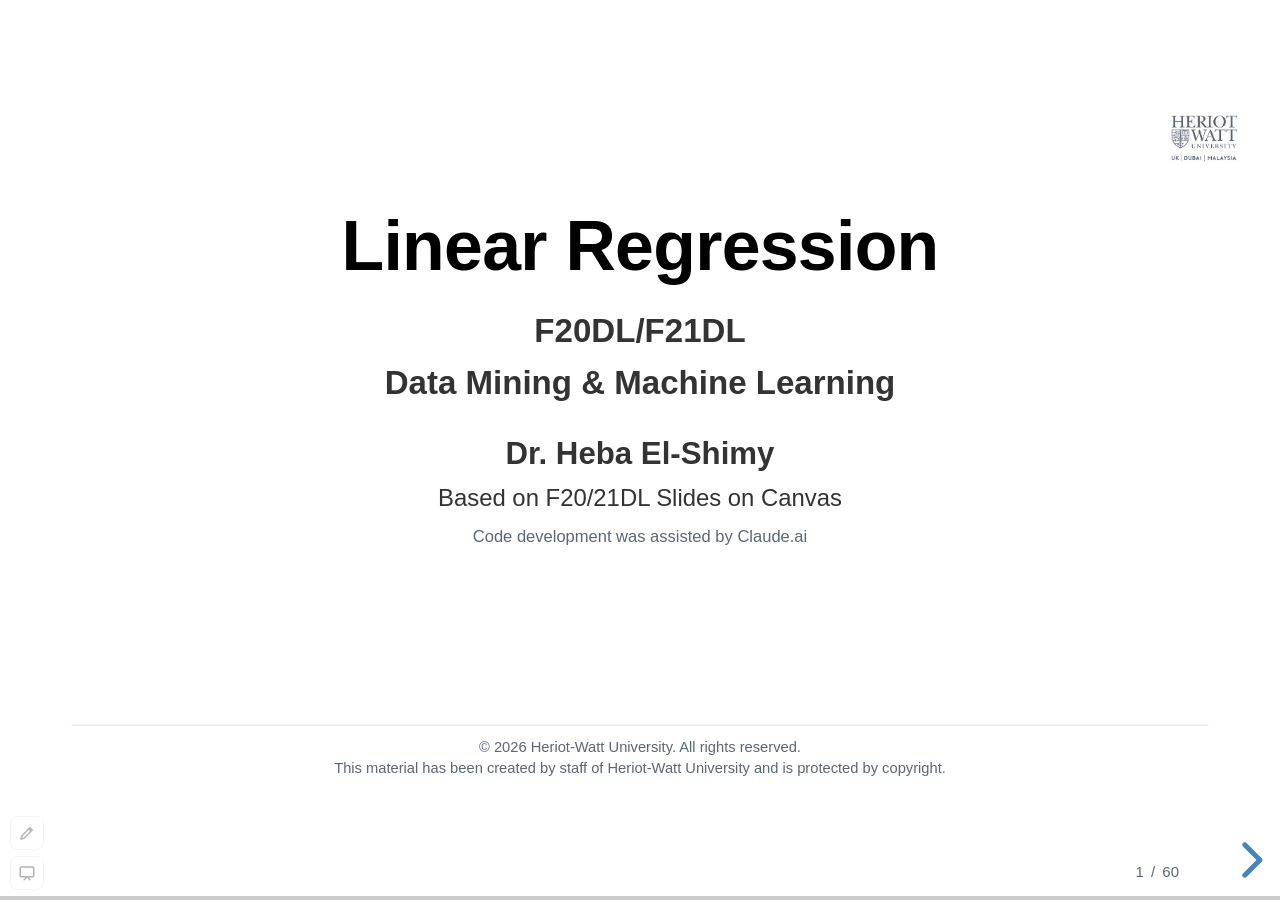
<file: slides/linear-regression.html>
<!doctype html>
<html lang="en">
<head>
<meta charset="utf-8">
<meta name="viewport" content="width=device-width, initial-scale=1">
<title>Linear Regression Lecture</title>
<link rel="icon" href="data:,">
<link rel="stylesheet" href="vendor/reveal/reset.css">
<link rel="stylesheet" href="vendor/reveal/reveal.css">
<link rel="stylesheet" href="vendor/chalkboard/style.css">
<link rel="stylesheet" href="assets/deck.css">
</head>
<body>
<div class="reveal">
<div class="slides">

<!-- ================================================================ 1. Title -->
<section class="title-slide" data-title="Title">
  <img class="logo" src="../images/logo.png" alt="Heriot-Watt University">
  <div class="title-block">
    <h1>Linear Regression</h1>
    <div class="course">F20DL/F21DL</div>
    <div class="course">Data Mining &amp; Machine Learning</div>
    <div class="author">Dr. Heba El-Shimy</div>
    <div class="basis">Based on F20/21DL Slides on Canvas</div>
    <div class="assist">Code development was assisted by Claude.ai</div>
  </div>
  <div class="copyright">
    © 2026 Heriot-Watt University. All rights reserved.<br>
    This material has been created by staff of Heriot-Watt University and is protected by copyright.
  </div>
  <aside class="notes">
    <p><b>Keys:</b> → / Space / clicker = next, ← = back, Esc or O = overview, S = this speaker view, F = full screen, . = black screen, C = draw on the slide, B = whiteboard, Alt+click = zoom, ? = all keys. After clicking inside a demo, the clicker and arrow keys still change slides.</p>
    <p><b>How the maths slides work:</b> on an equation, each click greys it out and lights up one part in red, with its meaning in words underneath. Talk through the lit part, then click. The last click on each maths slide shows the whole equation again.</p>
  </aside>
</section>

<!-- ================================================================ 1b. Symbols in plain words -->
<section>
  <h2>Reading the Maths: Symbols in Plain Words</h2>
  <div class="rule"></div>
  <div class="symbols">
    <div><span class="s">\(\mathbf{x}_n\)</span><span>example \(n\): one row of the data table, as a list of numbers</span></div>
    <div><span class="s">\(\delta = Y - \hat{Y}\)</span><span>the error (“delta”): how far off the prediction is</span></div>
    <div><span class="s">\(x_d\)</span><span>feature \(d\) of an example, e.g. “uses Online Games” (1 or 0)</span></div>
    <div><span class="s">\(\sum_n\)</span><span>“add up over all the examples \(n\)”</span></div>
    <div><span class="s">\(\mathbf{w},\ w_d\)</span><span>the weights: one number per feature, learned from the data</span></div>
    <div><span class="s">\(\mathbf{w}^T \cdot \mathbf{x}\)</span><span>line up two lists, multiply matching entries, add up</span></div>
    <div><span class="s">\(Y(\mathbf{x}_n),\ y_n\)</span><span>the true answer for example \(n\)</span></div>
    <div><span class="s">\(\eta\)</span><span>“eta”, the learning rate: how big a step we take</span></div>
    <div><span class="s">\(\hat{Y}\)</span><span>“Y-hat”: the model’s prediction (the hat means “estimated”)</span></div>
    <div><span class="s">\(\leftarrow\)</span><span>“replace with”: an update step in an algorithm</span></div>
    <div><span class="s">\(\min_{\mathbf{w}}\)</span><span>“find the \(\mathbf{w}\) that makes this as small as possible”</span></div>
    <div><span class="s">\(\frac{\partial L}{\partial w},\ \nabla L\)</span><span>slope of the loss: how much it changes when a weight changes a little</span></div>
    <div><span class="s">\(N,\ D\)</span><span>the number of examples, the number of features (single numbers)</span></div>
    <div><span class="s">\(\sigma\)</span><span>“sigma”, the sigmoid: squashes any number into \((0, 1)\). Not the same as capital \(\Sigma\) (add up)</span></div>
  </div>
  <p class="in-words" style="margin-top: 18px;">Bold letters (\(\mathbf{w}, \mathbf{x}\)) are lists of numbers (vectors); plain letters are single numbers. \(X\) is the whole data table (a matrix); \(Y\) is one true answer, \(Y(\mathbf{x}_n)\), or the column of all of them.</p>
  <aside class="notes">
    <p><b>Say:</b> Before any maths: these are the only symbols we need today. Each one is shorthand for a short sentence. Don’t memorise them now; come back to this slide whenever a symbol trips you up.</p>
    <p><b>Point at:</b> the hat on Ŷ means “our estimate”. δ is just “true answer minus prediction”. Σ is a loop that adds things up. wᵀ·x is “multiply matching entries and add”: the whole lecture is built on that one operation.</p>
    <p><b>Refresher:</b> a vector is a list of numbers, e.g. x = [1, 0, 1, 1] for transaction T1 with the bias 1 in front. A matrix is a table of numbers, one row per example. The T in wᵀ (“transpose”) turns a column into a row so that the multiplication lines up; it does not change any numbers.</p>
  </aside>
</section>

<!-- ================================================================ 2. Linear function -->
<section>
  <h2>Linear Function</h2>
  <div class="rule"></div>
  <ul class="bul" style="font-size: 30px; margin-top: 40px;">
    <li>A <span class="b">linear function</span> of features \(x_1, x_2, \ldots, x_D\) is a function that takes the form:
      <div class="eqx">\[ f_{\mathbf{w}}(x_1, x_2, \ldots, x_D) = \class{p-w0}{w_0} + \class{p-terms}{w_1x_1 + \ldots + w_Dx_D} = \class{p-sum}{\sum_{d=0}^{D} w_d x_d} = \class{p-dot}{\mathbf{w}^T \cdot \mathbf{x}} \]</div>
      where \(x_0 = 1\)
    </li>
  </ul>
  <ol class="parts" style="margin-top: 26px;">
    <li class="fragment" data-part="p-w0"><span class="k">\(w_0\)</span><span>the bias: the output when every feature is 0, a starting value</span></li>
    <li class="fragment" data-part="p-terms"><span class="k">\(w_d\, x_d\)</span><span>each feature times its weight: a big weight means that feature moves the output a lot</span></li>
    <li class="fragment" data-part="p-sum"><span class="k">\(\sum\)</span><span>shorthand for the same sum: add \(w_d x_d\) for \(d = 0, 1, \ldots, D\). With \(x_0 = 1\), the bias \(w_0\) is included</span></li>
    <li class="fragment" data-part="p-dot"><span class="k">\(\mathbf{w}^T \cdot \mathbf{x}\)</span><span>the same thing again: line up the two lists, multiply matching entries, add up</span></li>
    <li class="fragment"><span class="k">e.g.</span><span>\(\mathbf{w} = [1, 2, 3, 1]\) and \(\mathbf{x} = [1, 0, 1, 1]\): \(\ 1 \cdot 1 + 2 \cdot 0 + 3 \cdot 1 + 1 \cdot 1 = 5\)</span></li>
  </ol>
  <aside class="notes">
    <p><b>Clicks:</b> 1) w₀ 2) each w_d·x_d 3) the Σ 4) wᵀ·x 5) a worked example.</p>
    <p><b>Say:</b> A linear model is a weighted sum. Each feature gets a weight; multiply and add. The bias w₀ is the starting value when every feature is 0.</p>
    <p><b>For the Σ:</b> “Σ from d = 0 to D” means “for d = 0, 1, …, D, add up what follows”. It is a compact way to write the long sum. The trick x₀ = 1 lets w₀ join the sum, because w₀·1 = w₀.</p>
    <p><b>For wᵀ·x:</b> the third way of writing the same number. Line up the weights and the features, multiply the pairs, add. In code this is a loop, or numpy’s dot.</p>
    <p><b>Example:</b> w = [1, 2, 3, 1] and x = [1, 0, 1, 1] (transaction T1 with the bias): 1 + 0 + 3 + 1 = 5. We meet this exact sum again in the hand calculation.</p>
    <p><b>Ask:</b> in w = [1, 2, 3, 1] (bias, Music DL, Music Stream, Online Games), which service has weight 3? Which one pushes the output up most when it is switched on? (Music Stream, weight 3.)</p>
  </aside>
</section>

<!-- ================================================================ 3. Linear regression -->
<section>
  <h2>Linear Regression</h2>
  <div class="rule"></div>
  <div class="cols">
    <ul class="bul eqx">
      <li><em>“Linear regression is the problem of fitting a <span class="b">linear function</span> to a set of \(n\) examples, in which <span class="b">usually</span> the input and output features are <span class="b">numeric</span>.”</em></li>
      <li>Aim: <span class="r">predict</span> the <span class="b">output feature</span> \(\hat{Y}\) from input features \(x_1, x_2, \ldots, x_D\)</li>
      <li>Notation:
        <ul>
          <li>A <span class="b">feature</span> is a <span class="r">function</span> of an example \(\rightarrow\) often a <span class="b">human interpretation</span></li>
          <li>The <span class="b">weights</span> denote the “<span class="r">importance</span>” of features</li>
          <li>The <span class="b">sum of squared errors (SSE)</span> on examples \(X\) for output feature \(Y\) is:
            \[ SSE(\mathbf{X}, \mathbf{w}) = \class{p-sum}{\sum_{\mathbf{x}_n \in X}} \big(\class{p-y}{Y(\mathbf{x}_n)} - \class{p-yhat}{\hat{Y}(\mathbf{x}_n)}\big)^{\class{p-sq}{2}} \]
          </li>
        </ul>
      </li>
    </ul>
    <div class="stack-v" style="gap: 0;">
    <figure><img class="fig" src="../images/linear-regression.png" alt="A straight line fitted through scattered points" style="max-height: 440px;"></figure>
    <ol class="parts caption">
      <li class="fragment" data-part="p-y"><span class="k">\(Y(\mathbf{x}_n)\)</span><span>the true output for example \(n\)</span></li>
      <li class="fragment" data-part="p-yhat"><span class="k">\(\hat{Y}(\mathbf{x}_n)\)</span><span>what the line predicts for it</span></li>
      <li class="fragment" data-part="p-sq"><span class="k">\((\ldots)^2\)</span><span>square the gap: always positive, and big misses count much more (a miss of 2 costs 4, a miss of 10 costs 100)</span></li>
      <li class="fragment" data-part="p-sum"><span class="k">\(\sum\)</span><span>add the squared gaps over every example: one number that says how bad the line is</span></li>
      <li class="fragment"><span class="k">SSE</span><span>training means finding the weights that make this number as small as possible</span></li>
    </ol>
    </div>
  </div>
  <aside class="notes">
    <p><b>Clicks:</b> the box under the plot walks through the SSE: true value, prediction, the square, the sum, then what training does with it.</p>
    <p><b>Say:</b> Each blue dot is one example; the red line is our model. For each dot, the vertical gap between dot and line is the error. The SSE squares every gap and adds them up: one number for how bad the line is. Training means finding the line with the smallest SSE.</p>
    <p><b>Why square?</b> (1) A gap below the line and a gap above it should not cancel out; squaring makes both positive. (2) Big misses count much more than small ones (2² = 4, 10² = 100). (3) It gives a smooth bowl shape that is easy to slide down, as we will see.</p>
    <p><b>Watch out:</b> Y(xₙ) means “the true output for example xₙ”, not Y times xₙ.</p>
  </aside>
</section>

<!-- ================================================================ 4. Optimisation problem -->
<section>
  <h2>Linear Regression: the Optimisation Problem</h2>
  <div class="rule"></div>
  <ul class="bul eqx" style="font-size: 27px;">
    <li>Goal: find <span class="b">weights \(\mathbf{w}\)</span> that <span class="r">minimise \(SSE(X, \mathbf{w})\)</span></li>
    <li>Identical to optimising a <span class="b">linear model</span> w.r.t. the <span class="b">squared objective function</span> \(l^{(sqr)}\) over \(n\) examples <span class="b">without regularisation</span>:
      \[ \class{p-min}{\min_{\mathbf{w}}} \class{p-sum}{\sum_n} \big(\class{p-y}{y_n} - \class{p-pred}{\mathbf{w}^T \cdot \mathbf{x}_n}\big)^2, \quad \text{where } w_0 = b \text{ (bias term) and } x_0 = 1 \]
    </li>
    <li>For one example the gradient is \(\nabla_{\mathbf{w}} = \class{p-two}{-2}\,\class{p-err}{(y_n - \mathbf{w}^T \cdot \mathbf{x}_n)}\,\class{p-x}{\mathbf{x}_n}\), so gradient descent moves \(\mathbf{w}\) along \((y_n - \mathbf{w}^T \cdot \mathbf{x}_n)\,\mathbf{x}_n\)
      <div class="small muted" style="margin-top: 6px;">The 2 is absorbed into the learning rate \(\eta\).</div>
    </li>
  </ul>
  <ol class="parts caption">
    <li class="fragment" data-part="p-min"><span class="k">\(\min_{\mathbf{w}}\)</span><span>find the weights (the bias is \(w_0\)) that make everything after it as small as possible</span></li>
    <li class="fragment" data-part="p-pred"><span class="k">\(\mathbf{w}^T \cdot \mathbf{x}_n\)</span><span>the model’s prediction for example \(n\) (with \(x_0 = 1\), this already includes the bias)</span></li>
    <li class="fragment" data-part="p-y p-pred p-sum"><span class="k">\(\sum (y_n - \ldots)^2\)</span><span>true answer minus prediction, squared, added up: the SSE from the last slide</span></li>
    <li class="fragment" data-part="p-err"><span class="k">\(y_n - \mathbf{w}^T \cdot \mathbf{x}_n\)</span><span>the gradient (the slope of the loss for each weight) starts with the error on one example: the bigger the miss, the bigger the step</span></li>
    <li class="fragment" data-part="p-x"><span class="k">\(\mathbf{x}_n\)</span><span>times the example’s features: a feature that is 0 leaves its weight alone</span></li>
    <li class="fragment" data-part="p-two"><span class="k">\(-2\)</span><span>the 2 comes from the square; the minus because the error \(y_n - \mathbf{w}^T \cdot \mathbf{x}_n\) shrinks as \(\mathbf{w}\) grows</span></li>
    <li class="fragment"><span class="k">update</span><span>gradient descent subtracts the gradient; the two minuses cancel, so \(\mathbf{w} \leftarrow \mathbf{w} + \eta \cdot \delta \cdot \mathbf{x}_n\)</span></li>
  </ol>
  <aside class="notes">
    <p><b>Clicks:</b> min → prediction → the SSE → then the one-example gradient: error, features, the −2 → the update.</p>
    <p><b>Say:</b> “min over w” is an instruction: search all possible weights for the ones that make this sum smallest. The bias is one of them (w₀, with x₀ = 1). The thing inside is exactly the SSE from the last slide.</p>
    <p><b>For the gradient:</b> the gradient is the slope of the loss for each weight (it points uphill), and for one example it has three parts. The error: no error, no change. The features: only weights whose feature is switched on get nudged. The −2: the 2 comes from the square (the slope of u² is 2u); the minus comes from the error y − wᵀx, which goes down when w goes up (the same “−1” as on the chain-rule slide later). Gradient descent then subtracts the gradient, the two minuses cancel, and the update becomes w ← w + η·error·x.</p>
    <p><b>Refresher:</b> l^(sqr) is just a name for the squared error. Where this gradient comes from is shown properly after the worked example, on the derivative and chain-rule slides.</p>
  </aside>
</section>

<!-- ================================================================ 5. GD snapshots -->
<section>
  <h2>Gradient Descent in Action</h2>
  <div class="rule"></div>
  <figure>
    <img class="fig" src="assets/fig/gd-snapshots.png" alt="Six panels: the fitted line after 0, 5, 10, 20, 30 and 49 epochs, with SSE falling from 748 to 7.76" style="max-height: 540px;">
    <figcaption>House prices: \(x\) = size (1,000 sq ft), \(y\) = price (100,000s). Online updates with \(\eta = 0.01\), starting from \(\mathbf{w} = [0, 0]\). Each panel is the line after that many epochs; dashed lines are the errors.</figcaption>
  </figure>
  <aside class="notes">
    <p><b>Say:</b> Gradient descent starts from a bad line (w = [0, 0]: flat at 0) and improves it a little after every example. Read the panels left to right, top to bottom: the line swings up through the points and settles; the SSE in each title falls from 748 to 7.76.</p>
    <p><b>Ask:</b> why does the line change a lot at first and only a little at the end? (Big errors give big steps; as the errors shrink, so do the steps.)</p>
  </aside>
</section>

<!-- ================================================================ 6. GD algorithm -->
<section>
  <h2>Linear Regression: Gradient Descent Algorithm</h2>
  <div class="rule"></div>
  <div class="algo" style="margin-top: 30px;">
    <div class="head"><b>Algorithm:</b> LINEAR REGRESSION GRADIENT DESCENT(data, \(maxIter\), \(\eta\))</div>
    <ol>
      <li><span>\(\mathbf{w} \leftarrow \langle 0, 0, \ldots, 0 \rangle\) or randomly initialise</span><span class="cmt">// initialise weights</span></li>
      <li><span><b>for</b> \(k = 1 \ldots maxIter\) <b>do</b></span></li>
      <li><span class="i1"><b>for all</b> \((\mathbf{x}_n, Y(\mathbf{x}_n)) \in\) data <b>do</b></span></li>
      <li class="hl"><span class="i2">\(\hat{Y}(\mathbf{x}_n) = \mathbf{w}^T \cdot \mathbf{x}_n\)</span><span class="cmt">// compute predicted output</span></li>
      <li class="hl"><span class="i2">\(\delta = Y(\mathbf{x}_n) - \hat{Y}(\mathbf{x}_n)\)</span><span class="cmt">// compute scalar \(\delta\)</span></li>
      <li class="hl"><span class="i2">\(\mathbf{w} \leftarrow \mathbf{w} + \eta \cdot \delta \cdot \mathbf{x}_n\)</span><span class="cmt">// update weights</span></li>
      <li><span class="i1"><b>end for</b></span></li>
      <li><span><b>end for</b></span></li>
      <li><span><b>return</b> \(\mathbf{w}\)</span></li>
    </ol>
  </div>
  <p class="small muted" style="margin-top: 18px;">Lines 4–6 are one update. The next slide runs them live, one example at a time.</p>
  <p class="in-words fragment" style="margin-top: 10px;"><b>In words:</b> guess, measure the error, nudge each weight by (step size) × (error) × (its feature), and repeat for every example, many times.</p>
  <aside class="notes">
    <p><b>Say, line by line:</b> 1) start with zeros or random weights. 2) repeat everything maxIter times; one pass over the data is an epoch. 3) visit every example. 4) predict: the weighted sum. 5) the error δ: true minus predicted. 6) the update: each weight moves by η × δ × its feature. 7–9) close the loops and return the weights.</p>
    <p><b>Why line 6 makes sense:</b> if the prediction was too low (δ &gt; 0), the weights of the features that are switched on go up, so next time the prediction is higher. Too high (δ &lt; 0): they go down. A feature that is 0 did not contribute to the mistake, so its weight is left alone. η keeps each step small so we don’t overshoot.</p>
    <p><b>Click:</b> one click shows the whole algorithm in one sentence.</p>
  </aside>
</section>

<!-- ================================================================ 7. DEMO gradient descent bowl -->
<section class="demo" data-demo="../demos/gd-loss-bowl.html" data-title="Gradient Descent Bowl">
  <aside class="notes">
    A sequence that works:
    1) Step three times: each click runs lines 4–6 on one house; read the numbers.
    2) Play.
    3) Presets: "Too small" crawls; "Diverges" blows up and pauses itself.
    4) Switch to Batch and pick "Oscillates": the zig-zag across the narrow valley.
    5) Drag on the loss surface to start somewhere else.
    Come back here at the closed-form slides (Esc for the overview) and press "Closed form".
  </aside>
</section>

<!-- ================================================================ 8. Section -->
<section class="section-slide">
  <div class="section-title"><h1>Worked-out Example</h1><h1>Customer Transactions</h1></div>
</section>

<!-- ================================================================ 9. Example data -->
<section>
  <h2>Example: Customer Transactions</h2>
  <div class="rule"></div>
  <div class="cols wide-right">
    <table class="data">
      <thead><tr><th>Transaction</th><th>Music DL?</th><th>Music Stream?</th><th>Online Games</th><th class="out">Output</th></tr></thead>
      <tbody>
        <tr><td class="name">T1</td><td>No</td><td>Yes</td><td>Yes</td><td class="out">Buys</td></tr>
        <tr><td class="name">T2</td><td>Yes</td><td>No</td><td>No</td><td class="out">Cancels</td></tr>
        <tr><td class="name">T3</td><td>Yes</td><td>No</td><td>Yes</td><td class="out">Buys</td></tr>
        <tr><td class="name">T4</td><td>Yes</td><td>No</td><td>No</td><td class="out">Cancels</td></tr>
        <tr><td class="name">T5</td><td>No</td><td>Yes</td><td>No</td><td class="out">Cancels</td></tr>
        <tr><td class="name">T6</td><td>No</td><td>Yes</td><td>No</td><td class="out">Cancels</td></tr>
        <tr><td class="name">T7</td><td>No</td><td>No</td><td>Yes</td><td class="out">Buys</td></tr>
        <tr><td class="name">T8</td><td>No</td><td>Yes</td><td>Yes</td><td class="out">Cancels</td></tr>
        <tr><td class="name">T9</td><td>Yes</td><td>Yes</td><td>No</td><td class="out">Cancels</td></tr>
        <tr><td class="name">T10</td><td>Yes</td><td>Yes</td><td>Yes</td><td class="out">Buys</td></tr>
      </tbody>
    </table>
    <div class="stack-v" style="padding-top: 20px;">
      <p>Each transaction records which services a customer already uses, and whether they <span class="b">bought</span> or <span class="r">cancelled</span>.</p>
      <p>Two ways to model the output:</p>
      <ul class="bul">
        <li>as a <span class="b">class</span> (classification)</li>
        <li>as a <span class="b">number</span> (regression)</li>
      </ul>
      <p class="tiny muted">Data: <span class="mono">data/customer_transactions.csv</span> (this example uses three of its four features).</p>
    </div>
  </div>
  <aside class="notes">
    <p><b>Say:</b> Ten customers. For each: which services they already use (yes/no) and whether they bought or cancelled. Can we predict buy or cancel from the services? We use three of the file’s four features so that we can draw the data.</p>
    <p><b>Ask:</b> which single feature looks most linked to Buys? (Online Games: all four buyers use it, and only one games user cancelled.)</p>
  </aside>
</section>

<!-- ================================================================ 10. Classification option -->
<section>
  <h2>The Classification Option: Vectorise</h2>
  <div class="rule"></div>
  <div class="cols wide-right">
    <table class="data">
      <thead><tr><th>Transaction</th><th>Music DL?</th><th>Music Stream?</th><th>Online Games</th><th class="out">Output</th></tr></thead>
      <tbody>
        <tr><td class="name">T1</td><td>0</td><td>1</td><td>1</td><td class="out">1</td></tr>
        <tr><td class="name">T2</td><td>1</td><td>0</td><td>0</td><td class="out">−1</td></tr>
        <tr><td class="name">T3</td><td>1</td><td>0</td><td>1</td><td class="out">1</td></tr>
        <tr><td class="name">T4</td><td>1</td><td>0</td><td>0</td><td class="out">−1</td></tr>
        <tr><td class="name">T5</td><td>0</td><td>1</td><td>0</td><td class="out">−1</td></tr>
        <tr><td class="name">T6</td><td>0</td><td>1</td><td>0</td><td class="out">−1</td></tr>
        <tr><td class="name">T7</td><td>0</td><td>0</td><td>1</td><td class="out">1</td></tr>
        <tr><td class="name">T8</td><td>0</td><td>1</td><td>1</td><td class="out">−1</td></tr>
        <tr><td class="name">T9</td><td>1</td><td>1</td><td>0</td><td class="out">−1</td></tr>
        <tr><td class="name">T10</td><td>1</td><td>1</td><td>1</td><td class="out">1</td></tr>
      </tbody>
    </table>
    <ul class="bul small">
      <li class="fragment">Features:<ul><li>Yes \(\rightarrow\) 1, No \(\rightarrow\) 0</li></ul></li>
      <li class="fragment">Class (output):<ul><li>Buys \(\rightarrow\) 1, Cancels \(\rightarrow\) −1</li></ul></li>
      <li class="fragment"><span class="r">Minimise</span> any <span class="b">objective function</span> \(l\), e.g. \(l^{(exp.)}\)</li>
      <li class="fragment">How to predict the <span class="r">class</span>?
        <ul><li>\(\hat{y} = \mathit{sign}(\mathbf{w}^T \mathbf{x} + b)\), aka the sign of the activation</li><li>Similar to the <span class="b">Perceptron</span></li></ul>
      </li>
      <li class="fragment">How to <span class="r">evaluate</span>?<ul><li>Accuracy, Precision, Recall, F1</li></ul></li>
    </ul>
  </div>
  <aside class="notes">
    <p><b>Say:</b> Option 1 treats the output as a class: Buys = +1, Cancels = −1, and predicts with the sign of the weighted sum, like the perceptron. Yes/No features become 1/0 so the maths can use them.</p>
    <p><b>Say:</b> sign(·) means “positive → +1, negative → −1”. l^(exp.) is just one example of a loss for classifiers; any classification loss would do here.</p>
  </aside>
</section>

<!-- ================================================================ 11. Regression option -->
<section>
  <h2>The Regression Option: Turn to Numbers</h2>
  <div class="rule"></div>
  <div class="cols wide-right">
    <table class="data">
      <thead><tr><th>Transaction</th><th>Music DL?</th><th>Music Stream?</th><th>Online Games</th><th class="out">Output</th></tr></thead>
      <tbody>
        <tr><td class="name">T1</td><td>0</td><td>1</td><td>1</td><td class="out">1</td></tr>
        <tr><td class="name">T2</td><td>1</td><td>0</td><td>0</td><td class="out">0</td></tr>
        <tr><td class="name">T3</td><td>1</td><td>0</td><td>1</td><td class="out">1</td></tr>
        <tr><td class="name">T4</td><td>1</td><td>0</td><td>0</td><td class="out">0</td></tr>
        <tr><td class="name">T5</td><td>0</td><td>1</td><td>0</td><td class="out">0</td></tr>
        <tr><td class="name">T6</td><td>0</td><td>1</td><td>0</td><td class="out">0</td></tr>
        <tr><td class="name">T7</td><td>0</td><td>0</td><td>1</td><td class="out">1</td></tr>
        <tr><td class="name">T8</td><td>0</td><td>1</td><td>1</td><td class="out">0</td></tr>
        <tr><td class="name">T9</td><td>1</td><td>1</td><td>0</td><td class="out">0</td></tr>
        <tr><td class="name">T10</td><td>1</td><td>1</td><td>1</td><td class="out">1</td></tr>
      </tbody>
    </table>
    <ul class="bul small">
      <li class="fragment">Features: Yes \(\rightarrow\) 1, No \(\rightarrow\) 0</li>
      <li class="fragment">We learn the function
        \[ \begin{aligned} f(\text{musicDown}, &amp;\ \text{musicStream}, \text{onlineGames}) = w_0 \\ &amp;+ w_1 \cdot \text{musicDown} + w_2 \cdot \text{musicStream} \\ &amp;+ w_3 \cdot \text{onlineGames} \end{aligned} \]
      </li>
      <li class="fragment"><span class="r">Minimise</span> SSE, aka \(l^{(sqr)}\)</li>
      <li class="fragment">How to predict the <span class="r">output</span>?
        <ul>
          <li>Use the value of the <span class="b">output</span> directly: \(\hat{Y}(\mathbf{x}_n) = \sum_{d=0}^{D} w_d x_d = \mathbf{w}^T \cdot \mathbf{x}_n\)</li>
          <li>Hopefully, the model will <span class="r">learn to map</span> \(\hat{Y}(\mathbf{x}_n)\) to something close to 0s and 1s</li>
        </ul>
      </li>
      <li class="fragment">How to <span class="r">evaluate</span>? SSE, or Mean Squared Error (MSE)</li>
    </ul>
  </div>
  <aside class="notes">
    <p><b>Say:</b> Option 2 treats Buys/Cancels as the numbers 1 and 0 and fits a linear regression: predict a number and hope it lands near 0 or 1. This is the option we follow by hand next.</p>
    <p><b>Read the equation aloud:</b> output = w₀ + w₁ × musicDown + w₂ × musicStream + w₃ × onlineGames. Four weights to learn.</p>
    <p><b>Ask:</b> what would a prediction of 0.8 mean? (“Probably buys”. But nothing stops the model predicting 1.3 or −0.2; we come back to this.)</p>
  </aside>
</section>

<!-- ================================================================ 12. Set-up for the hand calculation -->
<section>
  <h2>Gradient Descent by Hand: Set-up</h2>
  <div class="rule"></div>
  <div class="cols" style="grid-template-columns: minmax(0, 1.75fr) minmax(0, 1fr);">
    <ul class="bul">
      <li>Add the bias input \(x_0 = 1\) to every example:
        <div style="margin: 10px 0 4px; font-size: 23px;">\(\mathbf{x}_n = [\,1,\ \text{musicDown},\ \text{musicStream},\ \text{onlineGames}\,]\)</div>
        <ul>
          <li>T1: \(\mathbf{x} = [1, 0, 1, 1]\), \(Y = 1\)</li>
          <li>T2: \(\mathbf{x} = [1, 1, 0, 0]\), \(Y = 0\)</li>
        </ul>
      </li>
      <li>Start from \(\mathbf{w}^{(0)} = [1, 2, 3, 1]\) and learning rate \(\eta = 1\)</li>
      <li>Run lines 4–6 of the algorithm on T1, then on T2</li>
    </ul>
    <div class="algo" style="font-size: 23px; margin-top: 8px;">
      <div class="head"><b>One update</b> (lines 4–6)</div>
      <div class="calc" style="row-gap: 10px;">
        <span class="ln l4">4</span><div class="ex">\(\hat{Y}(\mathbf{x}_n) = \mathbf{w}^T \cdot \mathbf{x}_n\)</div>
        <span class="ln l5">5</span><div class="ex">\(\delta = Y(\mathbf{x}_n) - \hat{Y}(\mathbf{x}_n)\)</div>
        <span class="ln l6">6</span><div class="ex">\(\mathbf{w} \leftarrow \mathbf{w} + \eta \cdot \delta \cdot \mathbf{x}_n\)</div>
      </div>
    </div>
  </div>
  <aside class="notes">
    <p><b>Say:</b> We put a 1 in front of every example so the bias w₀ becomes an ordinary weight. Then we start from made-up weights [1, 2, 3, 1] with η = 1, and run the three lines of one update by hand: first on T1, then on T2.</p>
    <p><b>Tip:</b> draw (C) the two vectors one above the other, w = [1, 2, 3, 1] over x = [1, 0, 1, 1], so the room can see the matching pairs.</p>
  </aside>
</section>

<!-- ================================================================ 13. Iteration 1, T1 -->
<section>
  <h2>Iteration 1: Example T1</h2>
  <div class="rule"></div>
  <p class="muted">\(\mathbf{x}_{T1} = [1, 0, 1, 1]\), \(\ Y(\mathbf{x}_{T1}) = 1\), \(\ \mathbf{w}^{(0)} = [1, 2, 3, 1]\), \(\ \eta = 1\)</p>
  <div class="calc" style="font-size: 28px; row-gap: 16px; margin-top: 18px;">
    <span class="ln l4 fragment" data-fragment-index="1">4</span>
    <div class="ex fragment" data-fragment-index="1">\(\hat{Y}(\mathbf{x}_{T1}) = \mathbf{w}^T \cdot \mathbf{x}_{T1} = 1 \cdot 1 + 2 \cdot 0 + 3 \cdot 1 + 1 \cdot 1 = 5\)</div>
    <span class="ln l5 fragment" data-fragment-index="2">5</span>
    <div class="ex fragment" data-fragment-index="2">\(\delta = Y(\mathbf{x}_{T1}) - \hat{Y}(\mathbf{x}_{T1}) = 1 - 5 = -4\)</div>
    <span class="ln l6 fragment" data-fragment-index="3">6</span>
    <div class="ex fragment" data-fragment-index="3">\(\mathbf{w}^{(1)} = \mathbf{w}^{(0)} + \eta \cdot \delta \cdot \mathbf{x}_{T1} = [1, 2, 3, 1] + 1 \cdot (-4) \cdot [1, 0, 1, 1] = [-3, 2, -1, -3]\)</div>
  </div>
  <div class="callout fragment" data-fragment-index="4" style="margin-top: 30px;">The prediction 5 was far too high, so every weight whose feature is on (\(x_d = 1\)) moved down by 4. The weight for Music DL (\(x_1 = 0\)) did not change.</div>
  <aside class="notes">
    <p><b>Clicks:</b> line 4 prediction, line 5 error, line 6 update, then the summary.</p>
    <p><b>Line 4:</b> multiply matching entries: 1×1 + 2×0 + 3×1 + 1×1 = 5.</p>
    <p><b>Line 5:</b> the true answer is 1 and we said 5, so δ = 1 − 5 = −4. Negative: we were too high.</p>
    <p><b>Line 6:</b> new w = old w + η × δ × x = [1, 2, 3, 1] + 1 × (−4) × [1, 0, 1, 1]. Multiply −4 into x first: [−4, 0, −4, −4]. Then add: [−3, 2, −1, −3].</p>
    <p><b>Ask before the last click:</b> which weight did not move, and why? (w₁, Music DL, because T1 does not use it: x₁ = 0.)</p>
  </aside>
</section>

<!-- ================================================================ 14. Iteration 1, T2 -->
<section>
  <h2>Iteration 1: Example T2</h2>
  <div class="rule"></div>
  <p class="muted">\(\mathbf{x}_{T2} = [1, 1, 0, 0]\), \(\ Y(\mathbf{x}_{T2}) = 0\), \(\ \mathbf{w} = [-3, 2, -1, -3]\), \(\ \eta = 1\)</p>
  <div class="calc" style="font-size: 28px; row-gap: 16px; margin-top: 18px;">
    <span class="ln l4 fragment" data-fragment-index="1">4</span>
    <div class="ex fragment" data-fragment-index="1">\(\hat{Y}(\mathbf{x}_{T2}) = (-3) \cdot 1 + 2 \cdot 1 + (-1) \cdot 0 + (-3) \cdot 0 = -1\)</div>
    <span class="ln l5 fragment" data-fragment-index="2">5</span>
    <div class="ex fragment" data-fragment-index="2">\(\delta = 0 - (-1) = 1\)</div>
    <span class="ln l6 fragment" data-fragment-index="3">6</span>
    <div class="ex fragment" data-fragment-index="3">\(\mathbf{w} \leftarrow [-3, 2, -1, -3] + 1 \cdot 1 \cdot [1, 1, 0, 0] = [-2, 3, -1, -3]\)</div>
  </div>
  <aside class="notes">
    <p><b>Say:</b> The same three lines with the new weights. Prediction −3 + 2 = −1; the truth is 0, so δ = +1: too low this time. The update adds 1 × [1, 1, 0, 0]: the bias and Music DL each go up by 1.</p>
    <p><b>Ask before clicking:</b> let the room work out line 4 themselves (30 seconds). It checks they can do a dot product.</p>
  </aside>
</section>

<!-- ================================================================ 15. Predictions after one pass -->
<section>
  <h2>Predictions After One Pass</h2>
  <div class="rule"></div>
  <p>With \(\mathbf{w} = [-2, 3, -1, -3]\), predict on the two examples (outside the training loop):</p>
  <div class="calc" style="font-size: 26px; row-gap: 12px;">
    <span class="ln">T1</span><div class="ex fragment">\(\hat{Y}(\mathbf{x}_{T1}) = (-2) \cdot 1 + 3 \cdot 0 + (-1) \cdot 1 + (-3) \cdot 1 = -6\), \(\ Y = 1\), error \(= 1 - (-6) = 7\)</div>
    <span class="ln">T2</span><div class="ex fragment">\(\hat{Y}(\mathbf{x}_{T2}) = (-2) \cdot 1 + 3 \cdot 1 + (-1) \cdot 0 + (-3) \cdot 0 = 1\), \(\ Y = 0\), error \(= 0 - 1 = -1\)</div>
    <span class="ln">SSE</span><div class="ex fragment">\(SSE(X, \mathbf{w}) = 7^2 + (-1)^2 = 49 + 1 = 50\)</div>
  </div>
  <div class="callout warn fragment" style="margin-top: 26px;">The predictions are way off. We have done only <strong>one</strong> pass, and \(\eta = 1\) is too large here: one update took T1 from 5 (too high) to −7 (too low). Training needs many passes (epochs) and a smaller \(\eta\).</div>
  <aside class="notes">
    <p><b>Say:</b> After seeing each example once, check both. T1 went from 5 (too high) to −7 right after its own update, and to −6 after the T2 update: far too low. We overcorrected. This is what too large a learning rate looks like: each step jumps over the target.</p>
    <p><b>Say:</b> SSE = 7² + (−1)² = 50. The fix is many passes (epochs) with a smaller η. The next slides do exactly that by computer.</p>
  </aside>
</section>

<!-- ================================================================ 16. Weights over 5 epochs -->
<section>
  <h2>Training for 5 Epochs (\(\eta = 0.3\))</h2>
  <div class="rule"></div>
  <figure>
    <img class="fig" src="assets/fig/weights-evolution.png" alt="Four line charts: each weight after every update over 5 epochs, settling towards its final value" style="max-height: 520px;">
    <figcaption>Each weight after every update (10 updates per epoch). Dashed: the value after 5 epochs, \(\mathbf{w} = [-0.93, 0.81, 0.25, 0.89]\).</figcaption>
  </figure>
  <aside class="notes">
    <p><b>Say:</b> The computer runs the same three lines on all 10 transactions, 5 times over, with η = 0.3. Each plot is one weight after every single update (50 updates). They jump around early, then settle near the dashed final values.</p>
    <p><b>Point at:</b> the jagged shape. Each example pulls the weights its own way (online updates), so the path zig-zags.</p>
  </aside>
</section>

<!-- ================================================================ 17. Loss after 5 epochs -->
<section>
  <h2>Loss and Predictions After 5 Epochs</h2>
  <div class="rule"></div>
  <figure><img class="fig" src="assets/fig/loss-over-epochs.png" alt="SSE falls steeply over the first two epochs and then levels off" style="max-height: 300px;"></figure>
  <table class="data compact" style="margin: 18px auto 0;">
    <thead><tr><th></th><th>T1</th><th>T2</th><th>T3</th><th>T4</th><th>T5</th><th>T6</th><th>T7</th><th>T8</th><th>T9</th><th>T10</th></tr></thead>
    <tbody>
      <tr><td class="name">Actual</td><td>1</td><td>0</td><td>1</td><td>0</td><td>0</td><td>0</td><td>1</td><td>0</td><td>0</td><td>1</td></tr>
      <tr><td class="name">Predicted (\(\hat{Y} \ge 0.5\))</td><td>0</td><td>0</td><td>1</td><td>0</td><td>0</td><td>0</td><td>0</td><td>0</td><td>0</td><td>1</td></tr>
      <tr><td class="name">Correct?</td><td class="bad">✗</td><td class="ok">✓</td><td class="ok">✓</td><td class="ok">✓</td><td class="ok">✓</td><td class="ok">✓</td><td class="bad">✗</td><td class="ok">✓</td><td class="ok">✓</td><td class="ok">✓</td></tr>
    </tbody>
  </table>
  <p class="center" style="margin-top: 14px;">Accuracy <strong>80%</strong> · SSE <strong>2.74</strong></p>
  <aside class="notes">
    <p><b>Say:</b> The SSE drops fast in the first two epochs, then flattens. Rounding each prediction at 0.5 gives 8 of 10 right (80%); T1 and T7 are the misses.</p>
  </aside>
</section>

<!-- ================================================================ 18. 100 epochs -->
<section>
  <h2>More Epochs, Smaller Learning Rate</h2>
  <div class="rule"></div>
  <div class="cols even">
    <div class="stack-v">
      <p>100 epochs with \(\eta = 0.01\) learns:</p>
      \[ \begin{aligned} \text{Buys} = &amp;-0.574 \\ &amp;+ 0.522 \cdot \text{musicDown} \\ &amp;+ 0.337 \cdot \text{musicStream} \\ &amp;+ 0.922 \cdot \text{onlineGames} \end{aligned} \]
      <p class="small">Online Games has the largest weight: using it most increases the predicted output.</p>
      <div class="legend-lines">
        <span><i style="width:14px;height:14px;background:#d9f2df;display:inline-block;"></i> correct side of 0.5 / error &lt; 0.1</span>
        <span><i style="width:14px;height:14px;background:#fde3e7;display:inline-block;"></i> error &lt; 0.3</span>
        <span><i style="width:14px;height:14px;background:#f8c9c9;display:inline-block;"></i> wrong side / error ≥ 0.3</span>
      </div>
    </div>
    <table class="data compact" style="justify-self: center;">
      <thead><tr><th>Transaction</th><th>Actual</th><th>Predicted</th><th>Error</th></tr></thead>
      <tbody>
        <tr><td class="name">T1</td><td>1</td><td class="num good-cell">0.685</td><td class="num bad-cell">0.315</td></tr>
        <tr><td class="name">T2</td><td>0</td><td class="num good-cell">−0.051</td><td class="num good-cell">0.051</td></tr>
        <tr><td class="name">T3</td><td>1</td><td class="num good-cell">0.871</td><td class="num mid-cell">0.129</td></tr>
        <tr><td class="name">T4</td><td>0</td><td class="num good-cell">−0.051</td><td class="num good-cell">0.051</td></tr>
        <tr><td class="name">T5</td><td>0</td><td class="num good-cell">−0.237</td><td class="num mid-cell">0.237</td></tr>
        <tr><td class="name">T6</td><td>0</td><td class="num good-cell">−0.237</td><td class="num mid-cell">0.237</td></tr>
        <tr><td class="name">T7</td><td>1</td><td class="num bad-cell">0.348</td><td class="num bad-cell">0.652</td></tr>
        <tr><td class="name">T8</td><td>0</td><td class="num bad-cell">0.685</td><td class="num bad-cell">−0.685</td></tr>
        <tr><td class="name">T9</td><td>0</td><td class="num good-cell">0.286</td><td class="num mid-cell">−0.286</td></tr>
        <tr><td class="name">T10</td><td>1</td><td class="num good-cell">1.208</td><td class="num mid-cell">−0.208</td></tr>
      </tbody>
    </table>
  </div>
  <aside class="notes">
    <p><b>Say:</b> With a smaller step and more passes the weights settle. Read the model: start at −0.574, add 0.522 for Music DL, 0.337 for Music Stream, 0.922 for Online Games. Online Games has the biggest weight: it pushes the prediction up most.</p>
    <p><b>Colours:</b> green = on the correct side of 0.5 and close; pink and red = further off. T7 and T8 are on the wrong side of 0.5.</p>
  </aside>
</section>

<!-- ================================================================ 19. Why not ideal -->
<section>
  <h2>Why Continuous Predictions Aren’t Ideal for Classification</h2>
  <div class="rule"></div>
  <div class="cols even">
    <table class="data compact" style="justify-self: center;">
      <thead><tr><th>Transaction</th><th>Actual</th><th>Predicted value</th><th>Class (\(\ge 0.5\))</th><th>Correct?</th></tr></thead>
      <tbody>
        <tr><td class="name">T1</td><td>1</td><td class="num">0.685</td><td>1</td><td class="ok">✓</td></tr>
        <tr><td class="name">T2</td><td>0</td><td class="num">−0.051</td><td>0</td><td class="ok">✓</td></tr>
        <tr><td class="name">T3</td><td>1</td><td class="num">0.871</td><td>1</td><td class="ok">✓</td></tr>
        <tr><td class="name">T4</td><td>0</td><td class="num">−0.051</td><td>0</td><td class="ok">✓</td></tr>
        <tr><td class="name">T5</td><td>0</td><td class="num">−0.237</td><td>0</td><td class="ok">✓</td></tr>
        <tr><td class="name">T6</td><td>0</td><td class="num">−0.237</td><td>0</td><td class="ok">✓</td></tr>
        <tr class="hl"><td class="name">T7</td><td>1</td><td class="num">0.348</td><td>0</td><td class="bad">✗</td></tr>
        <tr class="hl"><td class="name">T8</td><td>0</td><td class="num">0.685</td><td>1</td><td class="bad">✗</td></tr>
        <tr><td class="name">T9</td><td>0</td><td class="num">0.286</td><td>0</td><td class="ok">✓</td></tr>
        <tr><td class="name">T10</td><td>1</td><td class="num">1.208</td><td>1</td><td class="ok">✓</td></tr>
      </tbody>
    </table>
    <ul class="bul">
      <li>Classification accuracy: <strong>80%</strong></li>
      <li class="fragment">Problem: predictions are real numbers, <span class="r">not probabilities</span>
        <ul><li>values can be \(&lt; 0\) or \(&gt; 1\) (T2, T10)</li><li>hard to read as the “probability of buying”</li></ul>
      </li>
      <li class="fragment">Better approach: <span class="b">logistic regression</span> (later today) or the <span class="b">perceptron</span></li>
      <li class="fragment small muted">T1 and T8 have identical features but different outputs, so no model can get both right.</li>
    </ul>
  </div>
  <aside class="notes">
    <p><b>Say:</b> 80% accuracy, but look at the numbers: −0.237 and 1.208. What would a “−24% chance of buying” mean? Linear regression does not know the answer must be between 0 and 1. That is the motivation for logistic regression later today.</p>
    <p><b>Say:</b> T1 and T8 have the same customer profile but different outcomes. No model using these three features can get both right.</p>
  </aside>
</section>

<!-- ================================================================ 19a. What a derivative tells us -->
<section>
  <h2>What a Derivative Tells Us</h2>
  <div class="rule"></div>
  <div class="cols" style="grid-template-columns: 560px minmax(0, 1fr); gap: 30px; align-items: start;">
    <svg class="diagram slope" viewBox="0 0 560 345" role="img" aria-label="The loss L(w) = (3 − w) squared, a U-shaped curve with its lowest point at w = 3. At w = 1 the tangent slopes down (slope −4); at w = 5 it slopes up (slope +4).">
      <line x1="70" y1="300" x2="530" y2="300" class="axis"/><line x1="70" y1="300" x2="70" y2="14" class="axis"/>
      <g class="tick"><text x="70" y="322">0</text><text x="145" y="322">1</text><text x="220" y="322">2</text><text x="295" y="322">3</text><text x="370" y="322">4</text><text x="445" y="322">5</text><text x="520" y="322">6</text></g>
      <g class="tick left"><text x="60" y="305">0</text><text x="60" y="212">3</text><text x="60" y="118">6</text><text x="60" y="25">9</text></g>
      <text x="530" y="342" class="lab end">weight <tspan font-style="italic">w</tspan></text>
      <text x="80" y="18" class="lab">loss <tspan font-style="italic">L</tspan>(<tspan font-style="italic">w</tspan>) = (3 − <tspan font-style="italic">w</tspan>)²</text>
      <polyline points="70.0,20.0 77.5,38.4 85.0,56.1 92.5,73.2 100.0,89.7 107.5,105.6 115.0,120.8 122.5,135.4 130.0,149.4 137.5,162.8 145.0,175.6 152.5,187.7 160.0,199.2 167.5,210.1 175.0,220.4 182.5,230.0 190.0,239.0 197.5,247.4 205.0,255.2 212.5,262.4 220.0,268.9 227.5,274.8 235.0,280.1 242.5,284.8 250.0,288.8 257.5,292.2 265.0,295.0 272.5,297.2 280.0,298.8 287.5,299.7 295.0,300.0 302.5,299.7 310.0,298.8 317.5,297.2 325.0,295.0 332.5,292.2 340.0,288.8 347.5,284.8 355.0,280.1 362.5,274.8 370.0,268.9 377.5,262.4 385.0,255.2 392.5,247.4 400.0,239.0 407.5,230.0 415.0,220.4 422.5,210.1 430.0,199.2 437.5,187.7 445.0,175.6 452.5,162.8 460.0,149.4 467.5,135.4 475.0,120.8 482.5,105.6 490.0,89.7 497.5,73.2 505.0,56.1 512.5,38.4 520.0,20.0" class="curve"/>
      <circle cx="295" cy="300" r="7" class="minpt"/>
      <g class="fragment" data-fragment-index="2"><line x1="88.8" y1="82.2" x2="201.2" y2="268.9" class="tan neg"/><circle cx="145" cy="175.6" r="6" class="dot neg"/>
        <text x="152" y="160" class="lab neg">slope −4</text><path d="M150 228 h50" class="arrow neg" marker-end="url(#ah-neg)"/></g>
      <g class="fragment" data-fragment-index="3"><line x1="388.8" y1="268.9" x2="501.2" y2="82.2" class="tan pos"/><circle cx="445" cy="175.6" r="6" class="dot pos"/>
        <text x="438" y="160" class="lab pos end">slope +4</text><path d="M440 228 h-50" class="arrow pos" marker-end="url(#ah-pos)"/></g>
      <defs><marker id="ah-neg" viewBox="0 0 10 10" refX="8" refY="5" markerWidth="7" markerHeight="7" orient="auto"><path d="M0 0 L10 5 L0 10 z" class="neg-fill"/></marker>
        <marker id="ah-pos" viewBox="0 0 10 10" refX="8" refY="5" markerWidth="7" markerHeight="7" orient="auto"><path d="M0 0 L10 5 L0 10 z" class="pos-fill"/></marker></defs>
    </svg>
    <ul class="bul" style="font-size: 23px;">
      <li>The derivative \(\frac{dL}{dw}\) is the <span class="b">slope</span> of the loss: nudge \(w\) a little, and it says how much \(L\) changes, and in which direction</li>
      <li class="fragment" data-fragment-index="1">Example: one data point with input 1 and true answer 3, so \(L(w) = (3 - w)^2\) and \(\frac{dL}{dw} = -2(3 - w)\)</li>
      <li class="fragment" data-fragment-index="2">At \(w = 1\): slope \(-4\). Negative: the loss falls if \(w\) grows, so <span class="b">move right</span></li>
      <li class="fragment" data-fragment-index="3">At \(w = 5\): slope \(+4\). Positive: <span class="r">move left</span></li>
      <li class="fragment" data-fragment-index="4">Gradient descent: \(w \leftarrow w - \eta \cdot \text{slope}\). With \(\eta = 0.25\): \(w = 1 \to 2 \to 2.5 \to 2.75 \to \ldots \to 3\)</li>
      <li class="fragment small" data-fragment-index="5">With many weights, \(\frac{\partial L}{\partial w_d}\) (“partial”) is the slope for one weight while the others stay put; \(\nabla L\) is the list of all of them</li>
    </ul>
  </div>
  <aside class="notes">
    <p><b>Purpose:</b> a refresher for anyone whose calculus is rusty. Everything after this uses only this idea.</p>
    <p><b>Say:</b> A derivative answers one question: if I nudge this weight a tiny bit, does the loss go up or down, and how fast? That is the slope of the loss curve at that point.</p>
    <p><b>Clicks:</b> 1) The example: one data point with input 1 and true answer 3, so the loss is (3 − w)² and its slope is −2(3 − w). 2) At w = 1 the slope is −4 (the blue line slopes down): increasing w lowers the loss, so move right. 3) At w = 5 the slope is +4: move left. 4) Gradient descent always steps against the slope: w ← w − η × slope. With η = 0.25 from w = 1: 1 − 0.25 × (−4) = 2, then 2.5, then 2.75, closing in on 3, the bottom of the bowl. 5) With several weights we take one slope per weight (the “partial” derivative ∂, others held fixed) and collect them in a list, the gradient ∇.</p>
    <p><b>Refresher:</b> slope rules needed today: the slope of a constant is 0; of a·w it is a; of w² it is 2w. Near the bottom the slope itself shrinks, so the steps shrink too: that is why gradient descent slows down as it converges.</p>
  </aside>
</section>

<!-- ================================================================ 19a2. Chain rule in plain words -->
<section>
  <h2>The Chain Rule in Plain Words</h2>
  <div class="rule"></div>
  <div class="callout" style="font-size: 24px;">Effects pass along a chain, and the rates <b>multiply</b>. If 1 AED buys 0.27 USD and 1 USD buys 0.92 EUR, then 1 AED buys \(0.27 \times 0.92 \approx 0.25\) EUR.</div>
  <p style="margin-top: 16px;">If \(L\) depends on \(w\) only through some in-between quantity \(u\):</p>
  <div style="display: flex; align-items: center; justify-content: center; gap: 30px;">\[ \frac{dL}{dw} = \frac{dL}{du} \cdot \frac{du}{dw} \]<span class="in-words">(how \(L\) reacts to \(u\)) × (how \(u\) reacts to \(w\))</span></div>
  <p class="fragment" style="margin-top: 6px;">Example from the last slide: the in-between quantity is the error \(e = 3 - w\), and \(L = e^2\).</p>
  <div class="eqx fragment" style="font-size: 30px;">\[ \frac{dL}{dw} = \class{p-out}{\frac{dL}{de}} \cdot \class{p-in}{\frac{de}{dw}} = \class{p-out}{2e} \cdot \class{p-in}{(-1)} = \class{p-res}{-2(3 - w)} \]</div>
  <ol class="parts caption">
    <li class="fragment" data-part="p-out"><span class="k">\(\frac{dL}{de} = 2e\)</span><span>outer step: \(L = e^2\), and the slope of a square is \(2e\)</span></li>
    <li class="fragment" data-part="p-in"><span class="k">\(\frac{de}{dw} = -1\)</span><span>inner step: the error \(e = 3 - w\) goes down by 1 when \(w\) goes up by 1</span></li>
    <li class="fragment" data-part="p-res"><span class="k">\(-2(3 - w)\)</span><span>multiply them: the same slope as on the last slide</span></li>
  </ol>
  <p class="in-words fragment" style="margin-top: 10px;">Every derivation today follows the chain from a weight to the loss and multiplies the steps.</p>
  <aside class="notes">
    <p><b>Say:</b> Most losses are a function of a function: the loss depends on the error, and the error depends on the weight. The chain rule says: multiply the rates along the chain.</p>
    <p><b>Analogy:</b> currency. Dirhams → dollars → euros. If each dirham buys 0.27 dollars and each dollar buys 0.92 euros, each dirham buys 0.27 × 0.92 ≈ 0.25 euros. You never need a direct dirham-to-euro rate; you multiply the two you have. (Round made-up numbers, not today’s rates.)</p>
    <p><b>Clicks:</b> 1) the example: the error e = 3 − w, and L = e². 2) the equation. 3) outer rate: dL/de = 2e. 4) inner rate: de/dw = −1. 5) multiply: −2(3 − w), the slope from the last slide. 6) the closing line.</p>
    <p><b>Letters:</b> u in the general rule just means “any in-between quantity”; in the example it is the error, so we call it e. Lecture 2 uses the same letter and the same step: ∂L/∂g = ∂L/∂e · ∂e/∂g. Here e is the error, not the number e ≈ 2.718 that appears in the sigmoid later.</p>
    <p><b>Ask:</b> what is the chain from a weight to the loss in linear regression? (weight → prediction → error → squared error.)</p>
  </aside>
</section>

<!-- ================================================================ 19b. Toolbox -->
<section>
  <h2>Calculus Toolbox: Six Facts</h2>
  <div class="rule"></div>
  <p class="muted" style="font-size: 23px;">The derivations in this lecture are built from these. Keep them in view.</p>
  <div class="toolbox">
    <div class="tool">
      <span class="name">1 · Chain rule</span>
      <span class="fact">If \(L\) depends on \(w\) only through \(u\): \(\ \dfrac{\partial L}{\partial w} = \dfrac{\partial L}{\partial u} \cdot \dfrac{\partial u}{\partial w}\)</span>
      <span class="use">Used in every derivation today</span>
    </div>
    <div class="tool">
      <span class="name">2 · Power rule</span>
      <span class="fact">\(\dfrac{d}{du}\, u^2 = 2u\)</span>
      <span class="use">The squared loss</span>
    </div>
    <div class="tool">
      <span class="name">3 · Linear term</span>
      <span class="fact">\(\dfrac{\partial (\mathbf{w}^T \mathbf{a})}{\partial \mathbf{w}} = \mathbf{a}\), so \(\dfrac{\partial (\mathbf{w}^T \cdot \mathbf{x})}{\partial \mathbf{w}} = \mathbf{x}\)</span>
      <span class="use">Closed form, and every gradient that ends in \(\mathbf{x}_n\)</span>
    </div>
    <div class="tool">
      <span class="name">4 · Quadratic term</span>
      <span class="fact">\(\dfrac{\partial (\mathbf{w}^T A \mathbf{w})}{\partial \mathbf{w}} = 2A\mathbf{w}\) for symmetric \(A\)</span>
      <span class="use">Closed form, with \(A = X^T X\)</span>
    </div>
    <div class="tool">
      <span class="name">5 · Sigmoid</span>
      <span class="fact">\(\sigma'(z) = \sigma(z)\big(1 - \sigma(z)\big)\)</span>
      <span class="use">Logistic regression, with both losses</span>
    </div>
    <div class="tool">
      <span class="name">6 · Logarithm</span>
      <span class="fact">\(\dfrac{d}{du} \log u = \dfrac{1}{u}\)</span>
      <span class="use">The log-loss</span>
    </div>
  </div>
  <aside class="notes">
    <p><b>Say:</b> Facts 1 and 2 are the last two slides. Facts 3 and 4 are the list-of-numbers versions of “the slope of a·w is a” and “the slope of a·w² is 2a·w”. Facts 5 and 6 are new; we use them in the logistic regression part.</p>
    <p><b>Tip:</b> copy these six onto the whiteboard (B) in a corner, then come back (B again) and point to each one when it is used. Most students who get lost in a derivation are missing one of these facts, not the logic.</p>
    <p><b>Refresher on fact 5:</b> the sigmoid’s slope can be written with the sigmoid itself: σ’(z) = σ(z)(1 − σ(z)). At z = 0, σ = 0.5, so the slope is 0.25, its largest value.</p>
  </aside>
</section>

<!-- ================================================================ 19c. All examples at once -->
<section>
  <h2>All Examples at Once: the Matrix Form</h2>
  <div class="rule"></div>
  <p>Customer data with the bias column, and the starting weights \(\mathbf{w}^{(0)} = [1, 2, 3, 1]\) from the hand example:</p>
  <div class="eqx" style="font-size: 25px;">\[
    \class{p-X}{\underbrace{\begin{bmatrix} 1 & 0 & 1 & 1 \\ 1 & 1 & 0 & 0 \\ 1 & 1 & 0 & 1 \\ \vdots & & & \vdots \\ 1 & 1 & 1 & 1 \end{bmatrix}}_{X\ (10 \times 4)}}
    \;\;\class{p-w}{\underbrace{\begin{bmatrix} 1 \\ 2 \\ 3 \\ 1 \end{bmatrix}}_{\mathbf{w}\ (4 \times 1)}}
    = \class{p-Xw}{\underbrace{\begin{bmatrix} 5 \\ 3 \\ 4 \\ \vdots \\ 7 \end{bmatrix}}_{X\mathbf{w}\ (10 \times 1)}}
    \qquad
    \class{p-Y}{\underbrace{\begin{bmatrix} 1 \\ 0 \\ 1 \\ \vdots \\ 1 \end{bmatrix}}_{Y}} -
    \class{p-Xw}{\begin{bmatrix} 5 \\ 3 \\ 4 \\ \vdots \\ 7 \end{bmatrix}} =
    \class{p-err}{\underbrace{\begin{bmatrix} -4 \\ -3 \\ -3 \\ \vdots \\ -6 \end{bmatrix}}_{Y - X\mathbf{w}}}
  \]
  \[ \class{p-sse}{(Y - X\mathbf{w})^T (Y - X\mathbf{w}) = (-4)^2 + (-3)^2 + (-3)^2 + \ldots + (-6)^2 = 173 = SSE} \]</div>
  <ol class="parts caption">
    <li class="fragment" data-part="p-X"><span class="k">\(X\)</span><span>the data table: one row per transaction (T1, T2, T3, …, T10): a 1 for the bias, then the three features</span></li>
    <li class="fragment" data-part="p-w"><span class="k">\(\mathbf{w}\)</span><span>the weights, written as a column</span></li>
    <li class="fragment" data-part="p-Xw"><span class="k">\(X\mathbf{w}\)</span><span>every prediction at once: each row times \(\mathbf{w}\). T1: \(1 \cdot 1 + 0 \cdot 2 + 1 \cdot 3 + 1 \cdot 1 = 5\). Sizes: \((10 \times 4)(4 \times 1) = (10 \times 1)\)</span></li>
    <li class="fragment" data-part="p-Y"><span class="k">\(Y\)</span><span>the true outputs, also a column</span></li>
    <li class="fragment" data-part="p-err"><span class="k">\(Y - X\mathbf{w}\)</span><span>every error at once</span></li>
    <li class="fragment" data-part="p-sse"><span class="k">\((\ldots)^T(\ldots)\)</span><span>the transpose \(^T\) turns the column into a row; a row times a column multiplies matching entries and adds up: the SSE</span></li>
    <li class="fragment"><span class="k">so</span><span>the same SSE as before, written for all examples at once. The next three slides find its lowest point</span></li>
  </ol>
  <aside class="notes">
    <p><b>Why this slide:</b> the closed form is written with matrices. This slide shows that the matrix notation is just our table and our hand calculation, done for all rows at once.</p>
    <p><b>Clicks:</b> X → w → Xw → Y → the errors → the SSE → the link to the next slides.</p>
    <p><b>For X:</b> the data table with a column of 1s for the bias: 10 rows (customers), 4 columns. We show rows T1, T2, T3 and T10.</p>
    <p><b>For Xw:</b> multiplying the table by the weight column does the weighted sum for every row at once. Row T1 gives 5, the number we got by hand. Sizes: (10 × 4) times (4 × 1) gives (10 × 1). The inner numbers must match: one weight per column.</p>
    <p><b>For the errors:</b> subtract the predictions from the true outputs, row by row. With these starting weights every prediction is too high.</p>
    <p><b>For the last line:</b> (Y − Xw)ᵀ(Y − Xw) looks scary but means “square each error and add”: the transpose turns the column of errors into a row, and row × column multiplies matching entries and adds. Here 16 + 9 + 9 + 9 + 16 + 16 + 1 + 25 + 36 + 36 = 173.</p>
  </aside>
</section>

<!-- ================================================================ 20. Closed form: matrix form -->
<section>
  <h2>Linear Regression: Closed Form Solution</h2>
  <div class="rule"></div>
  <div class="goal"><span class="tag">Where we’re heading</span><span>\(\mathbf{w} = (X^T X)^{-1} X^T Y\)</span><span class="where">set the gradient of the SSE to zero and solve for \(\mathbf{w}\)</span></div>
  <ul class="bul" style="font-size: 23px;">
    <li>Our optimisation problem: minimise \(L(\mathbf{w}) = \sum_n \big(y_n - \mathbf{w}^T \cdot \mathbf{x}_n\big)^2\)</li>
    <li>Matrix form: stack the examples as the rows of \(X\), so \(X\mathbf{w}\) holds every prediction \(\mathbf{w}^T \cdot \mathbf{x}_n = \mathbf{x}_n^T \cdot \mathbf{w}\), and
      \[ L(\mathbf{w}) = (Y - X\mathbf{w})^T (Y - X\mathbf{w}) \]
      <ul>
        <li>\(Y\): vector of all outputs \((N \times 1)\); \(X\): matrix of all inputs \((N \times D)\); \(\mathbf{w}\): weight vector \((D \times 1)\)</li>
        <li>\((Y - X\mathbf{w})^T (Y - X\mathbf{w})\) is the dot product of the error vector with itself: the sum of squared errors</li>
      </ul>
    </li>
    <li>Expanding:
      <div class="fragment">\[ L(\mathbf{w}) = Y^T Y - Y^T X\mathbf{w} - (X\mathbf{w})^T Y + (X\mathbf{w})^T X\mathbf{w} \]</div>
      <div class="fragment">\[ \phantom{L(\mathbf{w})} = Y^T Y - Y^T X\mathbf{w} - \mathbf{w}^T X^T Y + \mathbf{w}^T X^T X\mathbf{w} \]</div>
      <div class="fragment">\[ \phantom{L(\mathbf{w})} = Y^T Y - 2\,\mathbf{w}^T X^T Y + \mathbf{w}^T X^T X\mathbf{w} \]
        <div class="tiny muted" style="margin-left: 30px;">because \(Y^T X\mathbf{w} = (Y^T X\mathbf{w})^T = \mathbf{w}^T X^T Y\): a single number equals its own transpose</div>
        <div class="in-words fragment" style="margin-left: 30px; margin-top: 4px;"><b>In words:</b> the matrix version of \((a - b)^2 = a^2 - 2ab + b^2\)</div>
      </div>
    </li>
  </ul>
  <aside class="notes">
    <p><b>Say the destination first:</b> instead of walking downhill step by step, can we jump straight to the bottom? For linear regression, yes: w = (XᵀX)⁻¹XᵀY. Three slides get us there.</p>
    <p><b>Say:</b> the loss in matrix form is the last line of the previous slide. To find where its slope is zero, we first multiply out the brackets.</p>
    <p><b>Clicks:</b> 1) multiply out, like (a − b)(a − b) = a² − ab − ba + b². 2) rewrite (Xw)ᵀ as wᵀXᵀ, using (AB)ᵀ = BᵀAᵀ. 3) the two middle terms are the same single number, so they combine into −2wᵀXᵀY. 4) in words: this is (a − b)² = a² − 2ab + b².</p>
    <p><b>Refresher:</b> transposing a product reverses the order, (AB)ᵀ = BᵀAᵀ, and a single number is its own transpose. That is all the matrix algebra this needs.</p>
  </aside>
</section>

<!-- ================================================================ 21. Closed form: gradient -->
<section>
  <h2>Closed Form Solution: Taking the Gradient</h2>
  <div class="rule"></div>
  <p>Differentiate \(L(\mathbf{w}) = Y^T Y - 2\,\mathbf{w}^T X^T Y + \mathbf{w}^T X^T X\mathbf{w}\) term by term:</p>
  <div class="deriv">
    <div class="eq fragment">\(\dfrac{\partial}{\partial \mathbf{w}} \big(Y^T Y\big) = 0\)</div>
    <div class="why fragment">\(Y^T Y\) does not contain \(\mathbf{w}\): a constant has slope 0</div>
    <div class="eq fragment">\(\dfrac{\partial}{\partial \mathbf{w}} \big(-2\,\mathbf{w}^T X^T Y\big) = -2\,X^T Y\)</div>
    <div class="why fragment">fact 3, with \(\mathbf{a} = X^T Y\). One-number twin: \(\frac{d}{dw}(-2aw) = -2a\)</div>
    <div class="eq fragment">\(\dfrac{\partial}{\partial \mathbf{w}} \big(\mathbf{w}^T X^T X \mathbf{w}\big) = 2\,X^T X\mathbf{w}\)</div>
    <div class="why fragment">fact 4, with \(A = X^T X\). One-number twin: \(\frac{d}{dw}(a w^2) = 2aw\)</div>
  </div>
  <div class="fragment" style="margin-top: 22px;">Therefore
    \[ \nabla_{\mathbf{w}} L(\mathbf{w}) = 0 - 2\,X^T Y + 2\,X^T X\mathbf{w} = 2\,X^T X\mathbf{w} - 2\,X^T Y \]
  </div>
  <aside class="notes">
    <p><b>Say:</b> now take the slope of each of the three terms, one at a time.</p>
    <p><b>Clicks</b> (each term is two clicks, the slope then its reason): 1–2) YᵀY has no w in it: slope 0. 3–4) −2wᵀXᵀY is w times a fixed list, so the slope is the fixed list (fact 3); with single numbers, the slope of −2aw is −2a. 5–6) wᵀXᵀXw has w twice, like a·w², so the slope is 2XᵀXw (fact 4). 7) add them up.</p>
    <p><b>Tip:</b> keep the one-number twins on the board: d/dw (aw) = a and d/dw (aw²) = 2aw. Every line is just that, with matrices.</p>
    <p><b>Refresher:</b> fact 4 needs A to be symmetric (equal to its own transpose). XᵀX always is, because (XᵀX)ᵀ = XᵀX.</p>
  </aside>
</section>

<!-- ================================================================ 22. Closed form: set to zero -->
<section>
  <h2>Closed Form Solution: Setting the Gradient to Zero</h2>
  <div class="rule"></div>
  <p>By <span class="r">setting the gradient \(\nabla_{\mathbf{w}} L(\mathbf{w}) = 0\)</span>:</p>
  <div style="font-size: 30px;">
    <div class="fragment">\[ 2\,X^T X\mathbf{w} - 2\,X^T Y = 0 \]</div>
    <div class="fragment">\[ X^T X\mathbf{w} = X^T Y \qquad \text{(the normal equations)} \]</div>
    <div class="fragment small muted center">Multiply both sides by \((X^T X)^{-1}\): we cannot divide by a matrix.</div>
    <div class="fragment eqx">\[ \mathbf{w} = \class{p-inv}{(X^T X)^{-1}} \class{p-xty}{X^T Y} \]</div>
  </div>
  <p class="fragment small">where \(X\) is the dataset \((N \times D)\) and \(Y\) are all the gold output values \((N \times 1)\).
    <span class="muted">In code, solve the normal equations (<span class="mono">np.linalg.solve(X.T @ X, X.T @ Y)</span>) instead of forming the inverse.</span></p>
  <ol class="parts caption">
    <li class="fragment" data-part="p-xty"><span class="k">\(X^T Y\)</span><span>for each feature, add up feature × true answer: how each feature lines up with the answers</span></li>
    <li class="fragment" data-part="p-inv"><span class="k">\((X^T X)^{-1}\)</span><span>the matrix version of “divide by”: it undoes \(X^T X\), which adds up feature × feature</span></li>
    <li class="fragment"><span class="k">1 feature</span><span>with one feature and no bias, this is just \(w = \dfrac{\sum_n x_n y_n}{\sum_n x_n^2}\)</span></li>
  </ol>
  <aside class="notes">
    <p><b>Say:</b> at the bottom of a bowl the slope is zero in every direction. So set the gradient to zero and solve for w, as you would solve 2ax − 2b = 0 for x.</p>
    <p><b>Clicks:</b> 1) gradient = 0. 2) move the second term across: XᵀXw = XᵀY, the “normal equations”. 3) we cannot divide by a matrix, so we multiply both sides by its inverse instead. 4) the result. 5) what X and Y are. 6–7) its two parts in words. 8) the one-feature version.</p>
    <p><b>Plain meaning of the normal equations:</b> they can be written Xᵀ(Y − Xw) = 0. For every feature column, (feature × error) added over all examples is zero. With the bias column of 1s this says the errors add up to zero; for each feature, the errors show no leftover trend.</p>
    <p><b>One-feature check:</b> minimise Σ(yₙ − w xₙ)². The slope is −2Σxₙ(yₙ − w xₙ); set it to 0 and w = Σxₙyₙ / Σxₙ². Same shape as (XᵀX)⁻¹XᵀY.</p>
    <p><b>Link:</b> in the Gradient Descent Bowl demo, the star is this w, and the “Closed form” button jumps there.</p>
  </aside>
</section>

<!-- ================================================================ 22b. Quick check: closed form -->
<section>
  <h2>Quick Check: Closed Form</h2>
  <div class="rule"></div>
  <p class="check-tag">One minute with your neighbour, then we compare answers.</p>
  <div class="checks">
    <div class="q"><span class="n">1</span><span>Our customer data has 10 transactions and 3 features plus the bias. What shape is \(X^T X\)? And \(\mathbf{w}\)?</span>
      <div class="ans fragment"><b>\(4 \times 4\) and \(4 \times 1\)</b> (3 features plus the bias). Building \(X^T X\) takes about \(D^2N\) steps; inverting it takes about \(D^3\) steps, whatever \(N\) is (next slide).</div>
    </div>
    <div class="q"><span class="n">2</span><span>Two columns of \(X\) are identical (the same feature recorded twice). Can we compute \((X^T X)^{-1}\)?</span>
      <div class="ans fragment"><b>No.</b> \(X^T X\) has no inverse, and infinitely many \(\mathbf{w}\) give the same minimum (any split of the weight between the two copies). Gradient descent still runs; regularisation also fixes it.</div>
    </div>
  </div>
  <aside class="notes">
    <p>Give a minute, take two or three answers, then click to show each answer.</p>
    <p><b>Q1:</b> X is 10 × 4, so XᵀX is (4 × 10)(10 × 4) = 4 × 4, and w is 4 × 1. The number of examples disappears from the size of XᵀX. “About D³ steps” is the big-O idea of the next slide: a rough count of how the work grows.</p>
    <p><b>Q2:</b> if two columns are identical, XᵀX has two identical rows and columns, so it has no inverse (the matrix version of dividing by zero). Any split of the weight between the two copies gives the same predictions, so there is no single best w.</p>
  </aside>
</section>

<!-- ================================================================ 23. Why not always? -->
<section>
  <h2>Closed Form Solution: Why Not Always Use It?</h2>
  <div class="rule"></div>
  <ul class="bul" style="font-size: 25px;">
    <li><span class="r">Complexity</span> of <span class="b">gradient descent</span>: <span class="b">\(\mathcal{O}(KND)\)</span>, where \(K\) is the number of iterations</li>
    <li><span class="r">Complexity</span> of the <span class="b">closed form solution</span>: <span class="b">\(\mathcal{O}(D^3 + D^2N)\)</span>
      <ul><li>Usually \(N &gt; D\), so the cost is dominated by <span class="b">\(\mathcal{O}(D^2N)\)</span></li></ul>
    </li>
    <li class="fragment">Do we need to run more than \(D\)-many iterations \(K\)?
      <ul>
        <li>If we get good results with \(K &lt; D\) (or even \(K \ll D\)), gradient descent can be very efficient, especially for high-dimensional problems where \(D^3\) is prohibitively expensive</li>
        <li>In practice, far fewer than \(D\) iterations are often enough, which is one reason gradient descent is widely used in machine learning</li>
      </ul>
    </li>
    <li class="fragment">Rule of thumb:
      <ul><li>\(D \le 100 \rightarrow\) closed form is faster</li><li>\(D \ge 10{,}000 \rightarrow\) gradient descent is probably faster</li></ul>
    </li>
  </ul>
  <aside class="notes">
    <p><b>Say:</b> O(·), “big O”, is a rough count of how the work grows with the size of the problem; constant factors are ignored.</p>
    <p><b>Say:</b> gradient descent does K passes × N examples × D features. The closed form builds XᵀX (about D²N steps) and inverts a D × D table (about D³). Great when D is small; painful when D is huge: D³ for D = 10,000 is 10¹².</p>
    <p><b>Ask:</b> images with one feature per pixel: a 100 × 100 image has D = 10,000. Which method would you choose?</p>
  </aside>
</section>

<!-- ================================================================ 24. Both methods on our data -->
<section>
  <h2>Both Methods on Our Data</h2>
  <div class="rule"></div>
  <p>Customer transactions: \(N = 10\) examples, \(D = 3\) features plus the bias (4 weights).</p>
  <table class="data" style="margin: 20px 0;">
    <thead><tr><th>Method</th><th>\(w_0\)</th><th>\(w_1\)</th><th>\(w_2\)</th><th>\(w_3\)</th><th>SSE</th><th>Time (one run)</th></tr></thead>
    <tbody>
      <tr><td class="name">Gradient descent (100 epochs, \(\eta = 0.01\))</td><td class="num">−0.574</td><td class="num">0.522</td><td class="num">0.337</td><td class="num">0.922</td><td class="num">1.2525</td><td class="num">≈ 10 ms</td></tr>
      <tr><td class="name">Closed form</td><td class="num">0.000</td><td class="num">0.118</td><td class="num">−0.118</td><td class="num">0.824</td><td class="num"><strong>0.7059</strong></td><td class="num">≈ 0.2 ms</td></tr>
    </tbody>
  </table>
  <ul class="bul">
    <li>The closed form gives the <span class="b">exact</span> minimum of the SSE</li>
    <li>Gradient descent <span class="r">approximates</span> it; how close depends on the number of iterations and \(\eta\)</li>
    <li class="small muted">Timings are from one run on a laptop and will vary. With so few features the closed form wins easily.</li>
  </ul>
  <aside class="notes">
    <p><b>Say:</b> on our tiny data both work. The closed form gives the exact minimum SSE (0.706); gradient descent after 100 epochs is close but not there yet (1.25). Its weights also differ from the closed-form weights: gradient descent has not finished.</p>
    <p><b>Optional:</b> go back to the Gradient Descent Bowl demo (Esc → overview) and press “Closed form” to jump straight to the minimum.</p>
  </aside>
</section>

<!-- ================================================================ 25. Complexity figure -->
<section>
  <h2>Which Is Cheaper as \(D\) and \(N\) Grow?</h2>
  <div class="rule"></div>
  <figure>
    <img class="fig" src="assets/fig/complexity.png" alt="Left: closed-form cost grows like D cubed and overtakes gradient descent near D = 100. Right: for fixed D both grow linearly in N." style="max-height: 470px;">
    <figcaption>Operation counts from the formulas, not timings. Left: \(N = 1000\), varying \(D\). Right: \(D = 50\), varying \(N\); both grow linearly in \(N\), so \(D\) (not \(N\)) decides which method is faster.</figcaption>
  </figure>
  <aside class="notes">
    <p><b>Say:</b> left: with N fixed, the closed form’s cost explodes as D grows (the D³ term), while gradient descent grows slowly. They cross near D = 100. Right: with D fixed, both grow in a straight line with N, so it is the number of features that decides.</p>
  </aside>
</section>

<!-- ================================================================ 26. Section: Logistic regression -->
<section class="section-slide">
  <div class="section-title"><h1>Logistic Regression</h1></div>
</section>

<!-- ================================================================ 27. Recall hyperplanes -->
<section>
  <h2>Recall: Binary Classification via Hyperplanes</h2>
  <div class="rule"></div>
  <div class="cols">
    <ul class="bul">
      <li>A <span class="b">linear classifier</span> is a hyperplane \((\mathbf{w}, b)\)
        <ul><li>At test time, we check on which side of the hyperplane examples fall:
          \[ \hat{y} = \mathit{sign}(\mathbf{w}^T \cdot \mathbf{x} + b) \]</li></ul>
      </li>
      <li>A <span class="b">linear regression</span>
        <ul>
          <li>At test time, we use the value of the <span class="b">output</span> directly:
            \[ \hat{Y}(\mathbf{x}) = \mathbf{w}^T \cdot \mathbf{x} \]</li>
          <li>…and learn to “<span class="r">map</span>” it to the <span class="b">pre-defined values</span> of the gold <span class="b">classes</span>, for example \(1 \rightarrow \mathit{true}\), \(0 \rightarrow \mathit{false}\)</li>
        </ul>
      </li>
    </ul>
    <figure><img class="fig" src="../images/hyperplane3.png" alt="A line separating positive and negative examples in two dimensions" style="max-height: 480px;"></figure>
  </div>
  <aside class="notes">
    <p><b>Say:</b> recall the perceptron: wᵀx + b is a score, the decision boundary is where the score is 0, and sign() turns the score into a class. Linear regression instead uses the score itself as the prediction and hopes it lands near 0 or 1.</p>
  </aside>
</section>

<!-- ================================================================ 28. Sigmoid with explorer -->
<section>
  <h2>Sigmoid (Logistic) Activation Function</h2>
  <div class="rule"></div>
  <div class="cols" style="grid-template-columns: minmax(0, 1fr) 620px;">
    <div class="stack-v" style="gap: 0;">
    <ul class="bul small eqx">
      <li>What if we wanted to <span class="r">estimate the probability of the class \(P(\hat{Y}(\mathbf{x}) \mid \mathbf{x})\)</span> <span class="b">directly from the input features \(\mathbf{x}_n\)</span> with a linear model?
        <ul><li>\(P(\hat{Y}(\mathbf{x}) \mid \mathbf{x}) = \mathbf{w}^T \cdot \mathbf{x}\) would not work: the output is not bounded to \([0, 1]\)</li></ul>
      </li>
      <li>We can use the <span class="b">sigmoid</span> (or logistic) function:
        <ul>
          <li>\(\sigma(z) = \class{p-frac}{\dfrac{1}{1 + \class{p-exp}{e^{-z}}}}\)</li>
          <li>so that
            \[ P(\hat{Y}(\mathbf{x}) \mid \mathbf{x}) = \frac{1}{1 + e^{-\mathbf{w}^T \cdot \mathbf{x}}} \]</li>
        </ul>
      </li>
    </ul>
    <ol class="parts caption" style="font-size: 20px;">
      <li class="fragment" data-part="p-exp"><span class="k">\(e^{-z}\)</span><span>always positive: huge when \(z\) is very negative, close to 0 when \(z\) is very positive</span></li>
      <li class="fragment" data-part="p-frac"><span class="k">\(\frac{1}{1 + \ldots}\)</span><span>1 divided by something bigger than 1: always between 0 and 1</span></li>
      <li class="fragment"><span class="k">values</span><span>\(\sigma(-4) \approx 0.02,\ \ \sigma(0) = 0.5,\ \ \sigma(4) \approx 0.98\)</span></li>
    </ol>
    </div>
    <iframe class="demo-inline" data-src="../demos/sigmoid-explorer.html#deck" title="Sigmoid explorer" style="height: 470px;"></iframe>
  </div>
  <aside class="notes">
    <p><b>Clicks:</b> e^(−z), then the fraction, then three values.</p>
    <p><b>Say:</b> we want a probability, so we need to squash the score z = wᵀx into (0, 1). The sigmoid does that.</p>
    <p><b>For e^(−z):</b> e ≈ 2.718. e to any power is positive. If z = 4, e^(−4) ≈ 0.018 (tiny); if z = −4, e^(4) ≈ 54.6 (huge).</p>
    <p><b>For the fraction:</b> 1/(1 + tiny) ≈ 1; 1/(1 + huge) ≈ 0; at z = 0, e⁰ = 1, so σ = 1/2. Big positive score → probability near 1; big negative → near 0; score 0 → 50/50.</p>
    <p><b>Demo:</b> drag w: a larger |w| makes the S steeper (more confident), a negative w flips it. Drag b: the 0.5 point moves to x* = −b/w.</p>
  </aside>
</section>

<!-- ================================================================ 29. DEMO linear vs logistic -->
<section class="demo" data-demo="../demos/linear-vs-logistic.html" data-title="Linear vs Logistic Fit">
  <aside class="notes">
    Both models start with no errors. Press "Add a very large tumour" once or twice: the least-squares line tilts,
    its 0.5 crossing moves right and it misclassifies malignant cases; the S-curve barely moves.
    Point at the shaded areas: linear outputs below 0 or above 1 are not probabilities.
  </aside>
</section>

<!-- ================================================================ 30. Gradient for squared loss: question -->
<section>
  <h2>Use Case: Gradient Calculation for \(l^{(sqr)}\)</h2>
  <div class="rule"></div>
  <div class="goal"><span class="tag">Where we’re heading</span><span>\(\nabla_{\mathbf{w}} L = \sum_n -2\, \delta\, \hat{Y}(\mathbf{x}_n)\big(1 - \hat{Y}(\mathbf{x}_n)\big)\, \mathbf{x}_n\)</span><span class="where">gives line 6 of the logistic regression algorithm (the 2 is absorbed into \(\eta\))</span></div>
  <ul class="bul eqx" style="margin-top: 20px;">
    <li>Consider the following <span class="b">learning objective</span>:
      \[ L(\mathbf{w}) = \class{p-sse}{\sum_n \big( Y(\mathbf{x}_n) - \hat{Y}(\mathbf{x}_n) \big)^2}, \quad \text{where } \hat{Y}(\mathbf{x}_n) = \class{p-sig}{\sigma(\mathbf{w}^T \cdot \mathbf{x}_n)} \]
    </li>
    <li>What do we need in order to run <span class="b">gradient descent</span>?
      <ul><li class="fragment" data-fragment-index="3">The gradient \(\nabla_{\mathbf{w}} L\): how the loss changes as each weight changes</li></ul>
    </li>
  </ul>
  <ol class="parts caption">
    <li class="fragment" data-fragment-index="1" data-part="p-sse"><span class="k">\(\sum (Y - \hat{Y})^2\)</span><span>the same squared error as in linear regression</span></li>
    <li class="fragment" data-fragment-index="2" data-part="p-sig"><span class="k">\(\sigma(\ldots)\)</span><span>but the prediction now goes through the sigmoid, so it lies between 0 and 1</span></li>
  </ol>
  <aside class="notes">
    <p><b>Say the destination:</b> the gradient will look just like linear regression’s, with one extra factor, Ŷ(1 − Ŷ). The next two slides show where it comes from; the payoff is seeing why that factor causes trouble.</p>
    <p><b>Clicks:</b> 1) the squared error. 2) the sigmoid inside it. 3) why we need the gradient.</p>
    <p><b>Say:</b> same squared error as before, but the prediction now goes through the sigmoid. To use gradient descent we need the slope of this loss for every weight.</p>
  </aside>
</section>

<!-- ================================================================ 31. Squared loss derivative 1/2 -->
<section>
  <h2>\(l^{(sqr)}\): Derivative with Respect to \(\mathbf{w}\) (1/2)</h2>
  <div class="rule"></div>
  <div class="deriv wide">
    <div class="eq">\(\nabla_{\mathbf{w}} L = \nabla_{\mathbf{w}} \sum_n \big( Y(\mathbf{x}_n) - \hat{Y}(\mathbf{x}_n) \big)^2 = \nabla_{\mathbf{w}} \sum_n \big( Y(\mathbf{x}_n) - \sigma(\mathbf{w}^T \cdot \mathbf{x}_n) \big)^2\)</div>
    <div class="why"></div>
    <div class="eq fragment">\(= \sum_n 2 \big( Y(\mathbf{x}_n) - \sigma(\mathbf{w}^T \cdot \mathbf{x}_n) \big) \, \nabla_{\mathbf{w}} \big( Y(\mathbf{x}_n) - \sigma(\mathbf{w}^T \cdot \mathbf{x}_n) \big)\)</div>
    <div class="why fragment">square rule: \((\text{stuff})^2 \to 2 \cdot \text{stuff}\), then times how the stuff changes (facts 1 and 2)</div>
    <div class="eq fragment">\(= \sum_n 2 \big( Y(\mathbf{x}_n) - \sigma(\mathbf{w}^T \cdot \mathbf{x}_n) \big) \cdot \big( -\nabla_{\mathbf{w}} \, \sigma(\mathbf{w}^T \cdot \mathbf{x}_n) \big)\)</div>
    <div class="why fragment">the true answer \(Y\) does not change when \(\mathbf{w}\) changes (slope 0), so only \(-\sigma(\ldots)\) is left</div>
  </div>
  <aside class="notes">
    <p><b>Say:</b> we follow the chain: weight → score wᵀx → sigmoid → error → squared error.</p>
    <p><b>Clicks</b> (each step is two clicks, the line then its reason): 1–2) the square rule: the slope of (stuff)² is 2 × stuff, times the slope of the stuff (chain rule). 3–4) the stuff is Y − σ(…). Y is a fixed true answer, so its slope is 0; what is left is minus the slope of the sigmoid part.</p>
    <p><b>Ask:</b> before click 1, “what is the outer function here?” (the square). Before click 3, “does Y change when w changes?” (no).</p>
    <p><b>Refresher:</b> the slope of a sum is the sum of the slopes, so we can work inside the Σ one example at a time.</p>
  </aside>
</section>

<!-- ================================================================ 32. Squared loss derivative 2/2 -->
<section>
  <h2>\(l^{(sqr)}\): Derivative with Respect to \(\mathbf{w}\) (2/2)</h2>
  <div class="rule"></div>
  <div class="deriv wide eqx">
    <div class="eq">\(= \sum_n -2 \big( Y(\mathbf{x}_n) - \sigma(\mathbf{w}^T \cdot \mathbf{x}_n) \big) \, \sigma(\mathbf{w}^T \cdot \mathbf{x}_n) \big( 1 - \sigma(\mathbf{w}^T \cdot \mathbf{x}_n) \big) \, \nabla_{\mathbf{w}} \, \mathbf{w}^T \cdot \mathbf{x}_n\)</div>
    <div class="why">chain rule again: the sigmoid’s slope \(\sigma(z)(1 - \sigma(z))\) (fact 5), times how its input changes</div>
    <div class="eq fragment">\(= \sum_n -2 \big( Y(\mathbf{x}_n) - \sigma(\mathbf{w}^T \cdot \mathbf{x}_n) \big) \, \sigma(\mathbf{w}^T \cdot \mathbf{x}_n) \big( 1 - \sigma(\mathbf{w}^T \cdot \mathbf{x}_n) \big) \, \mathbf{x}_n\)</div>
    <div class="why fragment">the slope of \(\mathbf{w}^T \cdot \mathbf{x}_n\) with respect to \(\mathbf{w}\) is just \(\mathbf{x}_n\) (fact 3)</div>
    <div class="eq fragment">\(= \sum_n -2 \big( Y(\mathbf{x}_n) - \hat{Y}(\mathbf{x}_n) \big) \, \hat{Y}(\mathbf{x}_n) \big( 1 - \hat{Y}(\mathbf{x}_n) \big) \, \mathbf{x}_n\)</div>
    <div class="why fragment">rename: \(\sigma(\mathbf{w}^T \cdot \mathbf{x}_n)\) is our prediction \(\hat{Y}(\mathbf{x}_n)\)</div>
    <div class="eq fragment">\(= \sum_n \class{p-two}{-2} \, \class{p-d}{\delta} \, \class{p-slope}{\hat{Y}(\mathbf{x}_n) \big( 1 - \hat{Y}(\mathbf{x}_n) \big)} \, \class{p-x}{\mathbf{x}_n}\)</div>
    <div class="why fragment">rename the error \(Y - \hat{Y}\) as \(\delta\)</div>
  </div>
  <ol class="parts caption">
    <li class="fragment" data-part="p-d"><span class="k">\(\delta\)</span><span>the error, as in linear regression</span></li>
    <li class="fragment" data-part="p-slope"><span class="k">\(\hat{Y}(1 - \hat{Y})\)</span><span>the sigmoid’s slope: at most 0.25 (when \(\hat{Y} = 0.5\)), close to 0 when \(\hat{Y}\) is near 0 or 1. This is the new part</span></li>
    <li class="fragment" data-part="p-x"><span class="k">\(\mathbf{x}_n\)</span><span>the features, as before</span></li>
    <li class="fragment" data-part="p-two"><span class="k">\(-2\)</span><span>the 2 comes from the square and is absorbed into \(\eta\); the minus comes from \(-\sigma(\ldots)\) and cancels gradient descent’s minus, so line 6 adds</span></li>
    <li class="fragment"><span class="k">compare</span><span>linear regression’s gradient is \(-2\,\delta\,\mathbf{x}_n\): the only new factor is \(\hat{Y}(1 - \hat{Y})\)</span></li>
  </ol>
  <aside class="notes">
    <p><b>Clicks:</b> the first line is already showing: the sigmoid’s slope (fact 5). Each later step is two clicks, the line then its reason. 1–2) the slope of wᵀx is x (fact 3). 3–4) rename σ(wᵀx) as Ŷ. 5–6) rename the error as δ. 7–10) the four parts of the result, one at a time. 11) the comparison with linear regression.</p>
    <p><b>For the sigmoid slope:</b> the sigmoid’s slope at z is σ(z)(1 − σ(z)). It is steepest in the middle (0.5 × 0.5 = 0.25) and flat at both ends: at Ŷ = 0.99 it is 0.99 × 0.01 ≈ 0.01.</p>
    <p><b>For the −2:</b> only the 2 is absorbed into η. The minus comes from −σ(…) (the error shrinks as the score grows) and cancels gradient descent’s own minus, which is why line 6 of the algorithm adds.</p>
    <p><b>For the result:</b> compare with linear regression’s −2δx: the same, times Ŷ(1 − Ŷ). That factor is the problem. When the model is confidently wrong (Ŷ near 0 but Y = 1), Ŷ(1 − Ŷ) is near 0, so the update is tiny exactly when we need a big one.</p>
    <p><b>Ask:</b> Ŷ = 0.01 and Y = 1. Is the error big? (yes, 0.99.) Is the update big? (no: 0.99 × 0.0099 ≈ 0.0098.)</p>
  </aside>
</section>

<!-- ================================================================ 33. Logistic GD algorithm -->
<section>
  <h2>Logistic Regression: Gradient Descent Algorithm</h2>
  <div class="rule"></div>
  <div class="algo" style="margin-top: 26px;">
    <div class="head"><b>Algorithm:</b> LOGISTIC REGRESSION GRADIENT DESCENT(data, \(maxIter\), \(\eta\)) <span class="muted">(squared loss)</span></div>
    <ol>
      <li><span>\(\mathbf{w} \leftarrow \langle 0, 0, \ldots, 0 \rangle\) or randomly initialise</span><span class="cmt">// initialise weights</span></li>
      <li><span><b>for</b> \(k = 1 \ldots maxIter\) <b>do</b></span></li>
      <li><span class="i1"><b>for all</b> \((\mathbf{x}_n, Y(\mathbf{x}_n)) \in\) data <b>do</b></span></li>
      <li class="hl"><span class="i2">\(\hat{Y}(\mathbf{x}_n) = \sigma(\mathbf{w}^T \cdot \mathbf{x}_n)\)</span><span class="cmt">// compute predicted output</span></li>
      <li><span class="i2">\(\delta = Y(\mathbf{x}_n) - \hat{Y}(\mathbf{x}_n)\)</span><span class="cmt">// compute scalar \(\delta\)</span></li>
      <li class="hl"><span class="i2">\(\mathbf{w} \leftarrow \mathbf{w} + \eta \cdot \delta \cdot \hat{Y}(\mathbf{x}_n)\big(1 - \hat{Y}(\mathbf{x}_n)\big) \cdot \mathbf{x}_n\)</span><span class="cmt">// update weights</span></li>
      <li><span class="i1"><b>end for</b></span></li>
      <li><span><b>end for</b></span></li>
      <li><span><b>return</b> \(\mathbf{w}\)</span></li>
    </ol>
  </div>
  <p class="small muted" style="margin-top: 16px;">Compared with linear regression, only lines 4 and 6 change: the sigmoid, and its derivative \(\hat{Y}(1 - \hat{Y})\) in the update (the 2 is absorbed into \(\eta\)).</p>
  <aside class="notes">
    <p><b>Say:</b> the same algorithm as linear regression with two changes: line 4 passes the score through the sigmoid, and line 6 multiplies by the sigmoid’s slope Ŷ(1 − Ŷ). The −2 from the square is folded into η.</p>
    <p><b>Ask:</b> what happens on line 6 when Ŷ is 0.999 but the answer is 0? (almost no update: the model stays confidently wrong.) This is the motivation for the log-loss.</p>
  </aside>
</section>

<!-- ================================================================ 34. Log loss -->
<section>
  <h2>\(l^{(log)}\): Log Loss for Logistic Regression</h2>
  <div class="rule"></div>
  <ul class="bul eqx" style="margin-top: 20px;">
    <li>Quite often, instead of the squared loss \(l^{(sqr)}\), we optimise the <span class="b">log-loss</span> \(l^{(log)}\):
      \[ LL(\mathbf{w}) = \class{p-minus}{-}\sum_n \Big[ \class{p-one}{Y(\mathbf{x}_n) \cdot \log \hat{Y}(\mathbf{x}_n)} + \class{p-zero}{\big(1 - Y(\mathbf{x}_n)\big) \cdot \log\big(1 - \hat{Y}(\mathbf{x}_n)\big)} \Big] \]
      \[ \text{where } \hat{Y}(\mathbf{x}_n) = \sigma(\mathbf{w}^T \cdot \mathbf{x}_n) \]
    </li>
    <li>Log-loss is the natural choice for logistic regression: it comes from probability theory (it is the negative log-likelihood of the labels) and has much better optimisation properties: <span class="b">better gradients and faster learning</span></li>
  </ul>
  <ol class="parts caption">
    <li class="fragment" data-part="p-one"><span class="k">\(Y \log \hat{Y}\)</span><span>switched on only when the true answer is \(Y = 1\): it looks at the probability we gave to “1”</span></li>
    <li class="fragment" data-part="p-zero"><span class="k">\((1 - Y) \log(1 - \hat{Y})\)</span><span>switched on only when \(Y = 0\): it looks at the probability we gave to “0”</span></li>
    <li class="fragment" data-part="p-minus"><span class="k">\(-\)</span><span>the log of a number below 1 is negative; the minus makes the loss positive</span></li>
    <li class="fragment"><span class="k">so</span><span>each example costs \(-\log(\text{probability given to the right answer})\): next slide</span></li>
  </ol>
  <div class="goal"><span class="tag">Where we’re heading</span><span>\(\dfrac{\partial LL_n}{\partial \mathbf{w}} = -\delta \cdot \mathbf{x}_n\)</span><span class="where">the same update as linear regression: the \(\hat{Y}(1 - \hat{Y})\) factor disappears</span></div>
  <aside class="notes">
    <p><b>Clicks:</b> the Y = 1 half, the Y = 0 half, the minus, the summary line.</p>
    <p><b>Say:</b> the log-loss looks long, but for each example only one half is switched on. If the true answer is 1, the second half is multiplied by 1 − Y = 0 and disappears, and the cost is −log Ŷ. If the answer is 0, the first half disappears, and the cost is −log(1 − Ŷ). Either way: −log(the probability we gave to the right answer).</p>
    <p><b>Refresher:</b> log here is the natural log (ln): ln p answers “e to what power gives p?”. ln 1 = 0; logs of numbers between 0 and 1 are negative, and they head towards −∞ as the number approaches 0. The minus sign turns them into positive costs.</p>
    <p><b>“Negative log-likelihood”:</b> the likelihood is the probability the model gives to all the observed labels together (a product over examples). Taking −log turns the product into a sum and “make the labels as probable as possible” into “make the loss as small as possible”.</p>
    <p><b>Say the destination:</b> the box at the bottom. The gradient of this loss is just −δ·x, the linear regression update, with no Ŷ(1 − Ŷ) factor.</p>
  </aside>
</section>

<!-- ================================================================ 34b. Log loss in numbers -->
<section>
  <h2>Log Loss in Numbers</h2>
  <div class="rule"></div>
  <p>Each example costs \(-\log p\), where \(p\) is the probability the model gave to the <b>right</b> answer (\(\log\) is the natural log, \(\ln\)):</p>
  <table class="data big" style="margin: 20px auto 0; font-size: 24px;">
    <thead><tr><th>Probability \(p\) given to the right answer</th><th>0.99</th><th>0.9</th><th>0.5</th><th>0.1</th><th>0.01</th></tr></thead>
    <tbody>
      <tr><td class="name">Log loss \(-\log p\)</td><td class="num">0.01</td><td class="num">0.11</td><td class="num">0.69</td><td class="num">2.30</td><td class="num">4.61</td></tr>
      <tr class="fragment"><td class="name">Squared error \((1 - p)^2\)</td><td class="num">0.0001</td><td class="num">0.01</td><td class="num">0.25</td><td class="num">0.81</td><td class="num">0.98</td></tr>
    </tbody>
  </table>
  <ul class="bul" style="margin-top: 26px;">
    <li class="fragment">Confident and right: almost free. Confident and <span class="r">wrong</span>: expensive, with no upper limit</li>
    <li class="fragment">The squared error levels off at 1: once the model is badly wrong the curve is almost flat, so its slope (the push to fix the mistake) is almost 0. The log loss keeps climbing, so its push stays strong</li>
  </ul>
  <aside class="notes">
    <p><b>Say:</b> read the first row: giving the right answer 99% costs almost nothing; 50/50 costs 0.69; giving it only 1% costs 4.6. The cost keeps growing as the probability heads to 0.</p>
    <p><b>Clicks:</b> 1) the squared error for the same predictions. 2–3) the two take-aways.</p>
    <p><b>Say:</b> it is not the size of the cost that matters for learning but its slope: the push gradient descent gets. The squared error flattens out near 1, so a confidently wrong model gets almost no push (that is the Ŷ(1 − Ŷ) factor). The log loss keeps rising steeply, so the push stays strong.</p>
    <p><b>Ask:</b> a spam filter is 99% sure an important email is spam, and it is wrong. Which loss would you want training it?</p>
  </aside>
</section>

<!-- ================================================================ 35. Log loss derivative part 1 -->
<section>
  <h2>Derivative of the Log Loss (1/3)</h2>
  <div class="rule"></div>
  <div class="cols even" style="gap: 30px; font-size: 23px; align-items: center;">
    <div>For a single example \(n\), writing \(Y\) and \(\hat{Y}\) for \(Y(\mathbf{x}_n)\) and \(\hat{Y}(\mathbf{x}_n)\):
      \[ LL_n = -Y \log \hat{Y} - (1 - Y) \log(1 - \hat{Y}) \]</div>
    <div>By the chain rule:
      \[ \frac{\partial LL_n}{\partial \mathbf{w}} = \color{#3274B5}{\frac{\partial LL_n}{\partial \hat{Y}}} \cdot \color{#A62B17}{\frac{\partial \hat{Y}}{\partial \mathbf{w}}} \]</div>
  </div>
  <h3 style="margin-top: 14px;"><span class="b">Part 1:</span> \(\dfrac{\partial LL_n}{\partial \hat{Y}}\)</h3>
  <div class="deriv" style="font-size: 23px; row-gap: 4px;">
    <div class="eq fragment">\(\displaystyle \frac{\partial}{\partial \hat{Y}} \Big[ -Y \log \hat{Y} - (1 - Y) \log(1 - \hat{Y}) \Big] = -\frac{Y}{\hat{Y}} - (1 - Y) \cdot \frac{1}{1 - \hat{Y}} \cdot (-1)\)</div>
    <div class="why fragment">\(\log u\) has slope \(1/u\) (fact 6); inside \(\log(1 - \hat{Y})\), the \(1 - \hat{Y}\) has slope \(-1\) (chain rule)</div>
    <div class="eq fragment">\(\displaystyle = -\frac{Y}{\hat{Y}} + \frac{1 - Y}{1 - \hat{Y}} = \frac{-Y(1 - \hat{Y}) + (1 - Y)\hat{Y}}{\hat{Y}(1 - \hat{Y})}\)</div>
    <div class="why fragment">put both fractions over the same bottom, \(\hat{Y}(1 - \hat{Y})\), so they can be added</div>
    <div class="eq fragment">\(\displaystyle = \frac{-Y + Y\hat{Y} + \hat{Y} - Y\hat{Y}}{\hat{Y}(1 - \hat{Y})} = \color{#3274B5}{\frac{\hat{Y} - Y}{\hat{Y}(1 - \hat{Y})}}\)</div>
    <div class="why fragment">multiply out the top: \(+Y\hat{Y}\) and \(-Y\hat{Y}\) cancel</div>
  </div>
  <aside class="notes">
    <p><b>Say:</b> the same chain-rule plan as before. Part 1: how the loss reacts to the prediction. Part 2: how the prediction reacts to the weights (we know this from the sigmoid). Then multiply.</p>
    <p><b>Clicks</b> (each step is two clicks, the line then its reason): 1–2) the slope of each log term: log u has slope 1/u; the second log has the inside 1 − Ŷ, whose slope is −1. 3–4) put both fractions over a common bottom so we can add them. 5–6) multiply out the top; the Y·Ŷ terms cancel. Result: (Ŷ − Y) / (Ŷ(1 − Ŷ)).</p>
    <p><b>Ask:</b> before click 3, ask for the common denominator: most mistakes happen here.</p>
    <p><b>Refresher:</b> to add a/b + c/d, rewrite it as (a·d + c·b)/(b·d).</p>
  </aside>
</section>

<!-- ================================================================ 36. Log loss derivative part 2 -->
<section>
  <h2>Derivative of the Log Loss (2/3)</h2>
  <div class="rule"></div>
  <h3><span class="r">Part 2:</span> \(\dfrac{\partial \hat{Y}}{\partial \mathbf{w}}\), where \(\hat{Y} = \sigma(\mathbf{w}^T \cdot \mathbf{x})\)</h3>
  <div style="font-size: 28px;">
    <p>We need the derivative of the sigmoid:</p>
    \[ \frac{\partial \sigma(z)}{\partial z} = \sigma(z)\big(1 - \sigma(z)\big) \]
    <p class="fragment">So, by the chain rule:</p>
    <div class="fragment">\[ \frac{\partial \hat{Y}}{\partial \mathbf{w}} = \frac{\partial \sigma(\mathbf{w}^T \cdot \mathbf{x})}{\partial \mathbf{w}} = \sigma(\mathbf{w}^T \cdot \mathbf{x})\big(1 - \sigma(\mathbf{w}^T \cdot \mathbf{x})\big) \cdot \frac{\partial (\mathbf{w}^T \cdot \mathbf{x})}{\partial \mathbf{w}} \]</div>
    <div class="fragment">\[ = \color{#A62B17}{\hat{Y}(1 - \hat{Y}) \cdot \mathbf{x}} \]</div>
  </div>
  <aside class="notes">
    <p><b>Say:</b> Part 2 is the same as in the squared-loss derivation: the sigmoid’s slope Ŷ(1 − Ŷ) (fact 5), times x from the inside wᵀx (fact 3).</p>
  </aside>
</section>

<!-- ================================================================ 37. Log loss derivative part 3 -->
<section>
  <h2>Derivative of the Log Loss (3/3)</h2>
  <div class="rule"></div>
  <h3>Part 3: combine them</h3>
  <div style="font-size: 28px;">
    \[ \frac{\partial LL_n}{\partial \mathbf{w}} = \color{#3274B5}{\frac{\partial LL_n}{\partial \hat{Y}}} \cdot \color{#A62B17}{\frac{\partial \hat{Y}}{\partial \mathbf{w}}} \]
    <div class="fragment eqx" data-fragment-index="1">\[ = \frac{\hat{Y} - Y}{\class{p-c}{\hat{Y}(1 - \hat{Y})}} \cdot \class{p-c}{\hat{Y}(1 - \hat{Y})} \cdot \mathbf{x} \]</div>
    <div class="fragment" data-fragment-index="3">\[ = (\hat{Y} - Y) \cdot \mathbf{x} = -(Y - \hat{Y}) \cdot \mathbf{x} = -\delta \cdot \mathbf{x}, \quad \text{where } \delta = Y - \hat{Y} \]</div>
  </div>
  <ol class="parts caption" style="font-size: 22px;">
    <li class="fragment" data-fragment-index="2" data-part="p-c"><span class="k">\(\hat{Y}(1 - \hat{Y})\)</span><span>the same factor on the bottom (from the log) and on top (the sigmoid’s slope): they cancel</span></li>
  </ol>
  <div class="callout fragment" data-fragment-index="4" style="margin-top: 20px;">The sigmoid derivative \(\hat{Y}(1 - \hat{Y})\) cancels the denominator from the log derivative. This is why the log-loss works so well with the sigmoid.</div>
  <aside class="notes">
    <p><b>Clicks:</b> 1) multiply the two parts. 2) the highlighted factor is on the bottom and on top: cancel it. 3) what is left: (Ŷ − Y)·x = −δ·x. 4) the take-away.</p>
    <p><b>Say:</b> the sigmoid’s slope, the factor that made the squared loss stall, is exactly cancelled by the 1/(Ŷ(1 − Ŷ)) from the log. That is no accident: the log-loss and the sigmoid are made to fit together.</p>
    <p><b>Ask:</b> before click 2, ask the room what cancels.</p>
  </aside>
</section>

<!-- ================================================================ 38. Log loss gradient & update -->
<section>
  <h2>\(l^{(log)}\): Back to the Familiar Update</h2>
  <div class="rule"></div>
  <ul class="bul">
    <li>The gradient with respect to \(\mathbf{w}\) is
      \[ \nabla_{\mathbf{w}} LL(\mathbf{w}) = -\sum_n \delta \cdot \mathbf{x}_n, \quad \text{where } \delta = Y(\mathbf{x}_n) - \hat{Y}(\mathbf{x}_n) \]
      which brings us back to the familiar weight update:
      \[ \mathbf{w} \leftarrow \mathbf{w} + \eta \cdot \delta \cdot \mathbf{x}_n \]
    </li>
  </ul>
  <table class="data fragment" style="margin: 16px auto 0; font-size: 22px;">
    <thead><tr><th>Loss with the sigmoid</th><th>Update for one example</th><th>When the model is confidently wrong (\(\hat{Y} \approx 0\), \(Y = 1\))</th></tr></thead>
    <tbody>
      <tr><td class="name">Squared loss \(l^{(sqr)}\)</td><td>\(\mathbf{w} \leftarrow \mathbf{w} + \eta \cdot \delta \cdot \hat{Y}(1 - \hat{Y}) \cdot \mathbf{x}_n\)</td><td class="bad">\(\hat{Y}(1 - \hat{Y}) \approx 0\): the update almost vanishes</td></tr>
      <tr><td class="name">Log loss \(l^{(log)}\)</td><td>\(\mathbf{w} \leftarrow \mathbf{w} + \eta \cdot \delta \cdot \mathbf{x}_n\)</td><td class="ok">\(\delta \approx 1\): a full-size update</td></tr>
    </tbody>
  </table>
  <aside class="notes">
    <p><b>Say:</b> so logistic regression with the log-loss updates the weights exactly like linear regression: w ← w + η·δ·x. The only difference is that Ŷ is now σ(wᵀx).</p>
    <p><b>Click:</b> the table. Read the last column: when the model is confidently wrong, the squared-loss update almost vanishes, while the log-loss update is full size.</p>
  </aside>
</section>

<!-- ================================================================ 38b. Quick check: losses -->
<section>
  <h2>Quick Check: Squared vs Log Loss</h2>
  <div class="rule"></div>
  <p class="check-tag">One minute with your neighbour, then we compare answers.</p>
  <div class="checks">
    <div class="q"><span class="n">1</span><span>The model predicts \(\hat{Y} = 0.01\), but \(Y = 1\). Compare the size of the two updates for this example.</span>
      <div class="ans fragment"><b>Log loss is about 100× larger.</b> Squared: \(\delta\,\hat{Y}(1 - \hat{Y}) = 0.99 \times 0.0099 \approx 0.0098\). Log: \(\delta = 0.99\). (Updates as in the algorithms, with the squared loss’s 2 absorbed into \(\eta\); the raw gradients differ by about 50×.) The next demo races the two.</div>
    </div>
    <div class="q"><span class="n">2</span><span>Which factor disappeared from the log-loss gradient, and where did it go?</span>
      <div class="ans fragment"><b>\(\hat{Y}(1 - \hat{Y})\)</b>, the sigmoid’s slope. It cancels against the denominator of \(\partial LL_n / \partial \hat{Y}\) (Part 3).</div>
    </div>
  </div>
  <aside class="notes">
    <p>Give a minute, take two or three answers, then click to show each answer.</p>
    <p><b>Q1 working:</b> Ŷ(1 − Ŷ) = 0.01 × 0.99 = 0.0099, so the squared-loss update is δ × 0.0099 = 0.99 × 0.0099 ≈ 0.0098; the log-loss update is δ = 0.99. The factor 2 of the squared loss is absorbed into η, as in the algorithm.</p>
    <p><b>Q2:</b> the sigmoid’s slope Ŷ(1 − Ŷ); it cancelled in Part 3.</p>
  </aside>
</section>

<!-- ================================================================ 39. DEMO squared vs log loss -->
<section class="demo" data-demo="../demos/sigmoid-losses.html" data-title="Squared vs Log Loss">
  <aside class="notes">
    Start at z = −6 with Y = 1: the model is confidently wrong. Read the two gradients aloud.
    Press "Run gradient descent from z = −6" and compare how many steps each loss needs to reach the correct side.
  </aside>
</section>

<!-- ================================================================ 40. Section: Read emails -->
<section class="section-slide">
  <div class="section-title"><h1>Worked-out Example</h1><h1>Read Emails</h1></div>
</section>

<!-- ================================================================ 41. Emails data -->
<section>
  <h2>Example: Read Emails</h2>
  <div class="rule"></div>
  <div class="cols even" style="margin-top: 20px;">
    <div class="stack-v">
      <h3>The data</h3>
      <table class="data">
        <thead><tr><th>Ex</th><th>Thread</th><th>Length</th><th>Where</th><th class="out">Action</th></tr></thead>
        <tbody>
          <tr><td class="name">E1</td><td>old</td><td>long</td><td>work</td><td class="out">skip</td></tr>
          <tr><td class="name">E2</td><td>new</td><td>short</td><td>work</td><td class="out">skip</td></tr>
          <tr><td class="name">E3</td><td>new</td><td>long</td><td>home</td><td class="out">read</td></tr>
        </tbody>
      </table>
    </div>
    <div class="stack-v fragment">
      <h3>Vectorised</h3>
      <table class="data">
        <thead><tr><th>Ex</th><th>Thread</th><th>Length</th><th>Where</th><th class="out">Output</th></tr></thead>
        <tbody>
          <tr><td class="name">E1</td><td>0</td><td>0</td><td>0</td><td class="out">0</td></tr>
          <tr><td class="name">E2</td><td>1</td><td>1</td><td>0</td><td class="out">0</td></tr>
          <tr><td class="name">E3</td><td>1</td><td>0</td><td>1</td><td class="out">1</td></tr>
        </tbody>
      </table>
      <p class="small muted">new → 1, short → 1, home → 1, read → 1</p>
    </div>
  </div>
  <aside class="notes">
    <p><b>Say:</b> a second small example: will I read an email? Three emails, three yes/no features. We turn words into 1s and 0s: new thread → 1, short → 1, at home → 1, read → 1.</p>
  </aside>
</section>

<!-- ================================================================ 42. Emails model -->
<section>
  <h2>Read Emails: the Model</h2>
  <div class="rule"></div>
  <ul class="bul" style="margin-top: 20px;">
    <li>We want to learn
      \[ f(\text{thread}, \text{length}, \text{where}) = \sigma(w_0 + w_1 \cdot \text{thread} + w_2 \cdot \text{length} + w_3 \cdot \text{where}) \]
      by minimising the SSE (squared loss) or the log-loss
    </li>
    <li class="fragment">Initial weights: \(\mathbf{w} = [w_0, w_1, w_2, w_3] = [0.4, -0.7, -0.9, 1.2]\)</li>
    <li class="fragment">How to predict the class from the output:
      <ul><li>\(\sigma(\mathbf{w}^T \cdot \mathbf{x}) \ge 0.5 \rightarrow\) predict 1 (read)</li><li>\(\sigma(\mathbf{w}^T \cdot \mathbf{x}) &lt; 0.5 \rightarrow\) predict 0 (skip)</li></ul>
    </li>
  </ul>
  <aside class="notes">
    <p><b>Say:</b> the model is a weighted sum of the three features plus a bias, passed through the sigmoid, so the output is a probability of reading. We start from the given weights and predict “read” when the probability is at least 0.5, which is the same as the score being at least 0.</p>
    <p><b>Read the weights:</b> new thread (−0.7) and short (−0.9) push towards skipping; at home (+1.2) pushes towards reading; the bias 0.4 is the starting lean.</p>
  </aside>
</section>

<!-- ================================================================ 43. Emails detailed calculations -->
<section>
  <h2>Read Emails: Making Predictions</h2>
  <div class="rule"></div>
  <p class="muted">\(\mathbf{w} = [0.4, -0.7, -0.9, 1.2]\); each \(\mathbf{x}\) starts with the bias input 1. Predict 1 (read) when \(\sigma(\mathbf{w}^T \cdot \mathbf{x}) \ge 0.5\).</p>
  <table class="data emails" style="margin: 18px 0 0; font-size: 22px;">
    <thead><tr><th>Ex</th><th>\(\mathbf{x}\)</th><th>\(\mathbf{w}^T \cdot \mathbf{x}\)</th><th>\(\sigma(\mathbf{w}^T \cdot \mathbf{x})\)</th><th>Predicted</th><th>Gold</th><th>\(\delta = Y - \hat{Y}\)</th><th>\(\delta^2\)</th></tr></thead>
    <tbody>
      <tr class="fragment"><td class="name">E1</td><td class="num">[1, 0, 0, 0]</td><td class="num">0.4 = 0.40</td><td class="num">0.599</td><td>1 (read)</td><td class="bad">0 (skip) ✗</td><td class="num">−0.599</td><td class="num">0.358</td></tr>
      <tr class="fragment"><td class="name">E2</td><td class="num">[1, 1, 1, 0]</td><td class="num">0.4 − 0.7 − 0.9 = −1.20</td><td class="num">0.231</td><td>0 (skip)</td><td class="ok">0 (skip) ✓</td><td class="num">−0.231</td><td class="num">0.054</td></tr>
      <tr class="fragment"><td class="name">E3</td><td class="num">[1, 1, 0, 1]</td><td class="num">0.4 − 0.7 + 1.2 = 0.90</td><td class="num">0.711</td><td>1 (read)</td><td class="ok">1 (read) ✓</td><td class="num">0.289</td><td class="num">0.084</td></tr>
      <tr class="fragment"><td class="name" colspan="7" style="text-align: right;">Total SSE</td><td class="num"><strong>0.4956</strong></td></tr>
    </tbody>
  </table>
  <aside class="notes">
    <p><b>Clicks:</b> one row per email, then the total.</p>
    <p><b>E1:</b> only the bias is on, so the score is 0.4. σ(0.4) = 1/(1 + e^(−0.4)) = 1/(1 + 0.670) = 0.599: predict read, but E1 was skipped. Wrong.</p>
    <p><b>E2:</b> 0.4 − 0.7 − 0.9 = −1.2; σ(−1.2) = 1/(1 + 3.32) = 0.231: skip ✓. <b>E3:</b> 0.4 − 0.7 + 1.2 = 0.9; σ(0.9) = 1/(1 + 0.407) = 0.711: read ✓.</p>
    <p><b>SSE:</b> square each error and add: 0.358 + 0.054 + 0.084 ≈ 0.496.</p>
    <p><b>Ask:</b> after one gradient step, which weight should change most, and which way? (E1 is wrong with only the bias on, so w₀ should go down.)</p>
  </aside>
</section>

<!-- ================================================================ 44. Section: customer transactions again -->
<section class="section-slide">
  <div class="section-title"><h1>Worked-out Example</h1><h1>Customer Transactions</h1></div>
</section>

<!-- ================================================================ 45. Linear regression (sklearn) -->
<section>
  <h2>Method 1: Linear Regression</h2>
  <div class="rule"></div>
  <div class="cols" style="grid-template-columns: minmax(0, 1.2fr) minmax(0, 1fr);">
    <div class="stack-v">
      <p>Fitted with scikit-learn (<span class="mono">LinearRegression</span>, the closed form):</p>
      \[ \begin{aligned} \text{Buys} = &amp;\ 0.000 \\ &amp;+ 0.118 \cdot \text{musicDown} \\ &amp;- 0.118 \cdot \text{musicStream} \\ &amp;+ 0.824 \cdot \text{onlineGames} \end{aligned} \]
      <ul class="bul small">
        <li>Online Games: <span class="b">+0.824</span>, strong positive effect</li>
        <li>Music Download / Streaming: ±0.118, tiny effects</li>
        <li class="fragment"><span class="r">Problem:</span> predictions range from −0.118 to 0.941; they are <span class="r">not probabilities</span> (not bounded to \([0, 1]\))</li>
      </ul>
    </div>
    <table class="data compact" style="justify-self: center;">
      <thead><tr><th>Transaction</th><th>Actual</th><th>Predicted</th><th>Error</th></tr></thead>
      <tbody>
        <tr><td class="name">T1</td><td>1</td><td class="num">0.706</td><td class="num">0.294</td></tr>
        <tr><td class="name">T2</td><td>0</td><td class="num">0.118</td><td class="num">−0.118</td></tr>
        <tr><td class="name">T3</td><td>1</td><td class="num">0.941</td><td class="num">0.059</td></tr>
        <tr><td class="name">T4</td><td>0</td><td class="num">0.118</td><td class="num">−0.118</td></tr>
        <tr><td class="name">T5</td><td>0</td><td class="num">−0.118</td><td class="num">0.118</td></tr>
        <tr><td class="name">T6</td><td>0</td><td class="num">−0.118</td><td class="num">0.118</td></tr>
        <tr><td class="name">T7</td><td>1</td><td class="num">0.824</td><td class="num">0.176</td></tr>
        <tr><td class="name">T8</td><td>0</td><td class="num">0.706</td><td class="num">−0.706</td></tr>
        <tr><td class="name">T9</td><td>0</td><td class="num">0.000</td><td class="num">0.000</td></tr>
        <tr><td class="name">T10</td><td>1</td><td class="num">0.824</td><td class="num">0.176</td></tr>
      </tbody>
    </table>
  </div>
  <aside class="notes">
    <p><b>Say:</b> scikit-learn’s LinearRegression solves the normal equations for us (the closed form). Read the model: start at 0, +0.118 for Music DL, −0.118 for streaming, +0.824 for Online Games.</p>
    <p><b>Examples:</b> T7 uses only Online Games: 0 + 0.824 = 0.824. T5 uses only streaming: −0.118, a negative “probability”.</p>
    <p><b>Say:</b> the SSE here (0.706) is the smallest possible for this model, lower than our gradient descent reached.</p>
  </aside>
</section>

<!-- ================================================================ 46. Logistic regression (sklearn) -->
<section>
  <h2>Method 2: Logistic Regression</h2>
  <div class="rule"></div>
  <div class="cols" style="grid-template-columns: minmax(0, 1.2fr) minmax(0, 1fr);">
    <div class="stack-v">
      <p>Fitted with scikit-learn (<span class="mono">LogisticRegression</span>, no regularisation):</p>
      \[ \begin{aligned} \text{Buys} = \sigma\big( &amp;-20.94 \\ &amp;+ 10.75 \cdot \text{musicDown} \\ &amp;- 7.25 \cdot \text{musicStream} \\ &amp;+ 28.19 \cdot \text{onlineGames} \big) \end{aligned} \]
      <ul class="bul small">
        <li>All predictions are <span class="b">probabilities</span> between 0 and 1: the probability of buying</li>
        <li>Training accuracy <strong>90%</strong>: T1 and T8 are identical, so both get \(P = 0.5\)</li>
        <li class="fragment">The weights are much larger than for linear regression. Why?</li>
      </ul>
    </div>
    <table class="data compact" style="justify-self: center;">
      <thead><tr><th>Transaction</th><th>Actual</th><th>Probability</th><th>Class</th></tr></thead>
      <tbody>
        <tr><td class="name">T1</td><td>1</td><td class="num">0.500</td><td>1</td></tr>
        <tr><td class="name">T2</td><td>0</td><td class="num">0.000</td><td>0</td></tr>
        <tr><td class="name">T3</td><td>1</td><td class="num">1.000</td><td>1</td></tr>
        <tr><td class="name">T4</td><td>0</td><td class="num">0.000</td><td>0</td></tr>
        <tr><td class="name">T5</td><td>0</td><td class="num">0.000</td><td>0</td></tr>
        <tr><td class="name">T6</td><td>0</td><td class="num">0.000</td><td>0</td></tr>
        <tr><td class="name">T7</td><td>1</td><td class="num">0.999</td><td>1</td></tr>
        <tr class="hl"><td class="name">T8</td><td>0</td><td class="num">0.500</td><td class="bad">1</td></tr>
        <tr><td class="name">T9</td><td>0</td><td class="num">0.000</td><td>0</td></tr>
        <tr><td class="name">T10</td><td>1</td><td class="num">1.000</td><td>1</td></tr>
      </tbody>
    </table>
  </div>
  <aside class="notes">
    <p><b>Say:</b> logistic regression puts the same kind of weighted sum through the sigmoid. Read it as a score: start at −20.94, +10.75 for Music DL, −7.25 for streaming, +28.19 for games; then σ turns the score into a probability.</p>
    <p><b>Examples:</b> T7 (games only): −20.94 + 28.19 = 7.25, σ ≈ 0.999. T1 and T8 (streaming + games): −20.94 − 7.25 + 28.19 = 0.00, so σ(0) = 0.5: the model is exactly unsure, because one of them bought and the other did not. T2 (Music DL only): −20.94 + 10.75 = −10.19, σ ≈ 0.000.</p>
    <p><b>Click:</b> why are these weights so big? Next slide.</p>
  </aside>
</section>

<!-- ================================================================ 47. Why weights differ -->
<section>
  <h2>Why Are the Weights So Different?</h2>
  <div class="rule"></div>
  <div class="cols" style="grid-template-columns: minmax(0, 1fr) minmax(0, 1.1fr);">
    <ul class="bul small">
      <li><span class="b">Linear regression</span> weights are small: \(\mathbf{w}^T \cdot \mathbf{x}\) is fitted directly to the 0/1 targets, so they stay on the scale of the targets</li>
      <li><span class="r">Logistic regression</span> weights are large:
        <ul>
          <li>larger weights → steeper sigmoid → more confident predictions</li>
          <li>with no regularisation, the log-loss keeps falling as the weights grow. Apart from T1 and T8 (identical customers, one bought), a straight line separates our data, so the model parks T1 and T8 at exactly 0.5 and keeps making the other eight more confident: the weights grow until the solver stops</li>
          <li>so their size reflects when the solver stopped, not how “important” a feature is</li>
        </ul>
      </li>
      <li class="fragment"><span class="b">Regularisation</span> keeps them finite (scikit-learn’s default is \(C = 1\))</li>
    </ul>
    <div class="fragment">
      <table class="data compact">
        <thead><tr><th>Setting</th><th>\(\lVert\mathbf{w}\rVert\)</th><th>\(\mathbf{w}\)</th><th>Train acc.</th></tr></thead>
        <tbody>
          <tr><td class="name">none, tol = 1e−4</td><td class="num">31.03</td><td class="num">[10.75, −7.25, 28.19]</td><td class="num">0.9</td></tr>
          <tr><td class="name">none, tol = 1e−6</td><td class="num">68.95</td><td class="num">[23.57, −16.67, 62.61]</td><td class="num">0.9</td></tr>
          <tr><td class="name">none, tol = 1e−8</td><td class="num">93.70</td><td class="num">[31.88, −22.83, 85.09]</td><td class="num">0.9</td></tr>
          <tr><td class="name">\(C = 100\)</td><td class="num">8.37</td><td class="num">[2.14, −2.18, 7.80]</td><td class="num">0.9</td></tr>
          <tr><td class="name">\(C = 10\)</td><td class="num">3.98</td><td class="num">[0.64, −0.85, 3.83]</td><td class="num">0.9</td></tr>
          <tr><td class="name">\(C = 1\)</td><td class="num">1.30</td><td class="num">[0.06, −0.25, 1.27]</td><td class="num">0.9</td></tr>
          <tr><td class="name">\(C = 0.1\)</td><td class="num">0.19</td><td class="num">[0.00, −0.04, 0.19]</td><td class="num">0.6</td></tr>
        </tbody>
      </table>
      <p class="tiny muted" style="margin-top: 8px;">Smaller \(C\) = stronger regularisation = smaller weights, and eventually underfitting.</p>
    </div>
  </div>
  <aside class="notes">
    <p><b>Say:</b> with the sigmoid, doubling every weight (bias included) keeps the same decisions but makes every prediction more confident. Here, apart from T1 and T8 (identical customers, one bought and one did not), a straight line separates the data. The model parks T1 and T8 at a score of exactly 0 (P = 0.5); bigger weights leave them there and make the other eight more confident and still correct, so the loss keeps falling. Without a brake the weights keep growing, and the numbers you get depend on when the solver stops (the tol rows).</p>
    <p><b>Watch out:</b> this only happens because no point can be pushed onto the wrong side. If one were, more confidence would raise its loss and the weights would stop growing.</p>
    <p><b>Say:</b> regularisation is the brake: a penalty for large weights. In scikit-learn, C is the inverse of its strength: small C = strong brake = small weights. Too strong (C = 0.1) and accuracy drops to 60%: underfitting.</p>
  </aside>
</section>

<!-- ================================================================ 48. Weight scale figure -->
<section>
  <h2>Larger Weights → Steeper Sigmoid</h2>
  <div class="rule"></div>
  <figure>
    <img class="fig" src="assets/fig/sigmoid-weight-scale.png" alt="Sigmoid curves for weight scales 0.5, 1, 2 and 5: the larger the scale, the steeper the curve" style="max-height: 480px;">
    <figcaption>\(\sigma(s \cdot z)\) for weight scales \(s = 0.5, 1, 2, 5\). Try it live with “Compare weight scales” in the sigmoid explorer.</figcaption>
  </figure>
  <aside class="notes">
    <p><b>Say:</b> the same sigmoid with the score multiplied by 0.5, 1, 2 and 5. The 0.5 crossing does not move, but the curve gets steeper: larger weights make the probability jump from near 0 to near 1 over a shorter distance. Try it in the Sigmoid Explorer with “Compare weight scales”.</p>
  </aside>
</section>

<!-- ================================================================ 49. Decision boundaries -->
<section>
  <h2>Linear vs Logistic Decision Boundaries</h2>
  <div class="rule"></div>
  <div class="cols" style="grid-template-columns: minmax(0, 1.35fr) minmax(0, 1fr); align-items: center;">
    <figure><img class="fig" src="assets/fig/decision-boundaries.png" alt="Four panels: decision regions of linear (top) and logistic (bottom) regression for Online Games = 0 and 1" style="max-height: 575px;"></figure>
    <ul class="bul small">
      <li>How each model splits the feature space into “Buy” and “No Buy” regions, for Online Games = 0 (left) and 1 (right)</li>
      <li>Both are <span class="b">linear</span> boundaries: logistic regression is still a linear classifier, the sigmoid only turns the score into a probability</li>
      <li>Logistic regression’s dashed lines show \(P = 0.1, 0.3, 0.7, 0.9\): confidence changes quickly near the boundary because the weights are large</li>
    </ul>
  </div>
  <aside class="notes">
    <p><b>Say:</b> both models draw straight-line boundaries; logistic regression is still a linear classifier. The sigmoid changes how confident it is on each side, not the shape of the boundary. The dashed lines are equal-probability lines (10%, 30%, 70%, 90%); they are packed close together because the weights are large.</p>
  </aside>
</section>

<!-- ================================================================ 50. Video -->
<section>
  <h2>Video</h2>
  <div class="rule"></div>
  <a class="link-card" href="https://www.youtube.com/watch?v=SmZmBKc7Lrs&amp;t=130s" target="_blank" rel="noopener" style="margin-top: 60px;">
    <span class="play"><svg width="30" height="30" viewBox="0 0 24 24" aria-hidden="true"><path d="M6 4l14 8-14 8z"/></svg></span>
    <span><span class="lc-title">Watch on YouTube</span><br><span class="lc-sub">The clip from the end of the notebook, starting at 2:10. Opens in a new tab.</span></span>
  </a>
  <aside class="notes">
    <p><b>Say:</b> a short recap video from the notebook. Play it from 2:10 if there is time, or set it for revision.</p>
  </aside>
</section>

<!-- ================================================================ 51. Summary -->
<section>
  <h2>Summary</h2>
  <div class="rule"></div>
  <ul class="bul" style="font-size: 25px;">
    <li><span class="b">Linear regression</span> fits \(\hat{Y} = \mathbf{w}^T \cdot \mathbf{x}\) by minimising the SSE
      <ul>
        <li>gradient descent: \(\mathbf{w} \leftarrow \mathbf{w} + \eta \cdot \delta \cdot \mathbf{x}_n\); too small an \(\eta\) is slow, too large oscillates or diverges</li>
        <li>closed form: \(\mathbf{w} = (X^T X)^{-1} X^T Y\), exact but \(\mathcal{O}(D^3 + D^2N)\); gradient descent \(\mathcal{O}(KND)\) wins for large \(D\)</li>
      </ul>
    </li>
    <li>Regression outputs are not probabilities. For classes, use <span class="b">logistic regression</span>: \(\hat{Y} = \sigma(\mathbf{w}^T \cdot \mathbf{x})\)
      <ul>
        <li>with the sigmoid, the <span class="b">log-loss</span> gives the simple gradient \(-\delta \cdot \mathbf{x}\); the squared loss adds \(\hat{Y}(1 - \hat{Y})\), which vanishes when the model is confidently wrong</li>
        <li>without regularisation, the weights on (almost) separable data keep growing</li>
      </ul>
    </li>
  </ul>
  <aside class="notes">
    <p><b>Say:</b> three ideas to take away. (1) Training means choosing weights that minimise a loss: walk downhill (gradient descent) or, for linear regression, solve directly (closed form). (2) Every update has the shape step × error × input. (3) For classification, put the score through a sigmoid and use the log-loss, so that confident mistakes get big corrections.</p>
  </aside>
</section>

<!-- ================================================================ 52. Revise and experiment -->
<section>
  <h2>Revise and Experiment</h2>
  <div class="rule"></div>
  <div class="cols even">
    <div class="stack-v">
      <h3>Interactive demos</h3>
      <ul class="bul">
        <li><a href="../demos/gd-loss-bowl.html" target="_blank" rel="noopener">Gradient Descent Bowl</a>: learning rate, online vs batch, closed form</li>
        <li><a href="../demos/sigmoid-explorer.html" target="_blank" rel="noopener">Sigmoid Explorer</a>: how \(w\) and \(b\) shape \(\sigma(wx + b)\)</li>
        <li><a href="../demos/linear-vs-logistic.html" target="_blank" rel="noopener">Linear vs Logistic Fit</a>: why regression makes a poor classifier</li>
        <li><a href="../demos/sigmoid-losses.html" target="_blank" rel="noopener">Squared vs Log Loss</a>: why the log-loss learns faster</li>
      </ul>
    </div>
    <div class="stack-v">
      <h3>The code</h3>
      <ul class="bul">
        <li><a href="https://mybinder.org/v2/gh/HebaNAS/D2xDL-Week7/HEAD?urlpath=%2Fdoc%2Ftree%2FLinearRegression.ipynb" target="_blank" rel="noopener">LinearRegression.ipynb on Binder</a>: run every example in your browser</li>
        <li>Change \(\eta\), the number of epochs or the starting weights and re-run the cells to see the effect</li>
      </ul>
    </div>
  </div>
  <aside class="notes">
    <p><b>Say:</b> everything from today is in the notebook and the demos. Suggested practice: in the notebook, change η (try 0.001 and 1) and the number of epochs, and watch the loss; in the Gradient Descent Bowl, pick the “Diverges” preset and explain why it blows up.</p>
  </aside>
</section>

</div>
</div>

<script src="vendor/reveal/reveal.js"></script>
<script src="vendor/reveal/plugin/notes.js"></script>
<script src="vendor/reveal/plugin/zoom.js"></script>
<script src="vendor/chalkboard/plugin.js"></script>
<script src="assets/deck.js"></script>
</body>
</html>
</file>
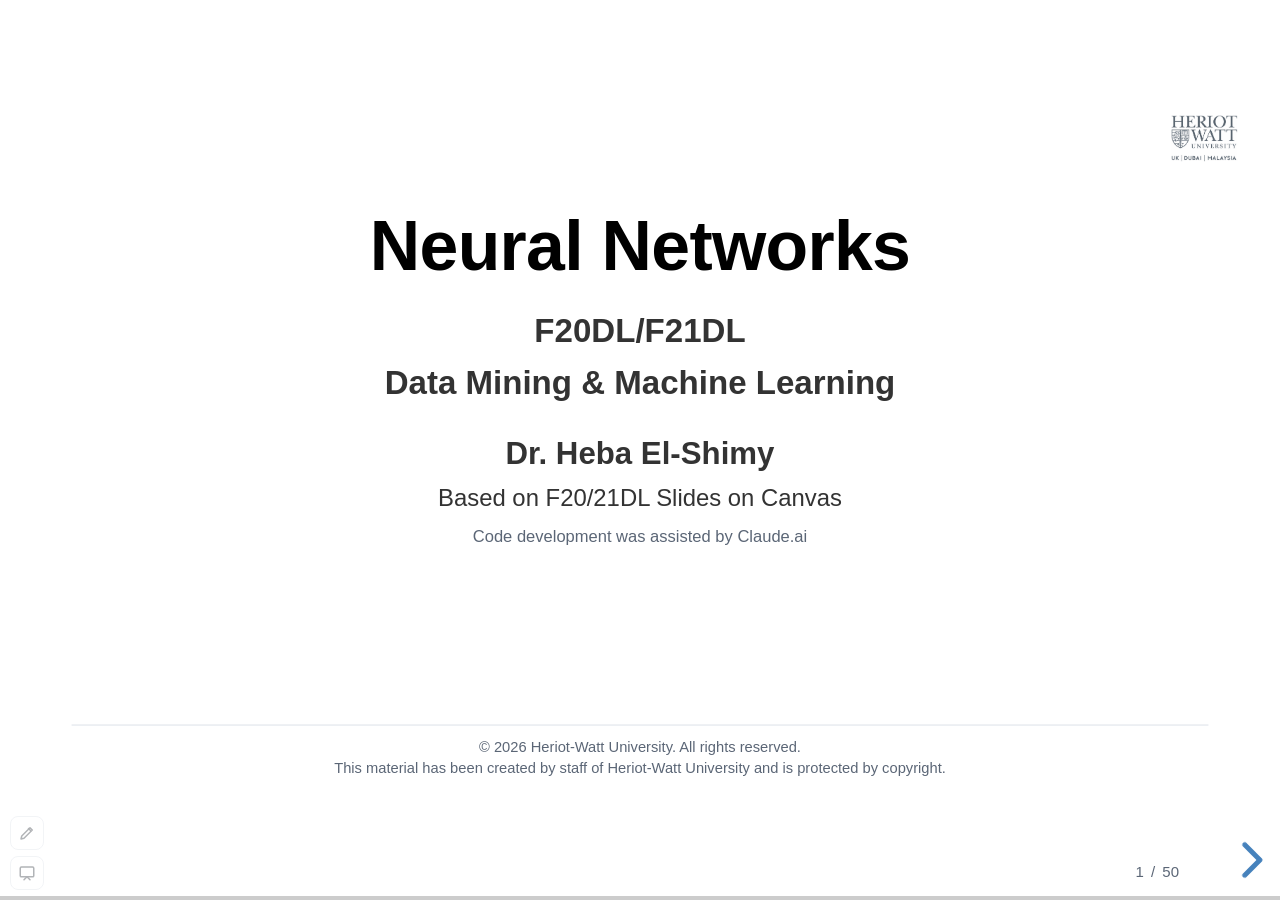
<file: slides/neural-networks.html>
<!doctype html>
<html lang="en">
<head>
<meta charset="utf-8">
<meta name="viewport" content="width=device-width, initial-scale=1">
<title>Neural Networks Lecture</title>
<link rel="icon" href="data:,">
<link rel="stylesheet" href="vendor/reveal/reset.css">
<link rel="stylesheet" href="vendor/reveal/reveal.css">
<link rel="stylesheet" href="vendor/chalkboard/style.css">
<link rel="stylesheet" href="assets/deck.css">
</head>
<body>
<div class="reveal">
<div class="slides">

<!-- ================================================================ 1. Title -->
<section class="title-slide" data-title="Title">
  <img class="logo" src="../images/logo.png" alt="Heriot-Watt University">
  <div class="title-block">
    <h1>Neural Networks</h1>
    <div class="course">F20DL/F21DL</div>
    <div class="course">Data Mining &amp; Machine Learning</div>
    <div class="author">Dr. Heba El-Shimy</div>
    <div class="basis">Based on F20/21DL Slides on Canvas</div>
    <div class="assist">Code development was assisted by Claude.ai</div>
  </div>
  <div class="copyright">
    © 2026 Heriot-Watt University. All rights reserved.<br>
    This material has been created by staff of Heriot-Watt University and is protected by copyright.
  </div>
  <aside class="notes">
    <p><b>Keys:</b> → / Space / clicker = next, ← = back, Esc or O = overview, S = this speaker view, F = full screen, . = black screen, C = draw on the slide, B = whiteboard, Alt+click = zoom, ? = all keys. After clicking inside a demo, the clicker and arrow keys still change slides.</p>
    <p><b>How the maths slides work:</b> on an equation or diagram, each click greys it out and lights up one part in red, with its meaning in words beside or under it. Talk through the lit part, then click. The last click on each maths slide shows everything again.</p>
  </aside>
</section>

<!-- ================================================================ 2. Compare with other algorithms -->
<section>
  <h2>Compare with other Algorithms</h2>
  <div class="rule"></div>
  <ul class="bul" style="font-size: 29px; margin-top: 30px;">
    <li>Decision Trees, kNN
      <ul>
        <li><span class="b">Non-linear</span> decision boundaries</li>
        <li>Eager/Lazy learning</li>
      </ul>
    </li>
    <li>Perceptron, Linear Models, Naive Bayes
      <ul>
        <li><span class="b">Linear</span> decision boundaries</li>
        <li>Error-Driven learning (<span class="b">Gradient Descent</span>)</li>
      </ul>
    </li>
    <li><span class="r">Neural Networks</span>
      <ul>
        <li><span class="b">Non-linear</span> decision boundaries</li>
        <li>Error-Driven learning (<span class="b">Gradient Descent</span> + Chain Rule)</li>
      </ul>
    </li>
  </ul>
  <aside class="notes">
    <p><b>Say:</b> where neural networks sit. Like decision trees and kNN they can draw curved (non-linear) boundaries; like the perceptron and linear models they learn by gradient descent on an error. The one new ingredient for training is the chain rule.</p>
    <p><b>Note for you:</b> Naive Bayes is fitted by counting frequencies, not by gradient descent; it belongs with the linear-boundary models only.</p>
  </aside>
</section>

<!-- ================================================================ 3. Outline -->
<section>
  <h2>Outline</h2>
  <div class="rule"></div>
  <ul class="bul" style="font-size: 32px; margin-top: 30px;">
    <li>What is the <span class="b">XOR Problem</span>?</li>
    <li><span class="b">Multi-Layer Perceptron</span>
      <ul>
        <li>Hidden layers</li>
        <li>Output layer</li>
        <li>Activation functions</li>
      </ul>
    </li>
    <li>Why are Neural Networks so <span class="b">powerful</span>?</li>
    <li><span class="r">Back-propagation</span> training algorithm</li>
    <li>Practical issues</li>
  </ul>
  <aside class="notes">
    <p><b>Say:</b> we start with a tiny problem a single perceptron cannot solve (XOR), build a network that can, see why such networks are so flexible, and then learn how to train them: backpropagation, worked through by hand on the customer data from Lecture 1.</p>
  </aside>
</section>

<!-- ================================================================ 4. Section: XOR -->
<section class="section-slide">
  <div class="section-title"><h1>The XOR Problem</h1></div>
</section>

<!-- ================================================================ 5. Boolean algebra -->
<section>
  <h2>Boolean Algebra</h2>
  <div class="rule"></div>
  <div style="display: flex; justify-content: space-around; margin-top: 50px;">
    <div class="stack-v" style="align-items: center;">
      <h3>AND</h3>
      <table class="data" style="font-size: 28px;">
        <thead><tr><th>A</th><th>B</th><th class="out">A·B</th></tr></thead>
        <tbody><tr><td>1</td><td>1</td><td class="out">1</td></tr><tr><td>0</td><td>0</td><td class="out">0</td></tr><tr><td>1</td><td>0</td><td class="out">0</td></tr><tr><td>0</td><td>1</td><td class="out">0</td></tr></tbody>
      </table>
    </div>
    <div class="stack-v" style="align-items: center;">
      <h3>OR</h3>
      <table class="data" style="font-size: 28px;">
        <thead><tr><th>A</th><th>B</th><th class="out">A+B</th></tr></thead>
        <tbody><tr><td>1</td><td>1</td><td class="out">1</td></tr><tr><td>0</td><td>0</td><td class="out">0</td></tr><tr><td>1</td><td>0</td><td class="out">1</td></tr><tr><td>0</td><td>1</td><td class="out">1</td></tr></tbody>
      </table>
    </div>
    <div class="stack-v" style="align-items: center;">
      <h3>XOR</h3>
      <table class="data" style="font-size: 28px;">
        <thead><tr><th>A</th><th>B</th><th class="out">A ⊕ B</th></tr></thead>
        <tbody><tr><td>1</td><td>1</td><td class="out">0</td></tr><tr><td>0</td><td>0</td><td class="out">0</td></tr><tr><td>1</td><td>0</td><td class="out">1</td></tr><tr><td>0</td><td>1</td><td class="out">1</td></tr></tbody>
      </table>
    </div>
  </div>
  <aside class="notes">
    <p><b>Say:</b> AND is 1 only when both inputs are 1. OR is 1 when at least one is 1. XOR, “exclusive or”, is 1 when exactly one is 1: the inputs differ.</p>
    <p><b>Ask:</b> an everyday XOR? (A light on a staircase with a switch at the top and at the bottom: flipping either switch changes the light.)</p>
  </aside>
</section>

<!-- ================================================================ 6. XOR as a classification problem -->
<section>
  <h2>XOR Problem</h2>
  <div class="rule"></div>
  <div style="display: flex; justify-content: center; align-items: center; gap: 70px; margin-top: 50px;">
    <div class="stack-v" style="align-items: center;">
      <h3>XOR</h3>
      <table class="data" style="font-size: 28px;">
        <thead><tr><th>A</th><th>B</th><th class="out">A ⊕ B</th></tr></thead>
        <tbody><tr><td>1</td><td>1</td><td class="out">0</td></tr><tr><td>0</td><td>0</td><td class="out">0</td></tr><tr><td>1</td><td>0</td><td class="out">1</td></tr><tr><td>0</td><td>1</td><td class="out">1</td></tr></tbody>
      </table>
    </div>
    <img src="../images/arrow.png" alt="becomes" style="width: 80px; margin-top: 50px;">
    <div class="stack-v" style="align-items: center;">
      <h3>Classification data</h3>
      <table class="data" style="font-size: 28px;">
        <thead><tr><th>\(x_1\)</th><th>\(x_2\)</th><th class="out">\(y\)</th></tr></thead>
        <tbody><tr><td>1</td><td>1</td><td class="out">−</td></tr><tr><td>−1</td><td>−1</td><td class="out">−</td></tr><tr><td>1</td><td>−1</td><td class="out">+</td></tr><tr><td>−1</td><td>1</td><td class="out">+</td></tr></tbody>
      </table>
    </div>
  </div>
  <aside class="notes">
    <p><b>Say:</b> turn XOR into a classification problem. Inputs become −1/+1 instead of 0/1 (convenient for tanh, which is centred on 0); the class is + when exactly one input is +1.</p>
  </aside>
</section>

<!-- ================================================================ 7. Linearly inseparable -->
<section>
  <h2>XOR: Linearly Inseparable</h2>
  <div class="rule"></div>
  <figure>
    <img class="fig" src="assets/fig/nn-xor-single-line.png" alt="Left: the four XOR points, +1 at (−1,1) and (1,−1), −1 at (1,1) and (−1,−1). Right: the line x1 + x2 + 1 = 0 gets three right and leaves (1,1) on the wrong side." style="max-height: 500px;">
    <figcaption>Blue circles are \(+1\), red squares are \(-1\). Wherever we draw one straight line, at least one point ends up on the wrong side.</figcaption>
  </figure>
  <aside class="notes">
    <p><b>Say:</b> plot the four points. Blue circles (+) sit on one diagonal, red squares (−) on the other.</p>
    <p><b>Ask before showing the right panel:</b> place a single straight line that separates the classes (draw with C). Any line gets at most 3 of 4 right. A perceptron is exactly one line, so it cannot learn XOR.</p>
  </aside>
</section>

<!-- ================================================================ 8. Section: MLP -->
<section class="section-slide">
  <div class="section-title"><h1>Neural Networks:</h1><h1>Multi-layer Perceptrons</h1></div>
</section>

<!-- ================================================================ 9. Recap perceptron -->
<section>
  <h2>Recap: Perceptron</h2>
  <div class="rule"></div>
  <div class="cols" style="grid-template-columns: minmax(0, 0.9fr) minmax(0, 1.1fr); align-items: center;">
    <ul class="bul" style="font-size: 30px;">
      <li>Perceptron: single <span class="b">neuron</span></li>
      <li>Receives <span class="b">input</span> from D-many neurons</li>
      <li>Each input has a <span class="b">weight</span></li>
      <li>Cell <span class="r">sums</span> up weighted input</li>
      <li>Neuron <span class="r">“fires”</span> if sum &gt; 0</li>
    </ul>
    <figure><img class="fig" src="../images/bio-inspired.png" alt="A biological neuron with dendrites, cell body and axon, above a perceptron: inputs, a weighted sum and a step function" style="max-height: 540px;"></figure>
  </div>
  <aside class="notes">
    <p><b>Say:</b> a perceptron is one artificial neuron: a weighted sum of its inputs, and it “fires” if the sum is above 0. The inspiration is biological: dendrites bring signals in, the cell body adds them up, the axon sends the result on.</p>
  </aside>
</section>

<!-- ================================================================ 10. MLPs -->
<section>
  <h2>Neural Networks: Multi-layer Perceptrons</h2>
  <div class="rule"></div>
  <ul class="bul" style="font-size: 30px; margin-top: 30px;">
    <li>We can think of neural networks as <span class="r">combination</span> of <span class="b">multiple perceptrons</span>
      <ul><li><span class="b">Multilayer perceptron (MLP)</span></li></ul>
    </li>
    <li>Why would we want to do that?
      <ul>
        <li>Discover more <span class="r">complex</span> (a.k.a. non-linear) <span class="b">decision boundaries</span></li>
        <li>Learn <span class="b">combinations of features</span></li>
      </ul>
    </li>
  </ul>
  <aside class="notes">
    <p><b>Say:</b> stack perceptrons. A layer of hidden units, each one a perceptron-like line, feeds an output unit that combines them. Combining several lines lets the network draw bent boundaries, and the hidden units learn useful combinations of features by themselves.</p>
  </aside>
</section>

<!-- ================================================================ 11. Design a 2-layer MLP -->
<section>
  <h2>Let’s design a 2-layer MLP</h2>
  <div class="rule"></div>
  <div class="cols" style="grid-template-columns: minmax(0, 1.15fr) minmax(0, 0.85fr); align-items: center;">
    <ul class="bul eqx" style="font-size: 26px;">
      <li>Layer-2: \(\hat{y} = g(\mathbf{v} \cdot \mathbf{h})\)</li>
      <li>Layer-1: \(h_i = f(\mathbf{w}_i \cdot \mathbf{x})\)</li>
      <li>\(f, g\) are called activation/link functions
        <ul>
          <li><span class="r">hyperbolic tangent (\(\tanh\))</span></li>
          <li><span class="b">Sigmoid \(\sigma(x) = \frac{1}{e^{-x} + 1}\)</span></li>
          <li>Rectified Linear Unit (ReLU)</li>
          <li>Identity (usually not in Layer-1)</li>
        </ul>
      </li>
      <li>Set \(f = \tanh,\ g = \mathit{identity}\)</li>
      <li>\(\hat{y} = \class{p-sum}{\sum_i} \class{p-v}{v_i} \class{p-tanh}{\tanh(\class{p-dot}{\mathbf{w}_i \cdot \mathbf{x}})} = \mathbf{v} \cdot \tanh(\mathbf{W} \cdot \mathbf{x})\)</li>
    </ul>
    <div class="stack-v" style="gap: 0;">
      <figure><img class="fig" src="../images/mlp1.png" alt="A two-layer network: four inputs, two hidden units f with weights w, one output unit g with weights v1 and v2" style="max-height: 430px;"></figure>
      <ol class="parts caption" style="font-size: 20px;">
        <li class="fragment" data-part="p-dot"><span class="k">\(\mathbf{w}_i \cdot \mathbf{x}\)</span><span>hidden unit \(i\)’s weighted sum of the inputs: a perceptron’s score</span></li>
        <li class="fragment" data-part="p-tanh"><span class="k">\(\tanh(\ldots)\)</span><span>squashed into \((-1, 1)\): this is the hidden unit’s output \(h_i\)</span></li>
        <li class="fragment" data-part="p-v"><span class="k">\(v_i\)</span><span>how much the output listens to hidden unit \(i\)</span></li>
        <li class="fragment" data-part="p-sum"><span class="k">\(\sum_i\)</span><span>add over the hidden units: the output is a weighted sum of their outputs</span></li>
        <li class="fragment"><span class="k">in words</span><span>weighted sums, squashed by tanh, then a weighted sum of those</span></li>
      </ol>
    </div>
  </div>
  <aside class="notes">
    <p><b>Clicks:</b> the caption under the picture reads the last equation from the inside out: 1) weighted sum, 2) tanh, 3) the output weight v_i, 4) the sum over hidden units, 5) the whole thing in words.</p>
    <p><b>Say:</b> two layers. Layer 1: each hidden unit i takes a weighted sum of the inputs, w_i·x, and passes it through an activation f. Layer 2: the output takes a weighted sum of the hidden outputs with weights v and passes it through g. We choose f = tanh and g = identity (no squashing at the output).</p>
    <p><b>Say:</b> the last line writes all hidden units at once: tanh(W·x) is the list of hidden outputs, and v· that list is the output.</p>
  </aside>
</section>

<!-- ================================================================ 11b. Forward pass labelled -->
<section>
  <h2>One Forward Pass, Labelled</h2>
  <div class="rule"></div>
  <div class="cols" style="grid-template-columns: 600px minmax(0, 1fr); gap: 30px; align-items: center;">
    <div class="eqx">
      <svg class="diagram net" viewBox="0 0 640 330" role="img" aria-label="A network with inputs x1, x2, x3, two tanh hidden units h1 and h2, and an output y-hat; the error e = y − y-hat gives the loss L.">
      <line x1="82" y1="70" x2="270" y2="110" class="edge p-w1"/>
      <line x1="82" y1="170" x2="270" y2="110" class="edge p-w1"/>
      <line x1="82" y1="270" x2="270" y2="110" class="edge p-w1"/>
      <line x1="330" y1="110" x2="450" y2="162" class="edge p-v"/>
      <line x1="82" y1="70" x2="270" y2="230" class="edge p-u2"/>
      <line x1="82" y1="170" x2="270" y2="230" class="edge p-u2"/>
      <line x1="82" y1="270" x2="270" y2="230" class="edge p-u2"/>
      <line x1="330" y1="230" x2="450" y2="178" class="edge p-v"/>
      <text x="175" y="62" class="lab p-w1">w<tspan class="sub" dy="5">1</tspan></text>
      <text x="175" y="300" class="lab p-u2">w<tspan class="sub" dy="5">2</tspan></text>
      <text x="395" y="122" class="lab p-v">v<tspan class="sub" dy="5">1</tspan></text>
      <text x="395" y="236" class="lab p-v">v<tspan class="sub" dy="5">2</tspan></text>
      <g class="p-x"><circle cx="60" cy="70" r="22" class="node in"/><text x="60" y="76" class="lab mid">x<tspan class="sub" dy="5">1</tspan></text></g>
      <g class="p-x"><circle cx="60" cy="170" r="22" class="node in"/><text x="60" y="176" class="lab mid">x<tspan class="sub" dy="5">2</tspan></text></g>
      <g class="p-x"><circle cx="60" cy="270" r="22" class="node in"/><text x="60" y="276" class="lab mid">x<tspan class="sub" dy="5">3</tspan></text></g>
      <g class="p-h1"><circle cx="300" cy="110" r="30" class="node hid"/><text x="300" y="115" class="lab mid small">tanh</text></g>
      <text x="300" y="68" class="lab mid p-a1">a<tspan class="sub" dy="5">1</tspan><tspan dy="-5"> = w</tspan><tspan class="sub" dy="5">1</tspan><tspan dy="-5">·x</tspan></text>
      <text x="340" y="88" class="lab p-h1 ">h<tspan class="sub" dy="5">1</tspan></text>
      <g class="p-u2"><circle cx="300" cy="230" r="30" class="node hid"/><text x="300" y="235" class="lab mid small">tanh</text></g>
      <text x="300" y="284" class="lab mid p-u2">a<tspan class="sub" dy="5">2</tspan><tspan dy="-5"> = w</tspan><tspan class="sub" dy="5">2</tspan><tspan dy="-5">·x</tspan></text>
      <text x="340" y="264" class="lab p-u2 ">h<tspan class="sub" dy="5">2</tspan></text>
      <g class="p-y"><circle cx="480" cy="170" r="30" class="node outn"/><text x="480" y="177" class="lab mid">ŷ</text></g>
      <g class="p-e"><line x1="510" y1="170" x2="542" y2="170" class="edge"/><text x="548" y="166" class="lab">e = y − ŷ</text><text x="548" y="192" class="lab">L = ½ e²</text></g>
      </svg>
    </div>
    <ol class="parts" style="font-size: 21px; gap: 8px;">
      <li class="fragment" data-part="p-x"><span class="k">\(\mathbf{x}\)</span><span>the inputs: one example, e.g. a customer’s three services</span></li>
      <li class="fragment" data-part="p-w1"><span class="k">\(\mathbf{w}_1\)</span><span>the weights into hidden unit 1, one per input</span></li>
      <li class="fragment" data-part="p-a1"><span class="k">\(a_1\)</span><span>unit 1’s weighted sum \(\mathbf{w}_1 \cdot \mathbf{x}\), like a perceptron’s score</span></li>
      <li class="fragment" data-part="p-h1"><span class="k">\(h_1\)</span><span>\(\tanh(a_1)\): squashed into \((-1, 1)\), the unit’s output</span></li>
      <li class="fragment" data-part="p-u2"><span class="k">unit 2</span><span>the same, with its own weights \(\mathbf{w}_2\)</span></li>
      <li class="fragment" data-part="p-v"><span class="k">\(v_1, v_2\)</span><span>how much the output listens to each hidden unit</span></li>
      <li class="fragment" data-part="p-y"><span class="k">\(\hat{y}\)</span><span>\(v_1 h_1 + v_2 h_2\): the output</span></li>
      <li class="fragment" data-part="p-e"><span class="k">\(e, L\)</span><span>the error \(y - \hat{y}\) and the loss \(\frac{1}{2}e^2\) for this example</span></li>
      <li class="fragment"><span class="k">bias</span><span>in practice a constant 1 joins \(\mathbf{x}\) and \(\mathbf{h}\), so each unit gets one extra weight</span></li>
    </ol>
  </div>
  <aside class="notes">
    <p><b>Why this slide:</b> every later slide uses these names. Here they are on one picture, in the order the computation happens.</p>
    <p><b>Clicks:</b> 1) the inputs x. 2) the weights into hidden unit 1. 3) a₁, its weighted sum. 4) h₁ = tanh(a₁), its output. 5) unit 2 does the same with its own weights. 6) the output weights v₁, v₂. 7) the output ŷ = v₁h₁ + v₂h₂. 8) the error e = y − ŷ and the loss ½e². 9) the bias note.</p>
    <p><b>Say:</b> forward means left to right: inputs → weighted sums → tanh → weighted sum → output → error. Backpropagation will run right to left along the same picture.</p>
    <p><b>Watch out:</b> a_i is the weighted sum before tanh; h_i is after tanh. Keep the two apart: the gradient needs both.</p>
  </aside>
</section>

<!-- ================================================================ 12. Activation functions -->
<section>
  <h2>Activation Functions</h2>
  <div class="rule"></div>
  <div class="cols even" style="align-items: center;">
    <ul class="bul" style="font-size: 28px;">
      <li>Activation functions are usually <span class="b">non-linear</span> functions</li>
      <li>Surrogates to <span style="color: #306F1D;">non-linear</span> as in the perceptron</li>
      <li>BUT they are <span class="b">differentiable</span>!
        <ul>
          <li><span class="r">hyperbolic tangent \((-1, 1)\)</span></li>
          <li><span class="b">Sigmoid \((0, 1)\)</span></li>
        </ul>
      </li>
    </ul>
    <figure><img class="fig" src="../images/activations.png" alt="The sign step function, the sigmoid between 0 and 1, and tanh between −1 and 1" style="max-height: 460px;"></figure>
  </div>
  <aside class="notes">
    <p><b>Say:</b> the perceptron used the sign function (green in the plot): a hard step. It has no useful slope: flat everywhere except a jump at 0, so gradient descent gets no direction from it. tanh and the sigmoid are smooth versions of the step, so they have a slope everywhere.</p>
    <p><b>Refresher:</b> tanh goes from −1 to 1 and the sigmoid from 0 to 1, but they are the same shape: tanh(a) = 2σ(2a) − 1. The slope of tanh is 1 − tanh², largest (1) at 0 and close to 0 far from 0.</p>
  </aside>
</section>

<!-- ================================================================ 13. Solving XOR by hand -->
<section>
  <h2>Solving XOR by Hand</h2>
  <div class="rule"></div>
  <div class="cols" style="grid-template-columns: minmax(0, 0.95fr) minmax(0, 1.05fr); gap: 36px;">
    <div class="stack-v eqx" style="font-size: 25px;">
      <p>Two tanh hidden units and an identity output, with hand-picked weights:</p>
      <div>Hidden unit 1 \(\approx\) <span class="b">OR</span>: \[ h_1 = \tanh(\class{p-or}{5x_1 + 5x_2 + 5}) \]</div>
      <div>Hidden unit 2 \(\approx\) <span class="b">AND</span>: \[ h_2 = \tanh(\class{p-and}{5x_1 + 5x_2 - 5}) \]</div>
      <div>Output, “OR and not AND”: \[ \hat{y} = \class{p-out}{h_1 - h_2 - 1}, \quad \text{predict } \mathrm{sign}(\hat{y}) \]</div>
    </div>
    <div class="stack-v">
      <table class="data" style="font-size: 23px;">
        <thead><tr><th>\(x_1\)</th><th>\(x_2\)</th><th>\(h_1\)</th><th>\(h_2\)</th><th>\(\hat{y}\)</th><th class="out">target</th></tr></thead>
        <tbody>
          <tr class="fragment" data-fragment-index="4"><td>−1</td><td>−1</td><td class="num">−1.00</td><td class="num">−1.00</td><td class="num">−1.00</td><td class="out">−1</td></tr>
          <tr class="fragment" data-fragment-index="5"><td>−1</td><td>+1</td><td class="num">+1.00</td><td class="num">−1.00</td><td class="num">+1.00</td><td class="out">+1</td></tr>
          <tr class="fragment" data-fragment-index="6"><td>+1</td><td>−1</td><td class="num">+1.00</td><td class="num">−1.00</td><td class="num">+1.00</td><td class="out">+1</td></tr>
          <tr class="fragment" data-fragment-index="7"><td>+1</td><td>+1</td><td class="num">+1.00</td><td class="num">+1.00</td><td class="num">−1.00</td><td class="out">−1</td></tr>
        </tbody>
      </table>
      <p class="small muted">\(\tanh(5) \approx 0.9999\), so each hidden unit is almost a ±1 switch.</p>
      <ol class="parts caption" style="font-size: 20px; min-height: 92px;">
        <li class="fragment" data-fragment-index="1" data-part="p-or"><span class="k">OR</span><span>\(5x_1 + 5x_2 + 5\) is negative only when both inputs are \(-1\) (it is \(-5\)), so \(h_1 \approx +1\) unless both are off</span></li>
        <li class="fragment" data-fragment-index="2" data-part="p-and"><span class="k">AND</span><span>\(5x_1 + 5x_2 - 5\) is positive only when both inputs are \(+1\) (it is \(+5\)), so \(h_2 \approx +1\) only when both are on</span></li>
        <li class="fragment" data-fragment-index="3" data-part="p-out"><span class="k">XOR</span><span>\(h_1 - h_2 - 1 = +1\) when OR is on and AND is off (\(1 + 1 - 1\)); otherwise \(-1\)</span></li>
      </ol>
      <div class="callout fragment" data-fragment-index="8">Each hidden unit is one line, like a perceptron. The output unit combines the two lines.</div>
    </div>
  </div>
  <aside class="notes">
    <p><b>Clicks:</b> 1–3) read the three equations; 4–7) one table row per input; 8) the take-away.</p>
    <p><b>Click 1 (OR):</b> 5x₁ + 5x₂ + 5 is −5 for (−1, −1), +5 for one +1 and one −1, +15 for (1, 1). tanh turns these into about −1, +1, +1: “on unless both are off”, OR.</p>
    <p><b>Click 2 (AND):</b> 5x₁ + 5x₂ − 5 is +5 only for (1, 1), otherwise −5 or −15. So h₂ ≈ +1 only when both are on: AND.</p>
    <p><b>Click 3 (XOR):</b> h₁ − h₂ − 1. OR on, AND off: 1 − (−1) − 1 = +1. Both off: −1 − (−1) − 1 = −1. Both on: 1 − 1 − 1 = −1.</p>
    <p><b>Ask for each row before clicking:</b> what are h₁ and h₂? They only need the sign of the bracket.</p>
    <p><b>Say:</b> the middle two rows land on the same hidden point (+1, −1); that is the next slide. Students can change these weights in the NeuralNetworks notebook and re-run.</p>
  </aside>
</section>

<!-- ================================================================ 14. Hidden space -->
<section>
  <h2>How the Hidden Layer Solves XOR</h2>
  <div class="rule"></div>
  <figure>
    <img class="fig" src="assets/fig/nn-xor-hidden-space.png" alt="Left: input space with two parallel lines, h1 = 0 and h2 = 0, giving a band-shaped region. Right: hidden space where the points sit at corners and the line h1 − h2 − 1 = 0 separates them." style="max-height: 530px;">
    <figcaption>The output unit only sees \((h_1, h_2)\). The inputs \((-1, 1)\) and \((1, -1)\) both map to the hidden point \((1, -1)\), and one straight line separates the classes.</figcaption>
  </figure>
  <aside class="notes">
    <p><b>Say:</b> left: each hidden unit draws one line, h₁ = 0 (teal) and h₂ = 0 (orange). The blue band between them is where the network says +.</p>
    <p><b>Say:</b> right: instead of plotting each input at (x₁, x₂), plot it at its hidden values (h₁, h₂). The two + inputs land on the same point, and now one straight line separates + from −. That is what a hidden layer does: it moves the data to a space where the problem becomes linear.</p>
  </aside>
</section>

<!-- ================================================================ 15. DEMO XOR hidden space -->
<section class="demo" data-demo="../demos/xor-hidden-layer.html" data-title="XOR Hidden Space">
  <aside class="notes">
    A sequence that works:
    1) “Solved: OR and not AND” shows the weights from the last slide.
    2) Drag a hidden-unit slider and watch its line move on the left and the points move on the right.
    3) “Random start”, then Play: training finds its own solution.
    4) Untick “Use biases”: (1,1) and (−1,−1) are forced to opposite sides, so one is always wrong.
    5) Switch the hidden activation to identity: hidden space becomes a stretched copy of input space, and XOR stays unsolved.
  </aside>
</section>

<!-- ================================================================ 16. Function approximation -->
<section>
  <h2>Function Approximation with Neural Networks</h2>
  <div class="rule"></div>
  <ul class="bul" style="font-size: 26px;">
    <li><span class="b">Problem formulation</span>
      <ul>
        <li>Set of possible instances \(X\)
          <ul><li><span class="r">Each instance \(\mathbf{x} \in X\) is a feature vector \(\mathbf{x} = [x_1, \ldots, x_D]\)</span></li></ul>
        </li>
        <li>Unknown target function \(f: X \rightarrow Y\)
          <ul><li><span class="r">\(Y\) is binary valued \(\{-1, +1\}\)</span></li></ul>
        </li>
        <li>Set of function hypotheses \(H = \{h \mid h: X \rightarrow Y\}\)
          <ul><li><span class="r">???</span></li></ul>
        </li>
      </ul>
    </li>
    <li><span class="b">Input</span>
      <ul><li>Training examples \(\{(\mathbf{x}^{(1)}, y^{(1)}), \ldots, (\mathbf{x}^{(N)}, y^{(N)})\}\) of unknown target function \(f\)</li></ul>
    </li>
    <li><span class="b">Output</span>
      <ul><li>Hypothesis \(h \in H\) that best approximates function \(f\)</li></ul>
    </li>
  </ul>
  <aside class="notes">
    <p><b>Say:</b> the general learning set-up: examples x with labels from some unknown function f; we choose a hypothesis h from a set H that matches f as well as possible on the training data.</p>
    <p><b>Ask:</b> what is H for a neural network? (Every function the network can compute with this architecture: one function for each setting of the weights W and v.) The next slide says how big that set is.</p>
  </aside>
</section>

<!-- ================================================================ 17. Universal approximation -->
<section>
  <h2>Two-Layer Networks are Universal Function Approximators</h2>
  <div class="rule"></div>
  <div class="box" style="font-size: 27px; margin-top: 40px; padding: 20px 26px;">
    <p><b>Theorem:</b> Let \(F\) be a continuous function on a closed, bounded subset of \(D\)-dimensional space, and let \(\epsilon &gt; 0\). Then there exists a two-layer neural network \(\hat{F}\) (sigmoid or tanh hidden units with biases, linear output) with a finite number of hidden units that approximates \(F\) arbitrarily well. Namely, for all \(\mathbf{x}\) in the domain of \(F\),
      \[ |F(\mathbf{x}) - \hat{F}(\mathbf{x})| &lt; \epsilon \]</p>
  </div>
  <p style="font-size: 30px; margin-top: 30px;">… or put simply, with enough hidden units, two-layer networks can <span class="r">approximate</span> any continuous function on a bounded region!</p>
  <aside class="notes">
    <p><b>Say in plain words:</b> give a two-layer network enough hidden units and it can match any unbroken (continuous) curve, one you could draw without lifting the pen, even with corners, as closely as you like over a limited range. Picture each tanh unit as a smooth step; with enough steps of the right heights in the right places you can trace any curve, like building a hill from bricks.</p>
    <p><b>Say:</b> the theorem says such a network exists. It does not say how many hidden units we need, or that gradient descent will find the weights.</p>
    <p><b>The conditions matter:</b> the function must be continuous, the region closed and bounded, and the hidden units need biases (the XOR slides later show that a tanh network without biases cannot output any constant except 0: its output at −x is always minus its output at x).</p>
  </aside>
</section>

<!-- ================================================================ 18. Design question -->
<section>
  <h2>Design Question</h2>
  <div class="rule"></div>
  <ul class="bul" style="font-size: 30px; margin-top: 30px;">
    <li>How many <span class="b">hidden units</span>? How many <span class="b">layers</span>?
      <ul>
        <li>Inductive bias / Regularisation</li>
        <li><span class="r">More hidden units</span> yield more <span class="b">complex functions</span>
          <ul><li>Overfitting</li></ul>
        </li>
        <li><span class="r">Fewer hidden units</span> requires <span class="b">fewer examples</span> to train</li>
      </ul>
    </li>
  </ul>
  <aside class="notes">
    <p><b>Say:</b> the number of hidden units K is a choice we make (a hyperparameter). More units: more flexible, but they can memorise noise (overfitting) and need more data. Fewer units: simpler functions that need fewer examples. In practice, try a few values and compare them on validation data.</p>
  </aside>
</section>

<!-- ================================================================ 19. Section: backprop -->
<section class="section-slide">
  <div class="section-title"><h1>Training Neural Networks:</h1><h1>Backpropagation</h1></div>
</section>

<!-- ================================================================ 20. Training neural networks -->
<section>
  <h2>Training Neural Networks</h2>
  <div class="rule"></div>
  <div class="cols" style="grid-template-columns: minmax(0, 0.8fr) minmax(0, 1.2fr); align-items: center;">
    <figure><img class="fig" src="../images/mlp4.png" alt="A two-layer network with blue arrows pointing down from the output to the hidden layer" style="max-height: 560px;"></figure>
    <div class="stack-v" style="font-size: 34px;">
      <p>Backpropagation algorithm =</p>
      <p><span class="b">Gradient descent</span> + <span class="r">Chain rule</span></p>
      <ul class="bul small" style="font-size: 23px; margin-top: 20px;">
        <li><b>Forward:</b> compute \(\mathbf{h}\) and \(\hat{y}\), layer by layer</li>
        <li><b>Backward:</b> pass the error back down, layer by layer (the arrows), to get every weight’s gradient</li>
      </ul>
    </div>
  </div>
  <aside class="notes">
    <p><b>Say:</b> training is gradient descent, as in Lecture 1. The new difficulty: the hidden weights affect the loss only indirectly, through the hidden units and then the output. The chain rule handles that. Computing the slopes layer by layer, from the output back towards the inputs (the blue arrows), is called backpropagation.</p>
  </aside>
</section>

<!-- ================================================================ 21. Training objective -->
<section>
  <h2>What’s our training objective?</h2>
  <div class="rule"></div>
  <ul class="bul eqx" style="font-size: 26px;">
    <li>We will consider the following <span class="b">objective</span>
      \[ \min_{\mathbf{W}, \mathbf{v}} L(\mathbf{W}, \mathbf{v}) = \class{p-min}{\min_{\mathbf{W}, \mathbf{v}}} \class{p-sum}{\sum_n} \class{p-half}{\frac{1}{2}} \Big( \class{p-y}{y_n} - \class{p-yhat}{\sum_i v_i \cdot f(\mathbf{w}_i \cdot \mathbf{x}_n)} \Big)^2
      \quad \text{where} \quad \hat{y}_n = \sum_i v_i \cdot f(\mathbf{w}_i \cdot \mathbf{x}_n) \]
      <ul>
        <li>i.e., our goal is to find parameters \(\mathbf{W}, \mathbf{v}\) that <span class="r">minimise</span> <span class="b">squared error</span></li>
        <li><span class="b">\(N\) examples with \(\mathbf{x}_n, y_n\)</span></li>
      </ul>
    </li>
    <li>Other objectives are possible (exponential, logistic, etc.)</li>
    <li>Weight regularisation</li>
  </ul>
  <ol class="parts caption">
    <li class="fragment" data-part="p-min"><span class="k">\(\min_{\mathbf{W}, \mathbf{v}}\)</span><span>find the hidden weights \(\mathbf{W}\) and output weights \(\mathbf{v}\) that make the rest as small as possible</span></li>
    <li class="fragment" data-part="p-yhat"><span class="k">\(\sum_i v_i f(\ldots)\)</span><span>the network’s prediction \(\hat{y}_n\): the hidden outputs, weighted by \(\mathbf{v}\)</span></li>
    <li class="fragment" data-part="p-y p-yhat"><span class="k">\(y_n - \hat{y}_n\)</span><span>the error on example \(n\), squared as in Lecture 1</span></li>
    <li class="fragment" data-part="p-half"><span class="k">\(\frac{1}{2}\)</span><span>a convenience: it cancels the 2 that appears when we take the slope of the square</span></li>
    <li class="fragment" data-part="p-sum"><span class="k">\(\sum_n\)</span><span>add over all \(N\) training examples</span></li>
    <li class="fragment"><span class="k">so</span><span>the same squared error as Lecture 1, with the network as the predictor</span></li>
  </ol>
  <aside class="notes">
    <p><b>Clicks:</b> 1) min over W and v. 2) the network’s prediction. 3) the error. 4) the ½. 5) the sum over examples. 6) the whole objective again.</p>
    <p><b>Say:</b> the same squared error as Lecture 1. The only change is what ŷ is: before, a weighted sum of the inputs; now, a weighted sum of the hidden outputs, which are themselves tanh of weighted sums of the inputs.</p>
    <p><b>For the ½:</b> it changes nothing about where the minimum is. It is there so that, when we take the slope of the square, the 2 from the square cancels it and the formulas come out clean.</p>
  </aside>
</section>

<!-- ================================================================ 22. Recap GD -->
<section>
  <h2>Recap: General Gradient Descent Algorithm</h2>
  <div class="rule"></div>
  <div class="algo" style="font-size: 22px; max-width: none;">
    <div class="head"><b>Algorithm:</b> GRADIENT DESCENT(\(L(\mathbf{w}, b; \mathbf{D}), \mathbf{D}, maxIter, \eta_1, \ldots, \eta_k\))</div>
    <ol>
      <li><span>\(\mathbf{w}^{(0)} \leftarrow \langle 0, 0, \ldots, 0 \rangle,\ b^{(0)} \leftarrow 0\)</span><span class="cmt">// initialise the weights vector and bias</span></li>
      <li><span><b>for</b> \(k = 1 \ldots maxIter\) <b>do</b></span></li>
      <li><span class="i1">\(\mathbf{g}^{(k)} \leftarrow \nabla_{\mathbf{w}, b} L(\mathbf{w}, b; \mathbf{D})\big|_{\mathbf{w}^{(k-1)}, b^{(k-1)}}\)</span><span class="cmt">// gradient (slope of the loss) at the current point</span></li>
      <li class="hl"><span class="i1">\(\mathbf{w}^{(k)} \leftarrow \mathbf{w}^{(k-1)} - \eta^{(k)} \mathbf{g}^{(k)}\)</span><span class="cmt">// step down the gradient</span></li>
      <li class="hl"><span class="i1">\(b^{(k)} \leftarrow b^{(k-1)} - \eta^{(k)} \frac{\partial L}{\partial b}\)</span><span class="cmt">// update the bias the same way</span></li>
      <li><span><b>end for</b></span></li>
      <li><span><b>return</b> \(\mathbf{w}^{(k)}, b^{(k)}\)</span></li>
    </ol>
  </div>
  <div style="display: grid; grid-template-columns: repeat(3, minmax(0, 1fr)); gap: 6px 30px; font-size: 18px; margin-top: 18px;">
    <div><b>Greek letters</b><br>\(\eta\) (eta): learning rate, the step size<br>\(\nabla\) (nabla): gradient, the vector of partial derivatives<br>\(\partial\): partial derivative</div>
    <div><b>Notation</b><br>\(\mathbf{w}^{(k)}\): value of \(\mathbf{w}\) at iteration \(k\)<br>\(\langle 0, \ldots, 0 \rangle\): vector of zeros<br>\(\leftarrow\): assignment<br>\(\big|_{\mathbf{w}^{(k-1)}, b^{(k-1)}}\): evaluated at the previous values</div>
    <div><b>Variables</b><br>\(\mathbf{w}, b\): weights and bias we optimise<br>\(L\): loss, the prediction error<br>\(\mathbf{D}\): the training data<br>\(\mathbf{g}\): gradient, the update direction<br>\(k\): iteration number</div>
  </div>
  <aside class="notes">
    <p><b>Say:</b> the general recipe from Lecture 1: start somewhere, compute the slope of the loss at the current weights, step against it, repeat. The legend below defines every symbol on the slide.</p>
    <p><b>Say:</b> the only new part for a network is line 3: we need the slope for every weight, in both layers. Backprop is how we compute it.</p>
  </aside>
</section>

<!-- ================================================================ 23. Toolbox -->
<section>
  <h2>Backprop Toolbox: Five Facts</h2>
  <div class="rule"></div>
  <p class="muted" style="font-size: 23px;">The next slides use only these. Keep them in view while we derive the gradients.</p>
  <div class="toolbox">
    <div class="tool span2">
      <span class="name">1 · Chain rule</span>
      <span class="fact">If \(L\) depends on \(w\) only through \(u\): \(\quad \dfrac{\partial L}{\partial w} = \dfrac{\partial L}{\partial u} \cdot \dfrac{\partial u}{\partial w}\)</span>
      <span class="use">Used at every step: follow the path from the weight to the loss</span>
    </div>
    <div class="tool">
      <span class="name">2 · Squared error</span>
      <span class="fact">\(L = \frac{1}{2} e^2,\ e = y - \hat{y} \ \Rightarrow\ \dfrac{\partial L}{\partial \hat{y}} = -e\)</span>
      <span class="use">The start of both gradients</span>
    </div>
    <div class="tool">
      <span class="name">3 · Weighted sum</span>
      <span class="fact">\(g = \sum_i v_i h_i \ \Rightarrow\ \dfrac{\partial g}{\partial v_i} = h_i,\ \ \dfrac{\partial g}{\partial h_i} = v_i\)</span>
      <span class="use">Output weights, and passing the error back to \(h_i\)</span>
    </div>
    <div class="tool">
      <span class="name">4 · Dot product</span>
      <span class="fact">\(\dfrac{\partial (\mathbf{w}_i \cdot \mathbf{x})}{\partial \mathbf{w}_i} = \mathbf{x}\)</span>
      <span class="use">Hidden weights (as in linear regression)</span>
    </div>
    <div class="tool">
      <span class="name">5 · tanh</span>
      <span class="fact">\(\tanh'(a) = 1 - \tanh^2(a)\)</span>
      <span class="use">Going through the hidden activation</span>
    </div>
  </div>
  <aside class="notes">
    <p><b>Say:</b> five facts, all from Lecture 1 except tanh’s slope. Facts 2 and 3 cover the output layer; facts 4 and 5 are needed for the hidden layer; fact 1 glues them together.</p>
    <p><b>Tip:</b> copy these five onto the whiteboard (B) in a corner, then come back (B again) and point to each one when it is used. Most students who get lost in a derivation are missing one of these facts, not the logic.</p>
    <p><b>Refresher on fact 5:</b> tanh’s slope can be written with tanh itself: 1 − tanh²(a). At a = 0 it is 1 (steepest); at a = 3 it is 1 − 0.995² ≈ 0.01 (flat).</p>
  </aside>
</section>

<!-- ================================================================ 23b. Chain rule along a path -->
<section>
  <h2>Backprop Is the Chain Rule Along a Path</h2>
  <div class="rule"></div>
  <div class="cols" style="grid-template-columns: 540px minmax(0, 1fr); gap: 24px; align-items: center;">
    <div class="eqx">
      <svg class="diagram net" viewBox="0 0 640 330" role="img" aria-label="A network with inputs x1, x2, x3, two tanh hidden units h1 and h2, and an output y-hat; the error e = y − y-hat gives the loss L.">
      <line x1="82" y1="70" x2="270" y2="110" class="edge c-x"/>
      <line x1="82" y1="170" x2="270" y2="110" class="edge c-x"/>
      <line x1="82" y1="270" x2="270" y2="110" class="edge c-x"/>
      <line x1="330" y1="110" x2="450" y2="162" class="edge c-v"/>
      <line x1="82" y1="70" x2="270" y2="230" class="edge "/>
      <line x1="82" y1="170" x2="270" y2="230" class="edge "/>
      <line x1="82" y1="270" x2="270" y2="230" class="edge "/>
      <line x1="330" y1="230" x2="450" y2="178" class="edge "/>
      <text x="175" y="62" class="lab c-x">w<tspan class="sub" dy="5">1</tspan></text>
      <text x="175" y="300" class="lab ">w<tspan class="sub" dy="5">2</tspan></text>
      <text x="395" y="122" class="lab c-v">v<tspan class="sub" dy="5">1</tspan></text>
      <text x="395" y="236" class="lab ">v<tspan class="sub" dy="5">2</tspan></text>
      <g class="c-x"><circle cx="60" cy="70" r="22" class="node in"/><text x="60" y="76" class="lab mid">x<tspan class="sub" dy="5">1</tspan></text></g>
      <g class="c-x"><circle cx="60" cy="170" r="22" class="node in"/><text x="60" y="176" class="lab mid">x<tspan class="sub" dy="5">2</tspan></text></g>
      <g class="c-x"><circle cx="60" cy="270" r="22" class="node in"/><text x="60" y="276" class="lab mid">x<tspan class="sub" dy="5">3</tspan></text></g>
      <g class="c-h"><circle cx="300" cy="110" r="30" class="node hid"/><text x="300" y="115" class="lab mid small">tanh</text></g>
      <text x="300" y="68" class="lab mid c-h">a<tspan class="sub" dy="5">1</tspan><tspan dy="-5"> = w</tspan><tspan class="sub" dy="5">1</tspan><tspan dy="-5">·x</tspan></text>
      <text x="340" y="88" class="lab c-h ">h<tspan class="sub" dy="5">1</tspan></text>
      <g class=""><circle cx="300" cy="230" r="30" class="node hid"/><text x="300" y="235" class="lab mid small">tanh</text></g>
      <text x="300" y="284" class="lab mid ">a<tspan class="sub" dy="5">2</tspan><tspan dy="-5"> = w</tspan><tspan class="sub" dy="5">2</tspan><tspan dy="-5">·x</tspan></text>
      <text x="340" y="264" class="lab  ">h<tspan class="sub" dy="5">2</tspan></text>
      <g class="c-e"><circle cx="480" cy="170" r="30" class="node outn"/><text x="480" y="177" class="lab mid">ŷ</text></g>
      <g class="c-e"><line x1="510" y1="170" x2="542" y2="170" class="edge"/><text x="548" y="166" class="lab">e = y − ŷ</text><text x="548" y="192" class="lab">L = ½ e²</text></g>
      </svg>
    </div>
    <div class="stack-v" style="font-size: 23px;">
      <p>How does the loss change if we nudge a weight in \(\mathbf{w}_1\)? Follow the path from that weight to the loss, and multiply the rate at each step (fact 1).</p>
      <ol class="parts caption" style="font-size: 21px; min-height: 96px;">
        <li class="fragment" data-part="c-e"><span class="k">\(-e\)</span><span>how the loss reacts to the output (fact 2)</span></li>
        <li class="fragment" data-part="c-v"><span class="k">\(v_1\)</span><span>how the output reacts to \(h_1\) (fact 3)</span></li>
        <li class="fragment" data-part="c-h"><span class="k">\(1 - h_1^2\)</span><span>how \(h_1\) reacts to its weighted sum \(a_1\): the slope of tanh (fact 5)</span></li>
        <li class="fragment" data-part="c-x"><span class="k">\(\mathbf{x}\)</span><span>how \(a_1 = \mathbf{w}_1 \cdot \mathbf{x}\) reacts to \(\mathbf{w}_1\) (fact 4)</span></li>
        <li class="fragment" data-part="c-e c-v c-h c-x"><span class="k">T1</span><span>with the numbers from our worked example: \(-1.0446 \times (-0.0469) \times 0.9613 \times \mathbf{x} \approx 0.0471\,\mathbf{x}\)</span></li>
        <li class="fragment"><span class="k">every weight</span><span>gets its gradient the same way: one path to the loss, one product</span></li>
      </ol>
    </div>
  </div>
  <div class="eqx" style="font-size: 26px; margin-top: 6px;">\[ \frac{\partial L}{\partial \mathbf{w}_1} =
    \class{c-e}{\underbrace{\frac{\partial L}{\partial \hat{y}}}_{-e}} \cdot
    \class{c-v}{\underbrace{\frac{\partial \hat{y}}{\partial h_1}}_{v_1}} \cdot
    \class{c-h}{\underbrace{\frac{\partial h_1}{\partial a_1}}_{1 - h_1^2}} \cdot
    \class{c-x}{\underbrace{\frac{\partial a_1}{\partial \mathbf{w}_1}}_{\mathbf{x}}} \]</div>
  <aside class="notes">
    <p><b>Why this slide:</b> the big picture before the formal derivation. The next eight slides only make each arrow on this path precise.</p>
    <p><b>Say:</b> how does the loss change if we nudge one weight going into hidden unit 1? The nudge travels a path: it changes a₁, which changes h₁, which changes ŷ, which changes the error and the loss. The chain rule says: multiply the rate at each step.</p>
    <p><b>Clicks</b> (backwards from the loss, which is why it is called backpropagation): 1) the loss reacts to the output with −e. 2) the output reacts to h₁ with v₁. 3) h₁ reacts to a₁ with tanh’s slope, 1 − h₁². 4) a₁ reacts to the weights with x. 5) the whole path, with the numbers for transaction T1 that we compute later. 6) every weight works the same way.</p>
    <p><b>Say:</b> notice what each factor means: the error, how much the output listens to this unit, how responsive the unit is, and the input. If any of them is 0, this weight does not change.</p>
  </aside>
</section>

<!-- ================================================================ 24. Gradient v (1/3) -->
<section>
  <h2>Two-layer NN: Gradient of output layer weights \(\mathbf{v}\) (1/3)</h2>
  <div class="rule"></div>
  <div class="goal"><span class="tag">Where we’re heading</span><span>\(\nabla_{\mathbf{v}} = -e_n \cdot \mathbf{h}_n\)</span><span class="where">line 13 of the backprop algorithm: \(\mathbf{g} \leftarrow \mathbf{g} - e\,\mathbf{h}\)</span></div>
  <div class="cols" style="grid-template-columns: minmax(0, 1.5fr) minmax(0, 0.5fr); gap: 24px;">
    <div style="font-size: 24px;">
      <p>The loss function:
        \[ L(\mathbf{W}, \mathbf{v}) = \sum_n \frac{1}{2} \Big( y_n - \sum_i v_i \cdot f(\mathbf{w}_i \cdot \mathbf{x}_n) \Big)^2 \]</p>
      <p>Breaking this down, for each training example \(n\):</p>
      <ul class="bul">
        <li>the prediction: \(\hat{y}_n = \sum_i v_i \cdot f(\mathbf{w}_i \cdot \mathbf{x}_n)\)</li>
        <li>the error: \(e_n = y_n - \hat{y}_n\)</li>
        <li>the loss: \(L = \frac{1}{2} e_n^2\)</li>
      </ul>
      <p>We want: how does the loss change when we change the output weight \(v_i\)? That is \(\dfrac{\partial L}{\partial v_i}\).</p>
    </div>
    <div class="stack-v" style="align-items: center;">
      <img class="fig" src="../images/mlp5.png" alt="The network with an arrow at the output layer" style="max-height: 250px;">
      <img class="fig" src="../images/sqloss.png" alt="The squared loss, a parabola" style="max-height: 200px;">
    </div>
  </div>
  <aside class="notes">
    <p><b>Say the destination first:</b> by the end of three slides we will have line 13 of the algorithm, g ← g − e·h.</p>
    <p><b>Say:</b> the output layer is the easy one: v only touches the loss through ŷ. Break the loss down for one example: prediction, error, half the error squared. The question: how does the loss change when we change one output weight v_i?</p>
  </aside>
</section>

<!-- ================================================================ 25. Gradient v (2/3) -->
<section>
  <h2>Two-layer NN: Gradient of output layer weights \(\mathbf{v}\) (2/3)</h2>
  <div class="rule"></div>
  <div style="font-size: 24px;">We use \(g\) for the network output (the prediction). By the chain rule (fact 1):
    \[ \frac{\partial L}{\partial v_i} = \color{#3274B5}{\frac{\partial L}{\partial g}} \cdot \color{#A62B17}{\frac{\partial g}{\partial v_i}} \]</div>
  <div class="cols even" style="gap: 34px; margin-top: 4px;">
    <div>
      <h3><span class="b">Part 1:</span> how does the loss change with the prediction?</h3>
      <div class="deriv wide" style="font-size: 23px;">
        <div class="eq fragment">\(L = \frac{1}{2}(y_n - g)^2 = \frac{1}{2} e_n^2\)</div>
        <div class="why"></div>
        <div class="eq fragment">\(\displaystyle \frac{\partial L}{\partial g} = \frac{\partial L}{\partial e} \cdot \frac{\partial e}{\partial g} = (y_n - g) \cdot (-1)\)</div>
        <div class="why fragment">chain rule again: \(e = y_n - g\), so \(\partial e / \partial g = -1\)</div>
        <div class="eq fragment">\(\color{#3274B5}{\displaystyle \frac{\partial L}{\partial g} = -e_n}\)</div>
        <div class="why fragment">fact 2</div>
      </div>
    </div>
    <div>
      <h3><span class="r">Part 2:</span> how does the prediction change with \(v_i\)?</h3>
      <div class="deriv wide" style="font-size: 23px;">
        <div class="eq fragment">\(g = \mathit{identity}\Big(\sum_i v_i \cdot h_{i,n}\Big)\)</div>
        <div class="why"></div>
        <div class="eq fragment">\(\phantom{g} = v_1 h_{1,n} + v_2 h_{2,n} + \ldots + v_K h_{K,n}\)</div>
        <div class="why fragment">identity output: \(g\) is just the weighted sum</div>
        <div class="eq fragment">\(\color{#A62B17}{\displaystyle \frac{\partial g}{\partial v_i} = h_{i,n}}\)</div>
        <div class="why fragment">fact 3: only the \(v_i h_{i,n}\) term contains \(v_i\). The prediction changes by exactly \(h_{i,n}\) when \(v_i\) changes by 1.</div>
      </div>
    </div>
  </div>
  <aside class="notes">
    <p><b>Notation:</b> on these slides g means the network output (ŷ). In Algorithm 25, g is a different thing: the gradient for v. Say this out loud.</p>
    <p><b>Clicks:</b> Part 1 (blue): 1) the loss as ½e². 2–3) the chain rule through e: the slope of ½e² is e, and e = y − g goes down by 1 when g goes up by 1. 4–5) result −e. Part 2 (red): 6) g as a weighted sum. 7–8) written out term by term. 9–10) only one term contains v_i, so its slope is h_{i,n}.</p>
    <p><b>Ask for Part 2:</b> “which terms of the sum contain v_i?” (only v_i·h_i.)</p>
  </aside>
</section>

<!-- ================================================================ 26. Gradient v (3/3) -->
<section>
  <h2>Two-layer NN: Gradient of output layer weights \(\mathbf{v}\) (3/3)</h2>
  <div class="rule"></div>
  <div class="cols even" style="gap: 30px; font-size: 24px;">
    <div>
      <p><b>Putting it together:</b></p>
      \[ \frac{\partial L}{\partial v_i} = \color{#3274B5}{-e_n} \cdot \color{#A62B17}{h_{i,n}} \]
      <p>In vector form, with \(\mathbf{h}_n = [h_{1,n}, h_{2,n}, \ldots]\) the hidden activations for example \(n\):</p>
      <div class="eqx">\[ \nabla_{\mathbf{v}} = \class{p-e}{-e_n} \cdot \class{p-h}{\mathbf{h}_n} \]</div>
      <ol class="parts caption" style="font-size: 20px;">
        <li class="fragment" data-fragment-index="1" data-part="p-e"><span class="k">\(-e_n\)</span><span>the error: no error, no update</span></li>
        <li class="fragment" data-fragment-index="2" data-part="p-h"><span class="k">\(\mathbf{h}_n\)</span><span>the hidden outputs: a unit with a large output (near \(+1\) or \(-1\)) gets its outgoing weight changed most; a unit at 0 gets no change</span></li>
      </ol>
    </div>
    <div class="fragment" data-fragment-index="3">
      <p><b>The update rule*:</b></p>
      <p>For a single example (online): \(\ \nabla_{\mathbf{v}} = -e_n \cdot \mathbf{h}_n\)</p>
      <p>For all examples (batch): \(\ \nabla_{\mathbf{v}} = -\sum_n e_n \cdot \mathbf{h}_n\)</p>
      \[ \mathbf{v} \leftarrow \mathbf{v} - \eta \cdot \nabla_{\mathbf{v}} \]
      <p class="small muted">* Assuming a linear (identity) activation at the output unit, \(g = \mathit{identity}(\sum_i v_i \cdot h_{i,n})\)</p>
    </div>
  </div>
  <div class="callout fragment" data-fragment-index="4" style="font-size: 23px;">Compare with linear regression in Lecture 1: \(\mathbf{w} \leftarrow \mathbf{w} + \eta \cdot \delta \cdot \mathbf{x}_n\). The \(\mathbf{v}\) update is the same rule with the hidden features \(\mathbf{h}_n\) in place of the inputs \(\mathbf{x}_n\): for fixed hidden weights, the output layer is linear regression on \(\mathbf{h}_n\).</div>
  <aside class="notes">
    <p><b>Clicks:</b> 1) the error part. 2) the hidden outputs part. 3) the update rule, online and batch. 4) the comparison with Lecture 1.</p>
    <p><b>Say:</b> multiply the two parts: −e·h_i. For all output weights at once: −e·h. Point back to line 13 (g ← g − e·h) and line 19 (v ← v − η·g) of the algorithm.</p>
    <p><b>Say:</b> the minus signs cancel: v − η·(−e·h) = v + η·e·h. That is the Lecture 1 update, with the hidden outputs h in place of the inputs x.</p>
  </aside>
</section>

<!-- ================================================================ 27. Quick check 1 -->
<section>
  <h2>Quick Check: Output Weights</h2>
  <div class="rule"></div>
  <p class="check-tag">One minute with your neighbour, then we compare answers.</p>
  <div class="checks">
    <div class="q"><span class="n">1</span><span>The network predicts example \(n\) perfectly. How much does \(\mathbf{v}\) change on this example?</span>
      <div class="ans fragment"><b>Not at all.</b> \(e_n = 0\), so \(\nabla_{\mathbf{v}} = -e_n \mathbf{h}_n = \mathbf{0}\). Gradient descent only learns from errors.</div>
    </div>
    <div class="q"><span class="n">2</span><span>On example \(n\), hidden unit \(i\) outputs \(h_{i,n} = 0\). How much does its outgoing weight \(v_i\) change on this example?</span>
      <div class="ans fragment"><b>Not at all.</b> Its gradient is \(-e_n h_{i,n} = 0\). \(v_i\) only learns from examples where unit \(i\) is active.</div>
    </div>
  </div>
  <aside class="notes">
    <p>Give a minute, take two or three answers, then click to show each answer.</p>
    <p><b>Q1:</b> e = 0, so −e·h = 0: perfect predictions teach nothing. <b>Q2:</b> −e·h_i = 0 for that example, so v_i does not change on it; it learns only from examples where unit i is active.</p>
  </aside>
</section>

<!-- ================================================================ 28. Gradient w (1/4) -->
<section>
  <h2>Two-layer NN: Gradient of hidden unit weights \(\mathbf{w}_i\) (1/4)</h2>
  <div class="rule"></div>
  <div class="goal"><span class="tag">Where we’re heading</span><span>\(\nabla_{\mathbf{w}_i} = -e\, v_i \big(1 - \tanh^2(a_i)\big)\, \mathbf{x}\)</span><span class="where">line 15 of the backprop algorithm, with \(a_i = \mathbf{w}_i \cdot \mathbf{x}\)</span></div>
  <div class="cols" style="grid-template-columns: minmax(0, 1.55fr) minmax(0, 0.45fr); gap: 24px;">
    <div style="font-size: 24px;">
      <p><b>The loss function</b> (one example):
        \[ L(\mathbf{W}, \mathbf{v}) = \frac{1}{2} \Big( y - \sum_i v_i \cdot f(\mathbf{w}_i \cdot \mathbf{x}) \Big)^2 = \frac{1}{2} e^2 \]
        where the error is \(e = y - \sum_i v_i \cdot f(\mathbf{w}_i \cdot \mathbf{x})\).</p>
      <p><b>The chain rule:</b>
        \[ \frac{\partial L}{\partial \mathbf{w}_i} = \color{#3274B5}{\frac{\partial L}{\partial f_i}} \cdot \color{#A62B17}{\frac{\partial f_i}{\partial \mathbf{w}_i}} \]</p>
      <p>In simple words: \(\mathbf{w}_i\) only reaches the loss through the activation \(h_i = f_i = f(\mathbf{w}_i \cdot \mathbf{x})\) of hidden unit \(i\), so we go through it.</p>
    </div>
    <figure><img class="fig" src="../images/mlp6.png" alt="The network with an arrow at the hidden layer" style="max-height: 400px;"></figure>
  </div>
  <aside class="notes">
    <p><b>Say the destination:</b> line 15 of the algorithm. It looks long, but it is the path from the earlier slide: error × v_i × tanh’s slope × x.</p>
    <p><b>Say:</b> a hidden weight w_i only reaches the loss through its hidden unit’s output, so the chain rule goes through f_i (= h_i).</p>
    <p><b>Ask:</b> what is the path from w_i to the loss? (w_i → a_i → h_i → ŷ → e → L.)</p>
  </aside>
</section>

<!-- ================================================================ 29. Gradient w (2/4) -->
<section>
  <h2>Two-layer NN: Gradient of hidden unit weights \(\mathbf{w}_i\) (2/4)</h2>
  <div class="rule"></div>
  <div style="font-size: 24px;">\[ \frac{\partial L}{\partial \mathbf{w}_i} = \color{#3274B5}{\frac{\partial L}{\partial f_i}} \cdot \frac{\partial f_i}{\partial \mathbf{w}_i} \]</div>
  <h3><span class="b">Part 1:</span> how does the loss change with the activation of hidden unit \(i\)?</h3>
  <p style="font-size: 24px;">Let \(g = \sum_i v_i \cdot f_i\), so \(L = \frac{1}{2}(y - g)^2\).</p>
  <div class="deriv" style="font-size: 24px;">
    <div class="eq fragment">\(\displaystyle \frac{\partial L}{\partial f_i} = \frac{\partial L}{\partial g} \cdot \frac{\partial g}{\partial f_i}\)</div>
    <div class="why fragment">chain rule: \(f_i\) reaches the loss through the output \(g\)</div>
    <div class="eq fragment">\(\displaystyle \frac{\partial L}{\partial g} = -e\)</div>
    <div class="why fragment">from the output layer slides (fact 2)</div>
    <div class="eq fragment">\(g = v_1 f_1 + v_2 f_2 + \ldots + v_K f_K \ \Rightarrow\ \displaystyle \frac{\partial g}{\partial f_i} = v_i\)</div>
    <div class="why fragment">fact 3, the other way round</div>
    <div class="eq fragment">\(\color{#3274B5}{\displaystyle \frac{\partial L}{\partial f_i} = -e \cdot v_i}\)</div>
    <div class="why fragment">the output error, sent back to unit \(i\) and scaled by its outgoing weight</div>
  </div>
  <aside class="notes">
    <p><b>Clicks</b> (each step is two clicks, the line then its reason): 1–2) the chain rule through the output g. 3–4) ∂L/∂g = −e, already known from the output layer. 5–6) g is a weighted sum of the f’s, so ∂g/∂f_i = v_i. 7–8) the result −e·v_i.</p>
    <p><b>Say:</b> this is the “back” in backpropagation: the error e at the output is passed back to each hidden unit, scaled by that unit’s outgoing weight v_i. A unit with a big v_i carries a big share of the blame.</p>
  </aside>
</section>

<!-- ================================================================ 30. Gradient w (3/4) -->
<section>
  <h2>Two-layer NN: Gradient of hidden unit weights \(\mathbf{w}_i\) (3/4)</h2>
  <div class="rule"></div>
  <div style="font-size: 24px;">\[ \frac{\partial L}{\partial \mathbf{w}_i} = \frac{\partial L}{\partial f_i} \cdot \color{#A62B17}{\frac{\partial f_i}{\partial \mathbf{w}_i}} \]</div>
  <h3><span class="r">Part 2:</span> how does the activation \(f_i\) change with the weights \(\mathbf{w}_i\)?</h3>
  <div class="deriv" style="font-size: 25px;">
    <div class="eq fragment">\(\displaystyle \frac{\partial f_i}{\partial \mathbf{w}_i} = \frac{\partial f(\mathbf{w}_i \cdot \mathbf{x})}{\partial \mathbf{w}_i} = f'(\mathbf{w}_i \cdot \mathbf{x}) \cdot \frac{\partial (\mathbf{w}_i \cdot \mathbf{x})}{\partial \mathbf{w}_i}\)</div>
    <div class="why fragment">chain rule: outer function \(f\), inner function \(\mathbf{w}_i \cdot \mathbf{x}\)</div>
    <div class="eq fragment">\(\color{#A62B17}{\displaystyle \frac{\partial f_i}{\partial \mathbf{w}_i} = f'(\mathbf{w}_i \cdot \mathbf{x})\, \mathbf{x}}\)</div>
    <div class="why fragment">fact 4: the inner derivative is \(\mathbf{x}\)</div>
  </div>
  <aside class="notes">
    <p><b>Clicks:</b> 1–2) the chain rule again: outer function f (tanh), inner function w_i·x. 3–4) the inner slope is x (fact 4).</p>
    <p><b>Ask:</b> which toolbox fact gives the x? It is the same x as in the linear regression gradient.</p>
  </aside>
</section>

<!-- ================================================================ 31. Gradient w (4/4) -->
<section>
  <h2>Two-layer NN: Gradient of hidden unit weights \(\mathbf{w}_i\) (4/4)</h2>
  <div class="rule"></div>
  <div style="font-size: 25px;">
    <p><b>Putting it together:</b></p>
    \[ \nabla_{\mathbf{w}_i} = \color{#3274B5}{-e\, v_i} \cdot \color{#A62B17}{f'(\mathbf{w}_i \cdot \mathbf{x})\, \mathbf{x}} \]
    <p class="fragment">For tanh, the gradient \(f'\) is (fact 5): \(\quad f'(\mathbf{w}_i \cdot \mathbf{x}) = 1 - \tanh^2(\mathbf{w}_i \cdot \mathbf{x})\)</p>
    <div class="fragment eqx">
      <p>With \(a_i = \mathbf{w}_i \cdot \mathbf{x}\) (line 8 of the algorithm) and \(h_i = \tanh(a_i)\) (line 9):</p>
      \[ \nabla_{\mathbf{w}_i} = \class{p-e}{\underbrace{-e}_{\text{error}}} \cdot \class{p-v}{\underbrace{v_i}_{\text{how much the output uses } h_i}} \cdot \class{p-s}{\underbrace{\big(1 - \tanh^2(a_i)\big)}_{\text{slope of } h_i\text{, also } 1 - h_i^2}} \cdot \class{p-x}{\underbrace{\mathbf{x}}_{\text{input}}} \]
    </div>
  </div>
  <ol class="parts caption">
    <li class="fragment" data-part="p-e"><span class="k">\(-e\)</span><span>the output’s error: no error, no update</span></li>
    <li class="fragment" data-part="p-v"><span class="k">\(v_i\)</span><span>how much the output listens to unit \(i\): if \(v_i \approx 0\), unit \(i\) gets almost no blame</span></li>
    <li class="fragment" data-part="p-s"><span class="k">\(1 - h_i^2\)</span><span>how responsive unit \(i\) is: near 1 when \(a_i\) is near 0, near 0 when tanh is saturated (\(h_i \approx \pm 1\))</span></li>
    <li class="fragment" data-part="p-x"><span class="k">\(\mathbf{x}\)</span><span>the inputs: a weight whose input is 0 does not change</span></li>
    <li class="fragment"><span class="k">all four</span><span>error × outgoing weight × slope × input: the same path as on the chain-rule slide</span></li>
  </ol>
  <aside class="notes">
    <p><b>Clicks:</b> 1) tanh’s slope (fact 5). 2) rewrite with a_i and h_i. Then the four factors one at a time: 3) the error, 4) v_i, 5) tanh’s slope, 6) x, 7) all four together.</p>
    <p><b>Notation:</b> a_i is the weighted input w_i·x (line 8 of the algorithm), and h_i = tanh(a_i) is the activation (line 9). So 1 − tanh²(a_i) = 1 − h_i², which is how the code computes it.</p>
    <p><b>Say:</b> same four factors as the path slide; the next slide turns them into intuition.</p>
  </aside>
</section>

<!-- ================================================================ 32. Intuition -->
<section>
  <h2>Two-layer NN: Gradient of hidden unit weights \(\mathbf{w}_i\)</h2>
  <div class="rule"></div>
  <ul class="bul" style="font-size: 30px; margin-top: 30px;">
    <li>Intuition
      <ul>
        <li><span class="b">Small</span> \(e\) \(\rightarrow\) <span class="r">small gradient</span></li>
        <li>\(v_i\) <span class="b">small</span> \(\rightarrow\) output not sensitive to activation of \(h_i\) \(\rightarrow\) <span class="r">small gradient</span></li>
        <li>\(v_i\) <span class="b">flips sign</span> \(\rightarrow\) <span class="r">gradient</span> should also <span class="r">flip sign</span></li>
      </ul>
    </li>
  </ul>
  <aside class="notes">
    <p><b>Say:</b> each bullet is one factor of the gradient. Small error → small gradient (the −e). v_i small → the output barely listens to unit i, so unit i barely gets blamed (the v_i). v_i negative instead of positive → the unit pushes the output the other way, so its correction goes the other way too (the sign of v_i).</p>
    <p><b>Add the fourth factor:</b> a saturated unit (h_i near ±1) has 1 − h_i² near 0 and learns slowly.</p>
  </aside>
</section>

<!-- ================================================================ 33. Quick check 2 -->
<section>
  <h2>Quick Check: Hidden Weights</h2>
  <div class="rule"></div>
  <p class="check-tag">One minute with your neighbour, then we compare answers.</p>
  <div class="checks">
    <div class="q"><span class="n">1</span><span>A hidden unit has \(a_i = 5\), so \(h_i = \tanh(5) \approx 1\). How much do its weights \(\mathbf{w}_i\) move?</span>
      <div class="ans fragment"><b>Almost not at all.</b> \(1 - \tanh^2(5) \approx 0.0002\). A saturated unit learns very slowly, the same problem as the sigmoid with the squared loss in Lecture 1.</div>
    </div>
    <div class="q"><span class="n">2</span><span>We start with every weight in \(\mathbf{W}\) and \(\mathbf{v}\) equal to 0. What do the gradients look like?</span>
      <div class="ans fragment"><b>The hidden layer never moves.</b> \(\mathbf{h} = \tanh(\mathbf{0}) = \mathbf{0}\), so \(v_1, \ldots, v_K\) get \(-e\,h_i = 0\); and \(v_i = 0\), so every \(\nabla_{\mathbf{w}_i} = \mathbf{0}\). Only the output bias learns, so the network can only predict a constant (the mean). That is why we start from small random values.</div>
    </div>
  </div>
  <aside class="notes">
    <p>Give a minute, take two or three answers, then click to show each answer.</p>
    <p><b>Q1:</b> tanh(5) = 0.99991, so 1 − tanh²(5) ≈ 0.0002: the unit’s weights barely move. Same problem as the sigmoid with the squared loss in Lecture 1.</p>
    <p><b>Q2:</b> with every weight 0, h = tanh(0) = 0, so the output weights v₁…v_K get −e·h_i = 0, and every hidden weight gets −e·v_i·… = 0 because v_i = 0. With biases, the output bias still gets −Σe, so the network learns the mean of y and nothing else. Leads into lines 1–2 of the algorithm (small random values) and “Issues with training”. In the MLP Playground, choose “Zeros” to show it live.</p>
  </aside>
</section>

<!-- ================================================================ 34. Backprop algorithm -->
<section>
  <h2>Backprop for 2-layer Network</h2>
  <div class="rule"></div>
  <div class="cols" style="grid-template-columns: minmax(0, 1fr) 270px; gap: 20px;">
    <div class="algo dense" style="max-width: none;">
      <div class="head"><b>Algorithm 25</b> TWO LAYER NETWORK TRAIN(\(\mathbf{D}, \eta, K, MaxIter\))</div>
      <ol>
        <li><span>\(\mathbf{W} \leftarrow D \times K\) matrix of small random values</span><span class="cmt">// initialise input layer weights</span></li>
        <li><span>\(\mathbf{v} \leftarrow K\)-vector of small random values</span><span class="cmt">// initialise output layer weights</span></li>
        <li><span><b>for</b> \(iter = 1 \ldots MaxIter\) <b>do</b></span></li>
        <li><span class="i1">\(\mathbf{G} \leftarrow D \times K\) matrix of zeros</span><span class="cmt">// initialise input layer gradient</span></li>
        <li><span class="i1">\(\mathbf{g} \leftarrow K\)-vector of zeros</span><span class="cmt">// initialise output layer gradient</span></li>
        <li><span class="i1"><b>for all</b> \((\mathbf{x}, y) \in \mathbf{D}\) <b>do</b></span></li>
        <li><span class="i2"><b>for</b> \(i = 1\) to \(K\) <b>do</b></span></li>
        <li><span class="i3">\(a_i \leftarrow \mathbf{w}_i \cdot \mathbf{x}\)</span></li>
        <li><span class="i3">\(h_i \leftarrow \tanh(a_i)\)</span><span class="cmt">// compute activation of hidden unit \(i\)</span></li>
        <li><span class="i2"><b>end for</b></span></li>
        <li><span class="i2">\(\hat{y} \leftarrow \mathbf{v} \cdot \mathbf{h}\)</span><span class="cmt">// compute output unit</span></li>
        <li><span class="i2">\(e \leftarrow y - \hat{y}\)</span><span class="cmt">// compute error</span></li>
        <li class="hl"><span class="i2">\(\mathbf{g} \leftarrow \mathbf{g} - e\,\mathbf{h}\)</span><span class="cmt">// update gradient for output layer</span></li>
        <li><span class="i2"><b>for</b> \(i = 1\) to \(K\) <b>do</b></span></li>
        <li class="hl"><span class="i3">\(\mathbf{G}_i \leftarrow \mathbf{G}_i - e\, v_i \big(1 - \tanh^2(a_i)\big)\, \mathbf{x}\)</span><span class="cmt">// update gradient for input layer</span></li>
        <li><span class="i2"><b>end for</b></span></li>
        <li><span class="i1"><b>end for</b></span></li>
        <li><span class="i1">\(\mathbf{W} \leftarrow \mathbf{W} - \eta\, \mathbf{G}\)</span><span class="cmt">// update input layer weights</span></li>
        <li><span class="i1">\(\mathbf{v} \leftarrow \mathbf{v} - \eta\, \mathbf{g}\)</span><span class="cmt">// update output layer weights</span></li>
        <li><span><b>end for</b></span></li>
        <li><span><b>return</b> \(\mathbf{W}, \mathbf{v}\)</span></li>
      </ol>
    </div>
    <div class="stack-v">
      <img class="fig" src="../images/mlp7.png" alt="The two-layer network with tanh hidden units and a linear output" style="max-height: 300px;">
      <p class="small muted" style="font-size: 17px;">Highlighted: the two gradients we just derived.</p>
      <p class="small muted" style="font-size: 17px;">Biases: append a constant 1 to \(\mathbf{x}\) and to \(\mathbf{h}\), so each \(\mathbf{w}_i\) and \(\mathbf{v}\) gets one extra weight (the same trick as \(x_0 = 1\) in linear regression).</p>
    </div>
  </div>
  <aside class="notes">
    <p><b>Line by line:</b> 1–2) small random starting weights (not zeros: quick check 2). 3) repeat MaxIter times. 4–5) reset the gradient totals: G for the hidden weights (one column per hidden unit) and g for the output weights. Here g is the gradient, not the output. 6) loop over the examples. 7–10) forward pass through the hidden layer: weighted sum a_i, then h_i = tanh(a_i). 11) the output ŷ = v·h. 12) the error. 13) add this example’s output-weight gradient, −e·h, to g. 14–16) add this example’s hidden-weight gradient for each unit. 17) end of the loop over examples. 18–19) one update with the totals: batch learning. 21) return the weights.</p>
    <p><b>Say:</b> lines 7–12 are the forward pass, lines 13–16 the backward pass. The highlighted lines are the two gradients we derived. Next we run lines 8–15 by hand on one customer.</p>
  </aside>
</section>

<!-- ================================================================ 35. Section: worked example -->
<section class="section-slide">
  <div class="section-title"><h1>Worked-out Example</h1><h1>Customer Transactions</h1></div>
</section>

<!-- ================================================================ 36. Network set-up -->
<section>
  <h2>A Network for Our Customer Data</h2>
  <div class="rule"></div>
  <div class="cols" style="grid-template-columns: minmax(0, 0.95fr) minmax(0, 1.05fr); gap: 34px;">
    <table class="data compact" style="font-size: 19px;">
      <thead><tr><th>Transaction</th><th>Music DL?</th><th>Music Stream?</th><th>Online Games</th><th class="out">Output</th></tr></thead>
      <tbody>
        <tr><td class="name">T1</td><td>0</td><td>1</td><td>1</td><td class="out">1</td></tr>
        <tr><td class="name">T2</td><td>1</td><td>0</td><td>0</td><td class="out">0</td></tr>
        <tr><td class="name">T3</td><td>1</td><td>0</td><td>1</td><td class="out">1</td></tr>
        <tr><td class="name">T4</td><td>1</td><td>0</td><td>0</td><td class="out">0</td></tr>
        <tr><td class="name">T5</td><td>0</td><td>1</td><td>0</td><td class="out">0</td></tr>
        <tr><td class="name">T6</td><td>0</td><td>1</td><td>0</td><td class="out">0</td></tr>
        <tr><td class="name">T7</td><td>0</td><td>0</td><td>1</td><td class="out">1</td></tr>
        <tr><td class="name">T8</td><td>0</td><td>1</td><td>1</td><td class="out">0</td></tr>
        <tr><td class="name">T9</td><td>1</td><td>1</td><td>0</td><td class="out">0</td></tr>
        <tr><td class="name">T10</td><td>1</td><td>1</td><td>1</td><td class="out">1</td></tr>
      </tbody>
    </table>
    <div class="stack-v" style="font-size: 22px; gap: 10px;">
      <ul class="bul" style="font-size: 22px;">
        <li>Yes \(\rightarrow\) 1, No \(\rightarrow\) 0; Buys \(\rightarrow\) 1, Cancels \(\rightarrow\) 0</li>
        <li>\(D = 3\) inputs, \(K = 2\) tanh hidden units, 1 identity output</li>
        <li>Biases: a constant 1 appended to \(\mathbf{x}\) and to \(\mathbf{h}\)</li>
        <li>\(\eta = 0.1\), 300 batch iterations (Algorithm 25)</li>
      </ul>
      <p>Small random starting weights:</p>
      <div style="font-size: 20px;">\[ \mathbf{W}^{(0)} = \begin{bmatrix} 0.0497 & -0.0138 \\ 0.0648 & 0.1523 \\ -0.0234 & -0.0234 \\ 0.1579 & 0.0767 \end{bmatrix} \begin{matrix} \leftarrow \text{Music DL} \\ \leftarrow \text{Music Stream} \\ \leftarrow \text{Online Games} \\ \leftarrow \text{bias} \end{matrix} \]
      \[ \mathbf{v}^{(0)} = [-0.0469,\ 0.0543,\ -0.0463] \quad (h_1, h_2, \text{bias}) \]</div>
      <p class="small muted" style="font-size: 17px;">Column \(i\) of \(\mathbf{W}\) is \(\mathbf{w}_i\). Same data as Lecture 1; the notebook uses <span class="mono">np.random.seed(42)</span>.</p>
    </div>
  </div>
  <aside class="notes">
    <p><b>Say:</b> same ten customers as Lecture 1. A network with 3 inputs, 2 tanh hidden units and an identity output. A constant 1 is added to the inputs and to the hidden outputs, so every unit has a bias weight. η = 0.1, 300 batch updates.</p>
    <p><b>Read W:</b> 4 rows (Music DL, Music Stream, Online Games, bias) × 2 columns (hidden unit 1, hidden unit 2). Column i is w_i. v has three entries: for h₁, for h₂, and the output bias.</p>
    <p><b>Why small random weights?</b> Small, so tanh starts in its steep middle where it learns fast; random, so the two hidden units start different and can learn different things.</p>
  </aside>
</section>

<!-- ================================================================ 37. T1 forward -->
<section>
  <h2>One Example by Hand: T1 Forward Pass</h2>
  <div class="rule"></div>
  <p class="muted">\(\mathbf{x}_{T1} = [0, 1, 1, 1]\) (Music DL, Stream, Games, bias), \(\ y = 1\), weights \(\mathbf{W}^{(0)}, \mathbf{v}^{(0)}\) from the previous slide</p>
  <div class="calc" style="font-size: 26px; row-gap: 18px; margin-top: 18px;">
    <span class="ln l4 fragment" data-fragment-index="1">8</span>
    <div class="ex fragment" data-fragment-index="1">\(a_1 = \mathbf{w}_1 \cdot \mathbf{x} = 0 \cdot 0.0497 + 0.0648 - 0.0234 + 0.1579 = 0.1993\)<br>\(a_2 = \mathbf{w}_2 \cdot \mathbf{x} = 0 \cdot (-0.0138) + 0.1523 - 0.0234 + 0.0767 = 0.2056\)</div>
    <span class="ln l4 fragment" data-fragment-index="2">9</span>
    <div class="ex fragment" data-fragment-index="2">\(\mathbf{h} = \tanh(\mathbf{a}) = [0.1967,\ 0.2028]\)</div>
    <span class="ln l5 fragment" data-fragment-index="3">11</span>
    <div class="ex fragment" data-fragment-index="3">\(\hat{y} = \mathbf{v} \cdot [\mathbf{h}, 1] = (-0.0469)(0.1967) + (0.0543)(0.2028) + (-0.0463)(1) = -0.0446\)</div>
    <span class="ln l5 fragment" data-fragment-index="4">12</span>
    <div class="ex fragment" data-fragment-index="4">\(e = y - \hat{y} = 1 - (-0.0446) = 1.0446\)</div>
  </div>
  <div class="callout fragment" data-fragment-index="5" style="margin-top: 26px;">With small weights, \(\tanh(a) \approx a\) and every prediction is close to 0. T1 is a Buy, so the error is about 1.</div>
  <p class="small muted" style="margin-top: 14px;">Computed at full precision and rounded to 4 decimals, so the last digit can differ if you multiply the rounded numbers.</p>
  <aside class="notes">
    <p><b>Clicks:</b> line 8, line 9, line 11, line 12, then the take-away.</p>
    <p><b>Line 8:</b> x = [0, 1, 1, 1], so we add rows 2–4 of each column of W and skip row 1 (Music DL is 0): a₁ = 0.0648 − 0.0234 + 0.1579 = 0.1993; a₂ = 0.1523 − 0.0234 + 0.0767 = 0.2056.</p>
    <p><b>Line 9:</b> tanh of small numbers is almost the number itself (a little smaller): h = [0.1967, 0.2028].</p>
    <p><b>Line 11:</b> ŷ = v₁h₁ + v₂h₂ + v_bias·1 = (−0.0469)(0.1967) + (0.0543)(0.2028) − 0.0463 ≈ −0.0092 + 0.0110 − 0.0463 ≈ −0.0446 (the rounded terms add to −0.0445; the slide uses full precision).</p>
    <p><b>Line 12:</b> e = 1 − (−0.0446) = 1.0446. T1 is a Buy and the network says “about 0”, so the error is about 1.</p>
    <p><b>Ask before line 12:</b> what is the error?</p>
  </aside>
</section>

<!-- ================================================================ 38. T1 backward -->
<section>
  <h2>One Example by Hand: T1 Backward Pass</h2>
  <div class="rule"></div>
  <p class="muted">\(e = 1.0446,\ \ \mathbf{h} = [0.1967,\ 0.2028],\ \ \mathbf{v} = [-0.0469,\ 0.0543,\ -0.0463],\ \ \mathbf{x} = [0, 1, 1, 1]\)</p>
  <div class="calc" style="font-size: 25px; row-gap: 18px; margin-top: 18px;">
    <span class="ln l6 fragment" data-fragment-index="1">13</span>
    <div class="ex fragment" data-fragment-index="1">T1 adds \(-e\,[\mathbf{h}, 1] = -1.0446 \cdot [0.1967,\ 0.2028,\ 1] = [-0.2054,\ -0.2118,\ -1.0446]\) to \(\mathbf{g}\)</div>
    <span class="ln l6 fragment" data-fragment-index="2">15</span>
    <div class="ex fragment" data-fragment-index="2">\(i = 1\): T1 adds \(-e\, v_1 (1 - h_1^2)\, \mathbf{x} = -1.0446 \cdot (-0.0469) \cdot 0.9613 \cdot \mathbf{x} = 0.0471 \cdot [0, 1, 1, 1]\) to \(\mathbf{G}_1\)</div>
    <span class="ln l6 fragment" data-fragment-index="3">15</span>
    <div class="ex fragment" data-fragment-index="3">\(i = 2\): T1 adds \(-e\, v_2 (1 - h_2^2)\, \mathbf{x} = -1.0446 \cdot 0.0543 \cdot 0.9589 \cdot \mathbf{x} = -0.0543 \cdot [0, 1, 1, 1]\) to \(\mathbf{G}_2\)</div>
  </div>
  <div class="callout fragment" data-fragment-index="4" style="margin-top: 26px;">\(v_1\) is negative and \(v_2\) positive, so the two hidden units get gradients of opposite sign (“\(v_i\) flips sign”). Music DL is 0 for T1, so its weights get nothing from T1.</div>
  <p class="small muted" style="margin-top: 14px;">This is batch training: these are T1’s contributions. The weights change only after all 10 transactions (lines 18–19). Computed at full precision and rounded to 4 decimals.</p>
  <aside class="notes">
    <p><b>Clicks:</b> line 13, line 15 for unit 1, line 15 for unit 2, then the take-away.</p>
    <p><b>Line 13:</b> T1’s share of the output-weight gradient is −e × [h₁, h₂, 1] = −1.0446 × [0.1967, 0.2028, 1] = [−0.2054, −0.2118, −1.0446].</p>
    <p><b>Line 15, unit 1:</b> −e × v₁ × (1 − h₁²) × x = −1.0446 × (−0.0469) × 0.9613 × x = +0.0471 × [0, 1, 1, 1]. Two negatives make a positive.</p>
    <p><b>Line 15, unit 2:</b> −1.0446 × 0.0543 × 0.9589 × x ≈ −0.0543 × [0, 1, 1, 1] (with the rounded numbers you get −0.0544; the slide uses full precision).</p>
    <p><b>Say:</b> 1 − h² is about 0.96 for both units: they are far from saturation, so the error flows back almost unchanged. v₁ and v₂ have opposite signs, so the two units are pushed in opposite directions. Point at each factor of line 15 as you read the numbers.</p>
    <p><b>Remember:</b> nothing changes yet. This is batch training: we add up these shares over all 10 transactions, then update once.</p>
  </aside>
</section>

<!-- ================================================================ 39. After the first update -->
<section>
  <h2>After the First Batch Update</h2>
  <div class="rule"></div>
  <p class="muted">All 10 transactions summed (lines 6–17), then \(\mathbf{W} \leftarrow \mathbf{W} - \eta\,\mathbf{G}\) and \(\mathbf{v} \leftarrow \mathbf{v} - \eta\,\mathbf{g}\) with \(\eta = 0.1\):</p>
  <div style="display: grid; grid-template-columns: 170px minmax(0, 1fr); column-gap: 20px; row-gap: 4px; font-size: 21px; margin-top: 8px; align-items: center;">
    <p><b>Output layer</b></p>
    <div style="line-height: 1.9;">\( \mathbf{g} = [-0.8554,\ -0.5535,\ -4.4804] \)<br>\( \mathbf{v}^{(1)} = \mathbf{v}^{(0)} - 0.1\,\mathbf{g} = [-0.0469,\ 0.0543,\ -0.0463] - 0.1\,\mathbf{g} = [0.0386,\ 0.1096,\ \color{#A62B17}{0.4017}] \)</div>
    <p><b>Hidden layer</b></p>
    <div>\[ \mathbf{G} = \begin{bmatrix} 0.1008 & -0.1200 \\ 0.1014 & -0.1185 \\ 0.1916 & -0.2253 \\ 0.2024 & -0.2380 \end{bmatrix} \ \Rightarrow\ \mathbf{W}^{(1)} = \mathbf{W}^{(0)} - 0.1\,\mathbf{G} = \begin{bmatrix} 0.0396 & -0.0018 \\ 0.0546 & 0.1642 \\ -0.0426 & -0.0009 \\ 0.1377 & 0.1005 \end{bmatrix} \]</div>
  </div>
  <div class="callout fragment" style="margin-top: 18px; font-size: 24px;">The output bias jumps from \(-0.046\) to \(0.402\). The hidden units’ contributions \(v_i h_i\) are still tiny (about 0.01) next to the bias input 1, so the quickest way to cut the loss is to predict about 0.4, the share of Buys (4 of 10), for every customer. The total loss falls from 2.21 to 1.22.</div>
  <p class="small muted" style="margin-top: 10px;">Computed at full precision and rounded to 4 decimals.</p>
  <aside class="notes">
    <p><b>Say:</b> after adding up all ten transactions, g’s last entry (the output bias) is −4.4804: every customer’s error pushed it the same way, because the network predicted about 0 for everyone and 4 of them bought. So the bias jumps: −0.0463 − 0.1 × (−4.4804) = 0.4017.</p>
    <p><b>Click:</b> the explanation. Predicting 0.4 for everyone is the best a constant can do: it is the share of Buys. The loss of that constant is ½(4 × 0.6² + 6 × 0.4²) = 1.2, the plateau at the start of the next slide’s curve.</p>
    <p><b>Say:</b> the hidden weights moved much less (G entries around 0.1–0.2, times η = 0.1). Learning which customers differ comes later.</p>
  </aside>
</section>

<!-- ================================================================ 40. Loss over iterations -->
<section>
  <h2>Training for 300 Iterations</h2>
  <div class="rule"></div>
  <figure>
    <img class="fig" src="assets/fig/nn-loss-curve.png" alt="Total loss over 300 iterations: a drop to a plateau at about 1.2, a fall to about 0.37 by iteration 30, a sharp jump to 1.36 at iteration 76, then a slow decline to 0.324" style="max-height: 470px;">
    <figcaption>Total loss after each batch update. The notebook prints every 10th iteration, so only a small bump shows there (0.38 at 70, 0.43 at 80); the peak of 1.36 at iteration 76 falls between printed lines. Try \(\eta = 0.05\) (no jump, but slower) and \(\eta = 0.2\) (diverges) in the notebook.</figcaption>
  </figure>
  <aside class="notes">
    <p><b>Say:</b> three phases. (1) A quick drop to about 1.2: predict the average. (2) A fast fall to about 0.37 by iteration 30: the hidden units start to matter. (3) Slow progress to 0.324.</p>
    <p><b>The jump at 76:</b> the batch step is too large for a steep part of the loss surface, so one update overshoots and the loss jumps before settling again. Checked: with η = 0.05 there is no jump and the loss is 0.349 after 300 iterations (slower); with η = 0.2 the loss grows from the start and overflows. Same story as the learning-rate presets in Lecture 1.</p>
    <p><b>Say:</b> the notebook prints every 10th iteration, so only a small bump (0.38 at 70, 0.43 at 80) shows in its output.</p>
  </aside>
</section>

<!-- ================================================================ 41. Final predictions -->
<section>
  <h2>Final Predictions</h2>
  <div class="rule"></div>
  <div class="cols" style="grid-template-columns: minmax(0, 1fr) minmax(0, 1fr); gap: 40px;">
    <table class="data" style="font-size: 21px;">
      <thead><tr><th>Transaction</th><th>True</th><th>Predicted \(\hat{y}\)</th><th>\(\hat{y} &gt; 0.5\)</th><th>Correct?</th></tr></thead>
      <tbody>
        <tr><td class="name">T1</td><td>1</td><td class="num">0.6419</td><td>1</td><td class="ok">✓</td></tr>
        <tr><td class="name">T2</td><td>0</td><td class="num">0.1174</td><td>0</td><td class="ok">✓</td></tr>
        <tr><td class="name">T3</td><td>1</td><td class="num">1.0213</td><td>1</td><td class="ok">✓</td></tr>
        <tr><td class="name">T4</td><td>0</td><td class="num">0.1174</td><td>0</td><td class="ok">✓</td></tr>
        <tr><td class="name">T5</td><td>0</td><td class="num">−0.1081</td><td>0</td><td class="ok">✓</td></tr>
        <tr><td class="name">T6</td><td>0</td><td class="num">−0.1081</td><td>0</td><td class="ok">✓</td></tr>
        <tr><td class="name">T7</td><td>1</td><td class="num">0.8501</td><td>1</td><td class="ok">✓</td></tr>
        <tr class="hl"><td class="name">T8</td><td>0</td><td class="num">0.6419</td><td>1</td><td class="bad">✗</td></tr>
        <tr><td class="name">T9</td><td>0</td><td class="num">−0.0166</td><td>0</td><td class="ok">✓</td></tr>
        <tr><td class="name">T10</td><td>1</td><td class="num">0.8201</td><td>1</td><td class="ok">✓</td></tr>
      </tbody>
    </table>
    <div class="stack-v" style="font-size: 25px; padding-top: 10px;">
      <p>Training accuracy: <b>90%</b> (9 of 10)</p>
      <div class="callout">T1 and T8 have the same three features but different outputs, so they get the same prediction (0.6419). No model can get both right: 90% is the best possible here.</div>
      <p class="small muted">Add the fourth feature, Board Games, and the data becomes separable (end of the Perceptron notebook).</p>
    </div>
  </div>
  <aside class="notes">
    <p><b>Say:</b> 9 of 10 right. T1 and T8 get the same prediction, 0.6419, because they have the same three features; one bought and one did not, so no model can get both right: 90% is the best possible with these features.</p>
    <p><b>Ask:</b> how could we do better? (More information: adding the fourth feature, Board Games, makes the data separable, as the end of the Perceptron notebook shows.)</p>
  </aside>
</section>

<!-- ================================================================ 42. Decision surface -->
<section>
  <h2>The Learned Decision Boundary</h2>
  <div class="rule"></div>
  <figure>
    <img class="fig" src="assets/fig/nn-decision-surface.png" alt="Three 3-D plots of the cube of features. With the random starting weights there is no surface; after 150 and 300 batch updates a gently curved surface separates most Buys from Cancels." style="max-height: 470px;">
    <figcaption>The surface where the network output is 0.5. With the random starting weights the output stays between −0.05 and −0.04, so there is no surface yet. With two hidden units and fairly small weights, the learned surface is only gently curved.</figcaption>
  </figure>
  <aside class="notes">
    <p><b>Say:</b> three features means a 3-D space; each corner of the cube is one combination of services. The blue surface is where the network’s output is exactly 0.5: the boundary between “Buys” and “Cancels”.</p>
    <p><b>Say:</b> at the start there is no surface: the output is about −0.05 everywhere. After training, a gently curved surface separates most Buys from Cancels. With only two hidden units and smallish weights, it is close to flat; more hidden units or bigger weights would allow more bending.</p>
  </aside>
</section>

<!-- ================================================================ 43. XOR needs biases -->
<section>
  <h2>Back to XOR: Why We Need Biases</h2>
  <div class="rule"></div>
  <div class="cols" style="grid-template-columns: minmax(0, 1.25fr) minmax(0, 0.75fr); gap: 28px; align-items: center;">
    <figure><img class="fig" src="assets/fig/nn-xor-bias.png" alt="Loss over 300 iterations on XOR: with biases it falls to 0 by iteration 70; without biases it stays at 2" style="max-height: 420px;"></figure>
    <ul class="bul" style="font-size: 23px;">
      <li>Same network and algorithm, trained on XOR (±1 inputs)</li>
      <li><span class="r">Without biases</span>, tanh is odd, so the whole network is: \(f(-\mathbf{x}) = -f(\mathbf{x})\). XOR needs \(f(1, 1) = f(-1, -1) = -1\), but the two must have opposite signs. Gradient descent settles at \(f = 0\) on all four points (loss 2).</li>
      <li class="fragment"><span class="b">With biases</span>, 9 of 10 random starts solve XOR. The other one gets stuck: training is <span class="r">sensitive to initialisation</span>.</li>
    </ul>
  </div>
  <aside class="notes">
    <p><b>Say:</b> back to XOR, trained with the same algorithm. With biases it reaches zero loss by about iteration 70. Without biases the loss is stuck at 2.</p>
    <p><b>Why, in plain words:</b> tanh is “odd”: tanh(−a) = −tanh(a). Without biases, flipping the sign of every input flips every weighted sum, every hidden output and the final output: f(−x) = −f(x). (1, 1) and (−1, −1) are opposite inputs, so they get opposite outputs, but XOR needs both to be −1. The best compromise is 0 for every point, which gives loss ½ × 4 × 1² = 2.</p>
    <p><b>Click:</b> with biases, 9 of 10 random starts solve XOR; one gets stuck. Leads into the next slide.</p>
    <p>The XOR Hidden Space demo shows the same: untick “Use biases”.</p>
  </aside>
</section>

<!-- ================================================================ 44. Issues with training -->
<section>
  <h2>Issues with training</h2>
  <div class="rule"></div>
  <ul class="bul" style="font-size: 29px; margin-top: 24px;">
    <li><span class="r">Sensitive</span> to <span class="b">initialization</span>
      <ul><li>Objective is <span class="r">non-convex</span>, many <span class="r">local optima</span></li></ul>
    </li>
    <li>In practice: start with <span class="b">random values</span> rather than zeros</li>
    <li>Many other <span class="b">hyperparameters</span>
      <ul>
        <li>Number of hidden units</li>
        <li>Number of hidden layers</li>
        <li>Gradient descent learning rate</li>
        <li>Stopping criterion</li>
      </ul>
    </li>
  </ul>
  <aside class="notes">
    <p><b>Say:</b> the loss surface of a network is not one bowl but a landscape with many valleys (non-convex), so where you end up depends on where you start: that is the stuck XOR run. Starting from all zeros is worse: every hidden unit stays the same (quick check 2), so we start from small random values.</p>
    <p><b>Say:</b> many choices are ours, not learned: the number of hidden units and layers, the learning rate, when to stop. They are tuned by trying values and checking on validation data.</p>
  </aside>
</section>

<!-- ================================================================ 45. Online vs batch -->
<section>
  <h2>Online vs Batch Update</h2>
  <div class="rule"></div>
  <ul class="bul" style="font-size: 25px;">
    <li><span class="b">Online</span> (aka Stochastic Gradient Descent)
      <ul><li><span class="r">Update</span> parameters after <span class="b">forward-propagation</span> on every example</li></ul>
    </li>
    <li><span class="b">Batch</span> and <span class="b">Mini-batch</span>
      <ul><li><span class="r">Update</span> parameters after <span class="b">forward-propagation</span> on all examples (batch, as in Algorithm 25) or on a small random subset (mini-batch SGD)</li></ul>
    </li>
    <li>Stochastic Gradient Descent Variants
      <ul><li>Adam, AdaGrad</li></ul>
    </li>
    <li>Why?
      <ul>
        <li>More <span class="b">robust</span>
          <ul>
            <li>against <span class="b">noise</span> (irrelevant features)</li>
            <li>can be seen as a form of <span class="b">regularisation</span></li>
          </ul>
        </li>
        <li>More <span class="b">efficient</span> (10M examples and full batch? Nah…)</li>
      </ul>
    </li>
  </ul>
  <aside class="notes">
    <p><b>Say:</b> batch: add up the gradient over all examples, then take one step. Smooth, but each step costs a full pass over the data. Online (stochastic gradient descent): one step per example. Cheap and noisy, and the noise can help escape poor spots. Mini-batch: a small random group per step, the usual compromise.</p>
    <p><b>Say:</b> Adam and AdaGrad adjust the step size for each weight automatically; they are the default choice in modern libraries.</p>
    <p><b>Ask:</b> 10 million examples: why not full batch? (One step would need all 10 million examples first.) And why not pure online? (10 million tiny, noisy steps per pass, which modern hardware handles badly.) Hence mini-batches.</p>
  </aside>
</section>

<!-- ================================================================ 46. DEMO MLP playground -->
<section class="demo" data-demo="../demos/mlp-playground.html" data-title="MLP Playground">
  <aside class="notes">
    A sequence that works:
    1) XOR corners with 2 hidden units, tanh: Play, then watch the boundary form.
    2) Zeros initialisation: the hidden layer never moves; only the output bias learns, so the loss drops a little and stops (quick check 2).
    3) Circles or Moons: try 2 hidden units, then 8.
    4) Spiral: needs many more hidden units; compare the train and test results.
    5) Raise the learning rate until the loss jumps, as at iteration 76 in our example.
    6) Batch vs Online on the same data.
  </aside>
</section>

<!-- ================================================================ 47. Summary -->
<section>
  <h2>Summary</h2>
  <div class="rule"></div>
  <ul class="bul" style="font-size: 25px;">
    <li>A perceptron draws one line, so it cannot learn <span class="b">XOR</span>. A <span class="b">hidden layer</span> of tanh units moves the data to a space where one line works.</li>
    <li>A two-layer network \(\hat{y} = \sum_i v_i \tanh(\mathbf{w}_i \cdot \mathbf{x})\) (with biases) can approximate any continuous function on a closed, bounded region, given enough hidden units; more units mean more complex functions and a risk of overfitting.</li>
    <li><span class="r">Backpropagation</span> = gradient descent + chain rule
      <ul>
        <li>output weights: \(\nabla_{\mathbf{v}} = -e\,\mathbf{h}\), the Lecture 1 update with \(\mathbf{h}\) in place of \(\mathbf{x}\)</li>
        <li>hidden weights: \(\nabla_{\mathbf{w}_i} = -e\, v_i (1 - h_i^2)\, \mathbf{x}\), the error sent back through \(v_i\) and the tanh slope</li>
      </ul>
    </li>
    <li>In practice: the loss is non-convex, so results depend on the starting point. Start from small random (not zero) weights so the hidden units differ, keep the biases, and tune \(\eta\), \(K\) and batch vs online.</li>
  </ul>
  <aside class="notes">
    <p><b>Say:</b> four take-aways. (1) One line cannot solve XOR; a hidden layer moves the data until one line can. (2) With enough hidden units, a two-layer network can approximate any continuous function on a bounded region. (3) Backprop is gradient descent plus the chain rule; each weight’s gradient is a product along its path to the loss: error × outgoing weight × tanh’s slope × input. (4) In practice: random starting weights, keep the biases, choose η and K carefully.</p>
  </aside>
</section>

<!-- ================================================================ 48. Revise and experiment -->
<section>
  <h2>Revise and Experiment</h2>
  <div class="rule"></div>
  <div class="cols even">
    <div class="stack-v">
      <h3>Interactive demos</h3>
      <ul class="bul">
        <li><a href="../demos/xor-hidden-layer.html" target="_blank" rel="noopener">XOR Hidden Space</a>: move the hidden units, then turn the biases off</li>
        <li><a href="../demos/mlp-playground.html" target="_blank" rel="noopener">MLP Playground</a>: hidden units, activation, initialisation, learning rate, batch vs online</li>
      </ul>
    </div>
    <div class="stack-v">
      <h3>The code</h3>
      <ul class="bul">
        <li><a href="https://mybinder.org/v2/gh/HebaNAS/D2xDL-Week7/HEAD?urlpath=%2Fdoc%2Ftree%2FNeuralNetworks.ipynb" target="_blank" rel="noopener">NeuralNetworks.ipynb on Binder</a>: every example from this lecture</li>
        <li><a href="https://mybinder.org/v2/gh/HebaNAS/D2xDL-Week7/HEAD?urlpath=%2Fdoc%2Ftree%2FPerceptron.ipynb" target="_blank" rel="noopener">Perceptron.ipynb on Binder</a>: the perceptron recap</li>
        <li>Change \(K\), \(\eta\), <span class="mono">MaxIter</span>, <span class="mono">USE_BIAS</span> or the random seed and re-run the cells to see the effect</li>
      </ul>
    </div>
  </div>
  <aside class="notes">
    <p><b>Say:</b> suggested practice. In the XOR Hidden Space demo, untick the biases and explain why it fails. In the MLP Playground, try the Spiral data with 2 and then 8 hidden units. In the notebook, change η to 0.05 and 0.2 and compare the loss curves, and change the random seed to see the effect of initialisation.</p>
  </aside>
</section>

</div>
</div>

<script src="vendor/reveal/reveal.js"></script>
<script src="vendor/reveal/plugin/notes.js"></script>
<script src="vendor/reveal/plugin/zoom.js"></script>
<script src="vendor/chalkboard/plugin.js"></script>
<script src="assets/deck.js"></script>
</body>
</html>
</file>
<file: slides/vendor/reveal/reveal.css>
/**
 * reveal.js 5.2.0
 * https://revealjs.com
 * MIT licensed
 *
 * Copyright (C) 2011-2024 Hakim El Hattab, https://hakim.se
 */

.reveal .r-stretch,.reveal .stretch{max-width:none;max-height:none}.reveal pre.r-stretch code,.reveal pre.stretch code{height:100%;max-height:100%;box-sizing:border-box}.reveal .r-fit-text{display:inline-block;white-space:nowrap}.reveal .r-stack{display:grid;grid-template-rows:100%}.reveal .r-stack>*{grid-area:1/1;margin:auto}.reveal .r-hstack,.reveal .r-vstack{display:flex}.reveal .r-hstack img,.reveal .r-hstack video,.reveal .r-vstack img,.reveal .r-vstack video{min-width:0;min-height:0;object-fit:contain}.reveal .r-vstack{flex-direction:column;align-items:center;justify-content:center}.reveal .r-hstack{flex-direction:row;align-items:center;justify-content:center}.reveal .items-stretch{align-items:stretch}.reveal .items-start{align-items:flex-start}.reveal .items-center{align-items:center}.reveal .items-end{align-items:flex-end}.reveal .justify-between{justify-content:space-between}.reveal .justify-around{justify-content:space-around}.reveal .justify-start{justify-content:flex-start}.reveal .justify-center{justify-content:center}.reveal .justify-end{justify-content:flex-end}html.reveal-full-page{width:100%;height:100%;height:100vh;height:calc(var(--vh,1vh) * 100);height:100dvh;overflow:hidden}.reveal-viewport{height:100%;overflow:hidden;position:relative;line-height:1;margin:0;background-color:#fff;color:#000;--r-controls-spacing:12px;--r-overlay-header-height:40px;--r-overlay-margin:0px;--r-overlay-padding:6px;--r-overlay-gap:5px}@media screen and (max-width:1024px),(max-height:768px){.reveal-viewport{--r-overlay-header-height:26px}}.reveal-viewport:fullscreen{top:0!important;left:0!important;width:100%!important;height:100%!important;transform:none!important}.reveal .fragment{transition:all .2s ease}.reveal .fragment:not(.custom){opacity:0;visibility:hidden;will-change:opacity}.reveal .fragment.visible{opacity:1;visibility:inherit}.reveal .fragment.disabled{transition:none}.reveal .fragment.grow{opacity:1;visibility:inherit}.reveal .fragment.grow.visible{transform:scale(1.3)}.reveal .fragment.shrink{opacity:1;visibility:inherit}.reveal .fragment.shrink.visible{transform:scale(.7)}.reveal .fragment.zoom-in{transform:scale(.1)}.reveal .fragment.zoom-in.visible{transform:none}.reveal .fragment.fade-out{opacity:1;visibility:inherit}.reveal .fragment.fade-out.visible{opacity:0;visibility:hidden}.reveal .fragment.semi-fade-out{opacity:1;visibility:inherit}.reveal .fragment.semi-fade-out.visible{opacity:.5;visibility:inherit}.reveal .fragment.strike{opacity:1;visibility:inherit}.reveal .fragment.strike.visible{text-decoration:line-through}.reveal .fragment.fade-up{transform:translate(0,40px)}.reveal .fragment.fade-up.visible{transform:translate(0,0)}.reveal .fragment.fade-down{transform:translate(0,-40px)}.reveal .fragment.fade-down.visible{transform:translate(0,0)}.reveal .fragment.fade-right{transform:translate(-40px,0)}.reveal .fragment.fade-right.visible{transform:translate(0,0)}.reveal .fragment.fade-left{transform:translate(40px,0)}.reveal .fragment.fade-left.visible{transform:translate(0,0)}.reveal .fragment.current-visible,.reveal .fragment.fade-in-then-out{opacity:0;visibility:hidden}.reveal .fragment.current-visible.current-fragment,.reveal .fragment.fade-in-then-out.current-fragment{opacity:1;visibility:inherit}.reveal .fragment.fade-in-then-semi-out{opacity:0;visibility:hidden}.reveal .fragment.fade-in-then-semi-out.visible{opacity:.5;visibility:inherit}.reveal .fragment.fade-in-then-semi-out.current-fragment{opacity:1;visibility:inherit}.reveal .fragment.highlight-blue,.reveal .fragment.highlight-current-blue,.reveal .fragment.highlight-current-green,.reveal .fragment.highlight-current-red,.reveal .fragment.highlight-green,.reveal .fragment.highlight-red{opacity:1;visibility:inherit}.reveal .fragment.highlight-red.visible{color:#ff2c2d}.reveal .fragment.highlight-green.visible{color:#17ff2e}.reveal .fragment.highlight-blue.visible{color:#1b91ff}.reveal .fragment.highlight-current-red.current-fragment{color:#ff2c2d}.reveal .fragment.highlight-current-green.current-fragment{color:#17ff2e}.reveal .fragment.highlight-current-blue.current-fragment{color:#1b91ff}.reveal:after{content:"";font-style:italic}.reveal iframe{z-index:1}.reveal a{position:relative}@keyframes bounce-right{0%,10%,25%,40%,50%{transform:translateX(0)}20%{transform:translateX(10px)}30%{transform:translateX(-5px)}}@keyframes bounce-left{0%,10%,25%,40%,50%{transform:translateX(0)}20%{transform:translateX(-10px)}30%{transform:translateX(5px)}}@keyframes bounce-down{0%,10%,25%,40%,50%{transform:translateY(0)}20%{transform:translateY(10px)}30%{transform:translateY(-5px)}}.reveal .controls{display:none;position:absolute;top:auto;bottom:var(--r-controls-spacing);right:var(--r-controls-spacing);left:auto;z-index:11;color:#000;pointer-events:none;font-size:10px}.reveal .controls button{position:absolute;padding:0;background-color:transparent;border:0;outline:0;cursor:pointer;color:currentColor;transform:scale(.9999);transition:color .2s ease,opacity .2s ease,transform .2s ease;z-index:2;pointer-events:auto;font-size:inherit;visibility:hidden;opacity:0;-webkit-appearance:none;-webkit-tap-highlight-color:transparent}.reveal .controls .controls-arrow:after,.reveal .controls .controls-arrow:before{content:"";position:absolute;top:0;left:0;width:2.6em;height:.5em;border-radius:.25em;background-color:currentColor;transition:all .15s ease,background-color .8s ease;transform-origin:.2em 50%;will-change:transform}.reveal .controls .controls-arrow{position:relative;width:3.6em;height:3.6em}.reveal .controls .controls-arrow:before{transform:translateX(.5em) translateY(1.55em) rotate(45deg)}.reveal .controls .controls-arrow:after{transform:translateX(.5em) translateY(1.55em) rotate(-45deg)}.reveal .controls .controls-arrow:hover:before{transform:translateX(.5em) translateY(1.55em) rotate(40deg)}.reveal .controls .controls-arrow:hover:after{transform:translateX(.5em) translateY(1.55em) rotate(-40deg)}.reveal .controls .controls-arrow:active:before{transform:translateX(.5em) translateY(1.55em) rotate(36deg)}.reveal .controls .controls-arrow:active:after{transform:translateX(.5em) translateY(1.55em) rotate(-36deg)}.reveal .controls .navigate-left{right:6.4em;bottom:3.2em;transform:translateX(-10px)}.reveal .controls .navigate-left.highlight{animation:bounce-left 2s 50 both ease-out}.reveal .controls .navigate-right{right:0;bottom:3.2em;transform:translateX(10px)}.reveal .controls .navigate-right .controls-arrow{transform:rotate(180deg)}.reveal .controls .navigate-right.highlight{animation:bounce-right 2s 50 both ease-out}.reveal .controls .navigate-up{right:3.2em;bottom:6.4em;transform:translateY(-10px)}.reveal .controls .navigate-up .controls-arrow{transform:rotate(90deg)}.reveal .controls .navigate-down{right:3.2em;bottom:-1.4em;padding-bottom:1.4em;transform:translateY(10px)}.reveal .controls .navigate-down .controls-arrow{transform:rotate(-90deg)}.reveal .controls .navigate-down.highlight{animation:bounce-down 2s 50 both ease-out}.reveal .controls[data-controls-back-arrows=faded] .navigate-up.enabled{opacity:.3}.reveal .controls[data-controls-back-arrows=faded] .navigate-up.enabled:hover{opacity:1}.reveal .controls[data-controls-back-arrows=hidden] .navigate-up.enabled{opacity:0;visibility:hidden}.reveal .controls .enabled{visibility:visible;opacity:.9;cursor:pointer;transform:none}.reveal .controls .enabled.fragmented{opacity:.5}.reveal .controls .enabled.fragmented:hover,.reveal .controls .enabled:hover{opacity:1}.reveal:not(.rtl) .controls[data-controls-back-arrows=faded] .navigate-left.enabled{opacity:.3}.reveal:not(.rtl) .controls[data-controls-back-arrows=faded] .navigate-left.enabled:hover{opacity:1}.reveal:not(.rtl) .controls[data-controls-back-arrows=hidden] .navigate-left.enabled{opacity:0;visibility:hidden}.reveal.rtl .controls[data-controls-back-arrows=faded] .navigate-right.enabled{opacity:.3}.reveal.rtl .controls[data-controls-back-arrows=faded] .navigate-right.enabled:hover{opacity:1}.reveal.rtl .controls[data-controls-back-arrows=hidden] .navigate-right.enabled{opacity:0;visibility:hidden}.reveal[data-navigation-mode=linear].has-horizontal-slides .navigate-down,.reveal[data-navigation-mode=linear].has-horizontal-slides .navigate-up{display:none}.reveal:not(.has-vertical-slides) .controls .navigate-left,.reveal[data-navigation-mode=linear].has-horizontal-slides .navigate-left{bottom:1.4em;right:5.5em}.reveal:not(.has-vertical-slides) .controls .navigate-right,.reveal[data-navigation-mode=linear].has-horizontal-slides .navigate-right{bottom:1.4em;right:.5em}.reveal:not(.has-horizontal-slides) .controls .navigate-up{right:1.4em;bottom:5em}.reveal:not(.has-horizontal-slides) .controls .navigate-down{right:1.4em;bottom:.5em}.reveal.has-dark-background .controls{color:#fff}.reveal.has-light-background .controls{color:#000}.reveal.no-hover .controls .controls-arrow:active:before,.reveal.no-hover .controls .controls-arrow:hover:before{transform:translateX(.5em) translateY(1.55em) rotate(45deg)}.reveal.no-hover .controls .controls-arrow:active:after,.reveal.no-hover .controls .controls-arrow:hover:after{transform:translateX(.5em) translateY(1.55em) rotate(-45deg)}@media screen and (min-width:500px){.reveal-viewport{--r-controls-spacing:0.8em}.reveal .controls[data-controls-layout=edges]{top:0;right:0;bottom:0;left:0}.reveal .controls[data-controls-layout=edges] .navigate-down,.reveal .controls[data-controls-layout=edges] .navigate-left,.reveal .controls[data-controls-layout=edges] .navigate-right,.reveal .controls[data-controls-layout=edges] .navigate-up{bottom:auto;right:auto}.reveal .controls[data-controls-layout=edges] .navigate-left{top:50%;left:var(--r-controls-spacing);margin-top:-1.8em}.reveal .controls[data-controls-layout=edges] .navigate-right{top:50%;right:var(--r-controls-spacing);margin-top:-1.8em}.reveal .controls[data-controls-layout=edges] .navigate-up{top:var(--r-controls-spacing);left:50%;margin-left:-1.8em}.reveal .controls[data-controls-layout=edges] .navigate-down{bottom:calc(var(--r-controls-spacing) - 1.4em + .3em);left:50%;margin-left:-1.8em}}.reveal .progress{position:absolute;display:none;height:3px;width:100%;bottom:0;left:0;z-index:10;background-color:rgba(0,0,0,.2);color:#fff}.reveal .progress:after{content:"";display:block;position:absolute;height:10px;width:100%;top:-10px}.reveal .progress span{display:block;height:100%;width:100%;background-color:currentColor;transition:transform .8s cubic-bezier(.26,.86,.44,.985);transform-origin:0 0;transform:scaleX(0)}.reveal .slide-number{position:absolute;display:block;right:8px;bottom:8px;z-index:31;font-family:Helvetica,sans-serif;font-size:12px;line-height:1;color:#fff;background-color:rgba(0,0,0,.4);padding:5px}.reveal .slide-number a{color:currentColor}.reveal .slide-number-delimiter{margin:0 3px}.reveal{position:relative;width:100%;height:100%;overflow:hidden;touch-action:pinch-zoom}.reveal.embedded{touch-action:pan-y}.reveal.embedded.is-vertical-slide{touch-action:none}.reveal .slides{position:absolute;width:100%;height:100%;top:0;right:0;bottom:0;left:0;margin:auto;pointer-events:none;overflow:visible;z-index:1;text-align:center;perspective:600px;perspective-origin:50% 40%}.reveal .slides>section{perspective:600px}.reveal .slides>section,.reveal .slides>section>section{display:none;position:absolute;width:100%;pointer-events:auto;z-index:10;transform-style:flat;transition:transform-origin .8s cubic-bezier(.26,.86,.44,.985),transform .8s cubic-bezier(.26,.86,.44,.985),visibility .8s cubic-bezier(.26,.86,.44,.985),opacity .8s cubic-bezier(.26,.86,.44,.985)}.reveal[data-transition-speed=fast] .slides section{transition-duration:.4s}.reveal[data-transition-speed=slow] .slides section{transition-duration:1.2s}.reveal .slides section[data-transition-speed=fast]{transition-duration:.4s}.reveal .slides section[data-transition-speed=slow]{transition-duration:1.2s}.reveal .slides>section.stack{padding-top:0;padding-bottom:0;pointer-events:none;height:100%}.reveal .slides>section.present,.reveal .slides>section>section.present{display:block;z-index:11;opacity:1}.reveal .slides>section:empty,.reveal .slides>section>section:empty,.reveal .slides>section>section[data-background-interactive],.reveal .slides>section[data-background-interactive]{pointer-events:none}.reveal.center,.reveal.center .slides,.reveal.center .slides section{min-height:0!important}.reveal .slides>section:not(.present),.reveal .slides>section>section:not(.present){pointer-events:none}.reveal.overview .slides>section,.reveal.overview .slides>section>section{pointer-events:auto}.reveal .slides>section.future,.reveal .slides>section.future>section,.reveal .slides>section.past,.reveal .slides>section.past>section,.reveal .slides>section>section.future,.reveal .slides>section>section.past{opacity:0}.reveal .slides>section[data-transition=slide].past,.reveal .slides>section[data-transition~=slide-out].past,.reveal.slide .slides>section:not([data-transition]).past{transform:translate(-150%,0)}.reveal .slides>section[data-transition=slide].future,.reveal .slides>section[data-transition~=slide-in].future,.reveal.slide .slides>section:not([data-transition]).future{transform:translate(150%,0)}.reveal .slides>section>section[data-transition=slide].past,.reveal .slides>section>section[data-transition~=slide-out].past,.reveal.slide .slides>section>section:not([data-transition]).past{transform:translate(0,-150%)}.reveal .slides>section>section[data-transition=slide].future,.reveal .slides>section>section[data-transition~=slide-in].future,.reveal.slide .slides>section>section:not([data-transition]).future{transform:translate(0,150%)}.reveal .slides>section[data-transition=linear].past,.reveal .slides>section[data-transition~=linear-out].past,.reveal.linear .slides>section:not([data-transition]).past{transform:translate(-150%,0)}.reveal .slides>section[data-transition=linear].future,.reveal .slides>section[data-transition~=linear-in].future,.reveal.linear .slides>section:not([data-transition]).future{transform:translate(150%,0)}.reveal .slides>section>section[data-transition=linear].past,.reveal .slides>section>section[data-transition~=linear-out].past,.reveal.linear .slides>section>section:not([data-transition]).past{transform:translate(0,-150%)}.reveal .slides>section>section[data-transition=linear].future,.reveal .slides>section>section[data-transition~=linear-in].future,.reveal.linear .slides>section>section:not([data-transition]).future{transform:translate(0,150%)}.reveal .slides section[data-transition=default].stack,.reveal.default .slides section.stack{transform-style:preserve-3d}.reveal .slides>section[data-transition=default].past,.reveal .slides>section[data-transition~=default-out].past,.reveal.default .slides>section:not([data-transition]).past{transform:translate3d(-100%,0,0) rotateY(-90deg) translate3d(-100%,0,0)}.reveal .slides>section[data-transition=default].future,.reveal .slides>section[data-transition~=default-in].future,.reveal.default .slides>section:not([data-transition]).future{transform:translate3d(100%,0,0) rotateY(90deg) translate3d(100%,0,0)}.reveal .slides>section>section[data-transition=default].past,.reveal .slides>section>section[data-transition~=default-out].past,.reveal.default .slides>section>section:not([data-transition]).past{transform:translate3d(0,-300px,0) rotateX(70deg) translate3d(0,-300px,0)}.reveal .slides>section>section[data-transition=default].future,.reveal .slides>section>section[data-transition~=default-in].future,.reveal.default .slides>section>section:not([data-transition]).future{transform:translate3d(0,300px,0) rotateX(-70deg) translate3d(0,300px,0)}.reveal .slides section[data-transition=convex].stack,.reveal.convex .slides section.stack{transform-style:preserve-3d}.reveal .slides>section[data-transition=convex].past,.reveal .slides>section[data-transition~=convex-out].past,.reveal.convex .slides>section:not([data-transition]).past{transform:translate3d(-100%,0,0) rotateY(-90deg) translate3d(-100%,0,0)}.reveal .slides>section[data-transition=convex].future,.reveal .slides>section[data-transition~=convex-in].future,.reveal.convex .slides>section:not([data-transition]).future{transform:translate3d(100%,0,0) rotateY(90deg) translate3d(100%,0,0)}.reveal .slides>section>section[data-transition=convex].past,.reveal .slides>section>section[data-transition~=convex-out].past,.reveal.convex .slides>section>section:not([data-transition]).past{transform:translate3d(0,-300px,0) rotateX(70deg) translate3d(0,-300px,0)}.reveal .slides>section>section[data-transition=convex].future,.reveal .slides>section>section[data-transition~=convex-in].future,.reveal.convex .slides>section>section:not([data-transition]).future{transform:translate3d(0,300px,0) rotateX(-70deg) translate3d(0,300px,0)}.reveal .slides section[data-transition=concave].stack,.reveal.concave .slides section.stack{transform-style:preserve-3d}.reveal .slides>section[data-transition=concave].past,.reveal .slides>section[data-transition~=concave-out].past,.reveal.concave .slides>section:not([data-transition]).past{transform:translate3d(-100%,0,0) rotateY(90deg) translate3d(-100%,0,0)}.reveal .slides>section[data-transition=concave].future,.reveal .slides>section[data-transition~=concave-in].future,.reveal.concave .slides>section:not([data-transition]).future{transform:translate3d(100%,0,0) rotateY(-90deg) translate3d(100%,0,0)}.reveal .slides>section>section[data-transition=concave].past,.reveal .slides>section>section[data-transition~=concave-out].past,.reveal.concave .slides>section>section:not([data-transition]).past{transform:translate3d(0,-80%,0) rotateX(-70deg) translate3d(0,-80%,0)}.reveal .slides>section>section[data-transition=concave].future,.reveal .slides>section>section[data-transition~=concave-in].future,.reveal.concave .slides>section>section:not([data-transition]).future{transform:translate3d(0,80%,0) rotateX(70deg) translate3d(0,80%,0)}.reveal .slides section[data-transition=zoom],.reveal.zoom .slides section:not([data-transition]){transition-timing-function:ease}.reveal .slides>section[data-transition=zoom].past,.reveal .slides>section[data-transition~=zoom-out].past,.reveal.zoom .slides>section:not([data-transition]).past{visibility:hidden;transform:scale(16)}.reveal .slides>section[data-transition=zoom].future,.reveal .slides>section[data-transition~=zoom-in].future,.reveal.zoom .slides>section:not([data-transition]).future{visibility:hidden;transform:scale(.2)}.reveal .slides>section>section[data-transition=zoom].past,.reveal .slides>section>section[data-transition~=zoom-out].past,.reveal.zoom .slides>section>section:not([data-transition]).past{transform:scale(16)}.reveal .slides>section>section[data-transition=zoom].future,.reveal .slides>section>section[data-transition~=zoom-in].future,.reveal.zoom .slides>section>section:not([data-transition]).future{transform:scale(.2)}.reveal.cube .slides{perspective:1300px}.reveal.cube .slides section{padding:30px;min-height:700px;backface-visibility:hidden;box-sizing:border-box;transform-style:preserve-3d}.reveal.center.cube .slides section{min-height:0}.reveal.cube .slides section:not(.stack):before{content:"";position:absolute;display:block;width:100%;height:100%;left:0;top:0;background:rgba(0,0,0,.1);border-radius:4px;transform:translateZ(-20px)}.reveal.cube .slides section:not(.stack):after{content:"";position:absolute;display:block;width:90%;height:30px;left:5%;bottom:0;background:0 0;z-index:1;border-radius:4px;box-shadow:0 95px 25px rgba(0,0,0,.2);transform:translateZ(-90px) rotateX(65deg)}.reveal.cube .slides>section.stack{padding:0;background:0 0}.reveal.cube .slides>section.past{transform-origin:100% 0;transform:translate3d(-100%,0,0) rotateY(-90deg)}.reveal.cube .slides>section.future{transform-origin:0 0;transform:translate3d(100%,0,0) rotateY(90deg)}.reveal.cube .slides>section>section.past{transform-origin:0 100%;transform:translate3d(0,-100%,0) rotateX(90deg)}.reveal.cube .slides>section>section.future{transform-origin:0 0;transform:translate3d(0,100%,0) rotateX(-90deg)}.reveal.page .slides{perspective-origin:0 50%;perspective:3000px}.reveal.page .slides section{padding:30px;min-height:700px;box-sizing:border-box;transform-style:preserve-3d}.reveal.page .slides section.past{z-index:12}.reveal.page .slides section:not(.stack):before{content:"";position:absolute;display:block;width:100%;height:100%;left:0;top:0;background:rgba(0,0,0,.1);transform:translateZ(-20px)}.reveal.page .slides section:not(.stack):after{content:"";position:absolute;display:block;width:90%;height:30px;left:5%;bottom:0;background:0 0;z-index:1;border-radius:4px;box-shadow:0 95px 25px rgba(0,0,0,.2);transform:translateZ(-90px) rotateX(65deg)}.reveal.page .slides>section.stack{padding:0;background:0 0}.reveal.page .slides>section.past{transform-origin:0 0;transform:translate3d(-40%,0,0) rotateY(-80deg)}.reveal.page .slides>section.future{transform-origin:100% 0;transform:translate3d(0,0,0)}.reveal.page .slides>section>section.past{transform-origin:0 0;transform:translate3d(0,-40%,0) rotateX(80deg)}.reveal.page .slides>section>section.future{transform-origin:0 100%;transform:translate3d(0,0,0)}.reveal .slides section[data-transition=fade],.reveal.fade .slides section:not([data-transition]),.reveal.fade .slides>section>section:not([data-transition]){transform:none;transition:opacity .5s}.reveal.fade.overview .slides section,.reveal.fade.overview .slides>section>section{transition:none}.reveal .slides section[data-transition=none],.reveal.none .slides section:not([data-transition]){transform:none;transition:none}.reveal .pause-overlay{position:absolute;top:0;left:0;width:100%;height:100%;background:#000;visibility:hidden;opacity:0;z-index:100;transition:all 1s ease}.reveal .pause-overlay .resume-button{position:absolute;bottom:20px;right:20px;color:#ccc;border-radius:2px;padding:6px 14px;border:2px solid #ccc;font-size:16px;background:0 0;cursor:pointer}.reveal .pause-overlay .resume-button:hover{color:#fff;border-color:#fff}.reveal.paused .pause-overlay{visibility:visible;opacity:1}.reveal .no-transition,.reveal .no-transition *,.reveal .slides.disable-slide-transitions section{transition:none!important}.reveal .slides.disable-slide-transitions section{transform:none!important}.reveal .backgrounds{position:absolute;width:100%;height:100%;top:0;left:0;perspective:600px}.reveal .slide-background{display:none;position:absolute;width:100%;height:100%;opacity:0;visibility:hidden;overflow:hidden;background-color:rgba(0,0,0,0);transition:all .8s cubic-bezier(.26,.86,.44,.985)}.reveal .slide-background-content{position:absolute;width:100%;height:100%;background-position:50% 50%;background-repeat:no-repeat;background-size:cover}.reveal .slide-background.stack{display:block}.reveal .slide-background.present{opacity:1;visibility:visible;z-index:2}.print-pdf .reveal .slide-background{opacity:1!important;visibility:visible!important}.reveal .slide-background video{position:absolute;width:100%;height:100%;max-width:none;max-height:none;top:0;left:0;object-fit:cover}.reveal .slide-background[data-background-size=contain] video{object-fit:contain}.reveal>.backgrounds .slide-background[data-background-transition=none],.reveal[data-background-transition=none]>.backgrounds .slide-background:not([data-background-transition]){transition:none}.reveal>.backgrounds .slide-background[data-background-transition=slide],.reveal[data-background-transition=slide]>.backgrounds .slide-background:not([data-background-transition]){opacity:1}.reveal>.backgrounds .slide-background.past[data-background-transition=slide],.reveal[data-background-transition=slide]>.backgrounds .slide-background.past:not([data-background-transition]){transform:translate(-100%,0)}.reveal>.backgrounds .slide-background.future[data-background-transition=slide],.reveal[data-background-transition=slide]>.backgrounds .slide-background.future:not([data-background-transition]){transform:translate(100%,0)}.reveal>.backgrounds .slide-background>.slide-background.past[data-background-transition=slide],.reveal[data-background-transition=slide]>.backgrounds .slide-background>.slide-background.past:not([data-background-transition]){transform:translate(0,-100%)}.reveal>.backgrounds .slide-background>.slide-background.future[data-background-transition=slide],.reveal[data-background-transition=slide]>.backgrounds .slide-background>.slide-background.future:not([data-background-transition]){transform:translate(0,100%)}.reveal>.backgrounds .slide-background.past[data-background-transition=convex],.reveal[data-background-transition=convex]>.backgrounds .slide-background.past:not([data-background-transition]){opacity:0;transform:translate3d(-100%,0,0) rotateY(-90deg) translate3d(-100%,0,0)}.reveal>.backgrounds .slide-background.future[data-background-transition=convex],.reveal[data-background-transition=convex]>.backgrounds .slide-background.future:not([data-background-transition]){opacity:0;transform:translate3d(100%,0,0) rotateY(90deg) translate3d(100%,0,0)}.reveal>.backgrounds .slide-background>.slide-background.past[data-background-transition=convex],.reveal[data-background-transition=convex]>.backgrounds .slide-background>.slide-background.past:not([data-background-transition]){opacity:0;transform:translate3d(0,-100%,0) rotateX(90deg) translate3d(0,-100%,0)}.reveal>.backgrounds .slide-background>.slide-background.future[data-background-transition=convex],.reveal[data-background-transition=convex]>.backgrounds .slide-background>.slide-background.future:not([data-background-transition]){opacity:0;transform:translate3d(0,100%,0) rotateX(-90deg) translate3d(0,100%,0)}.reveal>.backgrounds .slide-background.past[data-background-transition=concave],.reveal[data-background-transition=concave]>.backgrounds .slide-background.past:not([data-background-transition]){opacity:0;transform:translate3d(-100%,0,0) rotateY(90deg) translate3d(-100%,0,0)}.reveal>.backgrounds .slide-background.future[data-background-transition=concave],.reveal[data-background-transition=concave]>.backgrounds .slide-background.future:not([data-background-transition]){opacity:0;transform:translate3d(100%,0,0) rotateY(-90deg) translate3d(100%,0,0)}.reveal>.backgrounds .slide-background>.slide-background.past[data-background-transition=concave],.reveal[data-background-transition=concave]>.backgrounds .slide-background>.slide-background.past:not([data-background-transition]){opacity:0;transform:translate3d(0,-100%,0) rotateX(-90deg) translate3d(0,-100%,0)}.reveal>.backgrounds .slide-background>.slide-background.future[data-background-transition=concave],.reveal[data-background-transition=concave]>.backgrounds .slide-background>.slide-background.future:not([data-background-transition]){opacity:0;transform:translate3d(0,100%,0) rotateX(90deg) translate3d(0,100%,0)}.reveal>.backgrounds .slide-background[data-background-transition=zoom],.reveal[data-background-transition=zoom]>.backgrounds .slide-background:not([data-background-transition]){transition-timing-function:ease}.reveal>.backgrounds .slide-background.past[data-background-transition=zoom],.reveal[data-background-transition=zoom]>.backgrounds .slide-background.past:not([data-background-transition]){opacity:0;visibility:hidden;transform:scale(16)}.reveal>.backgrounds .slide-background.future[data-background-transition=zoom],.reveal[data-background-transition=zoom]>.backgrounds .slide-background.future:not([data-background-transition]){opacity:0;visibility:hidden;transform:scale(.2)}.reveal>.backgrounds .slide-background>.slide-background.past[data-background-transition=zoom],.reveal[data-background-transition=zoom]>.backgrounds .slide-background>.slide-background.past:not([data-background-transition]){opacity:0;visibility:hidden;transform:scale(16)}.reveal>.backgrounds .slide-background>.slide-background.future[data-background-transition=zoom],.reveal[data-background-transition=zoom]>.backgrounds .slide-background>.slide-background.future:not([data-background-transition]){opacity:0;visibility:hidden;transform:scale(.2)}.reveal[data-transition-speed=fast]>.backgrounds .slide-background{transition-duration:.4s}.reveal[data-transition-speed=slow]>.backgrounds .slide-background{transition-duration:1.2s}.reveal [data-auto-animate-target^=unmatched]{will-change:opacity}.reveal section[data-auto-animate]:not(.stack):not([data-auto-animate=running]) [data-auto-animate-target^=unmatched]{opacity:0}.reveal.overview{perspective-origin:50% 50%;perspective:700px}.reveal.overview .slides section{height:100%;top:0!important;opacity:1!important;overflow:hidden;visibility:visible!important;cursor:pointer;box-sizing:border-box}.reveal.overview .slides section.present,.reveal.overview .slides section:hover{outline:10px solid rgba(150,150,150,.4);outline-offset:10px}.reveal.overview .slides section .fragment{opacity:1;transition:none}.reveal.overview .slides section:after,.reveal.overview .slides section:before{display:none!important}.reveal.overview .slides>section.stack{padding:0;top:0!important;background:0 0;outline:0;overflow:visible}.reveal.overview .backgrounds{perspective:inherit}.reveal.overview .backgrounds .slide-background{opacity:1;visibility:visible;outline:10px solid rgba(150,150,150,.1);outline-offset:10px}.reveal.overview .backgrounds .slide-background.stack{overflow:visible}.reveal.overview .slides section,.reveal.overview-deactivating .slides section{transition:none}.reveal.overview .backgrounds .slide-background,.reveal.overview-deactivating .backgrounds .slide-background{transition:none}.reveal.rtl .slides,.reveal.rtl .slides h1,.reveal.rtl .slides h2,.reveal.rtl .slides h3,.reveal.rtl .slides h4,.reveal.rtl .slides h5,.reveal.rtl .slides h6{direction:rtl;font-family:sans-serif}.reveal.rtl code,.reveal.rtl pre{direction:ltr}.reveal.rtl ol,.reveal.rtl ul{text-align:right}.reveal.rtl .progress span{transform-origin:100% 0}.reveal.has-parallax-background .backgrounds{transition:all .8s ease}.reveal.has-parallax-background[data-transition-speed=fast] .backgrounds{transition-duration:.4s}.reveal.has-parallax-background[data-transition-speed=slow] .backgrounds{transition-duration:1.2s}@keyframes fade-in{from{opacity:0}to{opacity:1}}@keyframes scale-up{from{transform:scale(.95)}to{transform:scale(1)}}.reveal [data-preview-image],.reveal [data-preview-link]:not(a):not([data-preview-link=false]),.reveal [data-preview-video]{cursor:zoom-in}.r-overlay{position:absolute;top:var(--r-overlay-margin);right:var(--r-overlay-margin);bottom:var(--r-overlay-margin);left:var(--r-overlay-margin);border-radius:min(var(--r-overlay-margin),6px);z-index:99;background:rgba(0,0,0,.95);-webkit-backdrop-filter:blur(10px);backdrop-filter:blur(10px);transition:all .3s ease;color:#fff;animation:fade-in .3s ease;font-family:ui-sans-serif,system-ui,-apple-system,Helvetica,sans-serif}.r-overlay-viewport{position:absolute;top:var(--r-overlay-padding);right:var(--r-overlay-padding);bottom:var(--r-overlay-padding);left:var(--r-overlay-padding);gap:var(--r-overlay-gap);display:flex;flex-direction:column}.r-overlay-header{display:flex;z-index:2;box-sizing:border-box;align-items:center;justify-content:flex-end;height:var(--r-overlay-header-height);gap:6px}.r-overlay-header .r-overlay-button{all:unset;display:flex;align-items:center;justify-content:center;min-width:var(--r-overlay-header-height);min-height:var(--r-overlay-header-height);padding:0 calc(var(--r-overlay-header-height)/ 4);opacity:1;border-radius:6px;font-size:18px;gap:8px;cursor:pointer;box-sizing:border-box}.r-overlay-header .r-overlay-button:hover{opacity:1;background-color:rgba(255,255,255,.15)}.r-overlay-header .icon{display:inline-block;width:20px;height:20px;background-position:50% 50%;background-size:100%;background-repeat:no-repeat}.r-overlay-close .icon{background-image:url([data-uri])}.r-overlay-external .icon{background-image:url([data-uri])}.r-overlay-content{position:relative;display:grid;place-items:center;border-radius:6px;overflow:hidden;flex-grow:1;background-color:rgba(20,20,20,.8);animation:scale-up .5s cubic-bezier(.26,.86,.44,.985)}.r-overlay-spinner{position:absolute;display:block;top:50%;left:50%;width:32px;height:32px;margin:-16px 0 0 -16px;z-index:10;background-image:url([data-uri]%2F%2F%2F6%2Bvr8nJybW1tcDAwOjo6Nvb26ioqKOjo7Ozs%2FLy8vz8%2FAAAAAAAAAAAACH%2FC05FVFNDQVBFMi4wAwEAAAAh%2FhpDcmVhdGVkIHdpdGggYWpheGxvYWQuaW5mbwAh%[base64]%2FV%2FnmOM82XiHRLYKhKP1oZmADdEAAAh%2BQQJCgAAACwAAAAAIAAgAAAE6hDISWlZpOrNp1lGNRSdRpDUolIGw5RUYhhHukqFu8DsrEyqnWThGvAmhVlteBvojpTDDBUEIFwMFBRAmBkSgOrBFZogCASwBDEY%2FCZSg7GSE0gSCjQBMVG023xWBhklAnoEdhQEfyNqMIcKjhRsjEdnezB%2BA4k8gTwJhFuiW4dokXiloUepBAp5qaKpp6%2BHo7aWW54wl7obvEe0kRuoplCGepwSx2jJvqHEmGt6whJpGpfJCHmOoNHKaHx61WiSR92E4lbFoq%2BB6QDtuetcaBPnW6%2BO7wDHpIiK9SaVK5GgV543tzjgGcghAgAh%[base64]%2B%2BG%2Bw48edZPK%2BM6hLJpQg484enXIdQFSS1u6UhksENEQAAIfkECQoAAAAsAAAAACAAIAAABOcQyEmpGKLqzWcZRVUQnZYg1aBSh2GUVEIQ2aQOE%2BG%2BcD4ntpWkZQj1JIiZIogDFFyHI0UxQwFugMSOFIPJftfVAEoZLBbcLEFhlQiqGp1Vd140AUklUN3eCA51C1EWMzMCezCBBmkxVIVHBWd3HHl9JQOIJSdSnJ0TDKChCwUJjoWMPaGqDKannasMo6WnM562R5YluZRwur0wpgqZE7NKUm%2BFNRPIhjBJxKZteWuIBMN4zRMIVIhffcgojwCF117i4nlLnY5ztRLsnOk%2BaV%2BoJY7V7m76PdkS4trKcdg0Zc0tTcKkRAAAIfkECQoAAAAsAAAAACAAIAAABO4QyEkpKqjqzScpRaVkXZWQEximw1BSCUEIlDohrft6cpKCk5xid5MNJTaAIkekKGQkWyKHkvhKsR7ARmitkAYDYRIbUQRQjWBwJRzChi9CRlBcY1UN4g0%[base64]%[base64]%2BE71SRQeyqUToLA7VxF0JDyIQh%2FMVVPMt1ECZlfcjZJ9mIKoaTl1MRIl5o4CUKXOwmyrCInCKqcWtvadL2SYhyASyNDJ0uIiRMDjI0Fd30%2FiI2UA5GSS5UDj2l6NoqgOgN4gksEBgYFf0FDqKgHnyZ9OX8HrgYHdHpcHQULXAS2qKpENRg7eAMLC7kTBaixUYFkKAzWAAnLC7FLVxLWDBLKCwaKTULgEwbLA4hJtOkSBNqITT3xEgfLpBtzE%2FjiuL04RGEBgwWhShRgQExHBAAh%2BQQJCgAAACwAAAAAIAAgAAAE7xDISWlSqerNpyJKhWRdlSAVoVLCWk6JKlAqAavhO9UkUHsqlE6CwO1cRdCQ8iEIfzFVTzLdRAmZX3I2SfZiCqGk5dTESJeaOAlClzsJsqwiJwiqnFrb2nS9kmIcgEsjQydLiIlHehhpejaIjzh9eomSjZR%[base64]%2BE71SRQeyqUToLA7VxF0JDyIQh%[base64]%2BE71SRQeyqUToLA7VxF0JDyIQh%2FMVVPMt1ECZlfcjZJ9mIKoaTl1MRIl5o4CUKXOwmyrCInCKqcWtvadL2SYhyASyNDJ0uIiUd6GAULDJCRiXo1CpGXDJOUjY%2BYip9DhToJA4RBLwMLCwVDfRgbBAaqqoZ1XBMHswsHtxtFaH1iqaoGNgAIxRpbFAgfPQSqpbgGBqUD1wBXeCYp1AYZ19JJOYgH1KwA4UBvQwXUBxPqVD9L3sbp2BNk2xvvFPJd%2BMFCN6HAAIKgNggY0KtEBAAh%[base64]%2BvsYMDAzZQPC9VCNkDWUhGkuE5PxJNwiUK4UfLzOlD4WvzAHaoG9nxPi5d%2BjYUqfAhhykOFwJWiAAAIfkECQoAAAAsAAAAACAAIAAABPAQyElpUqnqzaciSoVkXVUMFaFSwlpOCcMYlErAavhOMnNLNo8KsZsMZItJEIDIFSkLGQoQTNhIsFehRww2CQLKF0tYGKYSg%2BygsZIuNqJksKgbfgIGepNo2cIUB3V1B3IvNiBYNQaDSTtfhhx0CwVPI0UJe0%2Bbm4g5VgcGoqOcnjmjqDSdnhgEoamcsZuXO1aWQy8KAwOAuTYYGwi7w5h%2BKr0SJ8MFihpNbx%2B4Erq7BYBuzsdiH1jCAzoSfl0rVirNbRXlBBlLX%2BBP0XJLAPGzTkAuAOqb0WT5AH7OcdCm5B8TgRwSRKIHQtaLCwg1RAAAOwAAAAAAAAAAAA%3D%3D);visibility:hidden;opacity:0}.r-overlay-preview .r-overlay-content iframe{width:100%;height:100%;max-width:100%;max-height:100%;border:0;opacity:0;visibility:hidden;transition:all .3s ease}.r-overlay-preview[data-state=loaded] iframe{opacity:1;visibility:visible}.r-overlay-preview .r-overlay-content img,.r-overlay-preview .r-overlay-content video{position:absolute;max-width:100%;max-height:100%;width:100%;height:100%;margin:0;object-fit:scale-down}.r-overlay-preview[data-preview-fit=none] img,.r-overlay-preview[data-preview-fit=none] video{object-fit:none}.r-overlay-preview[data-preview-fit=scale-down] img,.r-overlay-preview[data-preview-fit=scale-down] video{object-fit:scale-down}.r-overlay-preview[data-preview-fit=contain] img,.r-overlay-preview[data-preview-fit=contain] video{object-fit:contain}.r-overlay-preview[data-preview-fit=cover] img,.r-overlay-preview[data-preview-fit=cover] video{object-fit:cover}.r-overlay-preview[data-state=loaded] .r-overlay-content-inner{position:absolute;z-index:-1;left:0;top:45%;width:100%;text-align:center;letter-spacing:normal}.r-overlay-preview .r-overlay-error{font-size:18px;color:orange}.r-overlay-preview .x-frame-error{opacity:0;transition:opacity .3s ease .3s}.r-overlay-preview[data-state=loaded] .x-frame-error{opacity:1}.r-overlay-preview[data-state=loading] .r-overlay-spinner{opacity:.6;visibility:visible}.r-overlay-help .r-overlay-content{overflow:auto}.r-overlay-help-content{max-width:560px;padding:20px 0;margin:auto;text-align:center;letter-spacing:normal}.r-overlay-help-content .title{font-size:20px;margin-top:0}.r-overlay-help .r-overlay-help-content table{border:1px solid #fff;border-collapse:collapse;font-size:16px;text-align:left}.r-overlay-help .r-overlay-help-content table td,.r-overlay-help .r-overlay-help-content table th{width:240px;padding:14px;border:1px solid #fff;vertical-align:middle}.r-overlay-help .r-overlay-help-content table th{padding-top:20px;padding-bottom:20px}.reveal .playback{position:absolute;left:15px;bottom:20px;z-index:30;cursor:pointer;transition:all .4s ease;-webkit-tap-highlight-color:transparent}.reveal.overview .playback{opacity:0;visibility:hidden}.reveal .hljs{min-height:100%}.reveal .hljs table{margin:initial}.reveal .hljs-ln-code,.reveal .hljs-ln-numbers{padding:0;border:0}.reveal .hljs-ln-numbers{opacity:.6;padding-right:.75em;text-align:right;vertical-align:top}.reveal .hljs.has-highlights tr:not(.highlight-line){opacity:.4}.reveal .hljs.has-highlights.fragment{transition:all .2s ease}.reveal .hljs:not(:first-child).fragment{position:absolute;top:0;left:0;width:100%;box-sizing:border-box}.reveal pre[data-auto-animate-target]{overflow:hidden}.reveal pre[data-auto-animate-target] code{height:100%}.reveal .roll{display:inline-block;line-height:1.2;overflow:hidden;vertical-align:top;perspective:400px;perspective-origin:50% 50%}.reveal .roll:hover{background:0 0;text-shadow:none}.reveal .roll span{display:block;position:relative;padding:0 2px;pointer-events:none;transition:all .4s ease;transform-origin:50% 0;transform-style:preserve-3d;backface-visibility:hidden}.reveal .roll:hover span{background:rgba(0,0,0,.5);transform:translate3d(0,0,-45px) rotateX(90deg)}.reveal .roll span:after{content:attr(data-title);display:block;position:absolute;left:0;top:0;padding:0 2px;backface-visibility:hidden;transform-origin:50% 0;transform:translate3d(0,110%,0) rotateX(-90deg)}.reveal aside.notes{display:none}.reveal .speaker-notes{display:none;position:absolute;width:33.3333333333%;height:100%;top:0;left:100%;padding:14px 18px 14px 18px;z-index:1;font-size:18px;line-height:1.4;border:1px solid rgba(0,0,0,.05);color:#222;background-color:#f5f5f5;overflow:auto;box-sizing:border-box;text-align:left;font-family:Helvetica,sans-serif;-webkit-overflow-scrolling:touch}.reveal .speaker-notes .notes-placeholder{color:#ccc;font-style:italic}.reveal .speaker-notes:focus{outline:0}.reveal .speaker-notes:before{content:"Speaker notes";display:block;margin-bottom:10px;opacity:.5}.reveal.show-notes{max-width:75%;overflow:visible}.reveal.show-notes .speaker-notes{display:block}@media screen and (min-width:1600px){.reveal .speaker-notes{font-size:20px}}@media screen and (max-width:1024px){.reveal.show-notes{border-left:0;max-width:none;max-height:70%;max-height:70vh;overflow:visible}.reveal.show-notes .speaker-notes{top:100%;left:0;width:100%;height:30vh;border:0}}@media screen and (max-width:600px){.reveal.show-notes{max-height:60%;max-height:60vh}.reveal.show-notes .speaker-notes{top:100%;height:40vh}.reveal .speaker-notes{font-size:14px}}.reveal .jump-to-slide{position:absolute;top:15px;left:15px;z-index:30;font-size:32px;-webkit-tap-highlight-color:transparent}.reveal .jump-to-slide-input{background:0 0;padding:8px;font-size:inherit;color:currentColor;border:0}.reveal .jump-to-slide-input::placeholder{color:currentColor;opacity:.5}.reveal.has-dark-background .jump-to-slide-input{color:#fff}.reveal.has-light-background .jump-to-slide-input{color:#222}.reveal .jump-to-slide-input:focus{outline:0}.zoomed .reveal *,.zoomed .reveal :after,.zoomed .reveal :before{backface-visibility:visible!important}.zoomed .reveal .controls,.zoomed .reveal .progress{opacity:0}.zoomed .reveal .roll span{background:0 0}.zoomed .reveal .roll span:after{visibility:hidden}.reveal-viewport.loading-scroll-mode{visibility:hidden}.reveal-viewport.reveal-scroll{margin:0 auto;overflow:auto;overflow-x:hidden;overflow-y:auto;z-index:1;--r-scrollbar-width:7px;--r-scrollbar-trigger-size:5px;--r-controls-spacing:8px}@media screen and (max-width:500px){.reveal-viewport.reveal-scroll{--r-scrollbar-width:3px;--r-scrollbar-trigger-size:3px}}.reveal-viewport.reveal-scroll .backgrounds,.reveal-viewport.reveal-scroll .controls,.reveal-viewport.reveal-scroll .playback,.reveal-viewport.reveal-scroll .progress,.reveal-viewport.reveal-scroll .slide-number,.reveal-viewport.reveal-scroll .speaker-notes{display:none!important}.reveal-viewport.reveal-scroll .pause-overlay,.reveal-viewport.reveal-scroll .r-overlay{position:fixed}.reveal-viewport.reveal-scroll .reveal{overflow:visible;touch-action:manipulation}.reveal-viewport.reveal-scroll .slides{position:static;pointer-events:initial;left:auto;top:auto;width:100%!important;margin:0;padding:0;overflow:visible;display:block;perspective:none;perspective-origin:50% 50%}.reveal-viewport.reveal-scroll .scroll-page{position:relative;width:100%;height:calc(var(--page-height) + var(--page-scroll-padding));z-index:1;overflow:visible}.reveal-viewport.reveal-scroll .scroll-page-sticky{position:sticky;height:var(--page-height);top:0}.reveal-viewport.reveal-scroll .scroll-page-content{position:absolute;top:0;left:0;width:100%;height:100%;overflow:hidden}.reveal-viewport.reveal-scroll .scroll-page section{visibility:visible!important;display:block!important;position:absolute!important;width:var(--slide-width)!important;height:var(--slide-height)!important;top:50%!important;left:50%!important;opacity:1!important;transform:scale(var(--slide-scale)) translate(-50%,-50%)!important;transform-style:flat!important;transform-origin:0 0!important}.reveal-viewport.reveal-scroll .slide-background{display:block!important;position:absolute;top:0;left:0;width:100%;height:100%;z-index:auto!important;visibility:visible;opacity:1;touch-action:manipulation}.reveal-viewport.reveal-scroll[data-scrollbar=auto]::-webkit-scrollbar,.reveal-viewport.reveal-scroll[data-scrollbar=true]::-webkit-scrollbar{display:none}.reveal-viewport.reveal-scroll[data-scrollbar=auto],.reveal-viewport.reveal-scroll[data-scrollbar=true]{scrollbar-width:none}.reveal-viewport.has-dark-background,.reveal.has-dark-background{--r-overlay-element-bg-color:240,240,240;--r-overlay-element-fg-color:0,0,0}.reveal-viewport.has-light-background,.reveal.has-light-background{--r-overlay-element-bg-color:0,0,0;--r-overlay-element-fg-color:240,240,240}.reveal-viewport.reveal-scroll .scrollbar{position:sticky;top:50%;z-index:20;opacity:0;transition:all .3s ease}.reveal-viewport.reveal-scroll .scrollbar.visible,.reveal-viewport.reveal-scroll .scrollbar:hover{opacity:1}.reveal-viewport.reveal-scroll .scrollbar .scrollbar-inner{position:absolute;width:var(--r-scrollbar-width);height:calc(var(--viewport-height) - var(--r-controls-spacing) * 2);right:var(--r-controls-spacing);top:0;transform:translateY(-50%);border-radius:var(--r-scrollbar-width);z-index:10}.reveal-viewport.reveal-scroll .scrollbar .scrollbar-playhead{position:absolute;width:var(--r-scrollbar-width);height:var(--r-scrollbar-width);top:0;left:0;border-radius:var(--r-scrollbar-width);background-color:rgba(var(--r-overlay-element-bg-color),1);z-index:11;transition:background-color .2s ease}.reveal-viewport.reveal-scroll .scrollbar .scrollbar-slide{position:absolute;width:100%;background-color:rgba(var(--r-overlay-element-bg-color),.2);box-shadow:0 0 0 1px rgba(var(--r-overlay-element-fg-color),.1);border-radius:var(--r-scrollbar-width);transition:background-color .2s ease}.reveal-viewport.reveal-scroll .scrollbar .scrollbar-slide:after{content:"";position:absolute;width:200%;height:100%;top:0;left:-50%;background:rgba(0,0,0,0);z-index:-1}.reveal-viewport.reveal-scroll .scrollbar .scrollbar-slide.active,.reveal-viewport.reveal-scroll .scrollbar .scrollbar-slide:hover{background-color:rgba(var(--r-overlay-element-bg-color),.4)}.reveal-viewport.reveal-scroll .scrollbar .scrollbar-trigger{position:absolute;width:100%;transition:background-color .2s ease}.reveal-viewport.reveal-scroll .scrollbar .scrollbar-slide.active.has-triggers{background-color:rgba(var(--r-overlay-element-bg-color),.4);z-index:10}.reveal-viewport.reveal-scroll .scrollbar .scrollbar-slide.active .scrollbar-trigger:after{content:"";position:absolute;width:var(--r-scrollbar-trigger-size);height:var(--r-scrollbar-trigger-size);border-radius:20px;top:50%;left:50%;transform:translate(-50%,-50%);background-color:rgba(var(--r-overlay-element-bg-color),1);transition:transform .2s ease,opacity .2s ease;opacity:.4}.reveal-viewport.reveal-scroll .scrollbar .scrollbar-slide.active .scrollbar-trigger.active:after,.reveal-viewport.reveal-scroll .scrollbar .scrollbar-slide.active .scrollbar-trigger.active~.scrollbar-trigger:after{opacity:1}.reveal-viewport.reveal-scroll .scrollbar .scrollbar-slide.active .scrollbar-trigger~.scrollbar-trigger.active:after{transform:translate(calc(var(--r-scrollbar-width) * -2),0);background-color:rgba(var(--r-overlay-element-bg-color),1)}html.reveal-print *{-webkit-print-color-adjust:exact}html.reveal-print{width:100%;height:100%;overflow:visible}html.reveal-print body{margin:0 auto!important;border:0;padding:0;float:none!important;overflow:visible}html.reveal-print .nestedarrow,html.reveal-print .reveal .controls,html.reveal-print .reveal .playback,html.reveal-print .reveal .progress,html.reveal-print .reveal.overview,html.reveal-print .state-background{display:none!important}html.reveal-print .reveal pre code{overflow:hidden!important}html.reveal-print .reveal{width:auto!important;height:auto!important;overflow:hidden!important}html.reveal-print .reveal .slides{position:static;width:100%!important;height:auto!important;zoom:1!important;pointer-events:initial;left:auto;top:auto;margin:0!important;padding:0!important;overflow:visible;display:block;perspective:none;perspective-origin:50% 50%}html.reveal-print .reveal .slides .pdf-page{position:relative;overflow:hidden;z-index:1;page-break-after:always}html.reveal-print .reveal .slides .pdf-page:last-of-type{page-break-after:avoid}html.reveal-print .reveal .slides section{visibility:visible!important;display:block!important;position:absolute!important;margin:0!important;padding:0!important;box-sizing:border-box!important;min-height:1px;opacity:1!important;transform-style:flat!important;transform:none!important}html.reveal-print .reveal section.stack{position:relative!important;margin:0!important;padding:0!important;page-break-after:avoid!important;height:auto!important;min-height:auto!important}html.reveal-print .reveal img{box-shadow:none}html.reveal-print .reveal .backgrounds{display:none}html.reveal-print .reveal .slide-background{display:block!important;position:absolute;top:0;left:0;width:100%;height:100%;z-index:auto!important}html.reveal-print .reveal.show-notes{max-width:none;max-height:none}html.reveal-print .reveal .speaker-notes-pdf{display:block;width:100%;height:auto;max-height:none;top:auto;right:auto;bottom:auto;left:auto;z-index:100}html.reveal-print .reveal .speaker-notes-pdf[data-layout=separate-page]{position:relative;color:inherit;background-color:transparent;padding:20px;page-break-after:always;border:0}html.reveal-print .reveal .slide-number-pdf{display:block;position:absolute;font-size:14px;visibility:visible}html.reveal-print .aria-status{display:none}@media print{html:not(.print-pdf){overflow:visible;width:auto;height:auto}html:not(.print-pdf) body{margin:0;padding:0;overflow:visible}html:not(.print-pdf) .reveal{background:#fff;font-size:20pt}html:not(.print-pdf) .reveal .backgrounds,html:not(.print-pdf) .reveal .controls,html:not(.print-pdf) .reveal .progress,html:not(.print-pdf) .reveal .slide-number,html:not(.print-pdf) .reveal .state-background{display:none!important}html:not(.print-pdf) .reveal li,html:not(.print-pdf) .reveal p,html:not(.print-pdf) .reveal td{font-size:20pt!important;color:#000}html:not(.print-pdf) .reveal h1,html:not(.print-pdf) .reveal h2,html:not(.print-pdf) .reveal h3,html:not(.print-pdf) .reveal h4,html:not(.print-pdf) .reveal h5,html:not(.print-pdf) .reveal h6{color:#000!important;height:auto;line-height:normal;text-align:left;letter-spacing:normal}html:not(.print-pdf) .reveal h1{font-size:28pt!important}html:not(.print-pdf) .reveal h2{font-size:24pt!important}html:not(.print-pdf) .reveal h3{font-size:22pt!important}html:not(.print-pdf) .reveal h4{font-size:22pt!important;font-variant:small-caps}html:not(.print-pdf) .reveal h5{font-size:21pt!important}html:not(.print-pdf) .reveal h6{font-size:20pt!important;font-style:italic}html:not(.print-pdf) .reveal a:link,html:not(.print-pdf) .reveal a:visited{color:#000!important;font-weight:700;text-decoration:underline}html:not(.print-pdf) .reveal div,html:not(.print-pdf) .reveal ol,html:not(.print-pdf) .reveal p,html:not(.print-pdf) .reveal ul{visibility:visible;position:static;width:auto;height:auto;display:block;overflow:visible;margin:0;text-align:left!important}html:not(.print-pdf) .reveal pre,html:not(.print-pdf) .reveal table{margin-left:0;margin-right:0}html:not(.print-pdf) .reveal pre code{padding:20px}html:not(.print-pdf) .reveal blockquote{margin:20px 0}html:not(.print-pdf) .reveal .slides{position:static!important;width:auto!important;height:auto!important;left:0!important;top:0!important;margin-left:0!important;margin-top:0!important;padding:0!important;zoom:1!important;transform:none!important;overflow:visible!important;display:block!important;text-align:left!important;perspective:none;perspective-origin:50% 50%}html:not(.print-pdf) .reveal .slides section{visibility:visible!important;position:static!important;width:auto!important;height:auto!important;display:block!important;overflow:visible!important;left:0!important;top:0!important;margin-left:0!important;margin-top:0!important;padding:60px 20px!important;z-index:auto!important;opacity:1!important;page-break-after:always!important;transform-style:flat!important;transform:none!important;transition:none!important}html:not(.print-pdf) .reveal .slides section.stack{padding:0!important}html:not(.print-pdf) .reveal .slides section:last-of-type{page-break-after:avoid!important}html:not(.print-pdf) .reveal .slides section .fragment{opacity:1!important;visibility:visible!important;transform:none!important}html:not(.print-pdf) .reveal .r-fit-text{white-space:normal!important}html:not(.print-pdf) .reveal section img{display:block;margin:15px 0;background:#fff;border:1px solid #666;box-shadow:none}html:not(.print-pdf) .reveal section small{font-size:.8em}html:not(.print-pdf) .reveal .hljs{max-height:100%;white-space:pre-wrap;word-wrap:break-word;word-break:break-word;font-size:15pt}html:not(.print-pdf) .reveal .hljs .hljs-ln-numbers{white-space:nowrap}html:not(.print-pdf) .reveal .hljs td{font-size:inherit!important;color:inherit!important}}
</file>
<file: slides/vendor/chalkboard/style.css>
div.palette, div.boardhandle {
  position: absolute;
/*
  height: 260px;
  margin: -130px 0 0 0px;
*/  
  top: 50%;
  transform: translateY(-50%);
  font-size: 24px;
  border-radius: 10px;
  border-top:    4px solid #222; 
  border-right:  4px solid #222; 
  border-bottom: 4px solid #222;
  background: black;
  transition: transform 0.3s;
}

div.palette  {
  left: -10px;
  padding-left:10px;
}

div.boardhandle {
  right: -10px;
  padding-right:10px;
}

div.palette > ul,
div.boardhandle > ul {
  list-style-type: none;
  margin: 0;
  padding: 0;
}

div.palette > ul > li,
div.boardhandle > ul > li {
  margin: 10px;
}

@media print {
	div.palette, div.boardhandle { 
		display: none!important; 
	}
}
</file>
<file: slides/assets/deck.css>
/* Week 7 lecture decks (F20DL/F21DL), Dr Heba El-Shimy.
   Look follows the original RISE slides: white slides, large bold dark titles, a short blue-to-red rule,
   Heriot-Watt logo top right, blue and red highlights, "•" and "▸" bullets, photo background for section slides.
   Slide size is 1366 x 768; reveal.js scales it to any screen or projector. */

:root {
  --ink: #222831;
  --title: #333333;
  --muted: #5b6676;
  --line: #d9dee6;
  --panel: #f5f7fa;
  --hw-blue: #3274B5;     /* "blue" highlight on the original slides */
  --hw-red: #A62B17;      /* "red" highlight on the original slides */
  --algo: #7b2d8b;        /* \color{purple} used in the algorithm boxes */
  --ok: #2e7d4f;
  --font-ui: -apple-system, BlinkMacSystemFont, "Segoe UI", Roboto, "Helvetica Neue", Arial, sans-serif;
  --font-num: ui-monospace, "SF Mono", Menlo, Consolas, "Liberation Mono", monospace;
}

html, body { background: #ffffff; }

.reveal {
  font-family: var(--font-ui);
  font-size: 26px;
  font-weight: 400;
  color: var(--ink);
  line-height: 1.4;
}
.reveal ::selection { background: rgba(50, 116, 181, .25); }

/* ---------- slide frame ---------- */
.reveal .slides { text-align: left; }
.reveal .slides > section {
  box-sizing: border-box;
  height: 100%;
  padding: 26px 64px 58px 64px;
}
.reveal .slides > section.stack { padding: 0; }
.reveal section > .logo {
  position: absolute; top: 16px; right: 28px; height: 58px; width: auto; margin: 0;
}
.reveal .deck-footer {
  position: absolute; left: 64px; bottom: 16px;
  font-size: 15px; color: var(--muted); letter-spacing: .01em;
}
.reveal .slide-number {
  background: transparent; color: var(--muted); font-family: var(--font-ui);
  font-size: 15px; right: 96px; bottom: 16px;
}
.reveal .slide-number a { color: inherit; text-decoration: none; }
.reveal .controls { color: var(--hw-blue); }
.reveal .progress { color: var(--hw-blue); height: 4px; }

/* ---------- type ---------- */
.reveal h1, .reveal h2, .reveal h3, .reveal h4 {
  font-family: var(--font-ui); color: var(--title); text-transform: none; letter-spacing: -0.01em;
  margin: 0; line-height: 1.15; text-wrap: balance;
}
.reveal h2 { font-size: 46px; font-weight: 700; padding-right: 150px; }
.reveal h3 { font-size: 30px; font-weight: 650; margin: 0 0 8px; }
.reveal .rule {
  width: 42%; height: 3px; border-radius: 2px; margin: 12px 0 22px;
  background: linear-gradient(to right, var(--hw-blue), var(--hw-red));
}
.reveal p { margin: 0 0 14px; }
.reveal .b { color: var(--hw-blue); }
.reveal .r { color: var(--hw-red); }
.reveal .muted { color: var(--muted); }
.reveal .small { font-size: 21px; }
.reveal .tiny { font-size: 17px; }
.reveal strong { font-weight: 650; }
.reveal a { color: var(--hw-blue); text-decoration: underline; text-underline-offset: 3px; }
.reveal code, .reveal .mono { font-family: var(--font-num); font-size: .85em; }

/* bullets: "•" for first level and "▸" for second level, as on the original slides */
.reveal ul.bul, .reveal ul.bul ul { list-style: none; margin: 0; padding: 0; display: block; }
.reveal ul.bul > li { position: relative; padding-left: 30px; margin: 0 0 12px; }
.reveal ul.bul > li::before { content: "•"; position: absolute; left: 4px; top: 0; color: var(--ink); }
.reveal ul.bul ul { margin: 8px 0 0; }
.reveal ul.bul ul > li { position: relative; padding-left: 30px; margin: 0 0 8px; font-size: .92em; }
.reveal ul.bul ul > li::before { content: "▸"; position: absolute; left: 4px; top: 0; color: var(--muted); }
.reveal ul.bul ul ul > li::before { content: "–"; }
.reveal ul.tight > li { margin-bottom: 6px; }

/* ---------- layout helpers ---------- */
.reveal .cols { display: grid; grid-template-columns: minmax(0, 1.25fr) minmax(0, 1fr); gap: 40px; align-items: start; }
.reveal .cols.even { grid-template-columns: minmax(0, 1fr) minmax(0, 1fr); }
.reveal .cols.wide-right { grid-template-columns: minmax(0, 1fr) minmax(0, 1.35fr); }
.reveal .cols > * { min-width: 0; }
.reveal .center { text-align: center; }
.reveal .stack-v { display: flex; flex-direction: column; gap: 14px; }
.reveal img.fig { display: block; max-width: 100%; height: auto; margin: 0 auto; }
.reveal figure { margin: 0; }
.reveal figcaption { font-size: 18px; color: var(--muted); margin-top: 8px; text-align: center; }
.reveal .box {
  background: var(--panel); border-radius: 12px; padding: 14px 18px;
}
.reveal .callout {
  border-left: 4px solid var(--hw-blue); background: #eef4fb; padding: 10px 16px; border-radius: 0 10px 10px 0; margin: 12px 0;
}
.reveal .callout.warn { border-left-color: var(--hw-red); background: #fbeeeb; }
.reveal .formula { font-size: 1em; }
.reveal mjx-container[display="true"] { margin: .45em 0 !important; }

/* ---------- algorithm box ---------- */
.reveal .algo {
  border-top: 2px solid var(--ink); border-bottom: 2px solid var(--ink);
  padding: 6px 4px 8px; font-size: 25px; max-width: 1100px;
}
.reveal .algo .head { border-bottom: 1px solid var(--ink); padding: 2px 0 8px; margin-bottom: 6px; }
.reveal .algo .head b { color: var(--algo); }
.reveal .algo ol { list-style: none; margin: 0; padding: 0; counter-reset: line; }
.reveal .algo li { counter-increment: line; display: flex; gap: 12px; padding: 2px 0; }
.reveal .algo li::before {
  content: counter(line) ":"; font-weight: 700; min-width: 34px; text-align: right; color: var(--ink);
}
.reveal .algo .i1 { padding-left: 34px; }
.reveal .algo .i2 { padding-left: 68px; }
.reveal .algo .i3 { padding-left: 102px; }
.reveal .algo.dense { font-size: 18.5px; line-height: 1.32; }
.reveal .algo.dense li { padding: 0; gap: 8px; }
.reveal .algo.dense li::before { min-width: 30px; }
.reveal .algo .cmt { color: var(--muted); font-style: italic; margin-left: auto; padding-left: 20px; white-space: nowrap; }
.reveal .algo li.hl { background: #eef4fb; border-radius: 6px; }

/* ---------- worked calculations ---------- */
.reveal .calc { display: grid; grid-template-columns: 54px minmax(0, 1fr); column-gap: 14px; row-gap: 4px; align-items: center; }
.reveal .calc .ln {
  justify-self: end; font-family: var(--font-num); font-size: 18px; color: #fff; background: var(--muted);
  border-radius: 6px; padding: 1px 8px; line-height: 1.5;
}
.reveal .calc .ln.l4 { background: var(--hw-blue); }
.reveal .calc .ln.l5 { background: var(--algo); }
.reveal .calc .ln.l6 { background: var(--hw-red); }
.reveal .calc .ex { grid-column: 2; }
.reveal .calc .full { grid-column: 1 / -1; }
.reveal .legend-lines { display: flex; flex-wrap: wrap; gap: 6px 18px; font-size: 18px; color: var(--muted); margin-top: 6px; }
.reveal .legend-lines span { display: inline-flex; align-items: center; gap: 6px; }

/* ---------- tables ---------- */
.reveal table.data {
  border-collapse: collapse; font-size: 20px; margin: 0;
  font-variant-numeric: tabular-nums;
}
.reveal table.data th, .reveal table.data td { border: 0; padding: 4px 14px; text-align: center; }
.reveal table.data thead th { background: #dddddd; font-weight: 650; color: #222; }
.reveal table.data tbody tr:nth-child(even) td { background: #f7f8fa; }
.reveal table.data td.out, .reveal table.data th.out { background: #cccccc !important; }
.reveal table.data td.name { text-align: left; font-weight: 600; }
.reveal table.data td.num { font-family: var(--font-num); font-size: 18px; }
.reveal table.data td.ok { color: var(--ok); font-weight: 650; }
.reveal table.data td.bad { color: var(--hw-red); font-weight: 650; }
.reveal table.data td.good-cell { background: #d9f2df !important; }
.reveal table.data td.mid-cell { background: #fde3e7 !important; }
.reveal table.data td.bad-cell { background: #f8c9c9 !important; }
.reveal table.data tr.hl td { outline: 2px solid var(--hw-red); outline-offset: -2px; }
.reveal table.compact th, .reveal table.compact td { padding: 2px 10px; font-size: 18px; }
.reveal table.data td.num { white-space: nowrap; }
.reveal table.emails td, .reveal table.emails th { padding: 8px 14px; font-size: 21px; }
.reveal table.emails td.num { font-size: 20px; }

/* ---------- section slides (photo background, white title) ---------- */
.reveal .slides > section.section-slide { padding: 0; }
.reveal section.section-slide .section-title {
  position: absolute; inset: 0; display: flex; flex-direction: column; align-items: center; justify-content: center; gap: 10px;
  text-align: center;
}
.reveal section.section-slide h1 {
  color: #ffffff; font-size: 68px; font-weight: 700; text-shadow: 0 2px 16px rgba(0,0,0,.35);
}
.reveal section.section-slide .deck-footer { color: rgba(255,255,255,.8); }
.reveal .slide-background.section-bg .slide-background-content { filter: none; }

/* ---------- title slide ---------- */
.reveal .slides > section.title-slide { padding: 40px 64px 30px; }
.reveal section.title-slide .title-block {
  position: absolute; left: 0; right: 0; top: 118px; text-align: center; display: flex; flex-direction: column; align-items: center; gap: 6px;
}
.reveal section.title-slide h1 { font-size: 76px; font-weight: 700; color: #000; margin-bottom: 18px; }
.reveal section.title-slide .course { font-size: 36px; font-weight: 600; color: var(--title); }
.reveal section.title-slide .author { font-size: 34px; font-weight: 600; color: var(--title); margin-top: 22px; }
.reveal section.title-slide .basis { font-size: 26px; font-weight: 300; color: var(--title); }
.reveal section.title-slide .assist { font-size: 18px; color: var(--muted); margin-top: 6px; }
.reveal section.title-slide .copyright {
  position: absolute; left: 64px; right: 64px; bottom: 26px; text-align: center;
  font-size: 16px; line-height: 1.45; color: var(--muted); border-top: 1px solid var(--line); padding-top: 12px;
}

/* ---------- demo slides (interactive page filling the slide) ---------- */
.reveal .slides > section.demo { padding: 0; }
.reveal section.demo .demo-frame {
  position: absolute; left: 0; top: 0; width: 1366px; height: 724px; border: 0; background: #ffffff;
}
.reveal section.demo .demo-open {
  position: absolute; right: 210px; bottom: 12px; font-size: 15px; color: var(--hw-blue);
}
.reveal section.demo .deck-footer { bottom: 12px; }
/* a demo used as a figure inside a normal slide */
.reveal .demo-inline { display: block; border: 0; width: 100%; border-radius: 12px; background: #ffffff; box-shadow: 0 0 0 1px var(--line); }

/* ---------- link card (video) ---------- */
.reveal .link-card {
  display: flex; align-items: center; gap: 22px; padding: 22px 26px; border: 1px solid var(--line); border-radius: 14px;
  text-decoration: none; color: var(--ink); max-width: 760px;
}
.reveal .link-card:hover { border-color: var(--hw-blue); }
.reveal .link-card .play {
  flex: none; width: 72px; height: 72px; border-radius: 50%; background: var(--hw-red); display: grid; place-items: center;
}
.reveal .link-card .play svg { fill: #fff; margin-left: 6px; }
.reveal .link-card .lc-title { font-size: 26px; font-weight: 650; }
.reveal .link-card .lc-sub { font-size: 19px; color: var(--muted); }

/* ---------- fragments: build lists in place without layout jumps ---------- */
.reveal .fragment.fade-in-then-semi-out.visible:not(.current-fragment) { opacity: .45; }

/* ---------- presenter tools: drawing buttons (bottom left, outside the slide) ---------- */
.deck-tools {
  position: fixed; left: max(10px, env(safe-area-inset-left, 0px)); bottom: max(10px, env(safe-area-inset-bottom, 0px));
  display: flex; flex-direction: column; gap: 6px; z-index: 40; opacity: .35; transition: opacity .2s;
}
.deck-tools:hover, .deck-tools:focus-within { opacity: 1; }
.deck-tools button {
  width: 34px; height: 34px; border-radius: 8px; border: 1px solid var(--line); background: #ffffff; color: var(--ink);
  display: grid; place-items: center; cursor: pointer; padding: 0;
}
.deck-tools button:hover { border-color: var(--hw-blue); color: var(--hw-blue); }
.deck-tools button:focus-visible { outline: 2px solid var(--hw-blue); outline-offset: 2px; }
.deck-tools svg { width: 18px; height: 18px; fill: none; stroke: currentColor; stroke-width: 2; stroke-linecap: round; stroke-linejoin: round; }

/* chalkboard plugin normally uses Font Awesome icons; draw simple ones instead (offline) */
.chalkboard-button i, #previousboard i, #nextboard i { font-style: normal; }
.fa-square::before { content: "■"; font-size: 22px; }
.fa-chevron-up::before { content: "▲"; }
.fa-chevron-down::before { content: "▼"; }

/* ---------- print / PDF export (?print-pdf) ---------- */
/* reveal.js sizes printed slides to their content; keep the full slide so the footer stays at the bottom */
html.reveal-print .reveal .slides .pdf-page > section { height: 768px !important; min-height: 768px !important; top: 0 !important; }
html.reveal-print .deck-tools { display: none !important; }
html.reveal-print .reveal section.demo .demo-frame,
html.reveal-print .reveal section.demo .demo-open { display: none; }
html.reveal-print .reveal section.demo::after {
  content: "Interactive demo: " attr(data-title) ". Open the slides in a browser to use it, or open it from the demos folder.";
  position: absolute; left: 64px; right: 64px; top: 320px; font-size: 30px; color: var(--muted); text-align: center;
}
html.reveal-print .reveal .demo-inline { display: none; }
@media print {
  .deck-tools { display: none !important; }
}

/* ---------- step-by-step derivations: equation with a short reason ---------- */
.reveal .deriv {
  display: grid; grid-template-columns: minmax(0, 1fr) 340px; column-gap: 26px; row-gap: 12px;
  align-items: center; font-size: 25px; margin-top: 12px;
}
.reveal .deriv .why {
  font-size: 18px; color: var(--muted); font-style: italic; border-left: 3px solid var(--line); padding-left: 12px;
}
.reveal .deriv.wide { grid-template-columns: minmax(0, 1fr); row-gap: 4px; font-size: 24px; }
.reveal .deriv.wide .eq { margin-top: 14px; }
.reveal .deriv.wide .why { margin-left: 28px; }
.reveal .deriv.wide .why:empty { display: none; }

/* ---------- teaching aids for derivations ---------- */
/* "Where we're heading": the result a derivation ends with, shown before it starts */
.reveal .goal {
  display: flex; align-items: center; gap: 18px; flex-wrap: wrap;
  border: 2px solid #c9d9ec; border-radius: 12px; padding: 6px 18px; margin: 10px 0 14px; background: #ffffff;
}
.reveal .goal .tag {
  font-size: 15px; font-weight: 700; letter-spacing: .07em; text-transform: uppercase; color: var(--hw-blue); white-space: nowrap;
}
.reveal .goal .where { font-size: 18px; color: var(--muted); }
/* toolbox: the few facts a derivation uses, one card each */
.reveal .toolbox { display: grid; grid-template-columns: repeat(2, minmax(0, 1fr)); gap: 16px 22px; margin-top: 18px; }
.reveal .toolbox .tool { background: var(--panel); border-radius: 12px; padding: 10px 18px 12px; display: flex; flex-direction: column; gap: 2px; }
.reveal .toolbox .tool .name { font-size: 18px; font-weight: 700; letter-spacing: .04em; text-transform: uppercase; color: var(--muted); }
.reveal .toolbox .tool .fact { font-size: 25px; }
.reveal .toolbox .tool .use { font-size: 18px; color: var(--muted); }
.reveal .toolbox .tool.span2 { grid-column: 1 / -1; }
/* quick check: questions first, answers on click */
.reveal .checks { display: flex; flex-direction: column; gap: 26px; margin-top: 26px; }
.reveal .checks .q { font-size: 28px; display: grid; grid-template-columns: 44px minmax(0, 1fr); column-gap: 10px; }
.reveal .checks .q .n {
  width: 34px; height: 34px; border-radius: 50%; background: var(--hw-blue); color: #fff; font-size: 19px; font-weight: 700;
  display: grid; place-items: center; margin-top: 3px;
}
.reveal .checks .ans {
  grid-column: 2; margin-top: 10px; font-size: 23px; color: var(--ink);
  border-left: 4px solid var(--ok); background: #eef7f1; padding: 8px 14px; border-radius: 0 10px 10px 0;
}
.reveal .checks .ans b { color: var(--ok); }
.reveal .check-tag { font-size: 20px; color: var(--muted); margin-top: 4px; }

/* ---------- equation parts, one click at a time ----------
   .eqx wraps an equation (or diagram) whose parts are marked \class{p-...}{...}.
   While a part's label is the current click, the equation turns grey and that part lights up. */
.reveal .eqx mjx-container, .reveal .eqx svg.diagram { transition: color .25s ease; }
.reveal section.focus .eqx mjx-container, .reveal section.focus .eqx svg.diagram { color: #c2c9d3; }
.reveal section.focus .eqx .lit { color: var(--hw-red); }
.reveal section.focus .eqx svg.diagram .lit { color: var(--hw-red); }
/* labels: a list that builds up (.parts) or one caption at a time (.parts.caption) */
.reveal ol.parts { list-style: none; margin: 10px 0 0; padding: 0; display: flex; flex-direction: column; gap: 6px; font-size: 22px; }
.reveal ol.parts > li { display: grid; grid-template-columns: minmax(70px, auto) minmax(0, 1fr); column-gap: 14px; align-items: baseline; color: var(--muted); }
.reveal ol.parts > li.current-fragment { color: var(--ink); }
.reveal ol.parts > li > .k { justify-self: end; font-weight: 700; color: var(--hw-red); white-space: nowrap; }
.reveal ol.parts > li.fragment.visible:not(.current-fragment) > .k { color: var(--muted); }
.reveal ol.parts.caption { display: grid; margin-top: 12px; background: #f6f2f1; border-radius: 10px; }
/* every caption sits in the same grid cell, so the box is as tall as the longest one */
.reveal ol.parts.caption > li { grid-area: 1 / 1; padding: 10px 16px; color: var(--ink); }
.reveal ol.parts.caption > li.fragment.visible:not(.current-fragment) { opacity: 0; visibility: hidden; }
.reveal ol.parts.caption > li > .k { color: var(--hw-red) !important; }
.reveal ol.parts.caption:not(:has(> li.visible)) { background: transparent; }
.reveal .in-words { font-size: 21px; color: var(--muted); }
.reveal .in-words b { color: var(--ink); }
html.reveal-print .reveal ol.parts.caption { display: none; }

/* ---------- symbols in plain words ---------- */
.reveal .symbols { display: grid; grid-template-columns: repeat(2, minmax(0, 1fr)); gap: 8px 36px; font-size: 20px; margin-top: 14px; }
.reveal .symbols > div { display: grid; grid-template-columns: 150px minmax(0, 1fr); column-gap: 14px; align-items: baseline; }
.reveal .symbols .s { justify-self: end; font-size: 24px; color: var(--hw-blue); }

/* ---------- hand-drawn SVG diagrams ---------- */
.reveal svg.diagram { width: 100%; height: auto; overflow: visible; color: var(--ink); font-family: var(--font-ui); }
.reveal svg.diagram .axis { stroke: #8a94a3; stroke-width: 1.5; }
.reveal svg.diagram .tick text { font-size: 15px; fill: var(--muted); text-anchor: middle; }
.reveal svg.diagram .tick.left text { text-anchor: end; }
.reveal svg.diagram .lab { font-size: 17px; fill: currentColor; }
.reveal svg.diagram .lab.end { text-anchor: end; }
.reveal svg.diagram .curve { fill: none; stroke: var(--ink); stroke-width: 3; }
.reveal svg.diagram .minpt { fill: var(--ok); }
.reveal svg.diagram .tan { stroke-width: 3; stroke-dasharray: 7 5; }
.reveal svg.diagram .tan.neg, .reveal svg.diagram .arrow.neg { stroke: var(--hw-blue); }
.reveal svg.diagram .tan.pos, .reveal svg.diagram .arrow.pos { stroke: var(--hw-red); }
.reveal svg.diagram .dot.neg, .reveal svg.diagram .neg-fill { fill: var(--hw-blue); }
.reveal svg.diagram .dot.pos, .reveal svg.diagram .pos-fill { fill: var(--hw-red); }
.reveal svg.diagram .lab.neg { fill: var(--hw-blue); font-weight: 700; }
.reveal svg.diagram .lab.pos { fill: var(--hw-red); font-weight: 700; }
.reveal svg.diagram .arrow { stroke-width: 3; fill: none; }
.reveal ol.parts.caption:not(:has(> li.current-fragment)) { background: transparent; }
.reveal table.data.big td.num { font-size: 24px; }

/* network diagram */
.reveal svg.diagram.net .edge { stroke: currentColor; stroke-width: 2; }
.reveal svg.diagram.net .node { fill: #ffffff; stroke: currentColor; stroke-width: 2.5; }
.reveal svg.diagram.net .lab { font-size: 21px; }
.reveal svg.diagram.net .lab.mid { text-anchor: middle; }
.reveal svg.diagram.net .lab.small { font-size: 15px; }
.reveal svg.diagram.net .sub { font-size: 14px; }
.reveal section.focus .eqx svg.diagram .lit .node { stroke-width: 3.5; }
.reveal section.focus .eqx svg.diagram line.lit { stroke-width: 3.5; }
</file>
